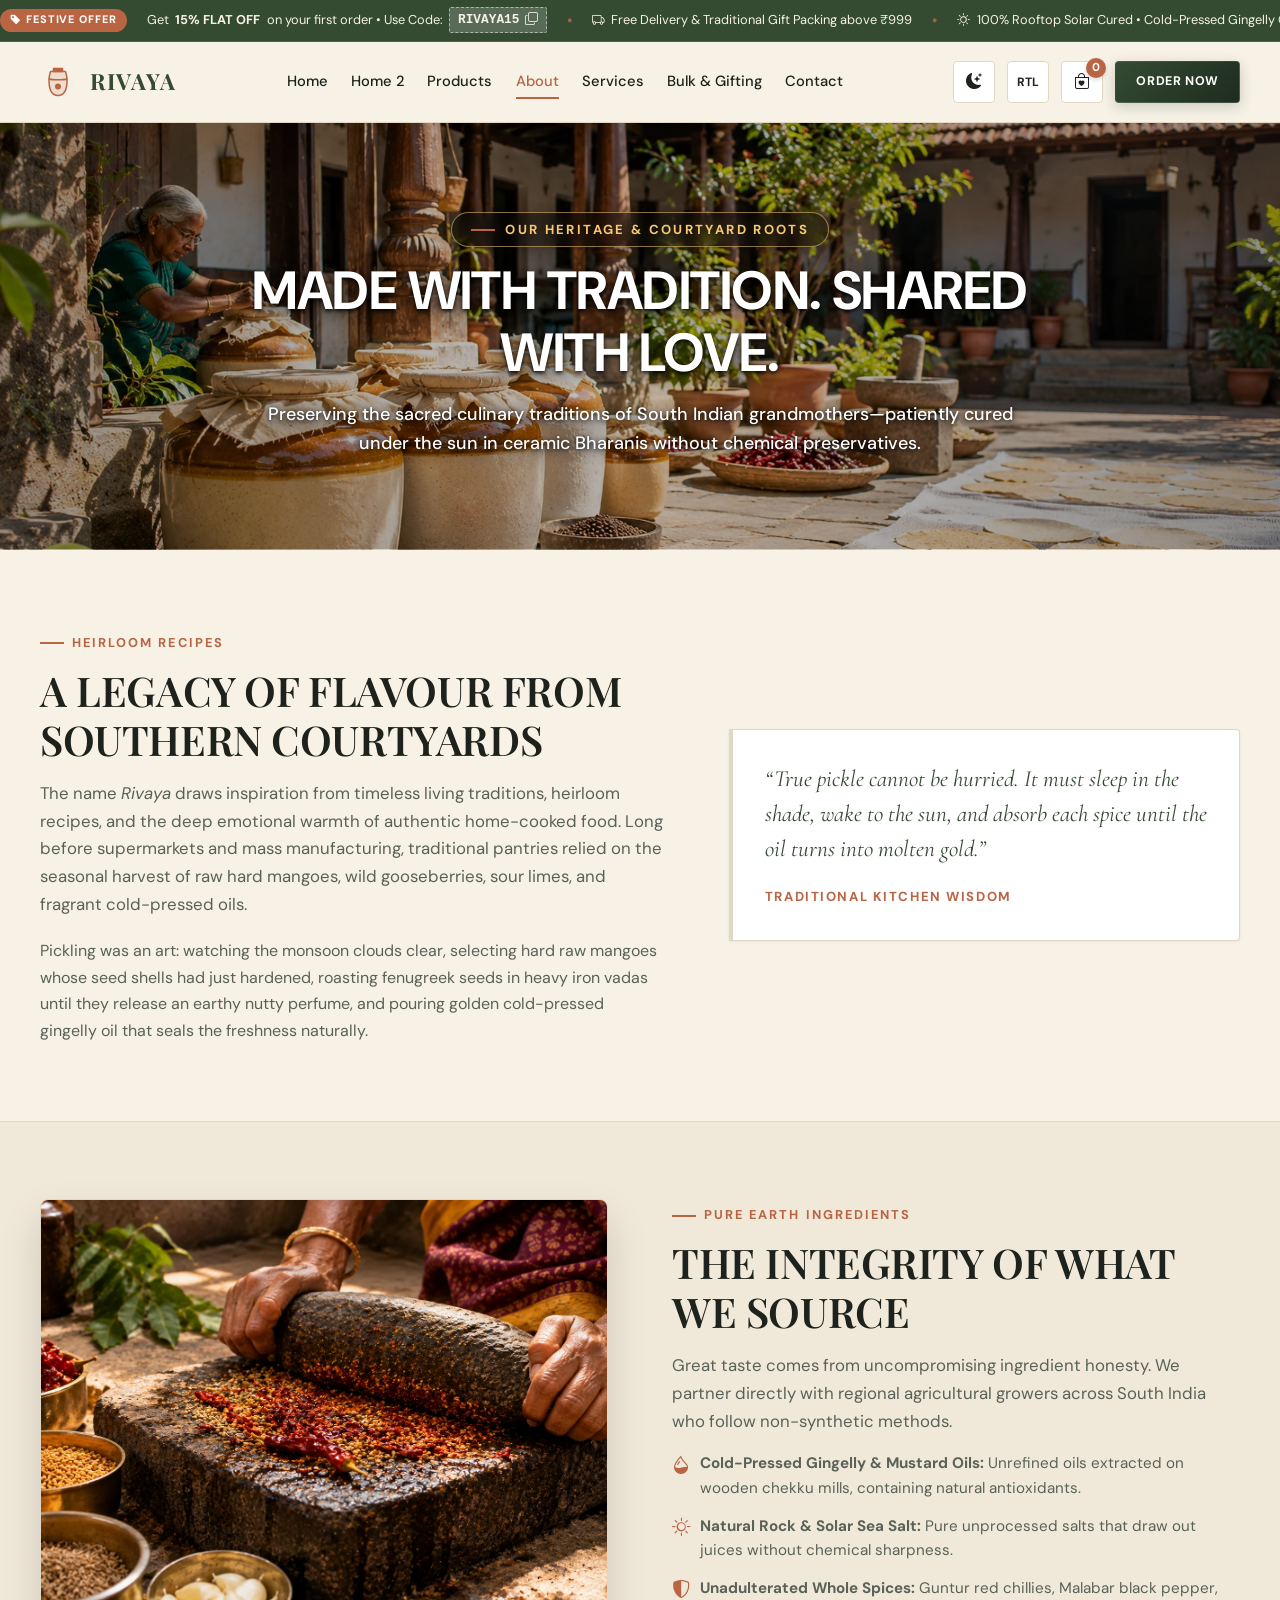
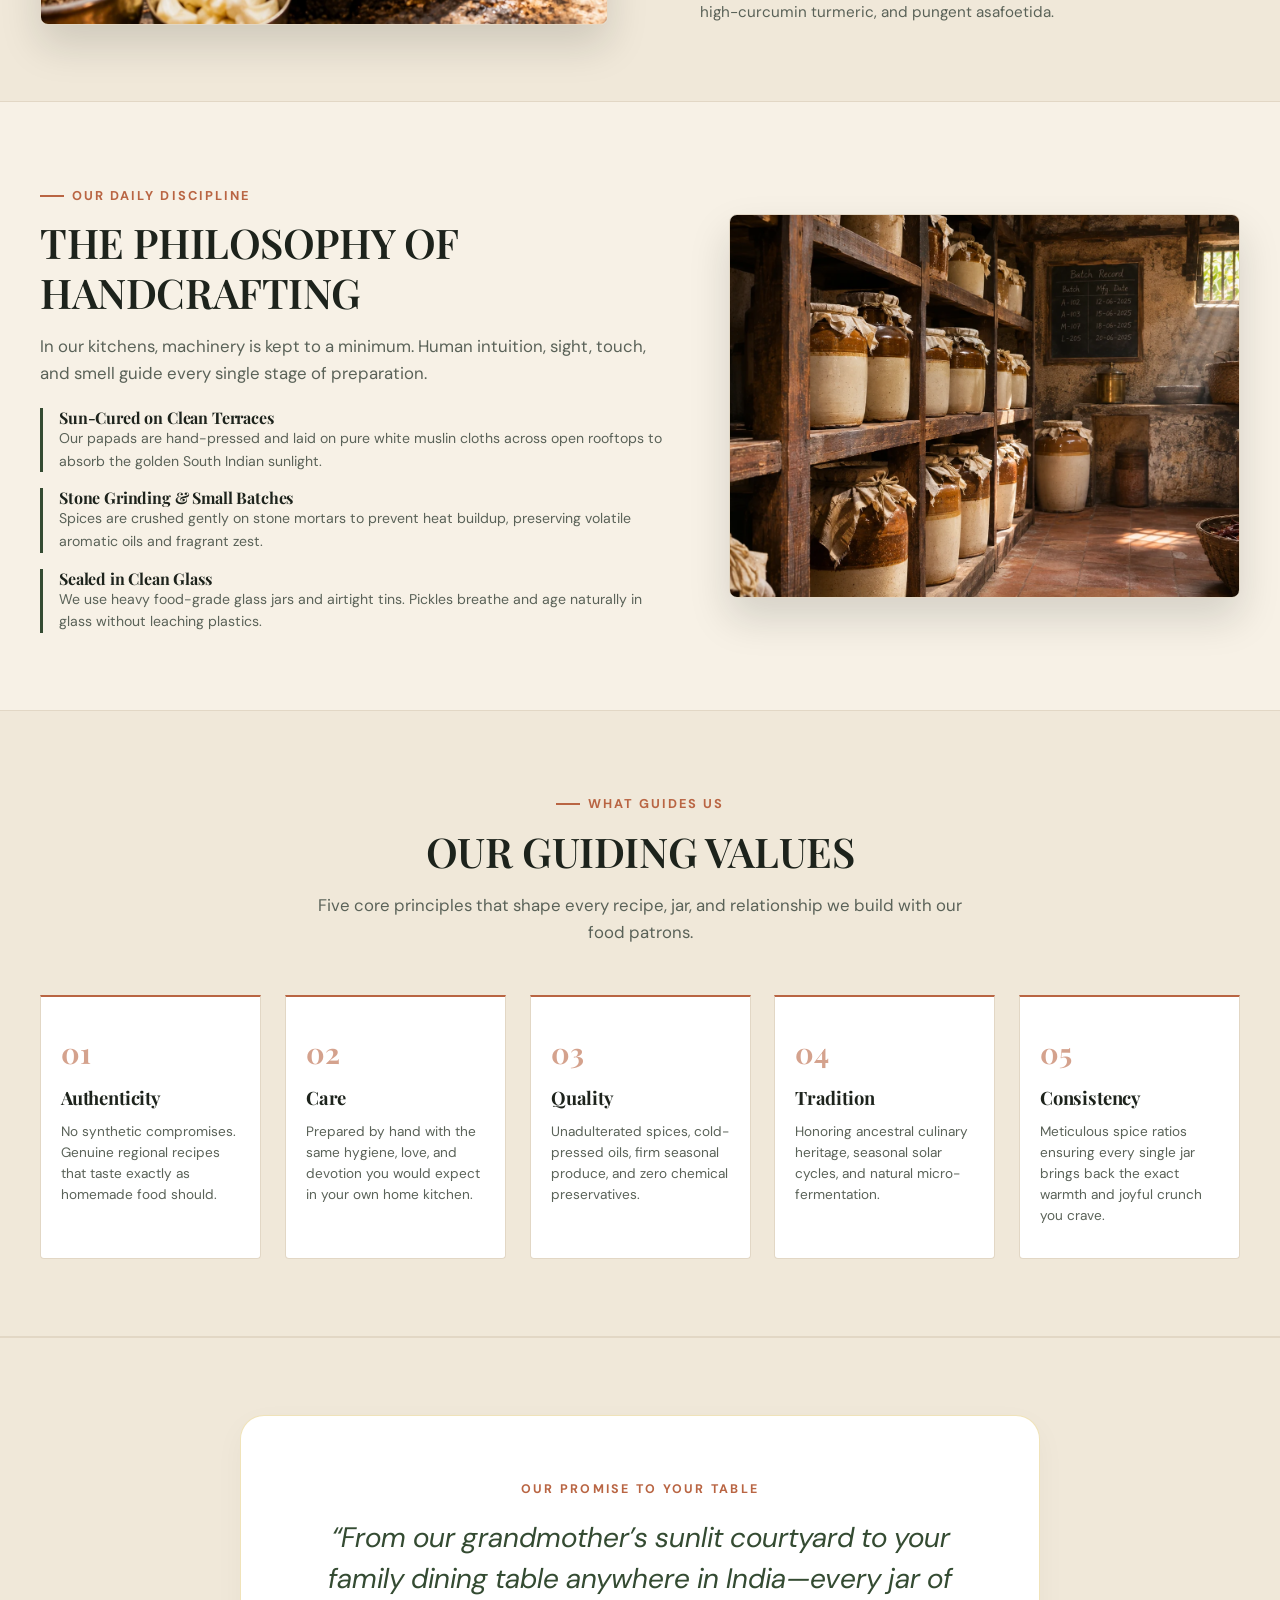
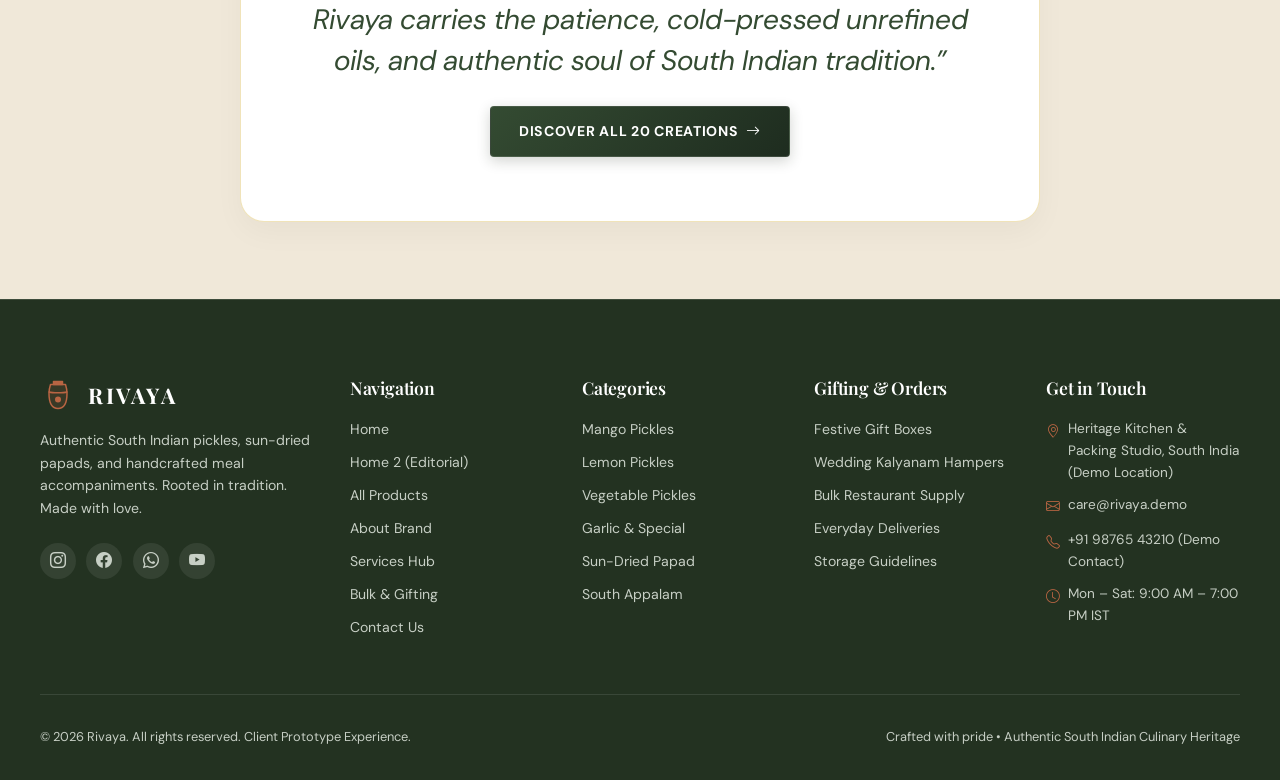
<file: about.html>
<!DOCTYPE html>
<html lang="en" dir="ltr" data-theme="light">
<head>
  <meta charset="UTF-8" />
  <meta name="viewport" content="width=device-width, initial-scale=1.0" />
  <title>Our Story & Heritage | RIVAYA</title>
  <meta name="description" content="Discover the story behind Rivaya. Handcrafted South Indian pickles and sun-dried papads rooted in family traditions, natural ingredients, and regional food culture." />
  <meta property="og:title" content="RIVAYA — About Our Culinary Heritage" />
  <meta property="og:description" content="Made with tradition. Shared with love. Rooted in authentic family recipes and artisanal food craftsmanship." />
  
  <!-- Bootstrap Icons CDN -->
  <link rel="stylesheet" href="https://cdn.jsdelivr.net/npm/bootstrap-icons@1.11.3/font/bootstrap-icons.min.css" />
  <!-- Main Stylesheet -->
  <link rel="stylesheet" href="assets/css/style.css" />
  <!-- Favicon (Traditional Indian Pickle Bharani Vessel Brand Logo) -->
  <link rel="icon" type="image/svg+xml" href="assets/images/favicon.svg" />
  <link rel="icon" type="image/png" sizes="32x32" href="assets/images/favicon.png" />
  <link rel="apple-touch-icon" sizes="180x180" href="assets/images/apple-touch-icon.png" />
</head>
<body>

  <!-- GLOBAL HEADER -->
    <!-- TOP ANNOUNCEMENT BAR (DISCOUNT & FESTIVE OFFERS) -->
    <!-- TOP ANNOUNCEMENT BAR (CONTINUOUS MOVING TICKER) -->
  <aside class="site-announcement-bar" aria-label="Special Offers">
    <div class="announcement-ticker-track">
      <div class="announcement-ticker-content">
        <span class="announcement-pill"><i class="bi bi-tag-fill"></i> Festive Offer</span>
        <span class="announcement-text">Get <strong>15% FLAT OFF</strong> on your first order • Use Code: <span class="coupon-code-pill" onclick="copyCouponCode('RIVAYA15')" title="Click to copy coupon">RIVAYA15 <i class="bi bi-copy"></i></span></span>
        <span class="announcement-sep">•</span>
        <span class="announcement-text"><i class="bi bi-truck"></i> Free Delivery & Traditional Gift Packing above ₹999</span>
        <span class="announcement-sep">•</span>
        <span class="announcement-text"><i class="bi bi-sun"></i> 100% Rooftop Solar Cured • Cold-Pressed Gingelly Oil</span>
        <span class="announcement-sep">•</span>
        <a href="products.html" class="announcement-link">Shop Collection <i class="bi bi-arrow-right"></i></a>
        <span class="announcement-sep">•</span>
      </div>
      <div class="announcement-ticker-content" aria-hidden="true">
        <span class="announcement-pill"><i class="bi bi-tag-fill"></i> Festive Offer</span>
        <span class="announcement-text">Get <strong>15% FLAT OFF</strong> on your first order • Use Code: <span class="coupon-code-pill" onclick="copyCouponCode('RIVAYA15')" title="Click to copy coupon">RIVAYA15 <i class="bi bi-copy"></i></span></span>
        <span class="announcement-sep">•</span>
        <span class="announcement-text"><i class="bi bi-truck"></i> Free Delivery & Traditional Gift Packing above ₹999</span>
        <span class="announcement-sep">•</span>
        <span class="announcement-text"><i class="bi bi-sun"></i> 100% Rooftop Solar Cured • Cold-Pressed Gingelly Oil</span>
        <span class="announcement-sep">•</span>
        <a href="products.html" class="announcement-link">Shop Collection <i class="bi bi-arrow-right"></i></a>
        <span class="announcement-sep">•</span>
      </div>
    </div>
  </aside>
  <header class="site-header" role="banner">
    <div class="container header-inner">
      <a href="index.html" class="brand-logo" aria-label="Rivaya Home">
        <svg class="logo-vessel-icon" viewBox="0 0 48 48" fill="none" xmlns="http://www.w3.org/2000/svg" aria-hidden="true">
          <path d="M18 6H30V10H18V6Z" fill="currentColor" stroke="currentColor" stroke-width="2" stroke-linejoin="round"/>
          <path d="M14 10C14 10 12 16 12 22C12 36 17 42 24 42C31 42 36 36 36 22C36 16 34 10 34 10H14Z" fill="currentColor" fill-opacity="0.15" stroke="currentColor" stroke-width="2" stroke-linejoin="round"/>
          <path d="M12 20C17 21.5 31 21.5 36 20" stroke="currentColor" stroke-width="2" stroke-linecap="round"/>
          <circle cx="24" cy="30" r="4" fill="currentColor"/>
        </svg>
        <div class="logo-text-group">
          <span class="logo-title">RIVAYA</span>
        </div>
      </a>

      <nav class="nav-links" aria-label="Primary Navigation">
        <a href="index.html" class="nav-link">Home</a>
        <a href="home-2.html" class="nav-link">Home 2</a>
        <a href="products.html" class="nav-link">Products</a>
        <a href="about.html" class="nav-link active">About</a>
        <a href="services.html" class="nav-link">Services</a>
        <a href="bulk-gifting.html" class="nav-link">Bulk & Gifting</a>
        <a href="contact.html" class="nav-link">Contact</a>
      </nav>

      <div class="header-actions">
        <button type="button" class="btn-icon-only theme-toggle-btn theme-btn-desktop" aria-label="Toggle theme">
          <i class="bi bi-moon-stars-fill"></i>
        </button>
        <button type="button" class="btn-icon-only rtl-toggle-btn rtl-btn-desktop" aria-label="Toggle text direction">
          <span class="btn-label" style="font-size: 0.75rem; font-weight: 700;">RTL</span>
        </button>
        <button type="button" class="cart-trigger" aria-label="View shopping basket">
          <i class="bi bi-bag-heart"></i>
          <span class="cart-badge" aria-live="polite">0</span>
        </button>
        <button type="button" class="btn btn-primary btn-sm order-now-btn">
          Order Now
        </button>
        <button type="button" class="menu-trigger" aria-label="Open mobile menu" aria-expanded="false" aria-controls="mobileDrawer">
          <i class="bi bi-list"></i>
        </button>
      </div>
    </div>
  </header>

  <!-- MOBILE DRAWER -->
  <div class="mobile-drawer-overlay" aria-hidden="true"></div>
  <aside class="mobile-drawer" id="mobileDrawer" aria-label="Mobile Navigation">
    <div class="mobile-drawer-header">
      <div class="brand-logo" style="gap: 0.65rem;">
        <svg class="logo-vessel-icon" style="width: 28px; height: 28px;" viewBox="0 0 48 48" fill="none" xmlns="http://www.w3.org/2000/svg" aria-hidden="true">
          <path d="M18 6H30V10H18V6Z" fill="currentColor" stroke="currentColor" stroke-width="2" stroke-linejoin="round"/>
          <path d="M14 10C14 10 12 16 12 22C12 36 17 42 24 42C31 42 36 36 36 22C36 16 34 10 34 10H14Z" fill="currentColor" fill-opacity="0.15" stroke="currentColor" stroke-width="2" stroke-linejoin="round"/>
          <path d="M12 20C17 21.5 31 21.5 36 20" stroke="currentColor" stroke-width="2" stroke-linecap="round"/>
          <circle cx="24" cy="30" r="4" fill="currentColor"/>
        </svg>
        <span class="logo-title" style="font-size: 1.25rem;">RIVAYA</span>
      </div>
      <button type="button" class="btn-icon-only mobile-drawer-close" aria-label="Close menu">
        <i class="bi bi-x-lg"></i>
      </button>
    </div>

    <!-- Quick Cart Access inside Hamburger Menu -->
    <div class="mobile-drawer-cart-box">
      <button type="button" class="mobile-drawer-cart-trigger cart-trigger" aria-label="View shopping basket">
        <div class="drawer-cart-content">
          <i class="bi bi-bag-heart"></i>
          <div>
            <div class="drawer-cart-title">Shopping Basket</div>
            <div class="drawer-cart-sub">View items & checkout</div>
          </div>
        </div>
        <span class="cart-badge drawer-cart-badge" aria-live="polite">0</span>
      </button>
    </div>
    <nav class="mobile-nav-links">
      <a href="index.html" class="mobile-nav-link">Home <i class="bi bi-chevron-right"></i></a>
      <a href="home-2.html" class="mobile-nav-link">Home 2 <i class="bi bi-chevron-right"></i></a>
      <a href="products.html" class="mobile-nav-link">Products <i class="bi bi-chevron-right"></i></a>
      <a href="about.html" class="mobile-nav-link active">About <i class="bi bi-chevron-right"></i></a>
      <a href="services.html" class="mobile-nav-link">Services <i class="bi bi-chevron-right"></i></a>
      <a href="bulk-gifting.html" class="mobile-nav-link">Bulk & Gifting <i class="bi bi-chevron-right"></i></a>
      <a href="contact.html" class="mobile-nav-link">Contact <i class="bi bi-chevron-right"></i></a>
    </nav>
    <div class="mobile-drawer-footer">
      <div class="mobile-toggles-row">
        <button type="button" class="toggle-card-btn theme-toggle-btn">
          <i class="bi bi-moon-stars-fill"></i>
          <span class="btn-label">Dark</span>
        </button>
        <button type="button" class="toggle-card-btn rtl-toggle-btn">
          <i class="bi bi-translate"></i>
          <span class="btn-label">RTL</span>
        </button>
      </div>
      <button type="button" class="btn btn-primary order-now-btn" style="width: 100%;">
        Order Now
      </button>
    </div>
  </aside>

  <!-- CART DRAWER -->
  <div class="cart-overlay" aria-hidden="true"></div>
  <aside class="cart-drawer" role="dialog" aria-modal="true" aria-label="Your Shopping Basket">
    <div class="cart-drawer-header">
      <h3 class="cart-drawer-title">
        <i class="bi bi-bag-heart-fill" style="color: var(--color-secondary);"></i>
        Your Basket
      </h3>
      <div style="display: flex; align-items: center; gap: 0.75rem;">
        <span class="cart-drawer-count">0 items</span>
        <button type="button" class="btn-icon-only cart-drawer-close" aria-label="Close basket">
          <i class="bi bi-x-lg"></i>
        </button>
      </div>
    </div>
    <div class="cart-items-container"></div>
    <div class="cart-drawer-footer">
      <div class="cart-shipping-notice">
        <i class="bi bi-truck"></i>
        <span>Free traditional packing on orders above ₹999</span>
      </div>
      <div class="cart-summary-row">
        <span>Estimated Subtotal</span>
        <span class="cart-subtotal-val" style="font-weight: 600;">₹0</span>
      </div>
      <div class="cart-total-row">
        <span>Total (Demo)</span>
        <span class="cart-total-val">₹0</span>
      </div>
      <button type="button" class="btn btn-secondary cart-checkout-btn" style="width: 100%;">
        <i class="bi bi-send-check"></i> Enquire / Order Summary
      </button>
      <p class="cart-demo-notice">
        * Prototype retail store: prices shown are illustrative demo values.
      </p>
    </div>
  </aside>

  <!-- ======================================================================
       MAIN CONTENT: ABOUT STORYTELLING
       ====================================================================== -->
  <main id="mainContent">

        <!-- ------------------------------------------------------------------
         SECTION 01 — STORY HERO (Unified Hero)
         ------------------------------------------------------------------ -->
    <section class="page-hero-banner hero-about" aria-labelledby="storyHeroHeadline">
      <div class="container hero-banner-container">
        <span class="section-meta">Our Heritage &amp; Courtyard Roots</span>
        <h1 id="storyHeroHeadline" class="section-heading">
          MADE WITH TRADITION. SHARED WITH LOVE.
        </h1>
        <p class="section-description" style="margin-inline: auto;">
          Preserving the sacred culinary traditions of South Indian grandmothers—patiently cured under the sun in ceramic Bharanis without chemical preservatives.
        </p>
      </div>
    </section>

    <!-- ------------------------------------------------------------------
         SECTION 02 — OUR ROOTS & CULTURAL MEMORIES
         ------------------------------------------------------------------ -->
    <section class="section-spacing our-roots-section" aria-labelledby="rootsHeadline">
      <div class="container">
        <div class="roots-narrative-layout">
          <div>
            <span class="section-meta">Heirloom Recipes</span>
            <h2 id="rootsHeadline" class="section-heading">
              A LEGACY OF FLAVOUR FROM SOUTHERN COURTYARDS
            </h2>
            <p class="section-description" style="margin-bottom: 1.25rem;">
              The name <em>Rivaya</em> draws inspiration from timeless living traditions, heirloom recipes, and the deep emotional warmth of authentic home-cooked food. Long before supermarkets and mass manufacturing, traditional pantries relied on the seasonal harvest of raw hard mangoes, wild gooseberries, sour limes, and fragrant cold-pressed oils.
            </p>
            <p style="color: var(--text-muted); line-height: 1.65;">
              Pickling was an art: watching the monsoon clouds clear, selecting hard raw mangoes whose seed shells had just hardened, roasting fenugreek seeds in heavy iron vadas until they release an earthy nutty perfume, and pouring golden cold-pressed gingelly oil that seals the freshness naturally.
            </p>
          </div>

          <!-- Editorial Narrative Quote Card -->
          <div class="narrative-quote-card">
            <p class="narrative-quote">
              “True pickle cannot be hurried. It must sleep in the shade, wake to the sun, and absorb each spice until the oil turns into molten gold.”
            </p>
            <span class="narrative-author">Traditional Kitchen Wisdom</span>
          </div>
        </div>
      </div>
    </section>

    <!-- ------------------------------------------------------------------
         SECTION 03 — THE INGREDIENT STORY (Visual Ingredient Narrative)
         ------------------------------------------------------------------ -->
    <section class="section-spacing" style="background-color: var(--bg-surface-subtle); border-block: 1px solid var(--border-color);" aria-labelledby="ingredientStoryHeadline">
      <div class="container">
        <div class="story-hero-grid">
          <div class="story-hero-photo">
            <img src="assets/images/story-stone-pounding.webp" alt="Traditional Indian clay bowls filled with whole spices and raw produce" loading="lazy" />
          </div>
          <div>
            <span class="section-meta">Pure Earth Ingredients</span>
            <h2 id="ingredientStoryHeadline" class="section-heading">
              THE INTEGRITY OF WHAT WE SOURCE
            </h2>
            <p class="section-description" style="margin-bottom: 1rem;">
              Great taste comes from uncompromising ingredient honesty. We partner directly with regional agricultural growers across South India who follow non-synthetic methods.
            </p>
            <ul style="display: flex; flex-direction: column; gap: 0.85rem; color: var(--text-muted); font-size: 0.95rem;">
              <li style="display: flex; gap: 0.65rem;">
                <i class="bi bi-droplet-half" style="color: var(--color-secondary); font-size: 1.15rem;"></i>
                <span><strong>Cold-Pressed Gingelly & Mustard Oils:</strong> Unrefined oils extracted on wooden chekku mills, containing natural antioxidants.</span>
              </li>
              <li style="display: flex; gap: 0.65rem;">
                <i class="bi bi-sun" style="color: var(--color-secondary); font-size: 1.15rem;"></i>
                <span><strong>Natural Rock & Solar Sea Salt:</strong> Pure unprocessed salts that draw out juices without chemical sharpness.</span>
              </li>
              <li style="display: flex; gap: 0.65rem;">
                <i class="bi bi-shield-shaded" style="color: var(--color-secondary); font-size: 1.15rem;"></i>
                <span><strong>Unadulterated Whole Spices:</strong> Guntur red chillies, Malabar black pepper, high-curcumin turmeric, and pungent asafoetida.</span>
              </li>
            </ul>
          </div>
        </div>
      </div>
    </section>

    <!-- ------------------------------------------------------------------
         SECTION 04 — PREPARATION PHILOSOPHY (Terrace Sun-Drying Craft)
         ------------------------------------------------------------------ -->
    <section class="section-spacing" aria-labelledby="philosophyHeadline">
      <div class="container">
        <div class="roots-narrative-layout">
          <div>
            <span class="section-meta">Our Daily Discipline</span>
            <h2 id="philosophyHeadline" class="section-heading">
              THE PHILOSOPHY OF HANDCRAFTING
            </h2>
            <p class="section-description" style="margin-bottom: 1.25rem;">
              In our kitchens, machinery is kept to a minimum. Human intuition, sight, touch, and smell guide every single stage of preparation.
            </p>
            <div style="display: flex; flex-direction: column; gap: 1rem;">
              <div style="border-inline-start: 3px solid var(--color-primary); padding-inline-start: 1rem;">
                <h4 style="font-weight: 700; font-size: 1rem;">Sun-Cured on Clean Terraces</h4>
                <p style="font-size: 0.88rem; color: var(--text-muted);">
                  Our papads are hand-pressed and laid on pure white muslin cloths across open rooftops to absorb the golden South Indian sunlight.
                </p>
              </div>
              <div style="border-inline-start: 3px solid var(--color-primary); padding-inline-start: 1rem;">
                <h4 style="font-weight: 700; font-size: 1rem;">Stone Grinding & Small Batches</h4>
                <p style="font-size: 0.88rem; color: var(--text-muted);">
                  Spices are crushed gently on stone mortars to prevent heat buildup, preserving volatile aromatic oils and fragrant zest.
                </p>
              </div>
              <div style="border-inline-start: 3px solid var(--color-primary); padding-inline-start: 1rem;">
                <h4 style="font-weight: 700; font-size: 1rem;">Sealed in Clean Glass</h4>
                <p style="font-size: 0.88rem; color: var(--text-muted);">
                  We use heavy food-grade glass jars and airtight tins. Pickles breathe and age naturally in glass without leaching plastics.
                </p>
              </div>
            </div>
          </div>
          <div class="story-hero-photo">
            <img src="assets/images/story-bharani-cellar.webp" alt="Village women sun drying hundreds of papad discs under golden sunrise on an open terrace" loading="lazy" />
          </div>
        </div>
      </div>
    </section>

    <!-- ------------------------------------------------------------------
         SECTION 05 — BRAND VALUES (Typography-Led Composition)
         ------------------------------------------------------------------ -->
    <section class="section-spacing values-typography-section" aria-labelledby="valuesHeadline">
      <div class="container">
        <div style="text-align: center; max-width: 650px; margin-inline: auto; margin-bottom: 3rem;">
          <span class="section-meta">What Guides Us</span>
          <h2 id="valuesHeadline" class="section-heading">
            OUR GUIDING VALUES
          </h2>
          <p class="section-description">
            Five core principles that shape every recipe, jar, and relationship we build with our food patrons.
          </p>
        </div>

        <div class="values-editorial-stack">
          <!-- 01 Authenticity -->
          <div class="value-card-editorial">
            <span class="value-num">01</span>
            <h3 class="value-title">Authenticity</h3>
            <p class="value-desc">No synthetic compromises. Genuine regional recipes that taste exactly as homemade food should.</p>
          </div>

          <!-- 02 Care -->
          <div class="value-card-editorial">
            <span class="value-num">02</span>
            <h3 class="value-title">Care</h3>
            <p class="value-desc">Prepared by hand with the same hygiene, love, and devotion you would expect in your own home kitchen.</p>
          </div>

          <!-- 03 Quality -->
          <div class="value-card-editorial">
            <span class="value-num">03</span>
            <h3 class="value-title">Quality</h3>
            <p class="value-desc">Unadulterated spices, cold-pressed oils, firm seasonal produce, and zero chemical preservatives.</p>
          </div>

          <!-- 04 Tradition -->
          <div class="value-card-editorial">
            <span class="value-num">04</span>
            <h3 class="value-title">Tradition</h3>
            <p class="value-desc">Honoring ancestral culinary heritage, seasonal solar cycles, and natural micro-fermentation.</p>
          </div>

          <!-- 05 Consistency -->
          <div class="value-card-editorial">
            <span class="value-num">05</span>
            <h3 class="value-title">Consistency</h3>
            <p class="value-desc">Meticulous spice ratios ensuring every single jar brings back the exact warmth and joyful crunch you crave.</p>
          </div>
        </div>
      </div>
    </section>

    <!-- ------------------------------------------------------------------
         SECTION 06 — FINAL BRAND CTA
         ------------------------------------------------------------------ -->
    <!-- ------------------------------------------------------------------
         SECTION 06 — EDITORIAL HERITAGE ENDNOTE (Light Cream & Gold)
         ------------------------------------------------------------------ -->
    <section class="about-editorial-endnote-section" aria-label="Heritage Endnote">
      <div class="container">
        <div class="about-endnote-card">
          
          <span class="endnote-meta">Our Promise to Your Table</span>
          <blockquote class="endnote-quote">
            &ldquo;From our grandmother&rsquo;s sunlit courtyard to your family dining table anywhere in India&mdash;every jar of Rivaya carries the patience, cold-pressed unrefined oils, and authentic soul of South Indian tradition.&rdquo;
          </blockquote>
          <a href="products.html" class="btn btn-primary">
            DISCOVER ALL 20 CREATIONS <i class="bi bi-arrow-right"></i>
          </a>
        </div>
      </div>
    </section>

  </main>

  <!-- GLOBAL FOOTER -->
  <footer class="site-footer" role="contentinfo">
    <div class="container">
      <div class="footer-top-grid">
        <div class="footer-brand-col">
          <a href="index.html" class="footer-brand-logo" aria-label="Rivaya Home">
            <svg class="logo-vessel-icon" viewBox="0 0 48 48" fill="none" xmlns="http://www.w3.org/2000/svg" aria-hidden="true">
              <path d="M18 6H30V10H18V6Z" fill="currentColor" stroke="currentColor" stroke-width="2" stroke-linejoin="round"/>
              <path d="M14 10C14 10 12 16 12 22C12 36 17 42 24 42C31 42 36 36 36 22C36 16 34 10 34 10H14Z" fill="currentColor" fill-opacity="0.15" stroke="currentColor" stroke-width="2" stroke-linejoin="round"/>
              <path d="M12 20C17 21.5 31 21.5 36 20" stroke="currentColor" stroke-width="2" stroke-linecap="round"/>
              <circle cx="24" cy="30" r="4" fill="currentColor"/>
            </svg>
            <span class="logo-title">RIVAYA</span>
          </a>
          <p class="footer-brand-desc">
            Authentic South Indian pickles, sun-dried papads, and handcrafted meal accompaniments. Rooted in tradition. Made with love.
          </p>
          <div class="footer-social-row">
            <a href="#" class="footer-social-btn" aria-label="Visit Instagram"><i class="bi bi-instagram"></i></a>
            <a href="#" class="footer-social-btn" aria-label="Visit Facebook"><i class="bi bi-facebook"></i></a>
            <a href="#" class="footer-social-btn" aria-label="Connect on WhatsApp"><i class="bi bi-whatsapp"></i></a>
            <a href="#" class="footer-social-btn" aria-label="Watch YouTube"><i class="bi bi-youtube"></i></a>
          </div>
        </div>

        <div>
          <h4 class="footer-col-title">Navigation</h4>
          <ul class="footer-links-list">
            <li><a href="index.html">Home</a></li>
            <li><a href="home-2.html">Home 2 (Editorial)</a></li>
            <li><a href="products.html">All Products</a></li>
            <li><a href="about.html">About Brand</a></li>
            <li><a href="services.html">Services Hub</a></li>
            <li><a href="bulk-gifting.html">Bulk & Gifting</a></li>
            <li><a href="contact.html">Contact Us</a></li>
          </ul>
        </div>

        <div>
          <h4 class="footer-col-title">Categories</h4>
          <ul class="footer-links-list">
            <li><a href="products.html?category=mango-pickles">Mango Pickles</a></li>
            <li><a href="products.html?category=lemon-pickles">Lemon Pickles</a></li>
            <li><a href="products.html?category=vegetable-pickles">Vegetable Pickles</a></li>
            <li><a href="products.html?category=garlic-special-pickles">Garlic & Special</a></li>
            <li><a href="products.html?category=traditional-papad">Sun-Dried Papad</a></li>
            <li><a href="products.html?category=appalam">South Appalam</a></li>
          </ul>
        </div>

        <div>
          <h4 class="footer-col-title">Gifting & Orders</h4>
          <ul class="footer-links-list">
            <li><a href="bulk-gifting.html">Festive Gift Boxes</a></li>
            <li><a href="bulk-gifting.html">Wedding Kalyanam Hampers</a></li>
            <li><a href="bulk-gifting.html">Bulk Restaurant Supply</a></li>
            <li><a href="services.html">Everyday Deliveries</a></li>
            <li><a href="services.html#storageCare">Storage Guidelines</a></li>
          </ul>
        </div>

        <div>
          <h4 class="footer-col-title">Get in Touch</h4>
          <ul class="footer-links-list">
            <li class="footer-contact-item">
              <i class="bi bi-geo-alt"></i>
              <span>Heritage Kitchen & Packing Studio, South India (Demo Location)</span>
            </li>
            <li class="footer-contact-item">
              <i class="bi bi-envelope"></i>
              <span>care@rivaya.demo</span>
            </li>
            <li class="footer-contact-item">
              <i class="bi bi-telephone"></i>
              <span>+91 98765 43210 (Demo Contact)</span>
            </li>
            <li class="footer-contact-item">
              <i class="bi bi-clock"></i>
              <span>Mon – Sat: 9:00 AM – 7:00 PM IST</span>
            </li>
          </ul>
        </div>
      </div>

      <div class="footer-bottom-row">
        <span>&copy; 2026 Rivaya. All rights reserved. Client Prototype Experience.</span>
        <span>Crafted with pride • Authentic South Indian Culinary Heritage</span>
      </div>
    </div>
  </footer>

  <!-- Back to Top Floating Button -->
  <button type="button" id="backToTop" class="back-to-top" aria-label="Back to top" title="Back to top">
    <i class="bi bi-chevron-up"></i>
  </button>

  <script src="assets/js/main.js"></script>
</body>
</html>
</file>
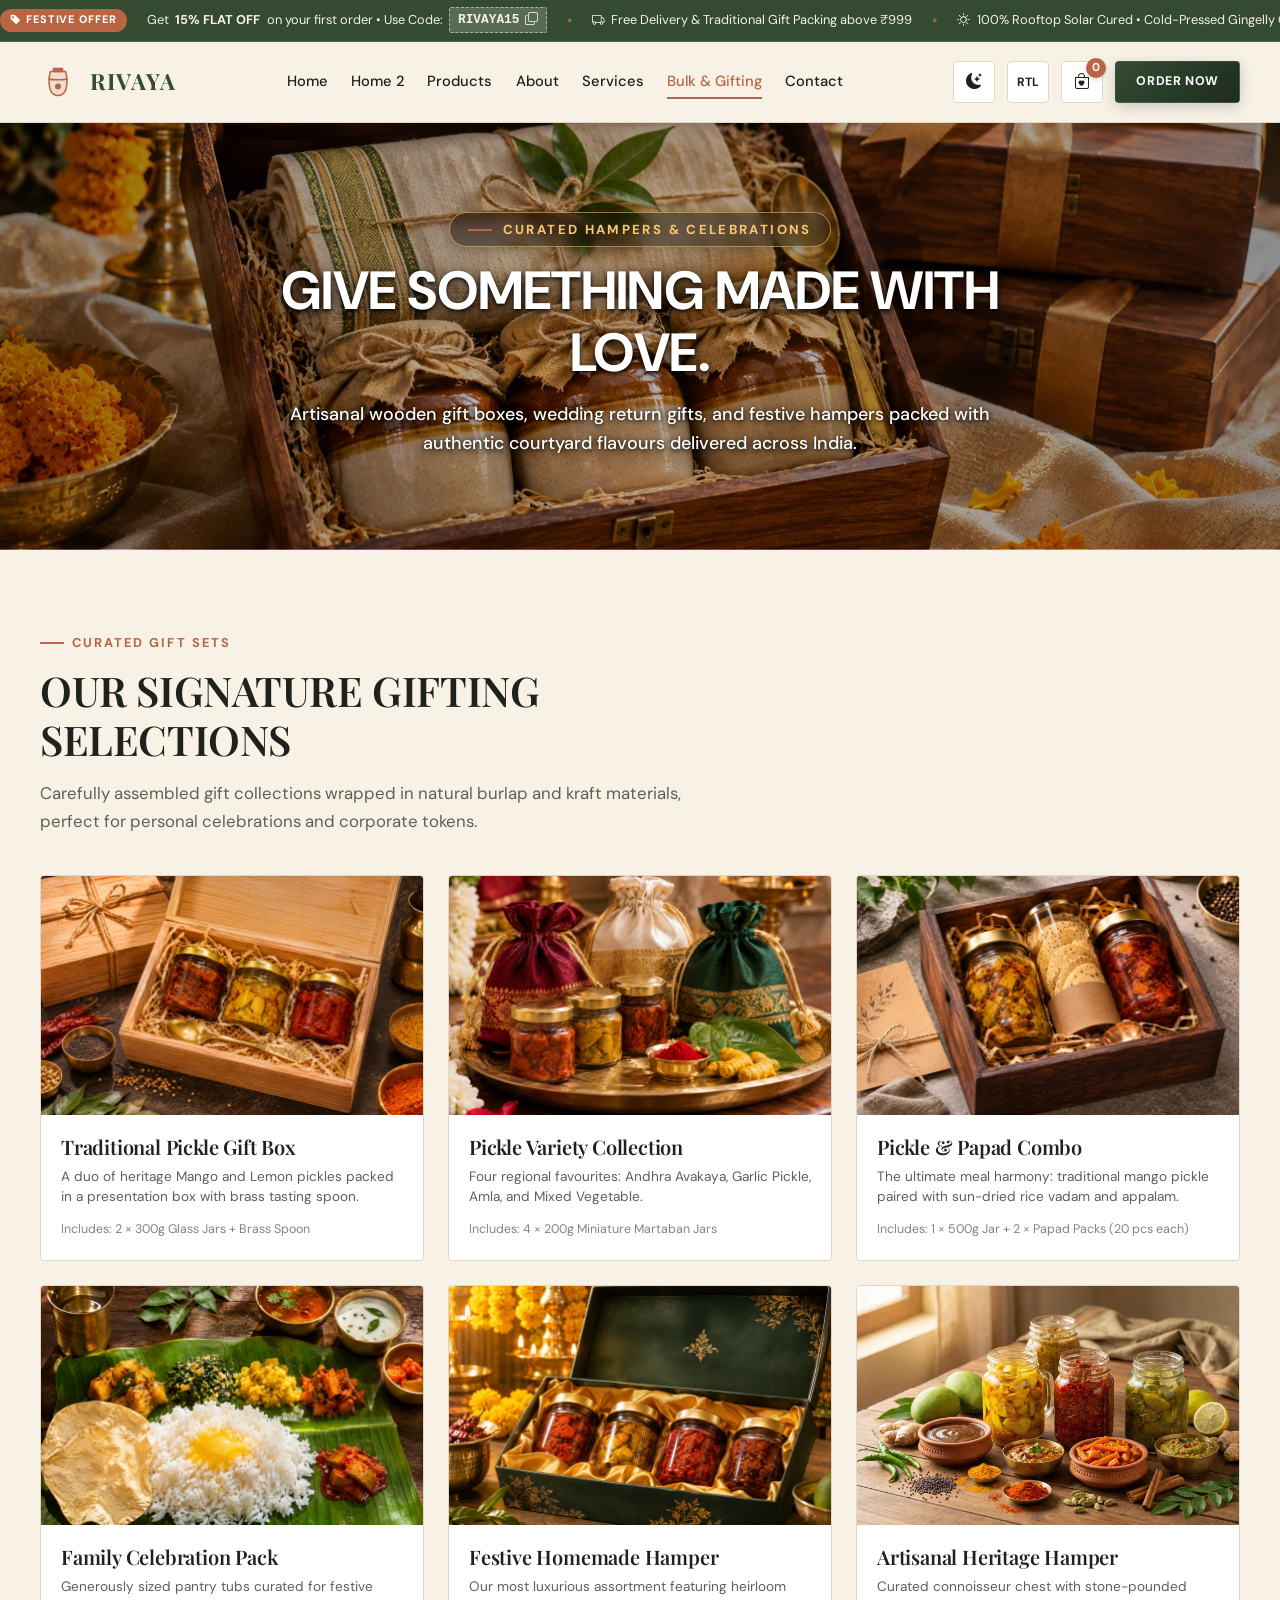
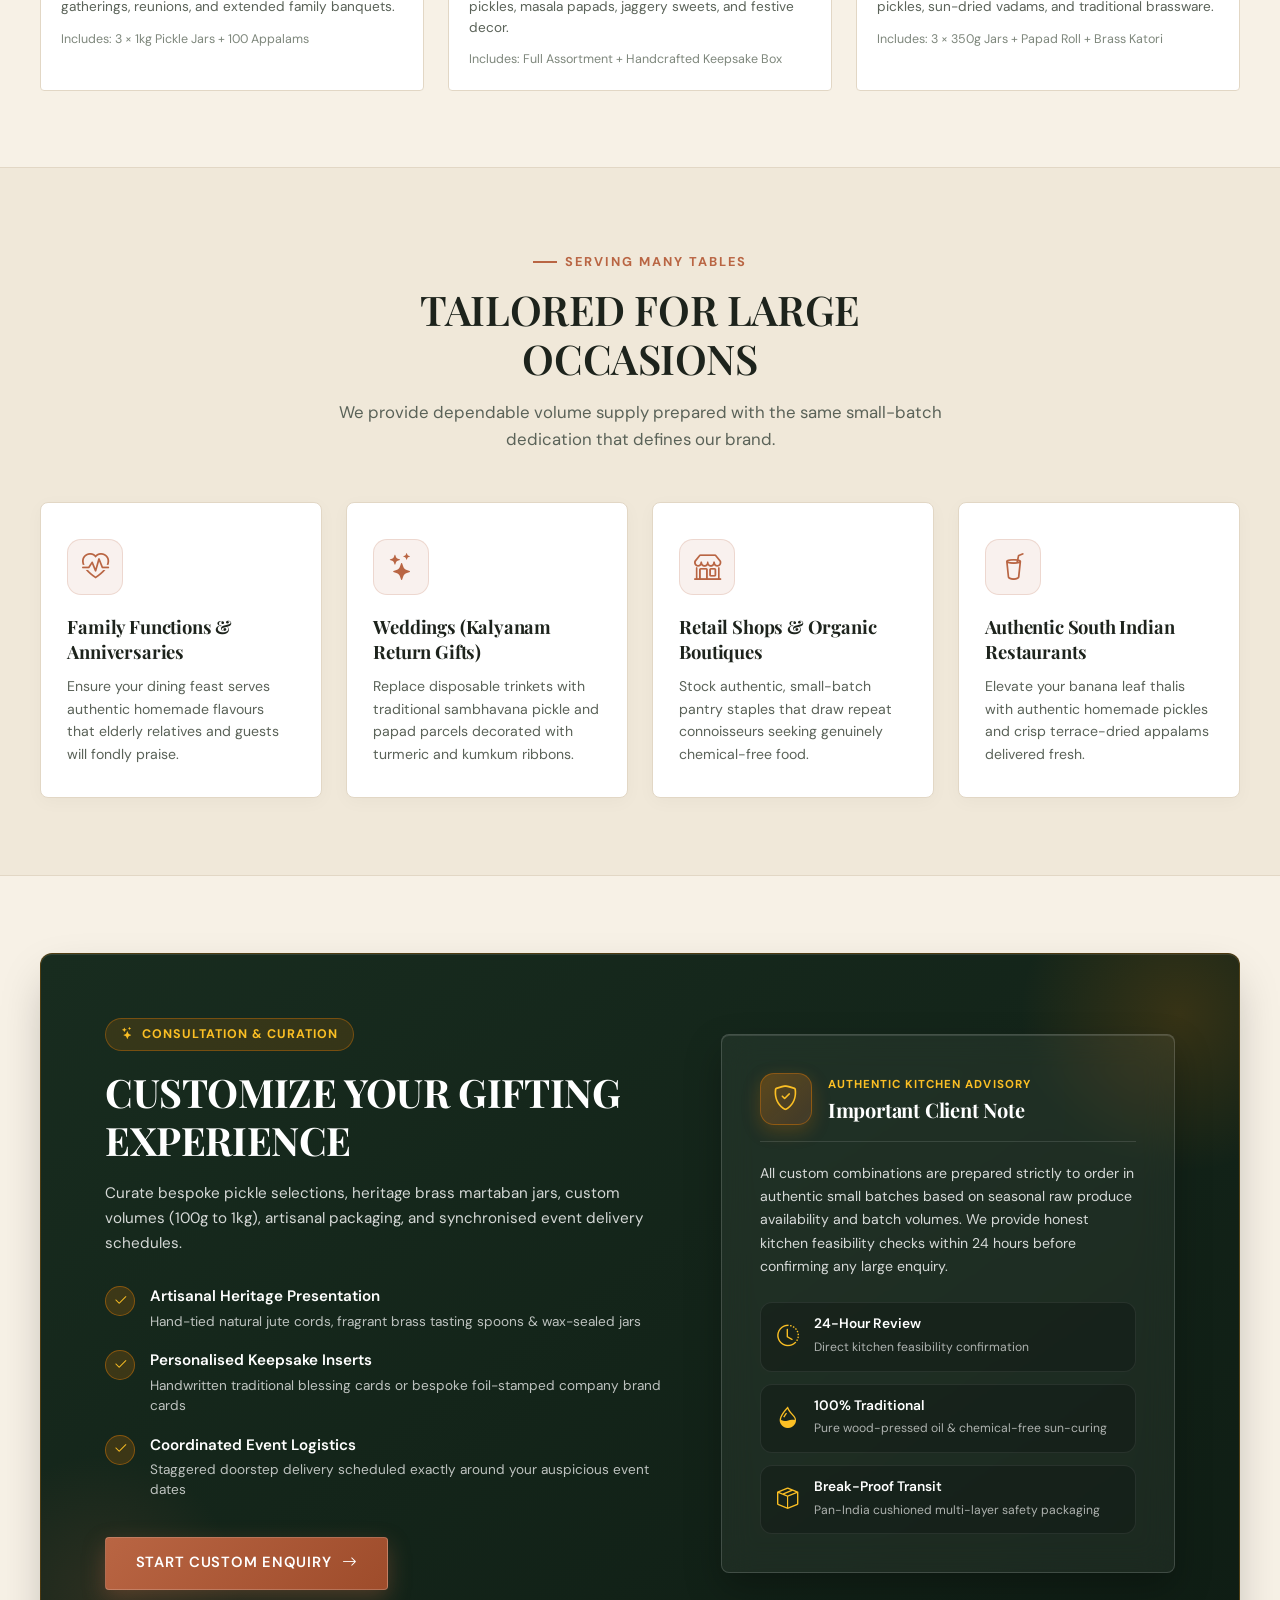
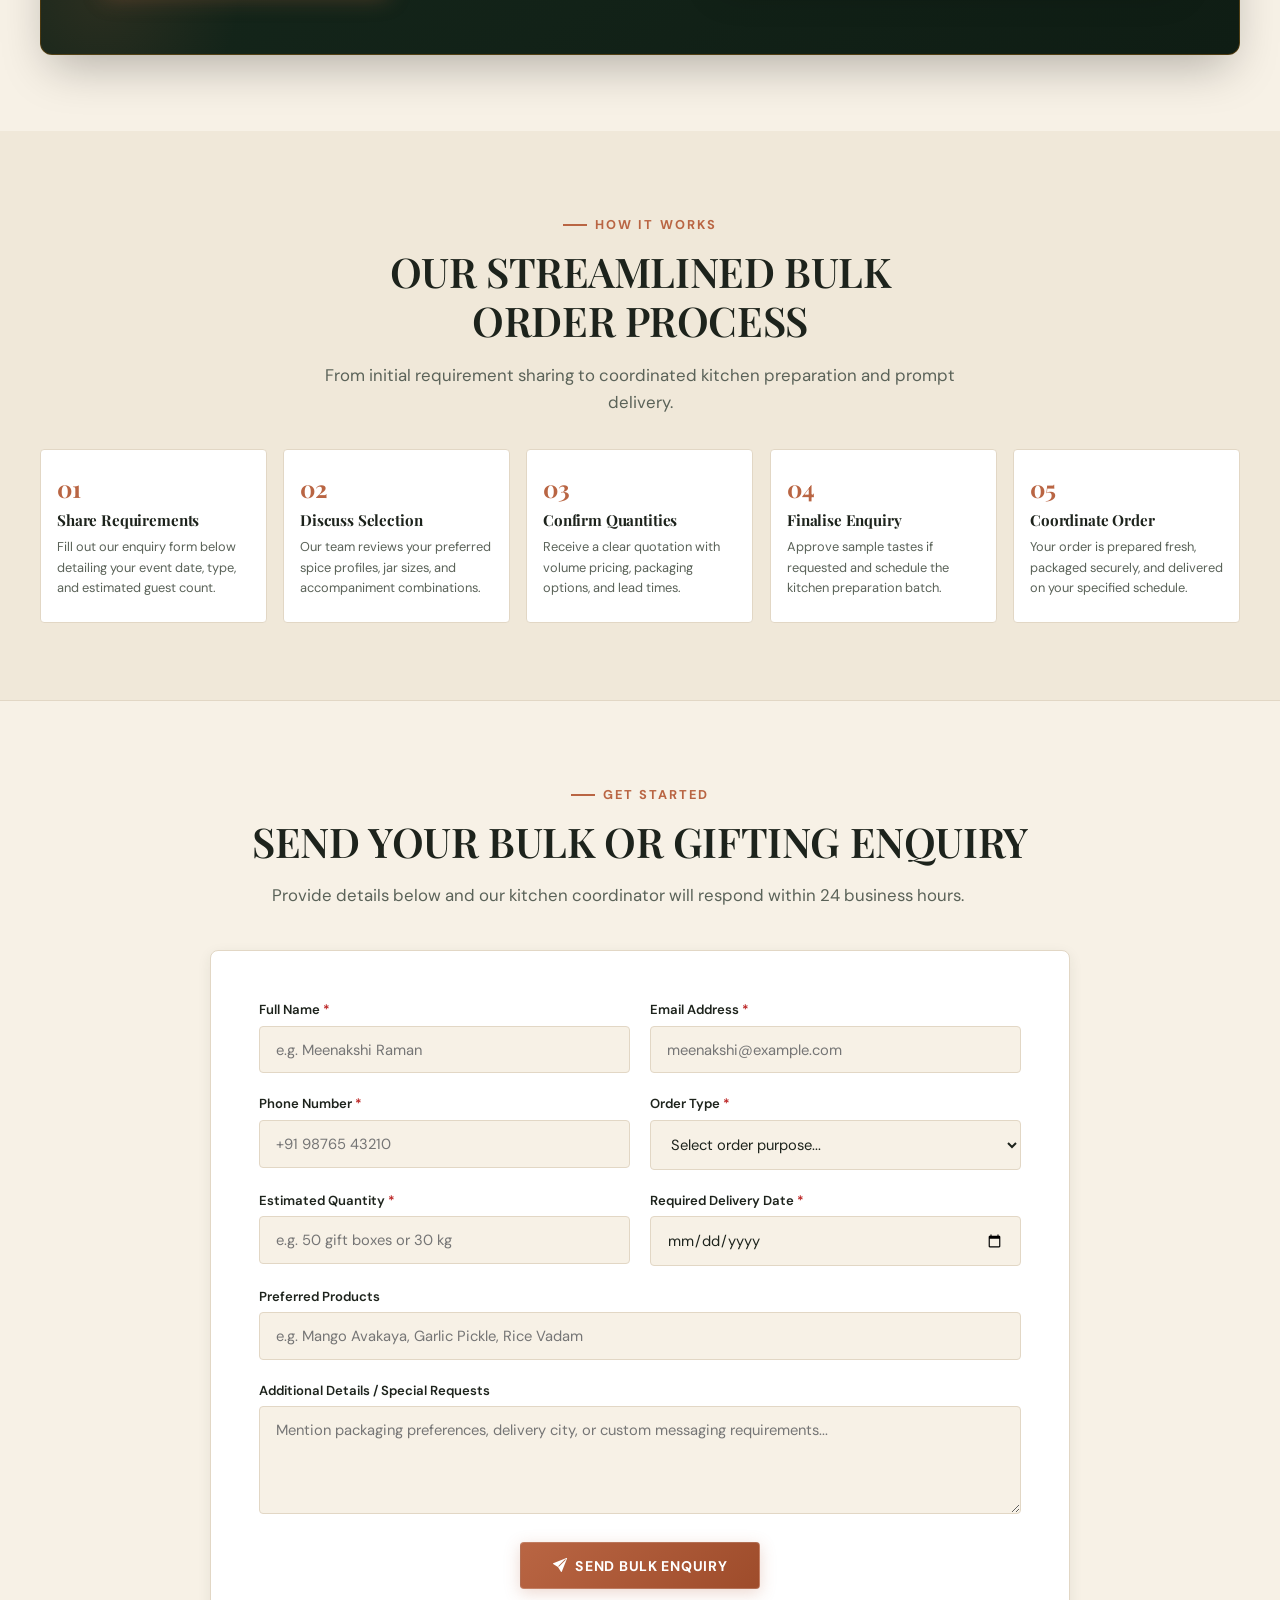
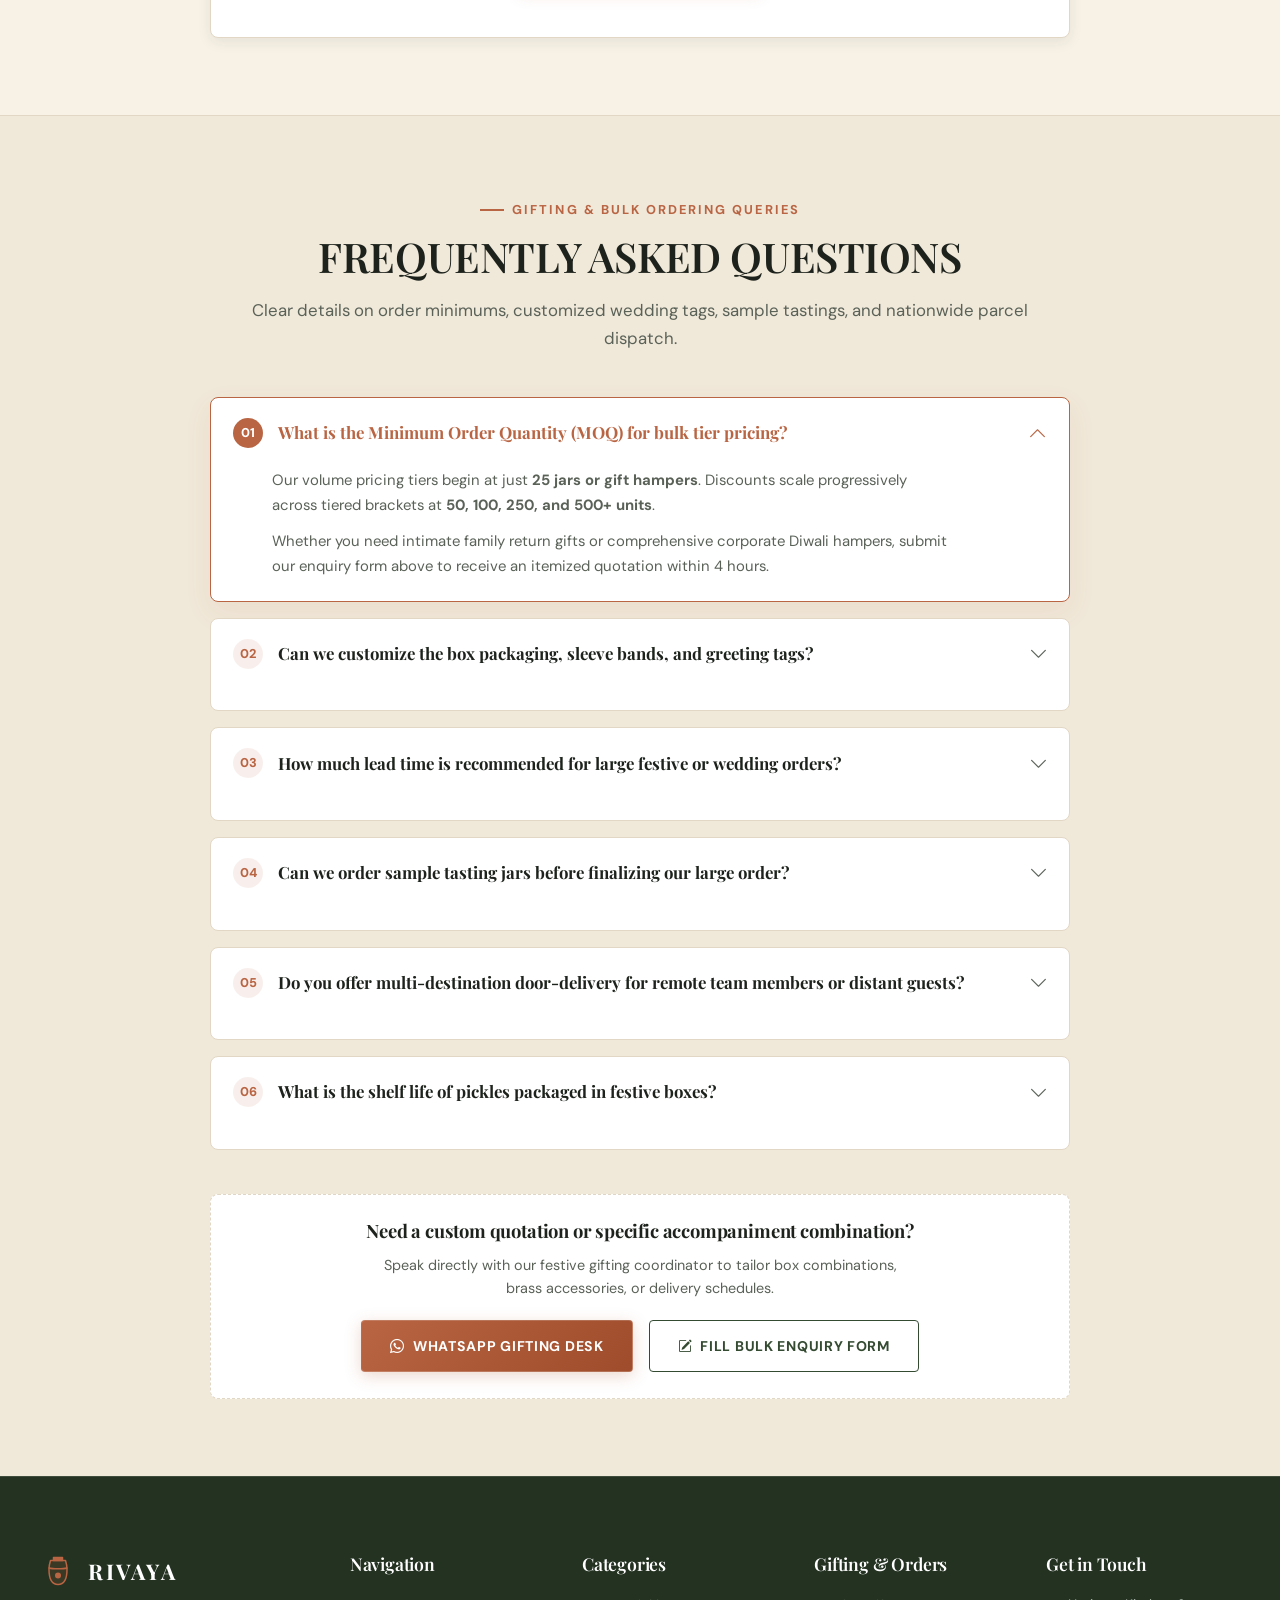
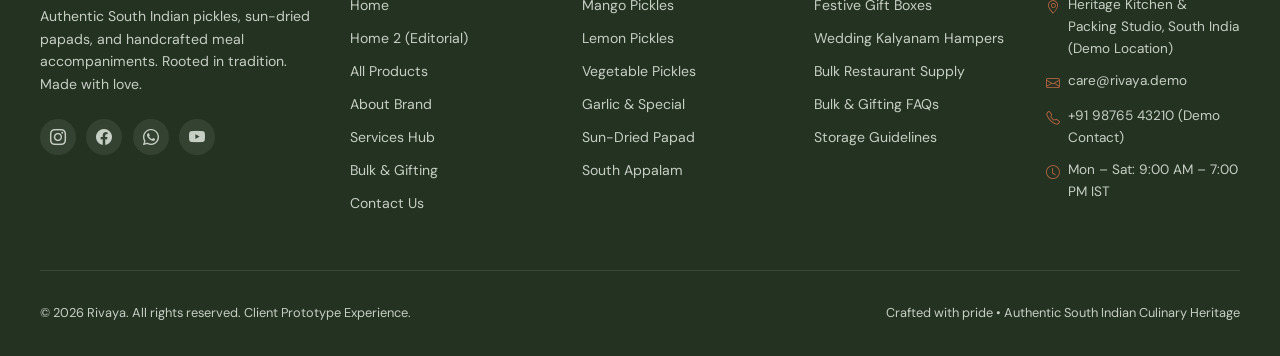
<file: bulk-gifting.html>
<!DOCTYPE html>
<html lang="en" dir="ltr" data-theme="light">
<head>
  <meta charset="UTF-8" />
  <meta name="viewport" content="width=device-width, initial-scale=1.0" />
  <title>Bulk Orders & Festive Gifting | RIVAYA</title>
  <meta name="description" content="Share the warmth of authentic homemade food. Thoughtful South Indian pickle hampers, festive wedding return gifts, and bulk supply for gatherings and dining establishments." />
  <meta property="og:title" content="RIVAYA — Bulk & Festive Gifting" />
  <meta property="og:description" content="Give something made with love. Artisanal food hampers, wedding gifts, and bulk order solutions." />
  
  <!-- Bootstrap Icons CDN -->
  <link rel="stylesheet" href="https://cdn.jsdelivr.net/npm/bootstrap-icons@1.11.3/font/bootstrap-icons.min.css" />
  <!-- Main Stylesheet -->
  <link rel="stylesheet" href="assets/css/style.css" />
  <!-- Favicon (Traditional Indian Pickle Bharani Vessel Brand Logo) -->
  <link rel="icon" type="image/svg+xml" href="assets/images/favicon.svg" />
  <link rel="icon" type="image/png" sizes="32x32" href="assets/images/favicon.png" />
  <link rel="apple-touch-icon" sizes="180x180" href="assets/images/apple-touch-icon.png" />
</head>
<body>

  <!-- GLOBAL HEADER -->
    <!-- TOP ANNOUNCEMENT BAR (DISCOUNT & FESTIVE OFFERS) -->
    <!-- TOP ANNOUNCEMENT BAR (CONTINUOUS MOVING TICKER) -->
  <aside class="site-announcement-bar" aria-label="Special Offers">
    <div class="announcement-ticker-track">
      <div class="announcement-ticker-content">
        <span class="announcement-pill"><i class="bi bi-tag-fill"></i> Festive Offer</span>
        <span class="announcement-text">Get <strong>15% FLAT OFF</strong> on your first order • Use Code: <span class="coupon-code-pill" onclick="copyCouponCode('RIVAYA15')" title="Click to copy coupon">RIVAYA15 <i class="bi bi-copy"></i></span></span>
        <span class="announcement-sep">•</span>
        <span class="announcement-text"><i class="bi bi-truck"></i> Free Delivery & Traditional Gift Packing above ₹999</span>
        <span class="announcement-sep">•</span>
        <span class="announcement-text"><i class="bi bi-sun"></i> 100% Rooftop Solar Cured • Cold-Pressed Gingelly Oil</span>
        <span class="announcement-sep">•</span>
        <a href="products.html" class="announcement-link">Shop Collection <i class="bi bi-arrow-right"></i></a>
        <span class="announcement-sep">•</span>
      </div>
      <div class="announcement-ticker-content" aria-hidden="true">
        <span class="announcement-pill"><i class="bi bi-tag-fill"></i> Festive Offer</span>
        <span class="announcement-text">Get <strong>15% FLAT OFF</strong> on your first order • Use Code: <span class="coupon-code-pill" onclick="copyCouponCode('RIVAYA15')" title="Click to copy coupon">RIVAYA15 <i class="bi bi-copy"></i></span></span>
        <span class="announcement-sep">•</span>
        <span class="announcement-text"><i class="bi bi-truck"></i> Free Delivery & Traditional Gift Packing above ₹999</span>
        <span class="announcement-sep">•</span>
        <span class="announcement-text"><i class="bi bi-sun"></i> 100% Rooftop Solar Cured • Cold-Pressed Gingelly Oil</span>
        <span class="announcement-sep">•</span>
        <a href="products.html" class="announcement-link">Shop Collection <i class="bi bi-arrow-right"></i></a>
        <span class="announcement-sep">•</span>
      </div>
    </div>
  </aside>
  <header class="site-header" role="banner">
    <div class="container header-inner">
      <a href="index.html" class="brand-logo" aria-label="Rivaya Home">
        <svg class="logo-vessel-icon" viewBox="0 0 48 48" fill="none" xmlns="http://www.w3.org/2000/svg" aria-hidden="true">
          <path d="M18 6H30V10H18V6Z" fill="currentColor" stroke="currentColor" stroke-width="2" stroke-linejoin="round"/>
          <path d="M14 10C14 10 12 16 12 22C12 36 17 42 24 42C31 42 36 36 36 22C36 16 34 10 34 10H14Z" fill="currentColor" fill-opacity="0.15" stroke="currentColor" stroke-width="2" stroke-linejoin="round"/>
          <path d="M12 20C17 21.5 31 21.5 36 20" stroke="currentColor" stroke-width="2" stroke-linecap="round"/>
          <circle cx="24" cy="30" r="4" fill="currentColor"/>
        </svg>
        <div class="logo-text-group">
          <span class="logo-title">RIVAYA</span>
        </div>
      </a>

      <nav class="nav-links" aria-label="Primary Navigation">
        <a href="index.html" class="nav-link">Home</a>
        <a href="home-2.html" class="nav-link">Home 2</a>
        <a href="products.html" class="nav-link">Products</a>
        <a href="about.html" class="nav-link">About</a>
        <a href="services.html" class="nav-link">Services</a>
        <a href="bulk-gifting.html" class="nav-link active">Bulk & Gifting</a>
        <a href="contact.html" class="nav-link">Contact</a>
      </nav>

      <div class="header-actions">
        <button type="button" class="btn-icon-only theme-toggle-btn theme-btn-desktop" aria-label="Toggle theme">
          <i class="bi bi-moon-stars-fill"></i>
        </button>
        <button type="button" class="btn-icon-only rtl-toggle-btn rtl-btn-desktop" aria-label="Toggle text direction">
          <span class="btn-label" style="font-size: 0.75rem; font-weight: 700;">RTL</span>
        </button>
        <button type="button" class="cart-trigger" aria-label="View shopping basket">
          <i class="bi bi-bag-heart"></i>
          <span class="cart-badge" aria-live="polite">0</span>
        </button>
        <button type="button" class="btn btn-primary btn-sm order-now-btn">
          Order Now
        </button>
        <button type="button" class="menu-trigger" aria-label="Open mobile menu" aria-expanded="false" aria-controls="mobileDrawer">
          <i class="bi bi-list"></i>
        </button>
      </div>
    </div>
  </header>

  <!-- MOBILE DRAWER -->
  <div class="mobile-drawer-overlay" aria-hidden="true"></div>
  <aside class="mobile-drawer" id="mobileDrawer" aria-label="Mobile Navigation">
    <div class="mobile-drawer-header">
      <div class="brand-logo" style="gap: 0.65rem;">
        <svg class="logo-vessel-icon" style="width: 28px; height: 28px;" viewBox="0 0 48 48" fill="none" xmlns="http://www.w3.org/2000/svg" aria-hidden="true">
          <path d="M18 6H30V10H18V6Z" fill="currentColor" stroke="currentColor" stroke-width="2" stroke-linejoin="round"/>
          <path d="M14 10C14 10 12 16 12 22C12 36 17 42 24 42C31 42 36 36 36 22C36 16 34 10 34 10H14Z" fill="currentColor" fill-opacity="0.15" stroke="currentColor" stroke-width="2" stroke-linejoin="round"/>
          <path d="M12 20C17 21.5 31 21.5 36 20" stroke="currentColor" stroke-width="2" stroke-linecap="round"/>
          <circle cx="24" cy="30" r="4" fill="currentColor"/>
        </svg>
        <span class="logo-title" style="font-size: 1.25rem;">RIVAYA</span>
      </div>
      <button type="button" class="btn-icon-only mobile-drawer-close" aria-label="Close menu">
        <i class="bi bi-x-lg"></i>
      </button>
    </div>

    <!-- Quick Cart Access inside Hamburger Menu -->
    <div class="mobile-drawer-cart-box">
      <button type="button" class="mobile-drawer-cart-trigger cart-trigger" aria-label="View shopping basket">
        <div class="drawer-cart-content">
          <i class="bi bi-bag-heart"></i>
          <div>
            <div class="drawer-cart-title">Shopping Basket</div>
            <div class="drawer-cart-sub">View items & checkout</div>
          </div>
        </div>
        <span class="cart-badge drawer-cart-badge" aria-live="polite">0</span>
      </button>
    </div>
    <nav class="mobile-nav-links">
      <a href="index.html" class="mobile-nav-link">Home <i class="bi bi-chevron-right"></i></a>
      <a href="home-2.html" class="mobile-nav-link">Home 2 <i class="bi bi-chevron-right"></i></a>
      <a href="products.html" class="mobile-nav-link">Products <i class="bi bi-chevron-right"></i></a>
      <a href="about.html" class="mobile-nav-link">About <i class="bi bi-chevron-right"></i></a>
      <a href="services.html" class="mobile-nav-link">Services <i class="bi bi-chevron-right"></i></a>
      <a href="bulk-gifting.html" class="mobile-nav-link active">Bulk & Gifting <i class="bi bi-chevron-right"></i></a>
      <a href="contact.html" class="mobile-nav-link">Contact <i class="bi bi-chevron-right"></i></a>
    </nav>
    <div class="mobile-drawer-footer">
      <div class="mobile-toggles-row">
        <button type="button" class="toggle-card-btn theme-toggle-btn">
          <i class="bi bi-moon-stars-fill"></i>
          <span class="btn-label">Dark</span>
        </button>
        <button type="button" class="toggle-card-btn rtl-toggle-btn">
          <i class="bi bi-translate"></i>
          <span class="btn-label">RTL</span>
        </button>
      </div>
      <button type="button" class="btn btn-primary order-now-btn" style="width: 100%;">
        Order Now
      </button>
    </div>
  </aside>

  <!-- CART DRAWER -->
  <div class="cart-overlay" aria-hidden="true"></div>
  <aside class="cart-drawer" role="dialog" aria-modal="true" aria-label="Your Shopping Basket">
    <div class="cart-drawer-header">
      <h3 class="cart-drawer-title">
        <i class="bi bi-bag-heart-fill" style="color: var(--color-secondary);"></i>
        Your Basket
      </h3>
      <div style="display: flex; align-items: center; gap: 0.75rem;">
        <span class="cart-drawer-count">0 items</span>
        <button type="button" class="btn-icon-only cart-drawer-close" aria-label="Close basket">
          <i class="bi bi-x-lg"></i>
        </button>
      </div>
    </div>
    <div class="cart-items-container"></div>
    <div class="cart-drawer-footer">
      <div class="cart-shipping-notice">
        <i class="bi bi-truck"></i>
        <span>Free traditional packing on orders above ₹999</span>
      </div>
      <div class="cart-summary-row">
        <span>Estimated Subtotal</span>
        <span class="cart-subtotal-val" style="font-weight: 600;">₹0</span>
      </div>
      <div class="cart-total-row">
        <span>Total (Demo)</span>
        <span class="cart-total-val">₹0</span>
      </div>
      <button type="button" class="btn btn-secondary cart-checkout-btn" style="width: 100%;">
        <i class="bi bi-send-check"></i> Enquire / Order Summary
      </button>
      <p class="cart-demo-notice">
        * Prototype retail store: prices shown are illustrative demo values.
      </p>
    </div>
  </aside>

  <!-- ======================================================================
       MAIN CONTENT: BULK & GIFTING
       ====================================================================== -->
  <main id="mainContent">

        <!-- ------------------------------------------------------------------
         SECTION 01 — HERO (Unified Hero)
         ------------------------------------------------------------------ -->
    <section class="page-hero-banner hero-gifting" aria-labelledby="bulkHeroHeadline">
      <div class="container hero-banner-container">
        <span class="section-meta">Curated Hampers &amp; Celebrations</span>
        <h1 id="bulkHeroHeadline" class="section-heading">
          GIVE SOMETHING MADE WITH LOVE.
        </h1>
        <p class="section-description" style="margin-inline: auto;">
          Artisanal wooden gift boxes, wedding return gifts, and festive hampers packed with authentic courtyard flavours delivered across India.
        </p>
      </div>
    </section>

    <!-- ------------------------------------------------------------------
         SECTION 02 — GIFTING COLLECTIONS (5 Distinct Presentations)
         ------------------------------------------------------------------ -->
    <section id="giftingCollections" class="section-spacing" aria-labelledby="collectionsHeadline">
      <div class="container">
        <div style="max-width: 680px; margin-bottom: 2.5rem;">
          <span class="section-meta">Curated Gift Sets</span>
          <h2 id="collectionsHeadline" class="section-heading">
            OUR SIGNATURE GIFTING SELECTIONS
          </h2>
          <p class="section-description">
            Carefully assembled gift collections wrapped in natural burlap and kraft materials, perfect for personal celebrations and corporate tokens.
          </p>
        </div>

        <div class="gifting-collection-grid">
          <!-- Hamper 1 -->
          <article class="gift-pack-card">
            <div class="gift-pack-img">
              <img src="assets/images/gifting-box-index.webp" alt="Traditional Pickle Gift Box" loading="lazy" />
            </div>
            <div class="gift-pack-body">
              <h3 class="gift-pack-title">Traditional Pickle Gift Box</h3>
              <p class="gift-pack-desc">A duo of heritage Mango and Lemon pickles packed in a presentation box with brass tasting spoon.</p>
              <span class="gift-pack-includes">Includes: 2 × 300g Glass Jars + Brass Spoon</span>
            </div>
          </article>

          <!-- Hamper 2 -->
          <article class="gift-pack-card">
            <div class="gift-pack-img">
              <img src="assets/images/gifting-wedding-potli.webp" alt="Pickle Variety Collection" loading="lazy" />
            </div>
            <div class="gift-pack-body">
              <h3 class="gift-pack-title">Pickle Variety Collection</h3>
              <p class="gift-pack-desc">Four regional favourites: Andhra Avakaya, Garlic Pickle, Amla, and Mixed Vegetable.</p>
              <span class="gift-pack-includes">Includes: 4 × 200g Miniature Martaban Jars</span>
            </div>
          </article>

          <!-- Hamper 3 -->
          <article class="gift-pack-card">
            <div class="gift-pack-img">
              <img src="assets/images/gifting-corporate-crate.webp" alt="Pickle & Papad Combo Pack" loading="lazy" />
            </div>
            <div class="gift-pack-body">
              <h3 class="gift-pack-title">Pickle & Papad Combo</h3>
              <p class="gift-pack-desc">The ultimate meal harmony: traditional mango pickle paired with sun-dried rice vadam and appalam.</p>
              <span class="gift-pack-includes">Includes: 1 × 500g Jar + 2 × Papad Packs (20 pcs each)</span>
            </div>
          </article>

          <!-- Hamper 4 -->
          <article class="gift-pack-card">
            <div class="gift-pack-img">
              <img src="assets/images/story-banana-leaf-feast.webp" alt="Family Celebration Pack" loading="lazy" />
            </div>
            <div class="gift-pack-body">
              <h3 class="gift-pack-title">Family Celebration Pack</h3>
              <p class="gift-pack-desc">Generously sized pantry tubs curated for festive gatherings, reunions, and extended family banquets.</p>
              <span class="gift-pack-includes">Includes: 3 × 1kg Pickle Jars + 100 Appalams</span>
            </div>
          </article>

          <!-- Hamper 5 -->
          <article class="gift-pack-card">
            <div class="gift-pack-img">
              <img src="assets/images/gifting-box-home2.webp" alt="Festive Homemade Hamper" loading="lazy" />
            </div>
            <div class="gift-pack-body">
              <h3 class="gift-pack-title">Festive Homemade Hamper</h3>
              <p class="gift-pack-desc">Our most luxurious assortment featuring heirloom pickles, masala papads, jaggery sweets, and festive decor.</p>
              <span class="gift-pack-includes">Includes: Full Assortment + Handcrafted Keepsake Box</span>
            </div>
          </article>

          <!-- Hamper 6 -->
          <article class="gift-pack-card">
            <div class="gift-pack-img">
              <img src="assets/images/gifting-box.webp" alt="Artisanal Heritage Hamper Chest" loading="lazy" />
            </div>
            <div class="gift-pack-body">
              <h3 class="gift-pack-title">Artisanal Heritage Hamper</h3>
              <p class="gift-pack-desc">Curated connoisseur chest with stone-pounded pickles, sun-dried vadams, and traditional brassware.</p>
              <span class="gift-pack-includes">Includes: 3 × 350g Jars + Papad Roll + Brass Katori</span>
            </div>
          </article>
        </div>
      </div>
    </section>

    <!-- ------------------------------------------------------------------
         SECTION 03 — BULK ORDER OPTIONS
         ------------------------------------------------------------------ -->
    <section class="section-spacing" style="background-color: var(--bg-surface-subtle); border-block: 1px solid var(--border-color);" aria-labelledby="bulkOptionsHeadline">
      <div class="container">
        <div style="text-align: center; max-width: 650px; margin-inline: auto; margin-bottom: 3rem;">
          <span class="section-meta">Serving Many Tables</span>
          <h2 id="bulkOptionsHeadline" class="section-heading">
            TAILORED FOR LARGE OCCASIONS
          </h2>
          <p class="section-description">
            We provide dependable volume supply prepared with the same small-batch dedication that defines our brand.
          </p>
        </div>

        <div class="bulk-occasions-grid">
          <article class="bulk-occasion-card">
            <div class="occasion-icon-badge">
              <i class="bi bi-heart-pulse"></i>
            </div>
            <h4 class="occasion-card-title">Family Functions &amp; Anniversaries</h4>
            <p class="occasion-card-desc">
              Ensure your dining feast serves authentic homemade flavours that elderly relatives and guests will fondly praise.
            </p>
          </article>

          <article class="bulk-occasion-card">
            <div class="occasion-icon-badge">
              <i class="bi bi-stars"></i>
            </div>
            <h4 class="occasion-card-title">Weddings (Kalyanam Return Gifts)</h4>
            <p class="occasion-card-desc">
              Replace disposable trinkets with traditional sambhavana pickle and papad parcels decorated with turmeric and kumkum ribbons.
            </p>
          </article>

          <article class="bulk-occasion-card">
            <div class="occasion-icon-badge">
              <i class="bi bi-shop"></i>
            </div>
            <h4 class="occasion-card-title">Retail Shops &amp; Organic Boutiques</h4>
            <p class="occasion-card-desc">
              Stock authentic, small-batch pantry staples that draw repeat connoisseurs seeking genuinely chemical-free food.
            </p>
          </article>

          <article class="bulk-occasion-card">
            <div class="occasion-icon-badge">
              <i class="bi bi-cup-straw"></i>
            </div>
            <h4 class="occasion-card-title">Authentic South Indian Restaurants</h4>
            <p class="occasion-card-desc">
              Elevate your banana leaf thalis with authentic homemade pickles and crisp terrace-dried appalams delivered fresh.
            </p>
          </article>
        </div>
      </div>
    </section>

    <!-- ------------------------------------------------------------------
         SECTION 04 — CUSTOM GIFTING ADVISORY
         ------------------------------------------------------------------ -->
    <section class="section-spacing" aria-labelledby="customGiftingHeadline">
      <div class="container">
        <div class="custom-gifting-banner">
          <!-- Left Column: Curation Content -->
          <div class="custom-gifting-content">
            <span class="curation-pill">
              <i class="bi bi-stars"></i> Consultation &amp; Curation
            </span>
            <h2 id="customGiftingHeadline" class="custom-gifting-title">
              CUSTOMIZE YOUR GIFTING EXPERIENCE
            </h2>
            <p class="custom-gifting-desc">
              Curate bespoke pickle selections, heritage brass martaban jars, custom volumes (100g to 1kg), artisanal packaging, and synchronised event delivery schedules.
            </p>

            <div class="gifting-features-list">
              <div class="gifting-feature-item">
                <span class="feature-check-icon"><i class="bi bi-check2"></i></span>
                <div class="feature-item-text">
                  <strong>Artisanal Heritage Presentation</strong>
                  <span>Hand-tied natural jute cords, fragrant brass tasting spoons &amp; wax-sealed jars</span>
                </div>
              </div>

              <div class="gifting-feature-item">
                <span class="feature-check-icon"><i class="bi bi-check2"></i></span>
                <div class="feature-item-text">
                  <strong>Personalised Keepsake Inserts</strong>
                  <span>Handwritten traditional blessing cards or bespoke foil-stamped company brand cards</span>
                </div>
              </div>

              <div class="gifting-feature-item">
                <span class="feature-check-icon"><i class="bi bi-check2"></i></span>
                <div class="feature-item-text">
                  <strong>Coordinated Event Logistics</strong>
                  <span>Staggered doorstep delivery scheduled exactly around your auspicious event dates</span>
                </div>
              </div>
            </div>

            <div class="custom-gifting-actions">
              <a href="#enquiryFormSection" class="btn btn-secondary custom-curation-btn">
                <span>Start Custom Enquiry</span>
                <i class="bi bi-arrow-right"></i>
              </a>
            </div>
          </div>

          <!-- Right Column: Glassmorphism Advisory Card -->
          <aside class="advisory-glass-card">
            <div class="advisory-card-header">
              <div class="advisory-card-icon">
                <i class="bi bi-shield-check"></i>
              </div>
              <div>
                <span class="advisory-card-badge">AUTHENTIC KITCHEN ADVISORY</span>
                <h3 class="advisory-card-title">Important Client Note</h3>
              </div>
            </div>

            <p class="advisory-card-text">
              All custom combinations are prepared strictly to order in authentic small batches based on seasonal raw produce availability and batch volumes. We provide honest kitchen feasibility checks within 24 hours before confirming any large enquiry.
            </p>

            <div class="advisory-highlights-list">
              <div class="advisory-highlight-chip">
                <i class="bi bi-clock-history"></i>
                <div class="highlight-chip-content">
                  <strong>24-Hour Review</strong>
                  <span>Direct kitchen feasibility confirmation</span>
                </div>
              </div>

              <div class="advisory-highlight-chip">
                <i class="bi bi-droplet-half"></i>
                <div class="highlight-chip-content">
                  <strong>100% Traditional</strong>
                  <span>Pure wood-pressed oil &amp; chemical-free sun-curing</span>
                </div>
              </div>

              <div class="advisory-highlight-chip">
                <i class="bi bi-box-seam"></i>
                <div class="highlight-chip-content">
                  <strong>Break-Proof Transit</strong>
                  <span>Pan-India cushioned multi-layer safety packaging</span>
                </div>
              </div>
            </div>
          </aside>
        </div>
      </div>
    </section>

    <!-- ------------------------------------------------------------------
         SECTION 05 — BULK ORDER PROCESS
         ------------------------------------------------------------------ -->
    <section class="section-spacing" style="background-color: var(--bg-surface-subtle); border-bottom: 1px solid var(--border-color);" aria-labelledby="stepsHeadline">
      <div class="container">
        <div style="text-align: center; max-width: 650px; margin-inline: auto;">
          <span class="section-meta">How It Works</span>
          <h2 id="stepsHeadline" class="section-heading">
            OUR STREAMLINED BULK ORDER PROCESS
          </h2>
          <p class="section-description">
            From initial requirement sharing to coordinated kitchen preparation and prompt delivery.
          </p>
        </div>

        <div class="bulk-steps-row">
          <div class="bulk-step-card">
            <span class="bulk-step-num">01</span>
            <h3 class="bulk-step-title">Share Requirements</h3>
            <p class="bulk-step-desc">Fill out our enquiry form below detailing your event date, type, and estimated guest count.</p>
          </div>
          <div class="bulk-step-card">
            <span class="bulk-step-num">02</span>
            <h3 class="bulk-step-title">Discuss Selection</h3>
            <p class="bulk-step-desc">Our team reviews your preferred spice profiles, jar sizes, and accompaniment combinations.</p>
          </div>
          <div class="bulk-step-card">
            <span class="bulk-step-num">03</span>
            <h3 class="bulk-step-title">Confirm Quantities</h3>
            <p class="bulk-step-desc">Receive a clear quotation with volume pricing, packaging options, and lead times.</p>
          </div>
          <div class="bulk-step-card">
            <span class="bulk-step-num">04</span>
            <h3 class="bulk-step-title">Finalise Enquiry</h3>
            <p class="bulk-step-desc">Approve sample tastes if requested and schedule the kitchen preparation batch.</p>
          </div>
          <div class="bulk-step-card">
            <span class="bulk-step-num">05</span>
            <h3 class="bulk-step-title">Coordinate Order</h3>
            <p class="bulk-step-desc">Your order is prepared fresh, packaged securely, and delivered on your specified schedule.</p>
          </div>
        </div>
      </div>
    </section>

    <!-- ------------------------------------------------------------------
         SECTION 06 — BULK ORDER ENQUIRY FORM (Frontend Validated)
         ------------------------------------------------------------------ -->
    <section id="enquiryFormSection" class="section-spacing" aria-labelledby="formHeadline">
      <div class="container" style="max-width: 860px;">
        <div style="text-align: center; margin-bottom: 2.5rem;">
          <span class="section-meta">Get Started</span>
          <h2 id="formHeadline" class="section-heading">
            SEND YOUR BULK OR GIFTING ENQUIRY
          </h2>
          <p class="section-description">
            Provide details below and our kitchen coordinator will respond within 24 business hours.
          </p>
        </div>

        <div class="form-card">
          <form id="bulkEnquiryForm" novalidate>
            <div class="form-grid-2col">
              <!-- Full Name -->
              <div class="form-group">
                <label for="bulkName" class="form-label">Full Name <span class="req">*</span></label>
                <input type="text" id="bulkName" class="form-control" placeholder="e.g. Meenakshi Raman" required />
                <span class="form-error-msg">Please enter your full name.</span>
              </div>

              <!-- Email -->
              <div class="form-group">
                <label for="bulkEmail" class="form-label">Email Address <span class="req">*</span></label>
                <input type="email" id="bulkEmail" class="form-control" placeholder="meenakshi@example.com" required />
                <span class="form-error-msg">Please enter a valid email address.</span>
              </div>

              <!-- Phone -->
              <div class="form-group">
                <label for="bulkPhone" class="form-label">Phone Number <span class="req">*</span></label>
                <input type="tel" id="bulkPhone" class="form-control" placeholder="+91 98765 43210" required />
                <span class="form-error-msg">Please enter a valid phone number.</span>
              </div>

              <!-- Order Type -->
              <div class="form-group">
                <label for="bulkType" class="form-label">Order Type <span class="req">*</span></label>
                <select id="bulkType" class="form-control" required>
                  <option value="">Select order purpose...</option>
                  <option value="wedding">Wedding / Kalyanam Return Gifts</option>
                  <option value="corporate">Corporate Festive Gifting</option>
                  <option value="family">Family Celebration / Reunion</option>
                  <option value="restaurant">Restaurant / Catering Supply</option>
                  <option value="retail">Retail Reseller Partnership</option>
                  <option value="other">Other Occasion</option>
                </select>
                <span class="form-error-msg">Please select an order type.</span>
              </div>

              <!-- Estimated Quantity -->
              <div class="form-group">
                <label for="bulkQty" class="form-label">Estimated Quantity <span class="req">*</span></label>
                <input type="text" id="bulkQty" class="form-control" placeholder="e.g. 50 gift boxes or 30 kg" required />
                <span class="form-error-msg">Please indicate your estimated quantity.</span>
              </div>

              <!-- Required Date -->
              <div class="form-group">
                <label for="bulkDate" class="form-label">Required Delivery Date <span class="req">*</span></label>
                <input type="date" id="bulkDate" class="form-control" required />
                <span class="form-error-msg">Please select your required delivery date.</span>
              </div>

              <!-- Preferred Products -->
              <div class="form-group full-width">
                <label for="bulkProducts" class="form-label">Preferred Products</label>
                <input type="text" id="bulkProducts" class="form-control" placeholder="e.g. Mango Avakaya, Garlic Pickle, Rice Vadam" />
              </div>

              <!-- Additional Details -->
              <div class="form-group full-width">
                <label for="bulkNotes" class="form-label">Additional Details / Special Requests</label>
                <textarea id="bulkNotes" class="form-control" rows="4" placeholder="Mention packaging preferences, delivery city, or custom messaging requirements..."></textarea>
              </div>
            </div>

            <div style="margin-top: 1.75rem; text-align: center;">
              <button type="submit" class="btn btn-secondary btn-lg" style="min-width: 240px;">
                <i class="bi bi-send-fill"></i> SEND BULK ENQUIRY
              </button>
            </div>

            <!-- Success Banner (Inline, no popup) -->
            <div class="form-success-banner" role="status" aria-live="polite">
              <i class="bi bi-check-circle-fill" style="font-size: 1.5rem; display: block; margin-bottom: 0.25rem;"></i>
              <strong>Thank you for your enquiry!</strong><br />
              Your request has been received by Rivaya kitchen. Our team will review batch scheduling and contact you promptly.
            </div>
          </form>
        </div>
      </div>
    </section>

    <!-- ------------------------------------------------------------------
         SECTION 07 — BULK & GIFTING FREQUENTLY ASKED QUESTIONS (Dropdown Accordion Method)
         ------------------------------------------------------------------ -->
    <section class="section-spacing faq-section" style="background-color: var(--bg-surface-subtle); border-top: 1px solid var(--border-color);" aria-labelledby="bulkFaqHeadline">
      <div class="container faq-container">
        <div style="text-align: center; margin-bottom: 2.75rem;">
          <span class="section-meta">Gifting &amp; Bulk Ordering Queries</span>
          <h2 id="bulkFaqHeadline" class="section-heading">FREQUENTLY ASKED QUESTIONS</h2>
          <p class="section-description" style="margin-inline: auto;">
            Clear details on order minimums, customized wedding tags, sample tastings, and nationwide parcel dispatch.
          </p>
        </div>

        <div class="faq-accordion" role="region" aria-label="Bulk and Gifting FAQ">
          <!-- FAQ 01 (Pre-expanded) -->
          <div class="faq-item active">
            <button type="button" class="faq-trigger" aria-expanded="true" aria-controls="faqBulkAns1" id="faqBulkQ1">
              <span class="faq-trigger-header">
                <span class="faq-trigger-badge">01</span>
                <span>What is the Minimum Order Quantity (MOQ) for bulk tier pricing?</span>
              </span>
              <i class="bi bi-chevron-down faq-chevron" aria-hidden="true"></i>
            </button>
            <div id="faqBulkAns1" class="faq-panel" role="region" aria-labelledby="faqBulkQ1">
              <div class="faq-panel-inner">
                <p>
                  Our volume pricing tiers begin at just <strong>25 jars or gift hampers</strong>. Discounts scale progressively across tiered brackets at <strong>50, 100, 250, and 500+ units</strong>.
                </p>
                <p>
                  Whether you need intimate family return gifts or comprehensive corporate Diwali hampers, submit our enquiry form above to receive an itemized quotation within 4 hours.
                </p>
              </div>
            </div>
          </div>

          <!-- FAQ 02 -->
          <div class="faq-item">
            <button type="button" class="faq-trigger" aria-expanded="false" aria-controls="faqBulkAns2" id="faqBulkQ2">
              <span class="faq-trigger-header">
                <span class="faq-trigger-badge">02</span>
                <span>Can we customize the box packaging, sleeve bands, and greeting tags?</span>
              </span>
              <i class="bi bi-chevron-down faq-chevron" aria-hidden="true"></i>
            </button>
            <div id="faqBulkAns2" class="faq-panel" role="region" aria-labelledby="faqBulkQ2">
              <div class="faq-panel-inner">
                <p>
                  Yes! For orders of 50 units and above, we provide bespoke branding and traditional aesthetics:
                </p>
                <p>
                  • <strong>Kalyanam &amp; Weddings:</strong> Custom-printed turmeric &amp; kumkum tags featuring bride &amp; groom names, auspicious muhurtham dates, and silk ribbons.<br />
                  • <strong>Corporate Hampers:</strong> Customized outer sleeve bands printed with your company logo, greeting note, and brand colors.<br />
                  • <strong>Accessories:</strong> Option to include traditional engraved brass tasting spoons and woven palm-leaf coasters.
                </p>
              </div>
            </div>
          </div>

          <!-- FAQ 03 -->
          <div class="faq-item">
            <button type="button" class="faq-trigger" aria-expanded="false" aria-controls="faqBulkAns3" id="faqBulkQ3">
              <span class="faq-trigger-header">
                <span class="faq-trigger-badge">03</span>
                <span>How much lead time is recommended for large festive or wedding orders?</span>
              </span>
              <i class="bi bi-chevron-down faq-chevron" aria-hidden="true"></i>
            </button>
            <div id="faqBulkAns3" class="faq-panel" role="region" aria-labelledby="faqBulkQ3">
              <div class="faq-panel-inner">
                <p>
                  Because authentic slow sun-curing and oil-absorption cannot be expedited artificially, we recommend booking <strong>2 to 3 weeks in advance</strong> for batches exceeding 100 units.
                </p>
                <p>
                  For peak festive rush (Diwali, Pongal, Navratri), placing orders 3 to 4 weeks prior guarantees preferred delivery dates and secure packaging stock. Express emergency batches can often be allocated from our active Bharani reserves.
                </p>
              </div>
            </div>
          </div>

          <!-- FAQ 04 -->
          <div class="faq-item">
            <button type="button" class="faq-trigger" aria-expanded="false" aria-controls="faqBulkAns4" id="faqBulkQ4">
              <span class="faq-trigger-header">
                <span class="faq-trigger-badge">04</span>
                <span>Can we order sample tasting jars before finalizing our large order?</span>
              </span>
              <i class="bi bi-chevron-down faq-chevron" aria-hidden="true"></i>
            </button>
            <div id="faqBulkAns4" class="faq-panel" role="region" aria-labelledby="faqBulkQ4">
              <div class="faq-panel-inner">
                <p>
                  Certainly! We understand the importance of family and executive taste approval before confirming a bulk booking.
                </p>
                <p>
                  We offer an express <strong>Curated Sampler Tasting Box</strong> containing 4 signature miniature jars (100g each) and a sample pouch of sun-dried vadams dispatched directly to your doorstep.
                </p>
              </div>
            </div>
          </div>

          <!-- FAQ 05 -->
          <div class="faq-item">
            <button type="button" class="faq-trigger" aria-expanded="false" aria-controls="faqBulkAns5" id="faqBulkQ5">
              <span class="faq-trigger-header">
                <span class="faq-trigger-badge">05</span>
                <span>Do you offer multi-destination door-delivery for remote team members or distant guests?</span>
              </span>
              <i class="bi bi-chevron-down faq-chevron" aria-hidden="true"></i>
            </button>
            <div id="faqBulkAns5" class="faq-panel" role="region" aria-labelledby="faqBulkQ5">
              <div class="faq-panel-inner">
                <p>
                  Yes, we handle complete end-to-end multi-address logistics. You can provide an Excel sheet containing your recipient names, addresses, and individual gift messages.
                </p>
                <p>
                  Our dispatch hub individually packages each gift in shockproof containers and ships them simultaneously across all Indian pin codes, providing consolidated tracking updates to your coordinator.
                </p>
              </div>
            </div>
          </div>

          <!-- FAQ 06 -->
          <div class="faq-item">
            <button type="button" class="faq-trigger" aria-expanded="false" aria-controls="faqBulkAns6" id="faqBulkQ6">
              <span class="faq-trigger-header">
                <span class="faq-trigger-badge">06</span>
                <span>What is the shelf life of pickles packaged in festive boxes?</span>
              </span>
              <i class="bi bi-chevron-down faq-chevron" aria-hidden="true"></i>
            </button>
            <div id="faqBulkAns6" class="faq-panel" role="region" aria-labelledby="faqBulkQ6">
              <div class="faq-panel-inner">
                <p>
                  All jars packed into our bulk gift boxes are freshly cured and airtight-sealed, carrying a complete <strong>9 to 12 months</strong> shelf life from the dispatch date.
                </p>
                <p>
                  Each jar includes traditional storage care instructions printed on the inner neck tag to ensure your guests enjoy peak freshness.
                </p>
              </div>
            </div>
          </div>
        </div>

        <!-- Help Box -->
        <div class="faq-help-box">
          <h3 class="faq-help-title">Need a custom quotation or specific accompaniment combination?</h3>
          <p class="faq-help-desc">
            Speak directly with our festive gifting coordinator to tailor box combinations, brass accessories, or delivery schedules.
          </p>
          <div class="faq-help-actions">
            <a href="https://wa.me/919876543210?text=Hello%20Rivaya,%20I%20would%20like%20to%20discuss%20a%20bulk%20order%20or%20gifting%20requirement." target="_blank" rel="noopener noreferrer" class="btn btn-secondary">
              <i class="bi bi-whatsapp"></i> WhatsApp Gifting Desk
            </a>
            <a href="#enquiryFormSection" class="btn btn-outline">
              <i class="bi bi-pencil-square"></i> Fill Bulk Enquiry Form
            </a>
          </div>
        </div>
      </div>
    </section>

  </main>

  <!-- GLOBAL FOOTER -->
  <footer class="site-footer" role="contentinfo">
    <div class="container">
      <div class="footer-top-grid">
        <div class="footer-brand-col">
          <a href="index.html" class="footer-brand-logo" aria-label="Rivaya Home">
            <svg class="logo-vessel-icon" viewBox="0 0 48 48" fill="none" xmlns="http://www.w3.org/2000/svg" aria-hidden="true">
              <path d="M18 6H30V10H18V6Z" fill="currentColor" stroke="currentColor" stroke-width="2" stroke-linejoin="round"/>
              <path d="M14 10C14 10 12 16 12 22C12 36 17 42 24 42C31 42 36 36 36 22C36 16 34 10 34 10H14Z" fill="currentColor" fill-opacity="0.15" stroke="currentColor" stroke-width="2" stroke-linejoin="round"/>
              <path d="M12 20C17 21.5 31 21.5 36 20" stroke="currentColor" stroke-width="2" stroke-linecap="round"/>
              <circle cx="24" cy="30" r="4" fill="currentColor"/>
            </svg>
            <span class="logo-title">RIVAYA</span>
          </a>
          <p class="footer-brand-desc">
            Authentic South Indian pickles, sun-dried papads, and handcrafted meal accompaniments. Rooted in tradition. Made with love.
          </p>
          <div class="footer-social-row">
            <a href="#" class="footer-social-btn" aria-label="Visit Instagram"><i class="bi bi-instagram"></i></a>
            <a href="#" class="footer-social-btn" aria-label="Visit Facebook"><i class="bi bi-facebook"></i></a>
            <a href="#" class="footer-social-btn" aria-label="Connect on WhatsApp"><i class="bi bi-whatsapp"></i></a>
            <a href="#" class="footer-social-btn" aria-label="Watch YouTube"><i class="bi bi-youtube"></i></a>
          </div>
        </div>

        <div>
          <h4 class="footer-col-title">Navigation</h4>
          <ul class="footer-links-list">
            <li><a href="index.html">Home</a></li>
            <li><a href="home-2.html">Home 2 (Editorial)</a></li>
            <li><a href="products.html">All Products</a></li>
            <li><a href="about.html">About Brand</a></li>
            <li><a href="services.html">Services Hub</a></li>
            <li><a href="bulk-gifting.html">Bulk & Gifting</a></li>
            <li><a href="contact.html">Contact Us</a></li>
          </ul>
        </div>

        <div>
          <h4 class="footer-col-title">Categories</h4>
          <ul class="footer-links-list">
            <li><a href="products.html?category=mango-pickles">Mango Pickles</a></li>
            <li><a href="products.html?category=lemon-pickles">Lemon Pickles</a></li>
            <li><a href="products.html?category=vegetable-pickles">Vegetable Pickles</a></li>
            <li><a href="products.html?category=garlic-special-pickles">Garlic & Special</a></li>
            <li><a href="products.html?category=traditional-papad">Sun-Dried Papad</a></li>
            <li><a href="products.html?category=appalam">South Appalam</a></li>
          </ul>
        </div>

        <div>
          <h4 class="footer-col-title">Gifting & Orders</h4>
          <ul class="footer-links-list">
            <li><a href="bulk-gifting.html">Festive Gift Boxes</a></li>
            <li><a href="bulk-gifting.html">Wedding Kalyanam Hampers</a></li>
            <li><a href="bulk-gifting.html">Bulk Restaurant Supply</a></li>
            <li><a href="bulk-gifting.html#bulkFaqHeadline">Bulk &amp; Gifting FAQs</a></li>
            <li><a href="services.html#storageCare">Storage Guidelines</a></li>
          </ul>
        </div>

        <div>
          <h4 class="footer-col-title">Get in Touch</h4>
          <ul class="footer-links-list">
            <li class="footer-contact-item">
              <i class="bi bi-geo-alt"></i>
              <span>Heritage Kitchen & Packing Studio, South India (Demo Location)</span>
            </li>
            <li class="footer-contact-item">
              <i class="bi bi-envelope"></i>
              <span>care@rivaya.demo</span>
            </li>
            <li class="footer-contact-item">
              <i class="bi bi-telephone"></i>
              <span>+91 98765 43210 (Demo Contact)</span>
            </li>
            <li class="footer-contact-item">
              <i class="bi bi-clock"></i>
              <span>Mon – Sat: 9:00 AM – 7:00 PM IST</span>
            </li>
          </ul>
        </div>
      </div>

      <div class="footer-bottom-row">
        <span>&copy; 2026 Rivaya. All rights reserved. Client Prototype Experience.</span>
        <span>Crafted with pride • Authentic South Indian Culinary Heritage</span>
      </div>
    </div>
  </footer>

  <!-- Back to Top Floating Button -->
  <button type="button" id="backToTop" class="back-to-top" aria-label="Back to top" title="Back to top">
    <i class="bi bi-chevron-up"></i>
  </button>

  <script src="assets/js/main.js"></script>
</body>
</html>
</file>
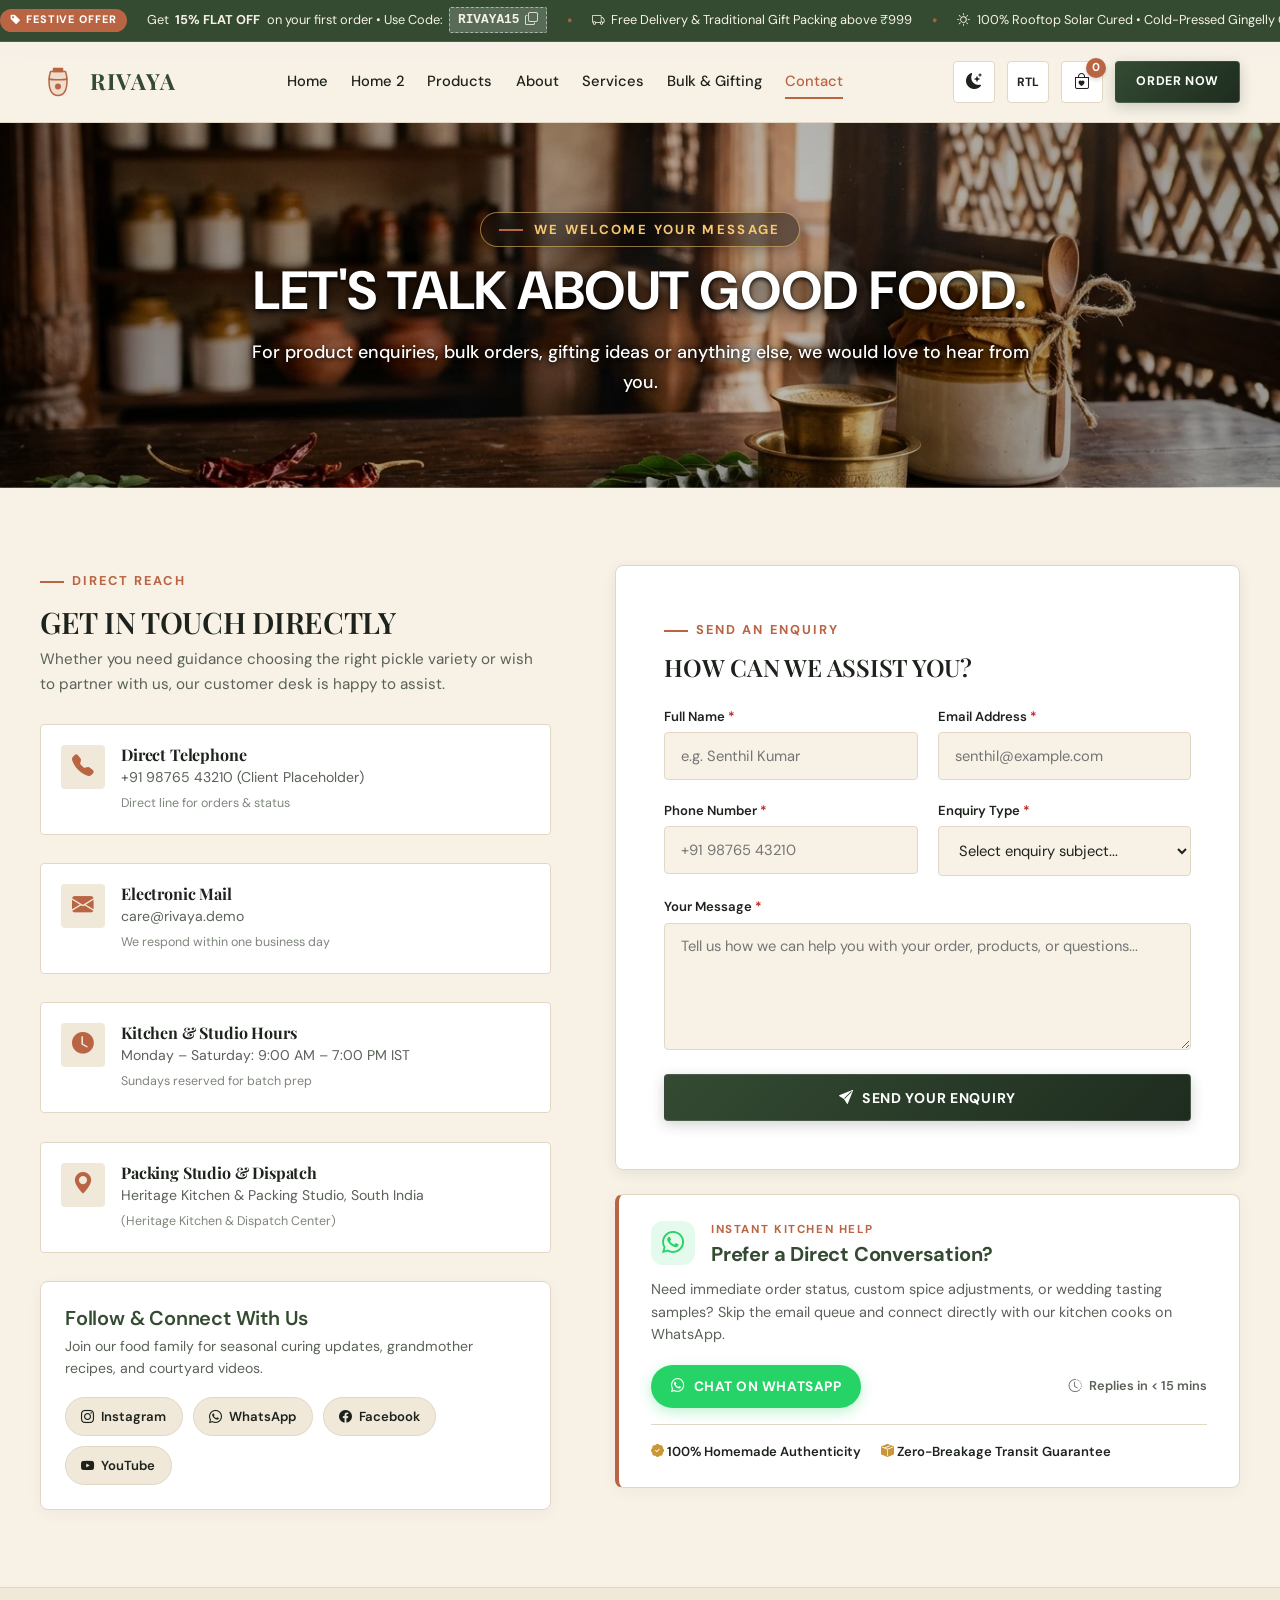
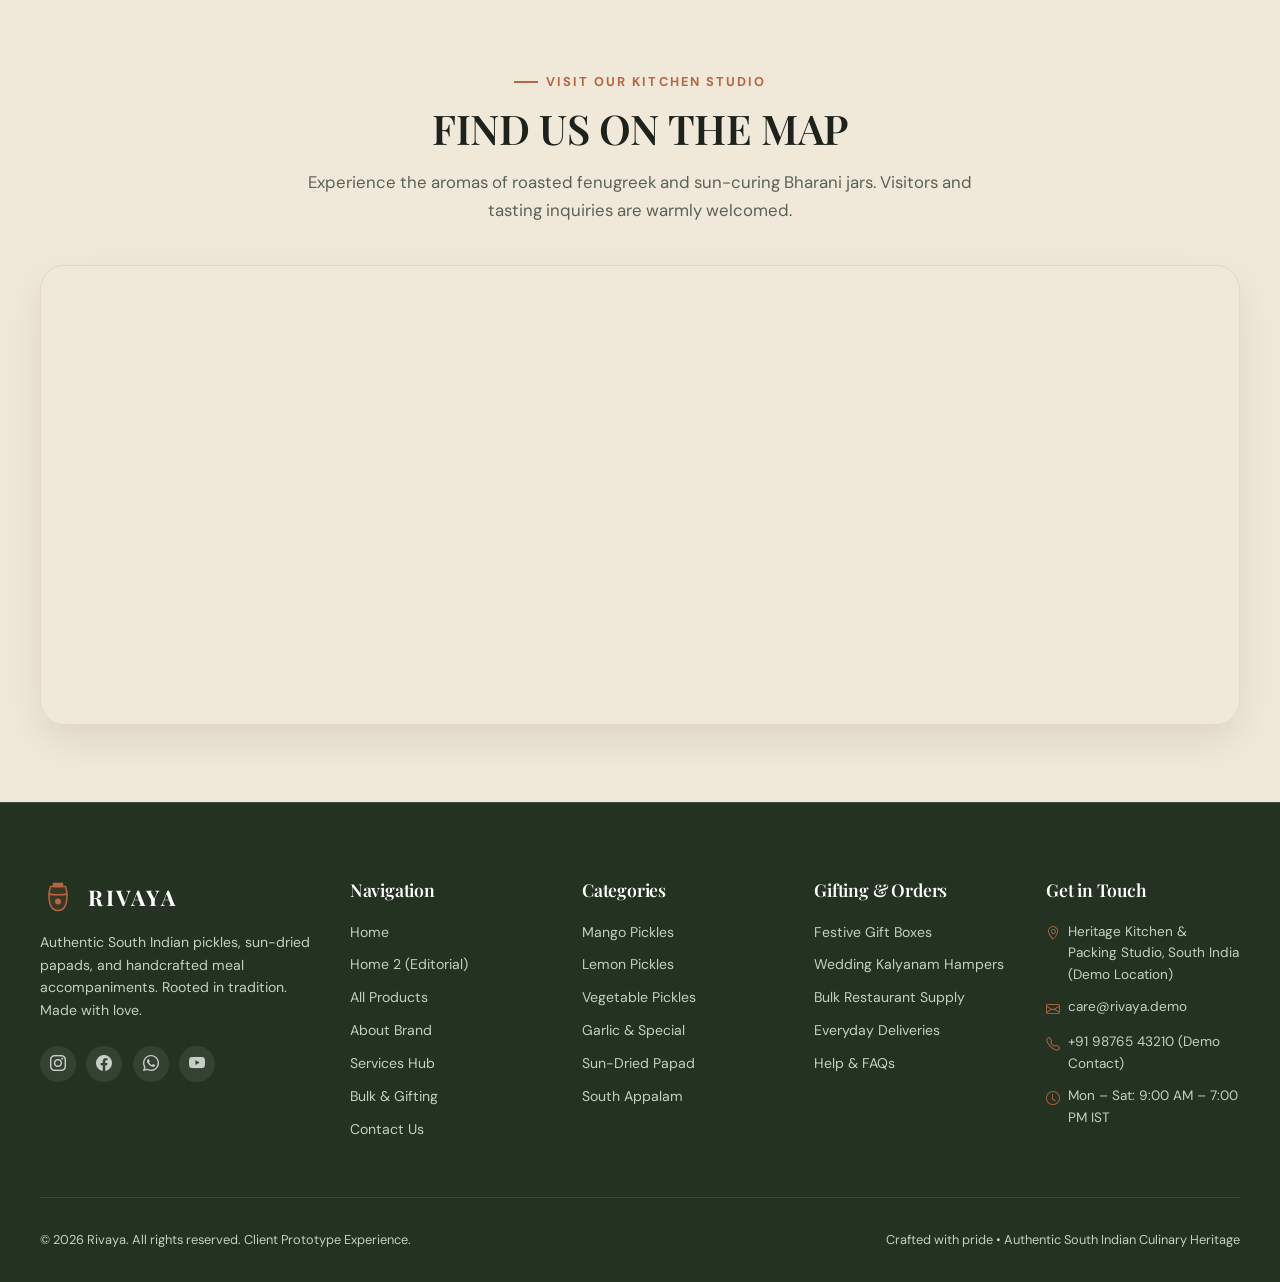
<file: contact.html>
<!DOCTYPE html>
<html lang="en" dir="ltr" data-theme="light">
<head>
  <meta charset="UTF-8" />
  <meta name="viewport" content="width=device-width, initial-scale=1.0" />
  <title>Contact Us & Enquiries | RIVAYA</title>
  <meta name="description" content="Reach out to Rivaya for authentic South Indian pickle orders, bulk gifting, retail inquiries, or culinary questions. We are here to help." />
  <meta property="og:title" content="RIVAYA — Contact Our Team" />
  <meta property="og:description" content="Let's talk about good food. Reach our kitchen team for product orders, bulk supply, and festive gifting." />
  
  <!-- Bootstrap Icons CDN -->
  <link rel="stylesheet" href="https://cdn.jsdelivr.net/npm/bootstrap-icons@1.11.3/font/bootstrap-icons.min.css" />
  <!-- Main Stylesheet -->
  <link rel="stylesheet" href="assets/css/style.css" />
  <!-- Favicon (Traditional Indian Pickle Bharani Vessel Brand Logo) -->
  <link rel="icon" type="image/svg+xml" href="assets/images/favicon.svg" />
  <link rel="icon" type="image/png" sizes="32x32" href="assets/images/favicon.png" />
  <link rel="apple-touch-icon" sizes="180x180" href="assets/images/apple-touch-icon.png" />
</head>
<body>

  <!-- GLOBAL HEADER -->
    <!-- TOP ANNOUNCEMENT BAR (DISCOUNT & FESTIVE OFFERS) -->
    <!-- TOP ANNOUNCEMENT BAR (CONTINUOUS MOVING TICKER) -->
  <aside class="site-announcement-bar" aria-label="Special Offers">
    <div class="announcement-ticker-track">
      <div class="announcement-ticker-content">
        <span class="announcement-pill"><i class="bi bi-tag-fill"></i> Festive Offer</span>
        <span class="announcement-text">Get <strong>15% FLAT OFF</strong> on your first order • Use Code: <span class="coupon-code-pill" onclick="copyCouponCode('RIVAYA15')" title="Click to copy coupon">RIVAYA15 <i class="bi bi-copy"></i></span></span>
        <span class="announcement-sep">•</span>
        <span class="announcement-text"><i class="bi bi-truck"></i> Free Delivery & Traditional Gift Packing above ₹999</span>
        <span class="announcement-sep">•</span>
        <span class="announcement-text"><i class="bi bi-sun"></i> 100% Rooftop Solar Cured • Cold-Pressed Gingelly Oil</span>
        <span class="announcement-sep">•</span>
        <a href="products.html" class="announcement-link">Shop Collection <i class="bi bi-arrow-right"></i></a>
        <span class="announcement-sep">•</span>
      </div>
      <div class="announcement-ticker-content" aria-hidden="true">
        <span class="announcement-pill"><i class="bi bi-tag-fill"></i> Festive Offer</span>
        <span class="announcement-text">Get <strong>15% FLAT OFF</strong> on your first order • Use Code: <span class="coupon-code-pill" onclick="copyCouponCode('RIVAYA15')" title="Click to copy coupon">RIVAYA15 <i class="bi bi-copy"></i></span></span>
        <span class="announcement-sep">•</span>
        <span class="announcement-text"><i class="bi bi-truck"></i> Free Delivery & Traditional Gift Packing above ₹999</span>
        <span class="announcement-sep">•</span>
        <span class="announcement-text"><i class="bi bi-sun"></i> 100% Rooftop Solar Cured • Cold-Pressed Gingelly Oil</span>
        <span class="announcement-sep">•</span>
        <a href="products.html" class="announcement-link">Shop Collection <i class="bi bi-arrow-right"></i></a>
        <span class="announcement-sep">•</span>
      </div>
    </div>
  </aside>
  <header class="site-header" role="banner">
    <div class="container header-inner">
      <a href="index.html" class="brand-logo" aria-label="Rivaya Home">
        <svg class="logo-vessel-icon" viewBox="0 0 48 48" fill="none" xmlns="http://www.w3.org/2000/svg" aria-hidden="true">
          <path d="M18 6H30V10H18V6Z" fill="currentColor" stroke="currentColor" stroke-width="2" stroke-linejoin="round"/>
          <path d="M14 10C14 10 12 16 12 22C12 36 17 42 24 42C31 42 36 36 36 22C36 16 34 10 34 10H14Z" fill="currentColor" fill-opacity="0.15" stroke="currentColor" stroke-width="2" stroke-linejoin="round"/>
          <path d="M12 20C17 21.5 31 21.5 36 20" stroke="currentColor" stroke-width="2" stroke-linecap="round"/>
          <circle cx="24" cy="30" r="4" fill="currentColor"/>
        </svg>
        <div class="logo-text-group">
          <span class="logo-title">RIVAYA</span>
        </div>
      </a>

      <nav class="nav-links" aria-label="Primary Navigation">
        <a href="index.html" class="nav-link">Home</a>
        <a href="home-2.html" class="nav-link">Home 2</a>
        <a href="products.html" class="nav-link">Products</a>
        <a href="about.html" class="nav-link">About</a>
        <a href="services.html" class="nav-link">Services</a>
        <a href="bulk-gifting.html" class="nav-link">Bulk & Gifting</a>
        <a href="contact.html" class="nav-link active">Contact</a>
      </nav>

      <div class="header-actions">
        <button type="button" class="btn-icon-only theme-toggle-btn theme-btn-desktop" aria-label="Toggle theme">
          <i class="bi bi-moon-stars-fill"></i>
        </button>
        <button type="button" class="btn-icon-only rtl-toggle-btn rtl-btn-desktop" aria-label="Toggle text direction">
          <span class="btn-label" style="font-size: 0.75rem; font-weight: 700;">RTL</span>
        </button>
        <button type="button" class="cart-trigger" aria-label="View shopping basket">
          <i class="bi bi-bag-heart"></i>
          <span class="cart-badge" aria-live="polite">0</span>
        </button>
        <button type="button" class="btn btn-primary btn-sm order-now-btn">
          Order Now
        </button>
        <button type="button" class="menu-trigger" aria-label="Open mobile menu" aria-expanded="false" aria-controls="mobileDrawer">
          <i class="bi bi-list"></i>
        </button>
      </div>
    </div>
  </header>

  <!-- MOBILE DRAWER -->
  <div class="mobile-drawer-overlay" aria-hidden="true"></div>
  <aside class="mobile-drawer" id="mobileDrawer" aria-label="Mobile Navigation">
    <div class="mobile-drawer-header">
      <div class="brand-logo" style="gap: 0.65rem;">
        <svg class="logo-vessel-icon" style="width: 28px; height: 28px;" viewBox="0 0 48 48" fill="none" xmlns="http://www.w3.org/2000/svg" aria-hidden="true">
          <path d="M18 6H30V10H18V6Z" fill="currentColor" stroke="currentColor" stroke-width="2" stroke-linejoin="round"/>
          <path d="M14 10C14 10 12 16 12 22C12 36 17 42 24 42C31 42 36 36 36 22C36 16 34 10 34 10H14Z" fill="currentColor" fill-opacity="0.15" stroke="currentColor" stroke-width="2" stroke-linejoin="round"/>
          <path d="M12 20C17 21.5 31 21.5 36 20" stroke="currentColor" stroke-width="2" stroke-linecap="round"/>
          <circle cx="24" cy="30" r="4" fill="currentColor"/>
        </svg>
        <span class="logo-title" style="font-size: 1.25rem;">RIVAYA</span>
      </div>
      <button type="button" class="btn-icon-only mobile-drawer-close" aria-label="Close menu">
        <i class="bi bi-x-lg"></i>
      </button>
    </div>

    <!-- Quick Cart Access inside Hamburger Menu -->
    <div class="mobile-drawer-cart-box">
      <button type="button" class="mobile-drawer-cart-trigger cart-trigger" aria-label="View shopping basket">
        <div class="drawer-cart-content">
          <i class="bi bi-bag-heart"></i>
          <div>
            <div class="drawer-cart-title">Shopping Basket</div>
            <div class="drawer-cart-sub">View items & checkout</div>
          </div>
        </div>
        <span class="cart-badge drawer-cart-badge" aria-live="polite">0</span>
      </button>
    </div>
    <nav class="mobile-nav-links">
      <a href="index.html" class="mobile-nav-link">Home <i class="bi bi-chevron-right"></i></a>
      <a href="home-2.html" class="mobile-nav-link">Home 2 <i class="bi bi-chevron-right"></i></a>
      <a href="products.html" class="mobile-nav-link">Products <i class="bi bi-chevron-right"></i></a>
      <a href="about.html" class="mobile-nav-link">About <i class="bi bi-chevron-right"></i></a>
      <a href="services.html" class="mobile-nav-link">Services <i class="bi bi-chevron-right"></i></a>
      <a href="bulk-gifting.html" class="mobile-nav-link">Bulk & Gifting <i class="bi bi-chevron-right"></i></a>
      <a href="contact.html" class="mobile-nav-link active">Contact <i class="bi bi-chevron-right"></i></a>
    </nav>
    <div class="mobile-drawer-footer">
      <div class="mobile-toggles-row">
        <button type="button" class="toggle-card-btn theme-toggle-btn">
          <i class="bi bi-moon-stars-fill"></i>
          <span class="btn-label">Dark</span>
        </button>
        <button type="button" class="toggle-card-btn rtl-toggle-btn">
          <i class="bi bi-translate"></i>
          <span class="btn-label">RTL</span>
        </button>
      </div>
      <button type="button" class="btn btn-primary order-now-btn" style="width: 100%;">
        Order Now
      </button>
    </div>
  </aside>

  <!-- CART DRAWER -->
  <div class="cart-overlay" aria-hidden="true"></div>
  <aside class="cart-drawer" role="dialog" aria-modal="true" aria-label="Your Shopping Basket">
    <div class="cart-drawer-header">
      <h3 class="cart-drawer-title">
        <i class="bi bi-bag-heart-fill" style="color: var(--color-secondary);"></i>
        Your Basket
      </h3>
      <div style="display: flex; align-items: center; gap: 0.75rem;">
        <span class="cart-drawer-count">0 items</span>
        <button type="button" class="btn-icon-only cart-drawer-close" aria-label="Close basket">
          <i class="bi bi-x-lg"></i>
        </button>
      </div>
    </div>
    <div class="cart-items-container"></div>
    <div class="cart-drawer-footer">
      <div class="cart-shipping-notice">
        <i class="bi bi-truck"></i>
        <span>Free traditional packing on orders above ₹999</span>
      </div>
      <div class="cart-summary-row">
        <span>Estimated Subtotal</span>
        <span class="cart-subtotal-val" style="font-weight: 600;">₹0</span>
      </div>
      <div class="cart-total-row">
        <span>Total (Demo)</span>
        <span class="cart-total-val">₹0</span>
      </div>
      <button type="button" class="btn btn-secondary cart-checkout-btn" style="width: 100%;">
        <i class="bi bi-send-check"></i> Enquire / Order Summary
      </button>
      <p class="cart-demo-notice">
        * Prototype retail store: prices shown are illustrative demo values.
      </p>
    </div>
  </aside>

  <!-- ======================================================================
       MAIN CONTENT: CONTACT
       ====================================================================== -->
  <main id="mainContent">

    <!-- ------------------------------------------------------------------
         SECTION 01 — CONTACT HERO
         ------------------------------------------------------------------ -->
    <section class="page-hero-banner hero-contact" aria-labelledby="contactHeroHeadline">
      <div class="container hero-banner-container">
        <span class="section-meta">We Welcome Your Message</span>
        <h1 id="contactHeroHeadline" class="section-heading">
          LET'S TALK ABOUT GOOD FOOD.
        </h1>
        <p class="section-description" style="margin-inline: auto;">
          For product enquiries, bulk orders, gifting ideas or anything else, we would love to hear from you.
        </p>
      </div>
    </section>

    <!-- ------------------------------------------------------------------
         SECTION 02 & 03 — CONTACT INFORMATION & CONTACT FORM
         ------------------------------------------------------------------ -->
    <section class="section-spacing" aria-label="Contact Channels & Form">
      <div class="container contact-layout-grid">
        <!-- SECTION 02: Contact Information Placeholders -->
        <div class="contact-info-column">
          <div>
            <span class="section-meta">Direct Reach</span>
            <h2 style="font-size: 1.85rem; margin-bottom: 0.5rem;">GET IN TOUCH DIRECTLY</h2>
            <p style="font-size: 0.95rem; color: var(--text-muted);">
              Whether you need guidance choosing the right pickle variety or wish to partner with us, our customer desk is happy to assist.
            </p>
          </div>

          <!-- Channel 1: Phone -->
          <div class="contact-channel-card">
            <div class="channel-icon">
              <i class="bi bi-telephone-fill"></i>
            </div>
            <div class="channel-details">
              <h4>Direct Telephone</h4>
              <p>+91 98765 43210 (Client Placeholder)</p>
              <span style="font-size: 0.78rem; color: var(--text-light);">Direct line for orders & status</span>
            </div>
          </div>

          <!-- Channel 2: Email -->
          <div class="contact-channel-card">
            <div class="channel-icon">
              <i class="bi bi-envelope-fill"></i>
            </div>
            <div class="channel-details">
              <h4>Electronic Mail</h4>
              <p>care@rivaya.demo</p>
              <span style="font-size: 0.78rem; color: var(--text-light);">We respond within one business day</span>
            </div>
          </div>

          <!-- Channel 3: Business Hours -->
          <div class="contact-channel-card">
            <div class="channel-icon">
              <i class="bi bi-clock-fill"></i>
            </div>
            <div class="channel-details">
              <h4>Kitchen & Studio Hours</h4>
              <p>Monday – Saturday: 9:00 AM – 7:00 PM IST</p>
              <span style="font-size: 0.78rem; color: var(--text-light);">Sundays reserved for batch prep</span>
            </div>
          </div>

          <!-- Channel 4: Address Placeholder -->
          <div class="contact-channel-card">
            <div class="channel-icon">
              <i class="bi bi-geo-alt-fill"></i>
            </div>
            <div class="channel-details">
              <h4>Packing Studio & Dispatch</h4>
              <p>Heritage Kitchen & Packing Studio, South India</p>
              <span style="font-size: 0.78rem; color: var(--text-light);">(Heritage Kitchen & Dispatch Center)</span>
            </div>
          </div>

          <!-- Channel 5: Social Media Communities -->
          <div class="contact-social-connect-card">
            <h4>Follow &amp; Connect With Us</h4>
            <p>Join our food family for seasonal curing updates, grandmother recipes, and courtyard videos.</p>
            <div class="contact-social-icons-row">
              <a href="https://instagram.com" target="_blank" rel="noopener" class="contact-social-pill instagram" aria-label="Follow Rivaya on Instagram">
                <i class="bi bi-instagram"></i>
                <span>Instagram</span>
              </a>
              <a href="https://wa.me/919876543210" target="_blank" rel="noopener" class="contact-social-pill whatsapp" aria-label="Chat with Rivaya on WhatsApp">
                <i class="bi bi-whatsapp"></i>
                <span>WhatsApp</span>
              </a>
              <a href="https://facebook.com" target="_blank" rel="noopener" class="contact-social-pill facebook" aria-label="Follow Rivaya on Facebook">
                <i class="bi bi-facebook"></i>
                <span>Facebook</span>
              </a>
              <a href="https://youtube.com" target="_blank" rel="noopener" class="contact-social-pill youtube" aria-label="Watch Rivaya on YouTube">
                <i class="bi bi-youtube"></i>
                <span>YouTube</span>
              </a>
            </div>
          </div>
        </div>

        <!-- SECTION 03: Contact Form with Frontend Validation -->
        <div>
          <div class="form-card">
            <span class="section-meta">Send an Enquiry</span>
            <h3 style="font-size: 1.5rem; margin-bottom: 1.5rem;">HOW CAN WE ASSIST YOU?</h3>

            <form id="contactForm" novalidate>
              <div class="form-grid-2col">
                <!-- Full Name -->
                <div class="form-group">
                  <label for="contactName" class="form-label">Full Name <span class="req">*</span></label>
                  <input type="text" id="contactName" class="form-control" placeholder="e.g. Senthil Kumar" required />
                  <span class="form-error-msg">Please enter your name.</span>
                </div>

                <!-- Email -->
                <div class="form-group">
                  <label for="contactEmail" class="form-label">Email Address <span class="req">*</span></label>
                  <input type="email" id="contactEmail" class="form-control" placeholder="senthil@example.com" required />
                  <span class="form-error-msg">Please enter a valid email address.</span>
                </div>

                <!-- Phone -->
                <div class="form-group">
                  <label for="contactPhone" class="form-label">Phone Number <span class="req">*</span></label>
                  <input type="tel" id="contactPhone" class="form-control" placeholder="+91 98765 43210" required />
                  <span class="form-error-msg">Please enter a valid phone number.</span>
                </div>

                <!-- Enquiry Type -->
                <div class="form-group">
                  <label for="contactEnquiryType" class="form-label">Enquiry Type <span class="req">*</span></label>
                  <select id="contactEnquiryType" class="form-control" required>
                    <option value="">Select enquiry subject...</option>
                    <option value="product">Product Enquiry</option>
                    <option value="bulk">Bulk Order</option>
                    <option value="gifting">Gifting</option>
                    <option value="retail">Retail Partnership</option>
                    <option value="other">Other</option>
                  </select>
                  <span class="form-error-msg">Please select an enquiry type.</span>
                </div>

                <!-- Message -->
                <div class="form-group full-width">
                  <label for="contactMsg" class="form-label">Your Message <span class="req">*</span></label>
                  <textarea id="contactMsg" class="form-control" rows="5" placeholder="Tell us how we can help you with your order, products, or questions..." required></textarea>
                  <span class="form-error-msg">Please type your message.</span>
                </div>
              </div>

              <div style="margin-top: 1.5rem;">
                <button type="submit" class="btn btn-primary" style="width: 100%;">
                  <i class="bi bi-send-fill"></i> SEND YOUR ENQUIRY
                </button>
              </div>

              <!-- Success Banner Confirmation -->
              <div class="form-success-banner" role="status" aria-live="polite">
                <i class="bi bi-check-circle-fill" style="font-size: 1.5rem; display: block; margin-bottom: 0.25rem;"></i>
                <strong>Message Dispatched Successfully!</strong><br />
                Thank you for reaching out to Rivaya. Our team will review your enquiry and get back to you soon.
              </div>
            </form>
          </div>
            <!-- Direct WhatsApp Assistance & Tasting Guarantee Card -->
            <div class="form-support-card">
              <div class="support-card-header">
                <div class="support-icon-badge">
                  <i class="bi bi-whatsapp"></i>
                </div>
                <div>
                  <span class="support-kicker">INSTANT KITCHEN HELP</span>
                  <h4>Prefer a Direct Conversation?</h4>
                </div>
              </div>
              <p>Need immediate order status, custom spice adjustments, or wedding tasting samples? Skip the email queue and connect directly with our kitchen cooks on WhatsApp.</p>
              <div class="support-actions-row">
                <a href="https://wa.me/919876543210?text=Hello%20Rivaya!%20I%20have%20an%20enquiry%20regarding%20homemade%20pickles" 
                   target="_blank" rel="noopener" class="btn-whatsapp-pill">
                  <i class="bi bi-whatsapp"></i> CHAT ON WHATSAPP
                </a>
                <span class="support-reply-time"><i class="bi bi-clock-history"></i> Replies in &lt; 15 mins</span>
              </div>
              <div class="support-guarantees">
                <span><i class="bi bi-patch-check-fill text-gold"></i> 100% Homemade Authenticity</span>
                <span><i class="bi bi-box-seam-fill text-gold"></i> Zero-Breakage Transit Guarantee</span>
              </div>
            </div>
          </div>
        </div>
    </section>

    

  
    <!-- ------------------------------------------------------------------
         SECTION 03 — INTERACTIVE GOOGLE MAP & STUDIO LOCATION
         ------------------------------------------------------------------ -->
    <section class="contact-map-section" aria-labelledby="mapHeadline">
      <div class="container">
        <div style="text-align: center; max-width: 680px; margin-inline: auto; margin-bottom: 2.5rem;">
          <span class="section-meta">Visit Our Kitchen Studio</span>
          <h2 id="mapHeadline" class="section-heading">FIND US ON THE MAP</h2>
          <p class="section-description" style="margin-inline: auto;">
            Experience the aromas of roasted fenugreek and sun-curing Bharani jars. Visitors and tasting inquiries are warmly welcomed.
          </p>
        </div>

        <div class="map-container-wrap">
          <!-- Google Maps Embed for South India Artisan Kitchen Studio -->
          <iframe 
            src="https://www.google.com/maps/embed?pb=!1m18!1m12!1m3!1d15545.928424269177!2d80.24713!3d13.067439!2m3!1f0!2f0!3f0!3m2!1i1024!2i768!4f13.1!3m3!1m2!1s0x3a5266133989c933%3A0x6b7724a87383bb17!2sChennai%2C%20Tamil%20Nadu!5e0!3m2!1sen!2sin!4v1700000000000!5m2!1sen!2sin" 
            title="Rivaya Kitchen Studio Map Location"
            allowfullscreen="" 
            loading="lazy" 
            referrerpolicy="no-referrer-when-downgrade">
          </iframe>

          
        </div>
      </div>
    </section>

    

  </main>

  <!-- GLOBAL FOOTER -->
  <footer class="site-footer" role="contentinfo">
    <div class="container">
      <div class="footer-top-grid">
        <div class="footer-brand-col">
          <a href="index.html" class="footer-brand-logo" aria-label="Rivaya Home">
            <svg class="logo-vessel-icon" viewBox="0 0 48 48" fill="none" xmlns="http://www.w3.org/2000/svg" aria-hidden="true">
              <path d="M18 6H30V10H18V6Z" fill="currentColor" stroke="currentColor" stroke-width="2" stroke-linejoin="round"/>
              <path d="M14 10C14 10 12 16 12 22C12 36 17 42 24 42C31 42 36 36 36 22C36 16 34 10 34 10H14Z" fill="currentColor" fill-opacity="0.15" stroke="currentColor" stroke-width="2" stroke-linejoin="round"/>
              <path d="M12 20C17 21.5 31 21.5 36 20" stroke="currentColor" stroke-width="2" stroke-linecap="round"/>
              <circle cx="24" cy="30" r="4" fill="currentColor"/>
            </svg>
            <span class="logo-title">RIVAYA</span>
          </a>
          <p class="footer-brand-desc">
            Authentic South Indian pickles, sun-dried papads, and handcrafted meal accompaniments. Rooted in tradition. Made with love.
          </p>
          <div class="footer-social-row">
            <a href="#" class="footer-social-btn" aria-label="Visit Instagram"><i class="bi bi-instagram"></i></a>
            <a href="#" class="footer-social-btn" aria-label="Visit Facebook"><i class="bi bi-facebook"></i></a>
            <a href="#" class="footer-social-btn" aria-label="Connect on WhatsApp"><i class="bi bi-whatsapp"></i></a>
            <a href="#" class="footer-social-btn" aria-label="Watch YouTube"><i class="bi bi-youtube"></i></a>
          </div>
        </div>

        <div>
          <h4 class="footer-col-title">Navigation</h4>
          <ul class="footer-links-list">
            <li><a href="index.html">Home</a></li>
            <li><a href="home-2.html">Home 2 (Editorial)</a></li>
            <li><a href="products.html">All Products</a></li>
            <li><a href="about.html">About Brand</a></li>
            <li><a href="services.html">Services Hub</a></li>
            <li><a href="bulk-gifting.html">Bulk & Gifting</a></li>
            <li><a href="contact.html">Contact Us</a></li>
          </ul>
        </div>

        <div>
          <h4 class="footer-col-title">Categories</h4>
          <ul class="footer-links-list">
            <li><a href="products.html?category=mango-pickles">Mango Pickles</a></li>
            <li><a href="products.html?category=lemon-pickles">Lemon Pickles</a></li>
            <li><a href="products.html?category=vegetable-pickles">Vegetable Pickles</a></li>
            <li><a href="products.html?category=garlic-special-pickles">Garlic & Special</a></li>
            <li><a href="products.html?category=traditional-papad">Sun-Dried Papad</a></li>
            <li><a href="products.html?category=appalam">South Appalam</a></li>
          </ul>
        </div>

        <div>
          <h4 class="footer-col-title">Gifting & Orders</h4>
          <ul class="footer-links-list">
            <li><a href="bulk-gifting.html">Festive Gift Boxes</a></li>
            <li><a href="bulk-gifting.html">Wedding Kalyanam Hampers</a></li>
            <li><a href="bulk-gifting.html">Bulk Restaurant Supply</a></li>
            <li><a href="services.html">Everyday Deliveries</a></li>
            <li><a href="contact.html#contactFaqHeadline">Help &amp; FAQs</a></li>
          </ul>
        </div>

        <div>
          <h4 class="footer-col-title">Get in Touch</h4>
          <ul class="footer-links-list">
            <li class="footer-contact-item">
              <i class="bi bi-geo-alt"></i>
              <span>Heritage Kitchen & Packing Studio, South India (Demo Location)</span>
            </li>
            <li class="footer-contact-item">
              <i class="bi bi-envelope"></i>
              <span>care@rivaya.demo</span>
            </li>
            <li class="footer-contact-item">
              <i class="bi bi-telephone"></i>
              <span>+91 98765 43210 (Demo Contact)</span>
            </li>
            <li class="footer-contact-item">
              <i class="bi bi-clock"></i>
              <span>Mon – Sat: 9:00 AM – 7:00 PM IST</span>
            </li>
          </ul>
        </div>
      </div>

      <div class="footer-bottom-row">
        <span>&copy; 2026 Rivaya. All rights reserved. Client Prototype Experience.</span>
        <span>Crafted with pride • Authentic South Indian Culinary Heritage</span>
      </div>
    </div>
  </footer>

  <!-- Back to Top Floating Button -->
  <button type="button" id="backToTop" class="back-to-top" aria-label="Back to top" title="Back to top">
    <i class="bi bi-chevron-up"></i>
  </button>

  <script src="assets/js/main.js"></script>
</body>
</html>
</file>
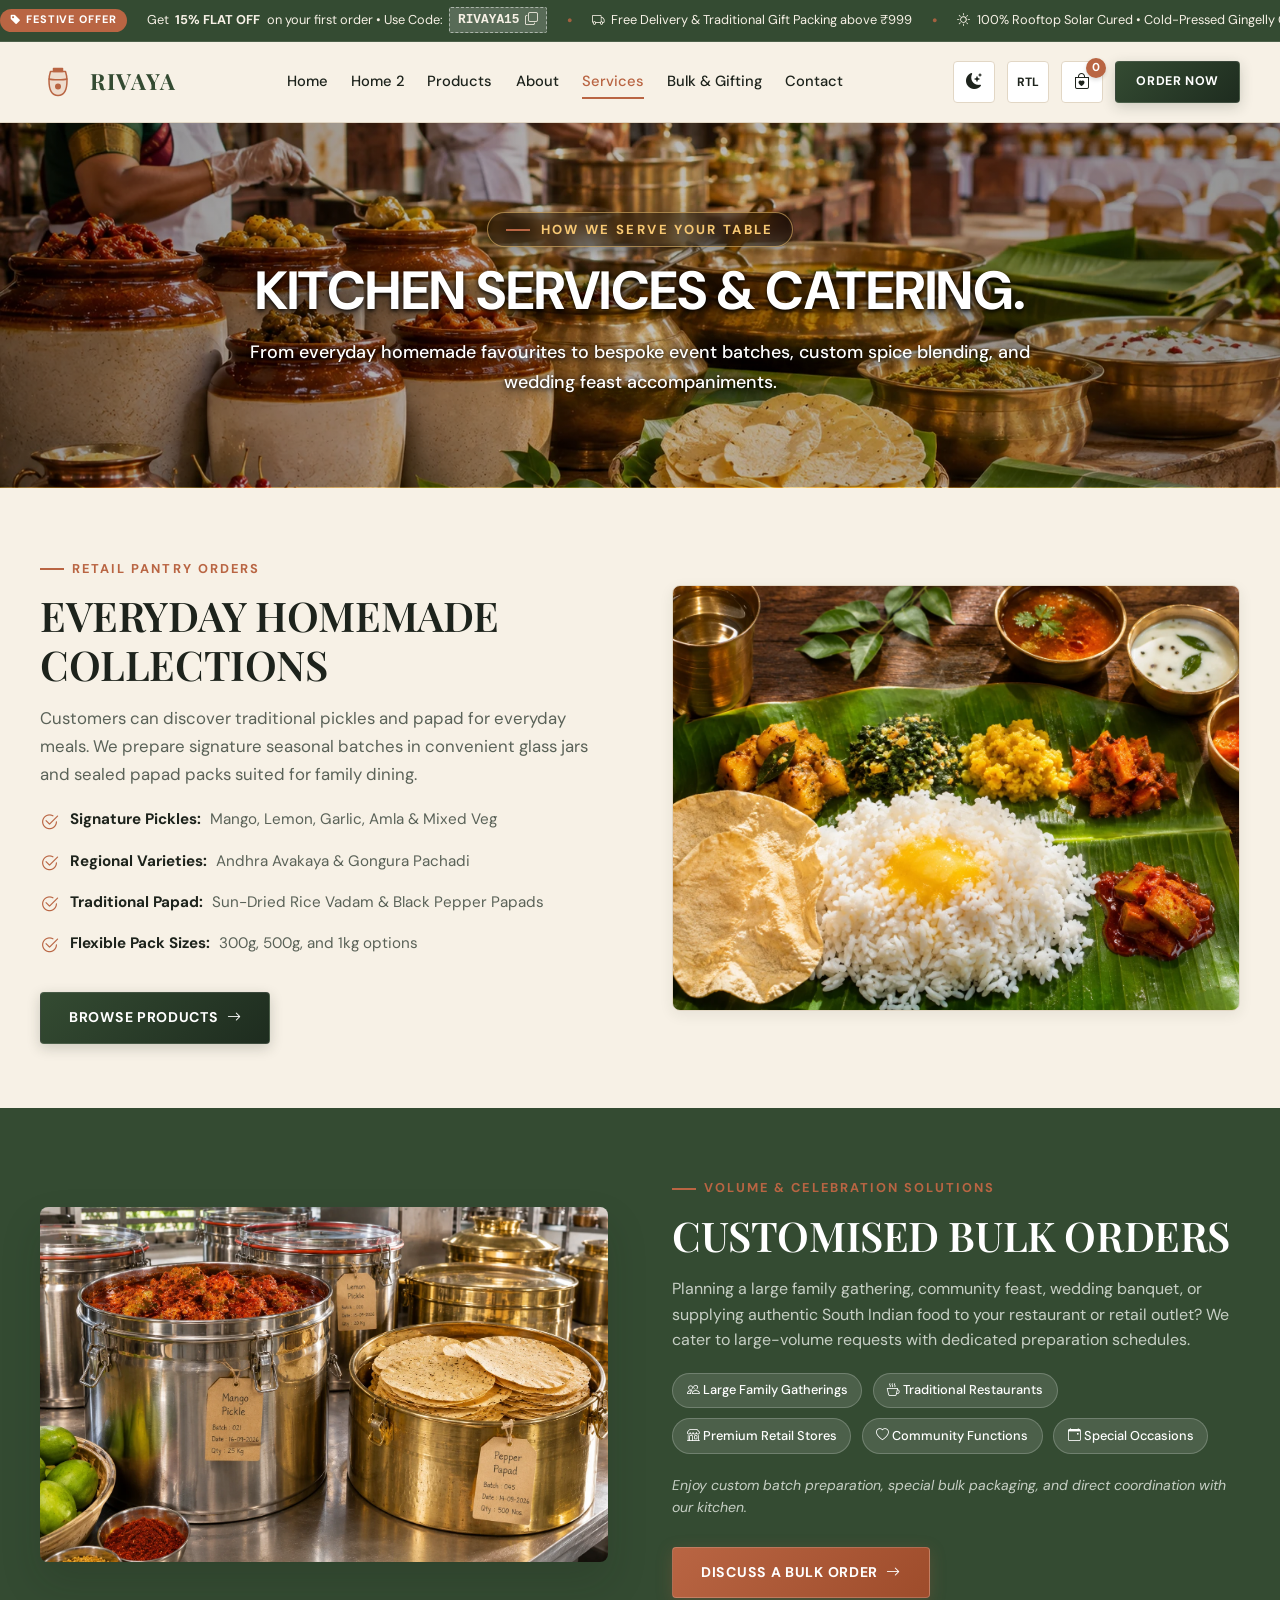
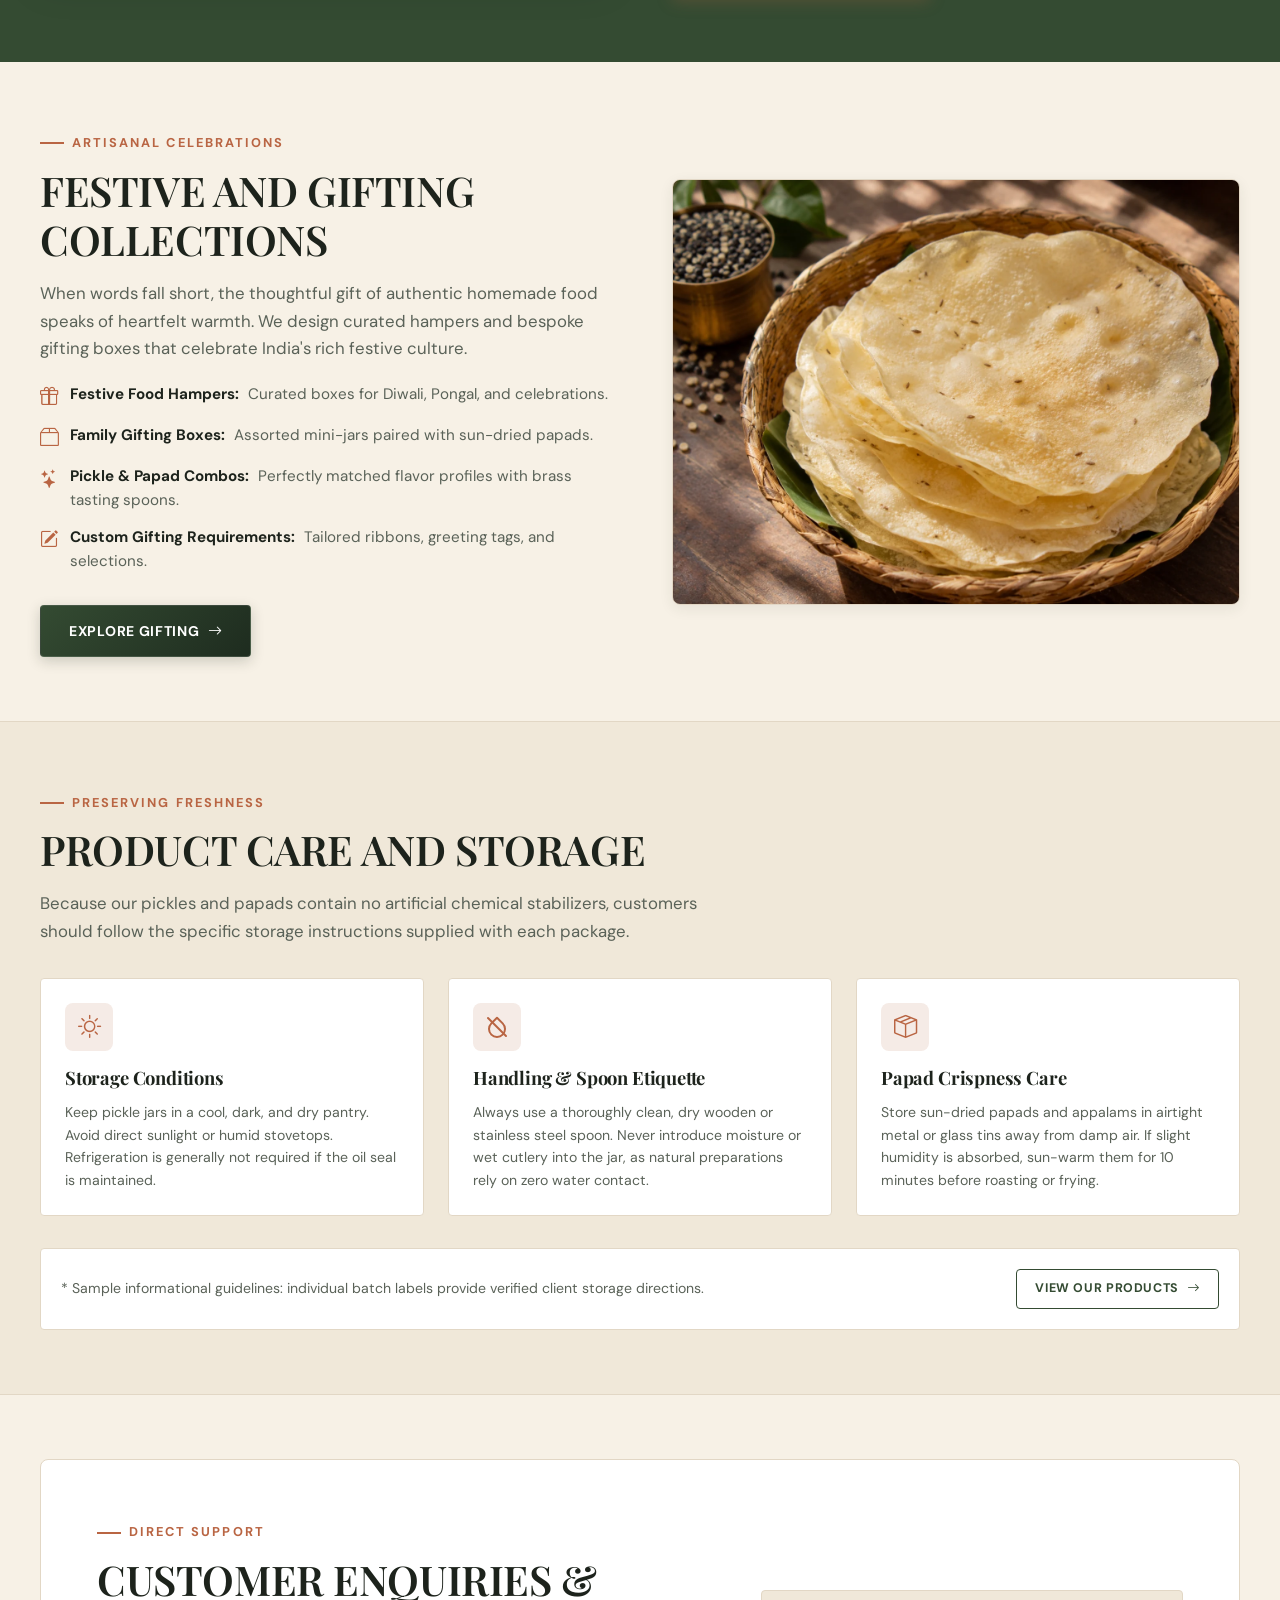
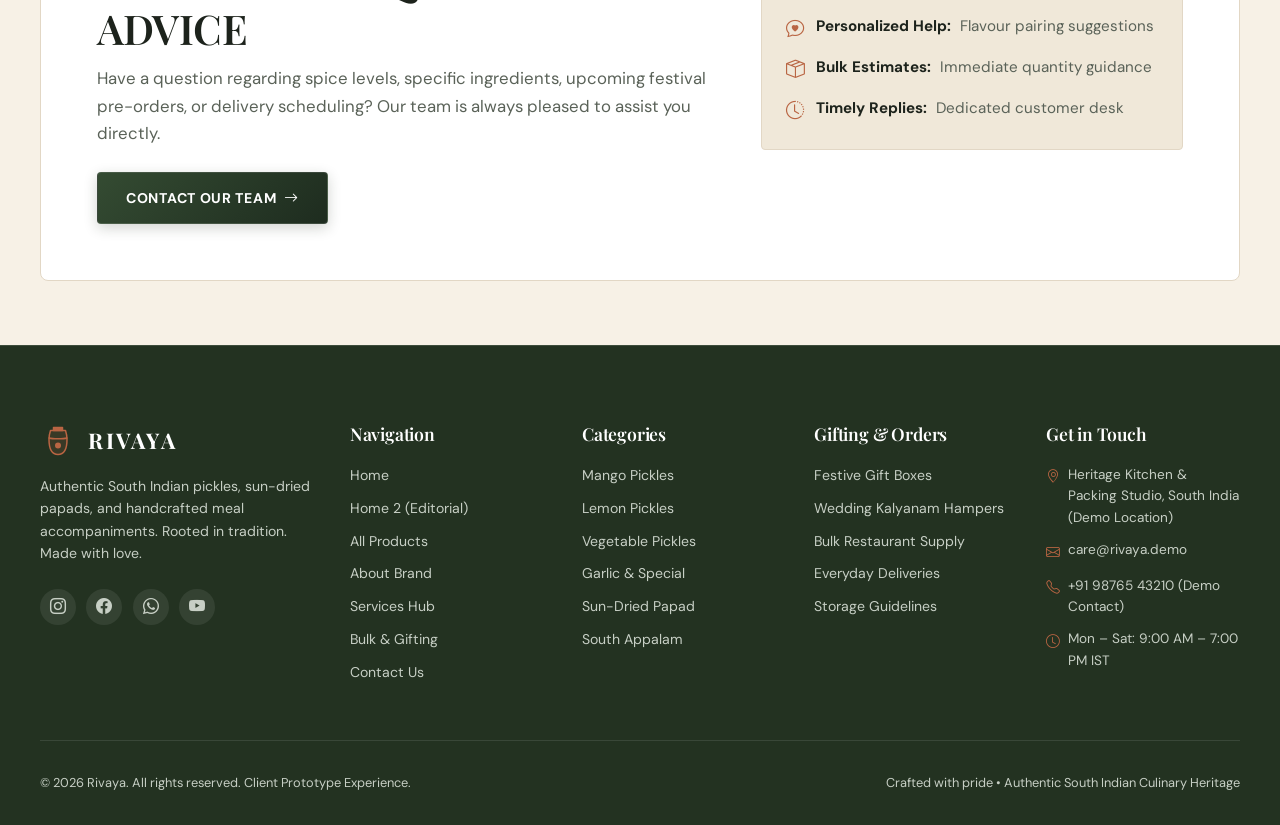
<file: services.html>
<!DOCTYPE html>
<html lang="en" dir="ltr" data-theme="light">
<head>
  <meta charset="UTF-8" />
  <meta name="viewport" content="width=device-width, initial-scale=1.0" />
  <title>Services & Ordering Solutions | RIVAYA</title>
  <meta name="description" content="Discover how to experience Rivaya — everyday pantry favourites, bespoke bulk orders for celebrations and restaurants, festive gifting hampers, and customer support." />
  <meta property="og:title" content="RIVAYA — Services & Ordering Hub" />
  <meta property="og:description" content="Traditional flavours. Thoughtfully delivered. From pantry jars to celebratory bulk orders." />
  
  <!-- Bootstrap Icons CDN -->
  <link rel="stylesheet" href="https://cdn.jsdelivr.net/npm/bootstrap-icons@1.11.3/font/bootstrap-icons.min.css" />
  <!-- Main Stylesheet -->
  <link rel="stylesheet" href="assets/css/style.css" />
  <!-- Favicon (Traditional Indian Pickle Bharani Vessel Brand Logo) -->
  <link rel="icon" type="image/svg+xml" href="assets/images/favicon.svg" />
  <link rel="icon" type="image/png" sizes="32x32" href="assets/images/favicon.png" />
  <link rel="apple-touch-icon" sizes="180x180" href="assets/images/apple-touch-icon.png" />
</head>
<body>

  <!-- GLOBAL HEADER -->
    <!-- TOP ANNOUNCEMENT BAR (DISCOUNT & FESTIVE OFFERS) -->
    <!-- TOP ANNOUNCEMENT BAR (CONTINUOUS MOVING TICKER) -->
  <aside class="site-announcement-bar" aria-label="Special Offers">
    <div class="announcement-ticker-track">
      <div class="announcement-ticker-content">
        <span class="announcement-pill"><i class="bi bi-tag-fill"></i> Festive Offer</span>
        <span class="announcement-text">Get <strong>15% FLAT OFF</strong> on your first order • Use Code: <span class="coupon-code-pill" onclick="copyCouponCode('RIVAYA15')" title="Click to copy coupon">RIVAYA15 <i class="bi bi-copy"></i></span></span>
        <span class="announcement-sep">•</span>
        <span class="announcement-text"><i class="bi bi-truck"></i> Free Delivery & Traditional Gift Packing above ₹999</span>
        <span class="announcement-sep">•</span>
        <span class="announcement-text"><i class="bi bi-sun"></i> 100% Rooftop Solar Cured • Cold-Pressed Gingelly Oil</span>
        <span class="announcement-sep">•</span>
        <a href="products.html" class="announcement-link">Shop Collection <i class="bi bi-arrow-right"></i></a>
        <span class="announcement-sep">•</span>
      </div>
      <div class="announcement-ticker-content" aria-hidden="true">
        <span class="announcement-pill"><i class="bi bi-tag-fill"></i> Festive Offer</span>
        <span class="announcement-text">Get <strong>15% FLAT OFF</strong> on your first order • Use Code: <span class="coupon-code-pill" onclick="copyCouponCode('RIVAYA15')" title="Click to copy coupon">RIVAYA15 <i class="bi bi-copy"></i></span></span>
        <span class="announcement-sep">•</span>
        <span class="announcement-text"><i class="bi bi-truck"></i> Free Delivery & Traditional Gift Packing above ₹999</span>
        <span class="announcement-sep">•</span>
        <span class="announcement-text"><i class="bi bi-sun"></i> 100% Rooftop Solar Cured • Cold-Pressed Gingelly Oil</span>
        <span class="announcement-sep">•</span>
        <a href="products.html" class="announcement-link">Shop Collection <i class="bi bi-arrow-right"></i></a>
        <span class="announcement-sep">•</span>
      </div>
    </div>
  </aside>
  <header class="site-header" role="banner">
    <div class="container header-inner">
      <a href="index.html" class="brand-logo" aria-label="Rivaya Home">
        <svg class="logo-vessel-icon" viewBox="0 0 48 48" fill="none" xmlns="http://www.w3.org/2000/svg" aria-hidden="true">
          <path d="M18 6H30V10H18V6Z" fill="currentColor" stroke="currentColor" stroke-width="2" stroke-linejoin="round"/>
          <path d="M14 10C14 10 12 16 12 22C12 36 17 42 24 42C31 42 36 36 36 22C36 16 34 10 34 10H14Z" fill="currentColor" fill-opacity="0.15" stroke="currentColor" stroke-width="2" stroke-linejoin="round"/>
          <path d="M12 20C17 21.5 31 21.5 36 20" stroke="currentColor" stroke-width="2" stroke-linecap="round"/>
          <circle cx="24" cy="30" r="4" fill="currentColor"/>
        </svg>
        <div class="logo-text-group">
          <span class="logo-title">RIVAYA</span>
        </div>
      </a>

      <nav class="nav-links" aria-label="Primary Navigation">
        <a href="index.html" class="nav-link">Home</a>
        <a href="home-2.html" class="nav-link">Home 2</a>
        <a href="products.html" class="nav-link">Products</a>
        <a href="about.html" class="nav-link">About</a>
        <a href="services.html" class="nav-link active">Services</a>
        <a href="bulk-gifting.html" class="nav-link">Bulk & Gifting</a>
        <a href="contact.html" class="nav-link">Contact</a>
      </nav>

      <div class="header-actions">
        <button type="button" class="btn-icon-only theme-toggle-btn theme-btn-desktop" aria-label="Toggle theme">
          <i class="bi bi-moon-stars-fill"></i>
        </button>
        <button type="button" class="btn-icon-only rtl-toggle-btn rtl-btn-desktop" aria-label="Toggle text direction">
          <span class="btn-label" style="font-size: 0.75rem; font-weight: 700;">RTL</span>
        </button>
        <button type="button" class="cart-trigger" aria-label="View shopping basket">
          <i class="bi bi-bag-heart"></i>
          <span class="cart-badge" aria-live="polite">0</span>
        </button>
        <button type="button" class="btn btn-primary btn-sm order-now-btn">
          Order Now
        </button>
        <button type="button" class="menu-trigger" aria-label="Open mobile menu" aria-expanded="false" aria-controls="mobileDrawer">
          <i class="bi bi-list"></i>
        </button>
      </div>
    </div>
  </header>

  <!-- MOBILE DRAWER -->
  <div class="mobile-drawer-overlay" aria-hidden="true"></div>
  <aside class="mobile-drawer" id="mobileDrawer" aria-label="Mobile Navigation">
    <div class="mobile-drawer-header">
      <div class="brand-logo" style="gap: 0.65rem;">
        <svg class="logo-vessel-icon" style="width: 28px; height: 28px;" viewBox="0 0 48 48" fill="none" xmlns="http://www.w3.org/2000/svg" aria-hidden="true">
          <path d="M18 6H30V10H18V6Z" fill="currentColor" stroke="currentColor" stroke-width="2" stroke-linejoin="round"/>
          <path d="M14 10C14 10 12 16 12 22C12 36 17 42 24 42C31 42 36 36 36 22C36 16 34 10 34 10H14Z" fill="currentColor" fill-opacity="0.15" stroke="currentColor" stroke-width="2" stroke-linejoin="round"/>
          <path d="M12 20C17 21.5 31 21.5 36 20" stroke="currentColor" stroke-width="2" stroke-linecap="round"/>
          <circle cx="24" cy="30" r="4" fill="currentColor"/>
        </svg>
        <span class="logo-title" style="font-size: 1.25rem;">RIVAYA</span>
      </div>
      <button type="button" class="btn-icon-only mobile-drawer-close" aria-label="Close menu">
        <i class="bi bi-x-lg"></i>
      </button>
    </div>

    <!-- Quick Cart Access inside Hamburger Menu -->
    <div class="mobile-drawer-cart-box">
      <button type="button" class="mobile-drawer-cart-trigger cart-trigger" aria-label="View shopping basket">
        <div class="drawer-cart-content">
          <i class="bi bi-bag-heart"></i>
          <div>
            <div class="drawer-cart-title">Shopping Basket</div>
            <div class="drawer-cart-sub">View items & checkout</div>
          </div>
        </div>
        <span class="cart-badge drawer-cart-badge" aria-live="polite">0</span>
      </button>
    </div>
    <nav class="mobile-nav-links">
      <a href="index.html" class="mobile-nav-link">Home <i class="bi bi-chevron-right"></i></a>
      <a href="home-2.html" class="mobile-nav-link">Home 2 <i class="bi bi-chevron-right"></i></a>
      <a href="products.html" class="mobile-nav-link">Products <i class="bi bi-chevron-right"></i></a>
      <a href="about.html" class="mobile-nav-link">About <i class="bi bi-chevron-right"></i></a>
      <a href="services.html" class="mobile-nav-link active">Services <i class="bi bi-chevron-right"></i></a>
      <a href="bulk-gifting.html" class="mobile-nav-link">Bulk & Gifting <i class="bi bi-chevron-right"></i></a>
      <a href="contact.html" class="mobile-nav-link">Contact <i class="bi bi-chevron-right"></i></a>
    </nav>
    <div class="mobile-drawer-footer">
      <div class="mobile-toggles-row">
        <button type="button" class="toggle-card-btn theme-toggle-btn">
          <i class="bi bi-moon-stars-fill"></i>
          <span class="btn-label">Dark</span>
        </button>
        <button type="button" class="toggle-card-btn rtl-toggle-btn">
          <i class="bi bi-translate"></i>
          <span class="btn-label">RTL</span>
        </button>
      </div>
      <button type="button" class="btn btn-primary order-now-btn" style="width: 100%;">
        Order Now
      </button>
    </div>
  </aside>

  <!-- CART DRAWER -->
  <div class="cart-overlay" aria-hidden="true"></div>
  <aside class="cart-drawer" role="dialog" aria-modal="true" aria-label="Your Shopping Basket">
    <div class="cart-drawer-header">
      <h3 class="cart-drawer-title">
        <i class="bi bi-bag-heart-fill" style="color: var(--color-secondary);"></i>
        Your Basket
      </h3>
      <div style="display: flex; align-items: center; gap: 0.75rem;">
        <span class="cart-drawer-count">0 items</span>
        <button type="button" class="btn-icon-only cart-drawer-close" aria-label="Close basket">
          <i class="bi bi-x-lg"></i>
        </button>
      </div>
    </div>
    <div class="cart-items-container"></div>
    <div class="cart-drawer-footer">
      <div class="cart-shipping-notice">
        <i class="bi bi-truck"></i>
        <span>Free traditional packing on orders above ₹999</span>
      </div>
      <div class="cart-summary-row">
        <span>Estimated Subtotal</span>
        <span class="cart-subtotal-val" style="font-weight: 600;">₹0</span>
      </div>
      <div class="cart-total-row">
        <span>Total (Demo)</span>
        <span class="cart-total-val">₹0</span>
      </div>
      <button type="button" class="btn btn-secondary cart-checkout-btn" style="width: 100%;">
        <i class="bi bi-send-check"></i> Enquire / Order Summary
      </button>
      <p class="cart-demo-notice">
        * Prototype retail store: prices shown are illustrative demo values.
      </p>
    </div>
  </aside>

  <!-- ======================================================================
       MAIN CONTENT: SERVICES NAVIGATION HUB
       ====================================================================== -->
  <main id="mainContent">

        <!-- ------------------------------------------------------------------
         SECTION 01 — SERVICES HERO (Unified Hero)
         ------------------------------------------------------------------ -->
    <section class="page-hero-banner hero-services" aria-labelledby="servicesHeroHeadline">
      <div class="container hero-banner-container">
        <span class="section-meta">How We Serve Your Table</span>
        <h1 id="servicesHeroHeadline" class="section-heading">
          KITCHEN SERVICES &amp; CATERING.
        </h1>
        <p class="section-description" style="margin-inline: auto;">
          From everyday homemade favourites to bespoke event batches, custom spice blending, and wedding feast accompaniments.
        </p>
      </div>
    </section>

    <!-- ------------------------------------------------------------------
         SECTION 02 — EVERYDAY HOMEMADE COLLECTIONS
         ------------------------------------------------------------------ -->
    <section id="everydayCollections" class="service-block-a" aria-labelledby="everydayHeadline">
      <div class="container">
        <div class="service-grid-a">
          <div>
            <span class="section-meta">Retail Pantry Orders</span>
            <h2 id="everydayHeadline" class="section-heading">
              EVERYDAY HOMEMADE COLLECTIONS
            </h2>
            <p class="section-description" style="margin-bottom: 1.25rem;">
              Customers can discover traditional pickles and papad for everyday meals. We prepare signature seasonal batches in convenient glass jars and sealed papad packs suited for family dining.
            </p>
            <ul class="service-feature-list">
              <li class="service-feature-item">
                <i class="bi bi-check2-circle service-feature-icon"></i>
                <span class="service-feature-text"><strong>Signature Pickles:</strong> Mango, Lemon, Garlic, Amla &amp; Mixed Veg</span>
              </li>
              <li class="service-feature-item">
                <i class="bi bi-check2-circle service-feature-icon"></i>
                <span class="service-feature-text"><strong>Regional Varieties:</strong> Andhra Avakaya &amp; Gongura Pachadi</span>
              </li>
              <li class="service-feature-item">
                <i class="bi bi-check2-circle service-feature-icon"></i>
                <span class="service-feature-text"><strong>Traditional Papad:</strong> Sun-Dried Rice Vadam &amp; Black Pepper Papads</span>
              </li>
              <li class="service-feature-item">
                <i class="bi bi-check2-circle service-feature-icon"></i>
                <span class="service-feature-text"><strong>Flexible Pack Sizes:</strong> 300g, 500g, and 1kg options</span>
              </li>
            </ul>
            <a href="products.html" class="btn btn-primary">
              BROWSE PRODUCTS <i class="bi bi-arrow-right"></i>
            </a>
          </div>
          <div style="border-radius: var(--radius-md); overflow: hidden; box-shadow: var(--shadow-md); border: 1px solid var(--border-color); aspect-ratio: 4 / 3;">
            <img src="assets/images/story-banana-leaf-feast.webp" alt="Jar of Traditional Mango Pickle ready for dining" style="width: 100%; height: 100%; object-fit: cover;" loading="lazy" />
          </div>
        </div>
      </div>
    </section>

    <!-- ------------------------------------------------------------------
         SECTION 03 — CUSTOMISED BULK ORDERS (Full-Width Brand Color Visual)
         ------------------------------------------------------------------ -->
    <section class="service-block-b" aria-labelledby="bulkOrdersHeadline">
      <div class="container">
        <div class="service-grid-b">
          <div style="border-radius: var(--radius-md); overflow: hidden; box-shadow: var(--shadow-elevated); aspect-ratio: 16 / 10;">
            <img src="assets/images/services-bulk-containers.webp" alt="Bulk packaging of pickles and papad for catering and celebrations" style="width: 100%; height: 100%; object-fit: cover;" loading="lazy" />
          </div>
          <div>
            <span class="section-meta" style="color: var(--color-secondary);">Volume & Celebration Solutions</span>
            <h2 id="bulkOrdersHeadline" class="section-heading">
              CUSTOMISED BULK ORDERS
            </h2>
            <p style="margin-bottom: 1.25rem;">
              Planning a large family gathering, community feast, wedding banquet, or supplying authentic South Indian food to your restaurant or retail outlet? We cater to large-volume requests with dedicated preparation schedules.
            </p>
            <div class="service-pills-row">
              <span class="service-pill-item"><i class="bi bi-people"></i> Large Family Gatherings</span>
              <span class="service-pill-item"><i class="bi bi-cup-hot"></i> Traditional Restaurants</span>
              <span class="service-pill-item"><i class="bi bi-shop"></i> Premium Retail Stores</span>
              <span class="service-pill-item"><i class="bi bi-heart"></i> Community Functions</span>
              <span class="service-pill-item"><i class="bi bi-calendar-event"></i> Special Occasions</span>
            </div>
            <p style="font-size: 0.88rem; font-style: italic; margin-bottom: 1.75rem;">
              Enjoy custom batch preparation, special bulk packaging, and direct coordination with our kitchen.
            </p>
            <a href="bulk-gifting.html" class="btn btn-secondary">
              DISCUSS A BULK ORDER <i class="bi bi-arrow-right"></i>
            </a>
          </div>
        </div>
      </div>
    </section>

    <!-- ------------------------------------------------------------------
         SECTION 04 — FESTIVE AND GIFTING COLLECTIONS
         ------------------------------------------------------------------ -->
    <section class="service-block-a" aria-labelledby="festiveHeadline">
      <div class="container">
        <div class="service-grid-a">
          <div>
            <span class="section-meta">Artisanal Celebrations</span>
            <h2 id="festiveHeadline" class="section-heading">
              FESTIVE AND GIFTING COLLECTIONS
            </h2>
            <p class="section-description" style="margin-bottom: 1.25rem;">
              When words fall short, the thoughtful gift of authentic homemade food speaks of heartfelt warmth. We design curated hampers and bespoke gifting boxes that celebrate India's rich festive culture.
            </p>
            <ul class="service-feature-list">
              <li class="service-feature-item">
                <i class="bi bi-gift service-feature-icon"></i>
                <span class="service-feature-text"><strong>Festive Food Hampers:</strong> Curated boxes for Diwali, Pongal, and celebrations.</span>
              </li>
              <li class="service-feature-item">
                <i class="bi bi-box2 service-feature-icon"></i>
                <span class="service-feature-text"><strong>Family Gifting Boxes:</strong> Assorted mini-jars paired with sun-dried papads.</span>
              </li>
              <li class="service-feature-item">
                <i class="bi bi-stars service-feature-icon"></i>
                <span class="service-feature-text"><strong>Pickle &amp; Papad Combos:</strong> Perfectly matched flavor profiles with brass tasting spoons.</span>
              </li>
              <li class="service-feature-item">
                <i class="bi bi-pencil-square service-feature-icon"></i>
                <span class="service-feature-text"><strong>Custom Gifting Requirements:</strong> Tailored ribbons, greeting tags, and selections.</span>
              </li>
            </ul>
            <a href="bulk-gifting.html" class="btn btn-primary">
              EXPLORE GIFTING <i class="bi bi-arrow-right"></i>
            </a>
          </div>
          <div style="border-radius: var(--radius-md); overflow: hidden; box-shadow: var(--shadow-md); border: 1px solid var(--border-color); aspect-ratio: 4 / 3;">
            <img src="assets/images/catalog-appalam.webp" alt="Traditional appalam and pickle assortment" style="width: 100%; height: 100%; object-fit: cover;" loading="lazy" />
          </div>
        </div>
      </div>
    </section>

    <!-- ------------------------------------------------------------------
         SECTION 05 — PRODUCT CARE AND STORAGE (Visual Informational Matrix)
         ------------------------------------------------------------------ -->
    <section id="storageCare" class="service-block-c" aria-labelledby="storageHeadline">
      <div class="container">
        <div style="max-width: 680px;">
          <span class="section-meta">Preserving Freshness</span>
          <h2 id="storageHeadline" class="section-heading">
            PRODUCT CARE AND STORAGE
          </h2>
          <p class="section-description">
            Because our pickles and papads contain no artificial chemical stabilizers, customers should follow the specific storage instructions supplied with each package.
          </p>
        </div>

        <div class="storage-info-matrix">
          <div class="storage-matrix-card">
            <div class="storage-icon-box">
              <i class="bi bi-sun storage-matrix-icon"></i>
            </div>
            <h3 style="font-size: 1.15rem; font-weight: 700;">Storage Conditions</h3>
            <p style="font-size: 0.88rem; color: var(--text-muted); line-height: 1.6;">
              Keep pickle jars in a cool, dark, and dry pantry. Avoid direct sunlight or humid stovetops. Refrigeration is generally not required if the oil seal is maintained.
            </p>
          </div>

          <div class="storage-matrix-card">
            <div class="storage-icon-box">
              <svg class="storage-matrix-icon" width="24" height="24" viewBox="0 0 24 24" fill="none" stroke="currentColor" stroke-width="2" stroke-linecap="round" stroke-linejoin="round" aria-hidden="true">
                <path d="M12 2.69l5.66 5.66a8 8 0 1 1-11.31 0z"/>
                <line x1="3" y1="3" x2="21" y2="21"/>
              </svg>
            </div>
            <h3 style="font-size: 1.15rem; font-weight: 700;">Handling & Spoon Etiquette</h3>
            <p style="font-size: 0.88rem; color: var(--text-muted); line-height: 1.6;">
              Always use a thoroughly clean, dry wooden or stainless steel spoon. Never introduce moisture or wet cutlery into the jar, as natural preparations rely on zero water contact.
            </p>
          </div>

          <div class="storage-matrix-card">
            <div class="storage-icon-box">
              <i class="bi bi-box-seam storage-matrix-icon"></i>
            </div>
            <h3 style="font-size: 1.15rem; font-weight: 700;">Papad Crispness Care</h3>
            <p style="font-size: 0.88rem; color: var(--text-muted); line-height: 1.6;">
              Store sun-dried papads and appalams in airtight metal or glass tins away from damp air. If slight humidity is absorbed, sun-warm them for 10 minutes before roasting or frying.
            </p>
          </div>
        </div>

        <div style="margin-top: 2rem; display: flex; align-items: center; justify-content: space-between; flex-wrap: wrap; gap: 1rem; background-color: var(--bg-surface); padding: 1.25rem; border-radius: var(--radius-sm); border: 1px solid var(--border-color);">
          <span style="font-size: 0.88rem; color: var(--text-muted);">
            * Sample informational guidelines: individual batch labels provide verified client storage directions.
          </span>
          <a href="products.html" class="btn btn-outline btn-sm">
            VIEW OUR PRODUCTS <i class="bi bi-arrow-right"></i>
          </a>
        </div>
      </div>
    </section>

    <!-- ------------------------------------------------------------------
         SECTION 06 — CUSTOMER ENQUIRIES
         ------------------------------------------------------------------ -->
    <section class="service-block-a" aria-labelledby="enquiriesHeadline">
      <div class="container">
        <div class="service-enquiry-banner">
          <div>
            <span class="section-meta">Direct Support</span>
            <h2 id="enquiriesHeadline" class="section-heading" style="margin-bottom: 0.75rem;">
              CUSTOMER ENQUIRIES & ADVICE
            </h2>
            <p class="section-description">
              Have a question regarding spice levels, specific ingredients, upcoming festival pre-orders, or delivery scheduling? Our team is always pleased to assist you directly.
            </p>
            <div style="margin-top: 1.5rem;">
              <a href="contact.html" class="btn btn-primary">
                CONTACT OUR TEAM <i class="bi bi-arrow-right"></i>
              </a>
            </div>
          </div>
          <div class="service-support-card">
            <div class="service-feature-item">
              <i class="bi bi-chat-heart service-feature-icon"></i>
              <span class="service-feature-text"><strong>Personalized Help:</strong> Flavour pairing suggestions</span>
            </div>
            <div class="service-feature-item">
              <i class="bi bi-box-seam service-feature-icon"></i>
              <span class="service-feature-text"><strong>Bulk Estimates:</strong> Immediate quantity guidance</span>
            </div>
            <div class="service-feature-item">
              <i class="bi bi-clock-history service-feature-icon"></i>
              <span class="service-feature-text"><strong>Timely Replies:</strong> Dedicated customer desk</span>
            </div>
          </div>
        </div>
      </div>
    </section>

    

  </main>

  <!-- GLOBAL FOOTER -->
  <footer class="site-footer" role="contentinfo">
    <div class="container">
      <div class="footer-top-grid">
        <div class="footer-brand-col">
          <a href="index.html" class="footer-brand-logo" aria-label="Rivaya Home">
            <svg class="logo-vessel-icon" viewBox="0 0 48 48" fill="none" xmlns="http://www.w3.org/2000/svg" aria-hidden="true">
              <path d="M18 6H30V10H18V6Z" fill="currentColor" stroke="currentColor" stroke-width="2" stroke-linejoin="round"/>
              <path d="M14 10C14 10 12 16 12 22C12 36 17 42 24 42C31 42 36 36 36 22C36 16 34 10 34 10H14Z" fill="currentColor" fill-opacity="0.15" stroke="currentColor" stroke-width="2" stroke-linejoin="round"/>
              <path d="M12 20C17 21.5 31 21.5 36 20" stroke="currentColor" stroke-width="2" stroke-linecap="round"/>
              <circle cx="24" cy="30" r="4" fill="currentColor"/>
            </svg>
            <span class="logo-title">RIVAYA</span>
          </a>
          <p class="footer-brand-desc">
            Authentic South Indian pickles, sun-dried papads, and handcrafted meal accompaniments. Rooted in tradition. Made with love.
          </p>
          <div class="footer-social-row">
            <a href="#" class="footer-social-btn" aria-label="Visit Instagram"><i class="bi bi-instagram"></i></a>
            <a href="#" class="footer-social-btn" aria-label="Visit Facebook"><i class="bi bi-facebook"></i></a>
            <a href="#" class="footer-social-btn" aria-label="Connect on WhatsApp"><i class="bi bi-whatsapp"></i></a>
            <a href="#" class="footer-social-btn" aria-label="Watch YouTube"><i class="bi bi-youtube"></i></a>
          </div>
        </div>

        <div>
          <h4 class="footer-col-title">Navigation</h4>
          <ul class="footer-links-list">
            <li><a href="index.html">Home</a></li>
            <li><a href="home-2.html">Home 2 (Editorial)</a></li>
            <li><a href="products.html">All Products</a></li>
            <li><a href="about.html">About Brand</a></li>
            <li><a href="services.html">Services Hub</a></li>
            <li><a href="bulk-gifting.html">Bulk & Gifting</a></li>
            <li><a href="contact.html">Contact Us</a></li>
          </ul>
        </div>

        <div>
          <h4 class="footer-col-title">Categories</h4>
          <ul class="footer-links-list">
            <li><a href="products.html?category=mango-pickles">Mango Pickles</a></li>
            <li><a href="products.html?category=lemon-pickles">Lemon Pickles</a></li>
            <li><a href="products.html?category=vegetable-pickles">Vegetable Pickles</a></li>
            <li><a href="products.html?category=garlic-special-pickles">Garlic & Special</a></li>
            <li><a href="products.html?category=traditional-papad">Sun-Dried Papad</a></li>
            <li><a href="products.html?category=appalam">South Appalam</a></li>
          </ul>
        </div>

        <div>
          <h4 class="footer-col-title">Gifting & Orders</h4>
          <ul class="footer-links-list">
            <li><a href="bulk-gifting.html">Festive Gift Boxes</a></li>
            <li><a href="bulk-gifting.html">Wedding Kalyanam Hampers</a></li>
            <li><a href="bulk-gifting.html">Bulk Restaurant Supply</a></li>
            <li><a href="services.html">Everyday Deliveries</a></li>
            <li><a href="services.html#storageCare">Storage Guidelines</a></li>
          </ul>
        </div>

        <div>
          <h4 class="footer-col-title">Get in Touch</h4>
          <ul class="footer-links-list">
            <li class="footer-contact-item">
              <i class="bi bi-geo-alt"></i>
              <span>Heritage Kitchen & Packing Studio, South India (Demo Location)</span>
            </li>
            <li class="footer-contact-item">
              <i class="bi bi-envelope"></i>
              <span>care@rivaya.demo</span>
            </li>
            <li class="footer-contact-item">
              <i class="bi bi-telephone"></i>
              <span>+91 98765 43210 (Demo Contact)</span>
            </li>
            <li class="footer-contact-item">
              <i class="bi bi-clock"></i>
              <span>Mon – Sat: 9:00 AM – 7:00 PM IST</span>
            </li>
          </ul>
        </div>
      </div>

      <div class="footer-bottom-row">
        <span>&copy; 2026 Rivaya. All rights reserved. Client Prototype Experience.</span>
        <span>Crafted with pride • Authentic South Indian Culinary Heritage</span>
      </div>
    </div>
  </footer>

  <!-- Back to Top Floating Button -->
  <button type="button" id="backToTop" class="back-to-top" aria-label="Back to top" title="Back to top">
    <i class="bi bi-chevron-up"></i>
  </button>

  <script src="assets/js/main.js"></script>
</body>
</html>
</file>
<file: assets/css/style.css>
/* ==========================================================================
   RIVAYA — ROOTED IN TRADITION. MADE WITH LOVE.
   Premium Retail Food Brand Stylesheet
   Architecture: Pure CSS3, Custom Properties, Logical Properties (RTL/LTR)
   ========================================================================== */

/* @import Google Fonts */
@import url('https://fonts.googleapis.com/css2?family=Cormorant+Garamond:ital,wght@0,400;0,500;0,600;0,700;1,400;1,600&family=DM+Sans:ital,opsz,wght@0,9..40,300;0,9..40,400;0,9..40,500;0,9..40,600;0,9..40,700;1,9..40,400&family=Playfair+Display:ital,wght@0,400;0,500;0,600;0,700;1,400;1,600&display=swap');

/* --------------------------------------------------------------------------
   01. DESIGN TOKENS & CSS VARIABLES
   -------------------------------------------------------------------------- */
:root {
  /* Brand Core Colors (Strict 3-color primary rule) */
  --color-primary: #344B32;        /* Deep Pickle Green */
  --color-primary-rgb: 52, 75, 50;
  --color-primary-hover: #273825;
  --color-primary-light: #446141;

  --color-secondary: #B96543;      /* Terracotta */
  --color-secondary-rgb: 185, 101, 67;
  --color-secondary-hover: #a15536;
  --color-secondary-light: #f5ebe6;

  --color-neutral: #F7F1E6;        /* Warm Natural Cream */
  --color-neutral-rgb: 247, 241, 230;

  /* Theme Surfaces (Light Mode default) */
  --bg-page: #F7F1E6;
  --bg-surface: #FFFFFF;
  --bg-surface-subtle: #F0E8D9;
  --bg-surface-elevated: #FFFFFF;
  --bg-dark-accent: #233221;
  --bg-header: rgba(247, 241, 230, 0.94);

  /* Typography Colors */
  --text-main: #1D231C;
  --text-muted: #5A6258;
  --text-light: #7E877C;
  --text-on-dark: #F7F1E6;
  --text-on-dark-muted: #C7CFC5;

  /* Borders & Dividers */
  --border-color: #E2D7C5;
  --border-color-subtle: #ECE4D7;
  --border-color-dark: #3E4D3C;

  /* Accents & Status */
  --accent-spice: #C2410C;
  --accent-gold: #C99738;
  --color-success: #2F6636;
  --color-error: #B91C1C;

  /* Typography */
  --font-heading: 'Playfair Display', 'Cormorant Garamond', Georgia, serif;
  --font-serif-italic: 'Cormorant Garamond', Georgia, serif;
  --font-body: 'DM Sans', -apple-system, BlinkMacSystemFont, "Segoe UI", Roboto, sans-serif;

  /* Spacing Scale */
  --space-2xs: 0.25rem;
  --space-xs: 0.5rem;
  --space-sm: 0.75rem;
  --space-md: 1rem;
  --space-lg: 1.5rem;
  --space-xl: 2rem;
  --space-2xl: 3rem;
  --space-3xl: 4.5rem;
  --space-4xl: 6rem;

  /* Radii - Subtle & refined, never excessive */
  --radius-xs: 2px;
  --radius-sm: 4px;
  --radius-md: 8px;
  --radius-lg: 12px;
  --radius-pill: 9999px;

  /* Shadows - Organic & Soft */
  --shadow-sm: 0 1px 3px rgba(35, 45, 33, 0.06);
  --shadow-md: 0 4px 14px rgba(35, 45, 33, 0.08);
  --shadow-lg: 0 12px 30px rgba(35, 45, 33, 0.12);
  --shadow-elevated: 0 20px 40px rgba(20, 27, 19, 0.15);

  /* Transitions */
  --transition-fast: 0.18s cubic-bezier(0.4, 0, 0.2, 1);
  --transition-normal: 0.28s cubic-bezier(0.4, 0, 0.2, 1);
  --transition-slow: 0.45s cubic-bezier(0.16, 1, 0.3, 1);

  /* Layout Containers */
  --container-max: 1320px;
}

/* --------------------------------------------------------------------------
   DARK THEME VARIABLES
   -------------------------------------------------------------------------- */
[data-theme="dark"] {
  --bg-page: #171E16;
  --bg-surface: #1E271D;
  --bg-surface-subtle: #242F23;
  --bg-surface-elevated: #283427;
  --bg-dark-accent: #0F140E;
  --bg-header: rgba(23, 30, 22, 0.94);

  --text-main: #F4EFE6;
  --text-muted: #B3BCB0;
  --text-light: #899386;
  --text-on-dark: #F7F1E6;
  --text-on-dark-muted: #B3BCB0;

  --border-color: #2F3D2E;
  --border-color-subtle: #253124;
  --border-color-dark: #40523E;

  --shadow-sm: 0 1px 3px rgba(0, 0, 0, 0.3);
  --shadow-md: 0 4px 14px rgba(0, 0, 0, 0.4);
  --shadow-lg: 0 12px 30px rgba(0, 0, 0, 0.5);
  --shadow-elevated: 0 20px 40px rgba(0, 0, 0, 0.6);
}

/* --------------------------------------------------------------------------
   02. RESET & BASE STYLES
   -------------------------------------------------------------------------- */
*, *::before, *::after {
  box-sizing: border-box;
  margin: 0;
  padding: 0;
}

html {
  font-size: 16px;
  scroll-behavior: smooth;
  text-rendering: optimizeLegibility;
  -webkit-font-smoothing: antialiased;
  -moz-osx-font-smoothing: grayscale;
  overflow-x: clip;
  max-width: 100%;
  width: 100%;
}

body {
  font-family: var(--font-body);
  background-color: var(--bg-page);
  color: var(--text-main);
  line-height: 1.6;
  font-weight: 400;
  overflow-x: clip;
  max-width: 100%;
  width: 100%;
  transition: background-color var(--transition-normal), color var(--transition-normal);
  min-height: 100vh;
  display: flex;
  flex-direction: column;
}

/* Direction Toggle Animation Suppression to Eliminate Drawer Layout Jump Glitches */
html.no-direction-transition,
html.no-direction-transition *,
html.no-direction-transition *::before,
html.no-direction-transition *::after {
  transition: none !important;
}

main {
  width: 100%;
  max-width: 100%;
  overflow-x: hidden;
  flex: 1;
}

/* Global Overflow-X Containment on All Landmark Sections */
.site-header,
.site-footer,
section,
.hero-section,
.flavour-collection-section,
.process-section,
.papad-vault-section,
.heritage-ingredients-section,
.gifting-preview-section,
.memories-showcase-section,
.final-brand-ending,
.page-hero-banner,
.h2-artisan-cta-section {
  max-width: 100%;
  overflow-x: clip;
  box-sizing: border-box;
}

/* Prevent Long Words & Headings from Expanding Mobile Viewport */
h1, h2, h3, h4, h5, h6, p, span, a {
  overflow-wrap: break-word;
  word-wrap: break-word;
}

/* Typography Defaults */
h1, h2, h3, h4, h5, h6 {
  font-family: var(--font-heading);
  color: var(--text-main);
  line-height: 1.2;
  font-weight: 600;
  letter-spacing: -0.01em;
}

h1 {
  font-size: clamp(2.35rem, 4.5vw, 3.8rem);
  font-weight: 700;
}

h2 {
  font-size: clamp(1.85rem, 3.2vw, 2.75rem);
}

h3 {
  font-size: clamp(1.35rem, 2.2vw, 1.85rem);
}

h4 {
  font-size: 1.25rem;
}

p {
  color: var(--text-muted);
  max-width: 68ch;
}

a {
  color: inherit;
  text-decoration: none;
  transition: color var(--transition-fast);
}

img, picture, svg {
  display: block;
  max-width: 100%;
  height: auto;
}

button, input, select, textarea {
  font-family: inherit;
  font-size: inherit;
  color: inherit;
}

button {
  cursor: pointer;
  border: none;
  background: none;
}

ul, ol {
  list-style: none;
}

/* --------------------------------------------------------------------------
   03. GLOBAL LAYOUT & CONTAINER ALIGNMENT
   Requirement: max 1320px;
   Desktop: width: calc(100% - 80px);
   Tablet:  width: calc(100% - 48px);
   Mobile:  width: calc(100% - 32px);
   -------------------------------------------------------------------------- */
.container {
  width: calc(100% - 80px);
  max-width: var(--container-max);
  margin-inline: auto;
}

@media (max-width: 1024px) {
  .container {
    width: calc(100% - 48px);
  }
}

@media (max-width: 640px) {
  .container {
    width: calc(100% - 32px);
  }
}

.section-spacing {
  padding-block: clamp(3.5rem, 6vw, 6.5rem);
}

.section-spacing-compact {
  padding-block: clamp(2.5rem, 4vw, 4rem);
}

/* Section Header Editorial Style */
.section-meta {
  display: inline-flex;
  align-items: center;
  gap: var(--space-xs);
  font-size: 0.8rem;
  font-weight: 700;
  text-transform: uppercase;
  letter-spacing: 0.16em;
  color: var(--color-secondary);
  margin-block-end: var(--space-sm);
}

.section-meta::before {
  content: "";
  display: inline-block;
  width: 24px;
  height: 2px;
  background-color: var(--color-secondary);
}

.section-heading {
  margin-block-end: var(--space-md);
}

.section-description {
  font-size: 1.05rem;
  line-height: 1.65;
  color: var(--text-muted);
}

/* --------------------------------------------------------------------------
   04. LUXURY BUTTONS & DYNAMIC CTA HOVER EFFECTS
   -------------------------------------------------------------------------- */
.btn {
  position: relative;
  display: inline-flex;
  align-items: center;
  justify-content: center;
  gap: var(--space-xs);
  padding: 0.85rem 1.75rem;
  font-family: var(--font-body);
  font-size: 0.88rem;
  font-weight: 700;
  letter-spacing: 0.05em;
  text-transform: uppercase;
  border-radius: var(--radius-sm);
  text-align: center;
  white-space: nowrap;
  cursor: pointer;
  overflow: hidden;
  isolation: isolate;
  transition: transform 0.35s cubic-bezier(0.16, 1, 0.3, 1),
              box-shadow 0.35s cubic-bezier(0.16, 1, 0.3, 1),
              background 0.35s ease,
              border-color 0.35s ease,
              color 0.35s ease;
}

/* Micro-Interaction: Dynamic Arrow Spring on Hover */
.btn i.bi-arrow-right,
.btn i.bi-arrow-up-right,
.btn i.bi-chevron-right {
  display: inline-block;
  transition: transform 0.35s cubic-bezier(0.16, 1, 0.3, 1);
  will-change: transform;
}

.btn:hover i.bi-arrow-right,
.btn:hover i.bi-arrow-up-right,
.btn:hover i.bi-chevron-right {
  transform: translateX(5px);
}

[dir="rtl"] .btn:hover i.bi-arrow-right,
[dir="rtl"] .btn:hover i.bi-chevron-right {
  transform: translateX(-5px);
}

/* Shimmer Light Glare Sweep on Filled CTA Buttons */
.btn-primary::before,
.btn-secondary::before,
.btn-whatsapp-cta::before,
.btn-whatsapp-pill::before {
  content: '';
  position: absolute;
  top: 0;
  left: -130%;
  width: 75%;
  height: 100%;
  background: linear-gradient(
    90deg,
    transparent 0%,
    rgba(255, 255, 255, 0.28) 50%,
    transparent 100%
  );
  transform: skewX(-25deg);
  pointer-events: none;
  z-index: 1;
  transition: left 0.75s cubic-bezier(0.16, 1, 0.3, 1);
}

.btn-primary:hover::before,
.btn-secondary:hover::before,
.btn-whatsapp-cta:hover::before,
.btn-whatsapp-pill:hover::before {
  left: 150%;
}

.btn:focus-visible {
  outline: 2px solid var(--color-secondary);
  outline-offset: 3px;
}

/* 1. Primary Button (Heritage Forest Green & Emerald Depth Aura) */
.btn-primary {
  background: linear-gradient(135deg, var(--color-primary) 0%, #1e2c1f 100%);
  color: #FFFFFF;
  border: 1px solid rgba(255, 255, 255, 0.12);
  box-shadow: 0 4px 14px rgba(28, 42, 27, 0.2);
}

.btn-primary:hover {
  background: linear-gradient(135deg, var(--color-primary-hover) 0%, var(--color-primary) 100%);
  color: #FFFFFF;
  border-color: rgba(255, 255, 255, 0.28);
  transform: translateY(-3px) scale(1.015);
  box-shadow: 0 10px 28px -4px rgba(35, 55, 33, 0.45), 0 3px 8px rgba(0, 0, 0, 0.15);
}

.btn-primary:active {
  transform: translateY(1px) scale(0.985);
  box-shadow: 0 2px 8px rgba(35, 55, 33, 0.3);
}

/* 2. Secondary Button (Warm Roasted Terracotta & Gold Aura) */
.btn-secondary {
  background: linear-gradient(135deg, var(--color-secondary) 0%, #9e4c2b 100%);
  color: #FFFFFF;
  border: 1px solid rgba(255, 255, 255, 0.18);
  box-shadow: 0 4px 16px rgba(185, 101, 67, 0.25);
}

.btn-secondary:hover {
  background: linear-gradient(135deg, #cf633a 0%, var(--color-secondary) 100%);
  color: #FFFFFF;
  border-color: rgba(255, 220, 160, 0.45);
  transform: translateY(-3px) scale(1.015);
  box-shadow: 0 12px 32px -4px rgba(185, 101, 67, 0.48), 0 4px 10px rgba(217, 119, 6, 0.22);
}

.btn-secondary:active {
  transform: translateY(1px) scale(0.985);
  box-shadow: 0 2px 8px rgba(185, 101, 67, 0.3);
}

/* 3. Outline Button (Clean Border to Inset Flood) */
.btn-outline {
  background-color: transparent;
  color: var(--color-primary);
  border: 1.5px solid var(--color-primary);
}

[data-theme="dark"] .btn-outline {
  color: var(--accent-gold);
  border-color: var(--accent-gold);
}

.btn-outline:hover {
  background-color: var(--color-primary);
  color: #FFFFFF !important;
  border-color: var(--color-primary);
  transform: translateY(-3px) scale(1.015);
  box-shadow: 0 8px 24px -4px rgba(44, 62, 45, 0.35);
}

[data-theme="dark"] .btn-outline:hover {
  background-color: var(--accent-gold);
  color: #121811 !important;
  border-color: var(--accent-gold);
  box-shadow: 0 8px 24px -4px rgba(217, 119, 6, 0.45);
}

.btn-outline:active {
  transform: translateY(1px) scale(0.985);
}

/* 4. Outline White Button (for Dark Background Banners) */
.btn-outline-white {
  background: rgba(255, 255, 255, 0.08);
  color: #FFFFFF;
  border: 1.5px solid rgba(255, 255, 255, 0.75);
  backdrop-filter: blur(4px);
  -webkit-backdrop-filter: blur(4px);
}

.btn-outline-white:hover {
  background-color: #FFFFFF;
  color: var(--color-primary) !important;
  border-color: #FFFFFF;
  transform: translateY(-3px) scale(1.015);
  box-shadow: 0 10px 28px rgba(0, 0, 0, 0.35);
}

.btn-outline-white:active {
  transform: translateY(1px) scale(0.985);
}

/* 5. Glass Outline Button */
.btn-glass-outline {
  display: inline-flex;
  align-items: center;
  justify-content: center;
  padding: 0.75rem 1.45rem;
  font-size: 0.82rem;
  font-weight: 700;
  letter-spacing: 0.08em;
  text-transform: uppercase;
  color: #FFFFFF;
  background: rgba(255, 255, 255, 0.1);
  border: 1.5px solid rgba(255, 255, 255, 0.4);
  backdrop-filter: blur(8px);
  -webkit-backdrop-filter: blur(8px);
  border-radius: var(--radius-sm);
  transition: all 0.35s cubic-bezier(0.16, 1, 0.3, 1);
  text-decoration: none;
}

.btn-glass-outline:hover {
  background: rgba(255, 255, 255, 0.24);
  border-color: rgba(255, 255, 255, 0.85);
  color: #FFFFFF;
  transform: translateY(-3px) scale(1.015);
  box-shadow: 0 10px 28px rgba(0, 0, 0, 0.4);
}

.btn-glass-outline:active {
  transform: translateY(1px) scale(0.985);
}

/* 6. WhatsApp CTA Button with Vibrant Aura & Icon Tilt */
.btn-whatsapp-cta {
  display: inline-flex;
  align-items: center;
  gap: 0.55rem;
  background: linear-gradient(135deg, #25D366 0%, #1ea952 100%);
  color: #FFFFFF !important;
  font-weight: 700;
  font-size: 0.86rem;
  letter-spacing: 0.05em;
  padding: 0.9rem 1.5rem;
  border-radius: var(--radius-sm, 8px);
  text-decoration: none;
  box-shadow: 0 4px 14px rgba(37, 211, 102, 0.25);
  overflow: hidden;
  position: relative;
  isolation: isolate;
  transition: transform 0.35s cubic-bezier(0.16, 1, 0.3, 1),
              box-shadow 0.35s cubic-bezier(0.16, 1, 0.3, 1);
}

.btn-whatsapp-cta:hover,
.btn-whatsapp-pill:hover {
  transform: translateY(-3px) scale(1.015);
  box-shadow: 0 10px 28px -3px rgba(37, 211, 102, 0.5), 0 3px 8px rgba(0, 0, 0, 0.15) !important;
}

.btn-whatsapp-cta i,
.btn-whatsapp-pill i {
  display: inline-block;
  transition: transform 0.3s ease;
}

.btn-whatsapp-cta:hover i,
.btn-whatsapp-pill:hover i {
  transform: scale(1.18) rotate(-8deg);
}

.btn-sm {
  padding: 0.55rem 1.15rem;
  font-size: 0.78rem;
}

.btn-icon-only {
  width: 42px;
  height: 42px;
  padding: 0;
  border-radius: var(--radius-sm);
  display: inline-flex;
  align-items: center;
  justify-content: center;
  border: 1px solid var(--border-color);
  background-color: var(--bg-surface);
  color: var(--text-main);
}

.btn-icon-only:hover {
  background-color: var(--bg-surface-subtle);
  border-color: var(--color-secondary);
  color: var(--color-secondary);
}

/* --------------------------------------------------------------------------
   05. HEADER & GLOBAL NAVIGATION
   Requirement:
   Left: Logo
   Center: Home, Products, About, Services, Bulk & Gifting, Contact
   Right: Theme Toggle, RTL Toggle, Cart Icon (count), Order Now
   -------------------------------------------------------------------------- */
.site-header {
  position: sticky !important;
  top: 0 !important;
  z-index: 1000 !important;
  background-color: var(--bg-header);
  backdrop-filter: blur(12px);
  -webkit-backdrop-filter: blur(12px);
  border-bottom: 1px solid var(--border-color);
  transition: background-color var(--transition-normal), border-color var(--transition-normal), box-shadow var(--transition-normal);
  width: 100%;
}

.site-header.header-scrolled {
  box-shadow: 0 4px 20px rgba(0, 0, 0, 0.08);
  border-bottom-color: var(--border-color);
}

[data-theme="dark"] .site-header.header-scrolled {
  box-shadow: 0 4px 24px rgba(0, 0, 0, 0.45);
}

.header-inner {
  display: flex;
  align-items: center;
  justify-content: space-between;
  height: 80px;
  gap: var(--space-md);
}

/* Logo Design */
.brand-logo {
  display: flex;
  align-items: center;
  gap: 0.85rem;
  text-decoration: none;
  color: var(--color-primary);
}

[data-theme="dark"] .brand-logo {
  color: var(--text-main);
}

.logo-vessel-icon {
  width: 36px;
  height: 36px;
  flex-shrink: 0;
  color: var(--color-secondary);
  transition: transform var(--transition-fast);
}

[data-theme="dark"] .logo-vessel-icon {
  color: var(--color-secondary);
}

.logo-text-group {
  display: flex;
  flex-direction: column;
}

.logo-title {
  font-family: var(--font-heading);
  font-size: 1.4rem;
  font-weight: 700;
  letter-spacing: 0.06em;
  line-height: 1.05;
  color: var(--color-primary);
}

[data-theme="dark"] .logo-title {
  color: var(--text-main);
}

/* Navigation Links */
.nav-links {
  display: flex;
  align-items: center;
  gap: clamp(1rem, 1.8vw, 1.85rem);
}

.nav-link {
  font-family: var(--font-body);
  font-size: 0.92rem;
  font-weight: 500;
  color: var(--text-main);
  position: relative;
  padding-block: 0.35rem;
  transition: color var(--transition-fast);
}

.nav-link::after {
  content: "";
  position: absolute;
  bottom: 0;
  inset-inline-start: 0;
  width: 0;
  height: 2px;
  background-color: var(--color-secondary);
  transition: width var(--transition-normal);
}

.nav-link:hover,
.nav-link.active {
  color: var(--color-secondary);
}

.nav-link.active::after {
  width: 100%;
}

/* Navigation Actions (Right Side) */
.header-actions {
  display: flex;
  align-items: center;
  gap: 0.75rem;
}

/* Standardized 42px Height for All Header Action Buttons (Theme, RTL, Cart, Order Now) */
.header-actions .btn-icon-only,
.header-actions .cart-trigger,
.header-actions .order-now-btn,
.header-actions .btn.btn-sm {
  height: 42px !important;
  min-height: 42px !important;
  max-height: 42px !important;
  border-radius: var(--radius-sm);
  box-sizing: border-box;
}

@media (min-width: 1025px) {
  .header-actions .order-now-btn,
  .header-actions .btn.btn-sm {
    display: inline-flex !important;
    align-items: center !important;
    justify-content: center !important;
    padding: 0 1.25rem !important;
    font-size: 0.78rem !important;
    font-weight: 700 !important;
    letter-spacing: 0.05em !important;
    text-transform: uppercase !important;
    line-height: 1 !important;
    white-space: nowrap !important;
  }
}

/* Cart Trigger Badge */
.cart-trigger {
  position: relative;
  display: inline-flex;
  align-items: center;
  justify-content: center;
  width: 42px;
  height: 42px;
  border-radius: var(--radius-sm);
  background-color: var(--bg-surface);
  border: 1px solid var(--border-color);
  color: var(--text-main);
  transition: all var(--transition-fast);
}

.cart-trigger:hover {
  background-color: var(--bg-surface-subtle);
  border-color: var(--color-secondary);
  color: var(--color-secondary);
}

.cart-badge {
  position: absolute;
  top: -4px;
  inset-inline-end: -4px;
  width: 20px;
  height: 20px;
  background-color: var(--color-secondary);
  color: #FFFFFF;
  border-radius: 50%;
  font-size: 0.72rem;
  font-weight: 700;
  display: flex;
  align-items: center;
  justify-content: center;
  box-shadow: 0 2px 4px rgba(0,0,0,0.15);
  transition: transform var(--transition-fast);
}

.cart-badge.bump {
  animation: badgePop 0.35s ease;
}

@keyframes badgePop {
  0% { transform: scale(1); }
  50% { transform: scale(1.35); }
  100% { transform: scale(1); }
}

/* Hamburger Trigger */
.menu-trigger {
  display: none;
  width: 44px;
  height: 44px;
  align-items: center;
  justify-content: center;
  border: 1px solid var(--border-color);
  border-radius: var(--radius-sm);
  background-color: var(--bg-surface);
  color: var(--text-main);
  font-size: 1.35rem;
}

/* --------------------------------------------------------------------------
   06. MOBILE NAVIGATION DRAWER
   Requirement:
   On mobile display: Logo, Cart icon, Hamburger menu
   Inside drawer only: Home, Products, About, Services, Bulk & Gifting,
   Contact, Theme Toggle, RTL Toggle, Order Now.
   -------------------------------------------------------------------------- */
.mobile-drawer-overlay {
  position: fixed;
  inset: 0;
  background-color: rgba(15, 20, 14, 0.65);
  backdrop-filter: blur(4px);
  z-index: 1000;
  opacity: 0;
  pointer-events: none;
  transition: opacity var(--transition-normal);
}

.mobile-drawer-overlay.active {
  opacity: 1;
  pointer-events: auto;
}

.mobile-drawer {
  position: fixed;
  top: 0;
  bottom: 0;
  inset-inline-end: 0;
  width: min(88vw, 380px);
  background-color: var(--bg-surface);
  z-index: 1001;
  box-shadow: var(--shadow-elevated);
  transform: translateX(100%);
  visibility: hidden;
  pointer-events: none;
  transition: transform var(--transition-slow), visibility 0s var(--transition-slow);
  display: flex;
  flex-direction: column;
  padding: var(--space-xl);
  overflow-y: auto;
}

[dir="rtl"] .mobile-drawer {
  transform: translateX(-100%);
}

.mobile-drawer.active {
  transform: translateX(0);
  visibility: visible;
  pointer-events: auto;
  transition: transform var(--transition-slow), visibility 0s 0s;
}


/* Mobile Drawer Cart Box & Quick Trigger */
.mobile-drawer-cart-box {
  padding-block-start: var(--space-md);
}

.mobile-drawer-cart-trigger {
  width: 100%;
  display: flex;
  align-items: center;
  justify-content: space-between;
  padding: 0.85rem 1.1rem;
  background: linear-gradient(135deg, var(--bg-surface-subtle) 0%, rgba(184, 75, 41, 0.08) 100%);
  border: 1px solid var(--border-color);
  border-radius: var(--radius-sm);
  cursor: pointer;
  transition: all var(--transition-fast);
  color: var(--text-main);
  position: relative;
  text-decoration: none;
}

.mobile-drawer-cart-trigger:hover {
  border-color: var(--color-secondary);
  background: linear-gradient(135deg, var(--bg-surface-subtle) 0%, rgba(184, 75, 41, 0.16) 100%);
}

.drawer-cart-content {
  display: flex;
  align-items: center;
  gap: 0.85rem;
  text-align: left;
}

[dir="rtl"] .drawer-cart-content {
  text-align: right;
}

.drawer-cart-content i {
  font-size: 1.35rem;
  color: var(--color-secondary);
}

.drawer-cart-title {
  font-family: var(--font-heading);
  font-size: 1.05rem;
  font-weight: 700;
  color: var(--text-main);
  line-height: 1.2;
}

.drawer-cart-sub {
  font-size: 0.78rem;
  color: var(--text-muted);
}

.drawer-cart-badge {
  position: static !important;
  width: 24px;
  height: 24px;
  font-size: 0.75rem;
  background-color: var(--color-secondary);
  color: #FFFFFF;
  border-radius: 50%;
  display: inline-flex;
  align-items: center;
  justify-content: center;
  font-weight: 700;
}

.mobile-drawer-header {
  display: flex;
  align-items: center;
  justify-content: space-between;
  padding-block-end: var(--space-lg);
  border-bottom: 1px solid var(--border-color);
}

.mobile-nav-links {
  display: flex;
  flex-direction: column;
  gap: var(--space-xs);
  padding-block: var(--space-lg);
}

.mobile-nav-link {
  font-family: var(--font-heading);
  font-size: 1.35rem;
  font-weight: 600;
  color: var(--text-main);
  padding: 0.65rem 0.5rem;
  border-radius: var(--radius-sm);
  display: flex;
  align-items: center;
  justify-content: space-between;
  transition: all var(--transition-fast);
}

.mobile-nav-link:hover,
.mobile-nav-link.active {
  color: var(--color-secondary);
  background-color: var(--bg-surface-subtle);
  padding-inline-start: 1rem;
}

.mobile-drawer-footer {
  margin-top: auto;
  padding-block-start: var(--space-lg);
  border-top: 1px solid var(--border-color);
  display: flex;
  flex-direction: column;
  gap: var(--space-md);
}

.mobile-toggles-row {
  display: grid;
  grid-template-columns: 1fr 1fr;
  gap: var(--space-sm);
}

.toggle-card-btn {
  display: flex;
  align-items: center;
  justify-content: center;
  gap: 0.5rem;
  padding: 0.75rem;
  border: 1px solid var(--border-color);
  border-radius: var(--radius-sm);
  background-color: var(--bg-surface-subtle);
  font-size: 0.82rem;
  font-weight: 600;
  color: var(--text-main);
  transition: all var(--transition-fast);
}

.toggle-card-btn:hover {
  border-color: var(--color-secondary);
  color: var(--color-secondary);
}

/* --------------------------------------------------------------------------
   07. SHOPPING CART DRAWER
   -------------------------------------------------------------------------- */
.cart-overlay {
  position: fixed;
  inset: 0;
  background-color: rgba(15, 20, 14, 0.65);
  backdrop-filter: blur(4px);
  z-index: 1010;
  opacity: 0;
  pointer-events: none;
  transition: opacity var(--transition-normal);
}

.cart-overlay.active {
  opacity: 1;
  pointer-events: auto;
}

.cart-drawer {
  position: fixed;
  top: 0;
  bottom: 0;
  inset-inline-end: 0;
  width: min(92vw, 440px);
  background-color: var(--bg-surface);
  z-index: 1011;
  box-shadow: var(--shadow-elevated);
  transform: translateX(100%);
  visibility: hidden;
  pointer-events: none;
  transition: transform var(--transition-slow), visibility 0s var(--transition-slow);
  display: flex;
  flex-direction: column;
}

[dir="rtl"] .cart-drawer {
  transform: translateX(-100%);
}

.cart-drawer.active {
  transform: translateX(0);
  visibility: visible;
  pointer-events: auto;
  transition: transform var(--transition-slow), visibility 0s 0s;
}

.cart-drawer-header {
  padding: 1.5rem 1.75rem;
  display: flex;
  align-items: center;
  justify-content: space-between;
  border-bottom: 1px solid var(--border-color);
  background-color: var(--bg-surface-subtle);
}

.cart-drawer-title {
  font-family: var(--font-heading);
  font-size: 1.4rem;
  font-weight: 700;
  display: flex;
  align-items: center;
  gap: 0.5rem;
}

.cart-drawer-count {
  font-family: var(--font-body);
  font-size: 0.85rem;
  font-weight: 600;
  color: var(--color-secondary);
  background-color: var(--color-secondary-light);
  padding: 2px 8px;
  border-radius: var(--radius-pill);
}

.cart-items-container {
  flex: 1;
  overflow-y: auto;
  padding: 1.5rem 1.75rem;
  display: flex;
  flex-direction: column;
  gap: 1.25rem;
}

.cart-item {
  display: grid;
  grid-template-columns: 80px 1fr auto;
  gap: 1rem;
  align-items: center;
  padding-block-end: 1.25rem;
  border-bottom: 1px solid var(--border-color-subtle);
}

.cart-item-img {
  width: 80px;
  height: 80px;
  object-fit: cover;
  border-radius: var(--radius-sm);
  background-color: var(--bg-surface-subtle);
  border: 1px solid var(--border-color);
}

.cart-item-info {
  display: flex;
  flex-direction: column;
  gap: 0.25rem;
}

.cart-item-name {
  font-family: var(--font-heading);
  font-size: 1.05rem;
  font-weight: 600;
  line-height: 1.2;
}

.cart-item-size {
  font-size: 0.78rem;
  color: var(--text-light);
}

.cart-item-price {
  font-size: 0.92rem;
  font-weight: 700;
  color: var(--color-primary);
}

[data-theme="dark"] .cart-item-price {
  color: var(--color-secondary);
}

.cart-qty-control {
  display: inline-flex;
  align-items: center;
  border: 1px solid var(--border-color);
  border-radius: var(--radius-xs);
  overflow: hidden;
  margin-top: 0.35rem;
}

.qty-btn {
  width: 26px;
  height: 26px;
  display: flex;
  align-items: center;
  justify-content: center;
  background-color: var(--bg-surface-subtle);
  color: var(--text-main);
  font-size: 0.85rem;
  transition: background-color var(--transition-fast);
}

.qty-btn:hover {
  background-color: var(--border-color);
}

.qty-display {
  min-width: 30px;
  text-align: center;
  font-size: 0.82rem;
  font-weight: 600;
}

.cart-item-remove {
  color: var(--text-light);
  font-size: 1.15rem;
  padding: 0.35rem;
  transition: color var(--transition-fast);
}

.cart-item-remove:hover {
  color: var(--color-error);
}

.cart-empty-state {
  text-align: center;
  padding-block: 4rem 2rem;
  display: flex;
  flex-direction: column;
  align-items: center;
  gap: 1rem;
}

.cart-empty-icon {
  font-size: 3.5rem;
  color: var(--border-color);
}

.cart-drawer-footer {
  padding: 1.5rem 1.75rem;
  border-top: 1px solid var(--border-color);
  background-color: var(--bg-surface-subtle);
  display: flex;
  flex-direction: column;
  gap: 0.85rem;
}

.cart-shipping-notice {
  font-size: 0.78rem;
  color: var(--color-primary);
  background-color: rgba(52, 75, 50, 0.08);
  padding: 0.45rem 0.75rem;
  border-radius: var(--radius-xs);
  display: flex;
  align-items: center;
  gap: 0.45rem;
}

[data-theme="dark"] .cart-shipping-notice {
  color: var(--text-main);
  background-color: rgba(255, 255, 255, 0.05);
}

.cart-summary-row {
  display: flex;
  justify-content: space-between;
  align-items: center;
  font-size: 0.92rem;
  color: var(--text-muted);
}

.cart-total-row {
  display: flex;
  justify-content: space-between;
  align-items: center;
  font-family: var(--font-heading);
  font-size: 1.35rem;
  font-weight: 700;
  color: var(--text-main);
  padding-block-start: 0.5rem;
  border-top: 1px dashed var(--border-color);
}

.cart-demo-notice {
  font-size: 0.72rem;
  color: var(--text-light);
  text-align: center;
}

/* --------------------------------------------------------------------------
   08. PRODUCT DETAIL MODAL / PANEL
   -------------------------------------------------------------------------- */
.modal-overlay {
  position: fixed;
  inset: 0;
  background-color: rgba(15, 20, 14, 0.7);
  backdrop-filter: blur(5px);
  z-index: 1020;
  opacity: 0;
  pointer-events: none;
  transition: opacity var(--transition-normal);
  display: flex;
  align-items: center;
  justify-content: center;
  padding: var(--space-md);
}

.modal-overlay.active {
  opacity: 1;
  pointer-events: auto;
}

.product-modal {
  background-color: var(--bg-surface);
  width: min(94vw, 920px);
  max-height: 90vh;
  border-radius: var(--radius-md);
  box-shadow: var(--shadow-elevated);
  border: 1px solid var(--border-color);
  overflow-y: auto;
  position: relative;
  display: grid;
  grid-template-columns: 1fr 1.15fr;
  transform: scale(0.96) translateY(12px);
  transition: transform var(--transition-normal);
}

.modal-overlay.active .product-modal {
  transform: scale(1) translateY(0);
}

.modal-close-btn {
  position: absolute;
  top: 1rem;
  inset-inline-end: 1rem;
  width: 38px;
  height: 38px;
  border-radius: 50%;
  background-color: var(--bg-surface);
  border: 1px solid var(--border-color);
  color: var(--text-main);
  display: flex;
  align-items: center;
  justify-content: center;
  z-index: 10;
  transition: all var(--transition-fast);
}

.modal-close-btn:hover {
  background-color: var(--color-secondary);
  color: #FFFFFF;
  border-color: var(--color-secondary);
}

.modal-media {
  background-color: var(--bg-surface-subtle);
  position: relative;
  min-height: 380px;
}

.modal-media img {
  width: 100%;
  height: 100%;
  object-fit: cover;
}

.modal-content {
  padding: clamp(1.5rem, 3vw, 2.5rem);
  display: flex;
  flex-direction: column;
  gap: 1.15rem;
}

.modal-category-badge {
  display: inline-block;
  font-size: 0.75rem;
  font-weight: 700;
  text-transform: uppercase;
  letter-spacing: 0.14em;
  color: var(--color-secondary);
}

.modal-title {
  font-size: clamp(1.6rem, 2.4vw, 2.1rem);
  line-height: 1.15;
}

.modal-taste-tags {
  display: flex;
  flex-wrap: wrap;
  gap: 0.5rem;
}

.taste-tag {
  font-size: 0.75rem;
  font-weight: 600;
  padding: 0.25rem 0.65rem;
  border-radius: var(--radius-pill);
  background-color: var(--bg-surface-subtle);
  color: var(--text-muted);
  border: 1px solid var(--border-color);
}

.taste-tag.spice-level {
  background-color: #FEF3F2;
  color: #B42318;
  border-color: #FECDCA;
}

[data-theme="dark"] .taste-tag.spice-level {
  background-color: #381A18;
  color: #F97066;
  border-color: #552522;
}

.modal-description {
  font-size: 0.95rem;
  line-height: 1.6;
  color: var(--text-muted);
}

.modal-meta-grid {
  display: grid;
  grid-template-columns: repeat(2, 1fr);
  gap: 0.75rem;
  background-color: var(--bg-surface-subtle);
  padding: 1rem;
  border-radius: var(--radius-sm);
  border: 1px solid var(--border-color);
}

.meta-field-label {
  font-size: 0.72rem;
  font-weight: 700;
  text-transform: uppercase;
  letter-spacing: 0.08em;
  color: var(--text-light);
  margin-bottom: 2px;
}

.meta-field-val {
  font-size: 0.88rem;
  font-weight: 600;
  color: var(--text-main);
}

.modal-weight-selector {
  display: flex;
  flex-direction: column;
  gap: 0.5rem;
}

.weight-options-row {
  display: flex;
  gap: 0.5rem;
  flex-wrap: wrap;
}

.weight-option-btn {
  padding: 0.5rem 1rem;
  border: 1.5px solid var(--border-color);
  border-radius: var(--radius-sm);
  font-size: 0.85rem;
  font-weight: 600;
  background-color: var(--bg-surface);
  color: var(--text-main);
  transition: all var(--transition-fast);
}

.weight-option-btn.selected,
.weight-option-btn:hover {
  border-color: var(--color-primary);
  background-color: var(--color-primary);
  color: #FFFFFF;
}

.modal-price-row {
  display: flex;
  align-items: baseline;
  gap: 0.75rem;
  margin-top: 0.25rem;
}

.modal-price {
  font-family: var(--font-heading);
  font-size: 1.85rem;
  font-weight: 700;
  color: var(--color-primary);
}

[data-theme="dark"] .modal-price {
  color: var(--color-secondary);
}

.modal-demo-tag {
  font-size: 0.75rem;
  color: var(--text-light);
}

.modal-actions-row {
  display: flex;
  gap: 0.75rem;
  align-items: center;
}

.modal-actions-row .btn-primary {
  flex: 1;
}

/* --------------------------------------------------------------------------
   09. TOAST NOTIFICATIONS
   -------------------------------------------------------------------------- */
.toast-container {
  position: fixed;
  bottom: 2rem;
  inset-inline-start: 2rem;
  z-index: 1050;
  display: flex;
  flex-direction: column;
  gap: 0.5rem;
  pointer-events: none;
}

.toast {
  pointer-events: auto;
  background-color: var(--color-primary);
  color: #FFFFFF;
  padding: 0.85rem 1.35rem;
  border-radius: var(--radius-sm);
  box-shadow: var(--shadow-lg);
  display: flex;
  align-items: center;
  gap: 0.75rem;
  font-size: 0.9rem;
  font-weight: 500;
  animation: toastSlideUp 0.3s cubic-bezier(0.16, 1, 0.3, 1);
  transition: opacity 0.3s ease, transform 0.3s ease;
}

.toast.toast-secondary {
  background-color: var(--color-secondary);
}

@keyframes toastSlideUp {
  from { opacity: 0; transform: translateY(20px); }
  to { opacity: 1; transform: translateY(0); }
}

/* --------------------------------------------------------------------------
   10. HOME PAGE SECTIONS (EXACTLY 7 SECTIONS)
   -------------------------------------------------------------------------- */

/* ==========================================================================
   SECTION 01 — HERO (Grand Editorial Masthead & Layered Artisan Showcase)
   ========================================================================== */
.hero-section {
  position: relative;
  background-color: var(--bg-surface-subtle);
  overflow: hidden;
  border-bottom: 1px solid var(--border-color);
  padding-block: clamp(3rem, 5vw, 5.5rem);
  background-image: 
    radial-gradient(ellipse at 50% 15%, rgba(185, 101, 67, 0.08) 0%, transparent 65%),
    radial-gradient(circle at 10% 85%, rgba(52, 75, 50, 0.06) 0%, transparent 50%);
}

.hero-masthead {
  text-align: center;
  max-width: 980px;
  margin-inline: auto;
  margin-block-end: 2.75rem;
  display: flex;
  flex-direction: column;
  align-items: center;
  gap: 1rem;
}

.hero-kicker-strip {
  display: inline-flex;
  align-items: center;
  gap: 0.65rem;
  flex-wrap: wrap;
  max-width: 100%;
  font-size: 0.8rem;
  font-weight: 700;
  letter-spacing: 0.14em;
  text-transform: uppercase;
  color: var(--color-secondary);
}

.kicker-rule {
  width: 40px;
  height: 1.5px;
  background-color: var(--color-secondary);
  opacity: 0.6;
}

.hero-headline-monumental {
  font-family: var(--font-heading);
  font-size: clamp(2.35rem, 5vw, 4.2rem);
  font-weight: 700;
  line-height: 1.12;
  color: var(--color-primary);
  letter-spacing: -0.02em;
}

[data-theme="dark"] .hero-headline-monumental {
  color: var(--text-main);
}

.headline-serif-accent {
  font-family: var(--font-serif-italic);
  font-style: italic;
  font-weight: 500;
  color: var(--color-secondary);
  display: inline-block;
}

/* Layered Triptych Hero Showcase */
.hero-triptych-stage {
  display: grid;
  grid-template-columns: 280px 1fr 280px;
  gap: 1.75rem;
  align-items: center;
  margin-block-end: 3rem;
  position: relative;
}

.triptych-centerpiece {
  position: relative;
  border-radius: var(--radius-lg);
  overflow: hidden;
  box-shadow: var(--shadow-elevated);
  border: 1px solid var(--border-color);
  aspect-ratio: 16 / 10;
  z-index: 2;
}

.triptych-centerpiece img {
  width: 100%;
  height: 100%;
  object-fit: cover;
  transition: transform var(--transition-slow);
}

.triptych-centerpiece:hover img {
  transform: scale(1.03);
}

.centerpiece-badge {
  position: absolute;
  bottom: 1.25rem;
  inset-inline-start: 1.25rem;
  background-color: rgba(23, 30, 22, 0.90);
  backdrop-filter: blur(8px);
  -webkit-backdrop-filter: blur(8px);
  color: #FFFFFF;
  padding: 0.75rem 1.25rem;
  border-radius: var(--radius-sm);
  border: 1px solid rgba(255, 255, 255, 0.18);
  display: flex;
  align-items: center;
  gap: 0.75rem;
  z-index: 3;
}

.centerpiece-badge-icon {
  font-size: 1.35rem;
  color: var(--accent-gold);
}

.centerpiece-badge-text {
  font-size: 0.82rem;
  font-weight: 600;
  line-height: 1.3;
}

.centerpiece-badge-sub {
  font-size: 0.7rem;
  color: var(--text-on-dark-muted);
}

/* Flanking Feature Cards */
.triptych-wing-card {
  background-color: var(--bg-surface);
  border: 1px solid var(--border-color);
  border-radius: var(--radius-md);
  padding: 1.15rem;
  box-shadow: var(--shadow-md);
  display: flex;
  flex-direction: column;
  gap: 0.75rem;
  transition: transform var(--transition-normal), box-shadow var(--transition-normal);
  z-index: 3;
}

.triptych-wing-card:hover {
  transform: translateY(-5px);
  box-shadow: var(--shadow-lg);
  border-color: var(--color-secondary);
}

.wing-card-img {
  aspect-ratio: 1 / 1;
  border-radius: var(--radius-sm);
  overflow: hidden;
  background-color: var(--bg-surface-subtle);
  border: 1px solid var(--border-color-subtle);
}

.wing-card-img img {
  width: 100%;
  height: 100%;
  object-fit: cover;
  transition: transform var(--transition-slow);
}

.triptych-wing-card:hover .wing-card-img img {
  transform: scale(1.06);
}

.wing-card-tag {
  font-size: 0.72rem;
  font-weight: 700;
  text-transform: uppercase;
  letter-spacing: 0.1em;
  color: var(--color-secondary);
}

.wing-card-title {
  font-family: var(--font-heading);
  font-size: 1.15rem;
  font-weight: 700;
  line-height: 1.25;
}

.wing-card-detail {
  font-size: 0.82rem;
  color: var(--text-muted);
  line-height: 1.45;
}

.wing-card-cta {
  display: inline-flex;
  align-items: center;
  gap: 0.35rem;
  font-size: 0.8rem;
  font-weight: 700;
  color: var(--color-primary);
  text-transform: uppercase;
  letter-spacing: 0.06em;
  margin-top: auto;
  cursor: pointer;
}

[data-theme="dark"] .wing-card-cta {
  color: var(--color-secondary);
}

/* Bottom Command Center */
.hero-bottom-deck {
  display: flex;
  flex-direction: column;
  align-items: center;
  text-align: center;
  gap: 1.5rem;
  max-width: 820px;
  margin-inline: auto;
}

.hero-deck-supporting {
  font-size: 1.15rem;
  line-height: 1.65;
  color: var(--text-muted);
}

.hero-deck-actions {
  display: flex;
  gap: 1rem;
  flex-wrap: wrap;
  justify-content: center;
}

.hero-flavour-pills {
  display: flex;
  flex-wrap: wrap;
  gap: 0.5rem;
  justify-content: center;
  margin-top: 0.25rem;
}

.hero-flavour-pill {
  font-size: 0.8rem;
  font-weight: 600;
  padding: 0.35rem 0.85rem;
  border-radius: var(--radius-pill);
  background-color: var(--bg-surface);
  border: 1px solid var(--border-color);
  color: var(--text-main);
  transition: all var(--transition-fast);
  text-decoration: none;
}

.hero-flavour-pill:hover {
  background-color: var(--color-primary);
  color: #FFFFFF;
  border-color: var(--color-primary);
  transform: translateY(-2px);
}

.hero-deck-trust-strip {
  display: flex;
  align-items: center;
  justify-content: center;
  gap: 2.5rem;
  flex-wrap: wrap;
  padding-top: 1.75rem;
  border-top: 1px solid var(--border-color);
  width: 100%;
}

.hero-trust-node {
  display: flex;
  align-items: center;
  gap: 0.75rem;
}

.trust-node-icon {
  width: 42px;
  height: 42px;
  border-radius: 50%;
  background-color: rgba(185, 101, 67, 0.12);
  color: var(--color-secondary);
  display: flex;
  align-items: center;
  justify-content: center;
  font-size: 1.25rem;
  flex-shrink: 0;
}

.trust-node-text {
  text-align: left;
}

[dir="rtl"] .trust-node-text {
  text-align: right;
}

.trust-node-val {
  font-family: var(--font-heading);
  font-weight: 700;
  font-size: 1.1rem;
  line-height: 1.1;
  color: var(--color-primary);
}

[data-theme="dark"] .trust-node-val {
  color: var(--text-main);
}

.trust-node-lbl {
  font-size: 0.75rem;
  color: var(--text-muted);
  text-transform: uppercase;
  letter-spacing: 0.04em;
  margin-top: 2px;
}

@media (max-width: 1024px) {
  .hero-triptych-stage {
    grid-template-columns: 1fr 1fr;
    gap: 1.25rem;
  }
  .triptych-centerpiece {
    grid-column: 1 / -1;
  }
}

@media (max-width: 680px) {
  .hero-triptych-stage {
    grid-template-columns: 1fr;
  }
  .triptych-wing-card {
    display: none;
  }
  .hero-deck-trust-strip {
    flex-direction: column;
    gap: 1rem;
    align-items: flex-start;
  }
}


/* SECTION 02 — THE FLAVOUR COLLECTION (Editorial Horizontal Collection) */
.flavour-collection-section {
  background-color: var(--bg-page);
}

.collection-header-row {
  display: flex;
  justify-content: space-between;
  align-items: flex-end;
  margin-block-end: var(--space-2xl);
  flex-wrap: wrap;
  gap: var(--space-md);
}

.horizontal-collection-track {
  display: grid;
  grid-template-columns: repeat(5, minmax(240px, 1fr));
  gap: 1.5rem;
  overflow-x: auto;
  max-width: 100%;
  width: 100%;
  min-width: 0;
  padding-bottom: 1.25rem;
  scrollbar-width: thin;
  scrollbar-color: var(--color-secondary) var(--border-color);
  -webkit-overflow-scrolling: touch;
}

.editorial-product-card {
  background-color: var(--bg-surface);
  border: 1px solid var(--border-color);
  border-radius: var(--radius-sm);
  overflow: hidden;
  display: flex;
  flex-direction: column;
  transition: transform 0.4s cubic-bezier(0.165, 0.84, 0.44, 1),
              box-shadow 0.4s cubic-bezier(0.165, 0.84, 0.44, 1),
              border-color 0.3s ease;
  position: relative;
  will-change: transform, box-shadow;
}

.editorial-product-card:hover {
  transform: translateY(-8px);
  box-shadow: 0 20px 38px -10px rgba(44, 24, 16, 0.16),
              0 0 0 1px rgba(191, 54, 12, 0.2),
              0 8px 20px rgba(212, 175, 55, 0.1);
  border-color: rgba(191, 54, 12, 0.45);
}

[data-theme="dark"] .editorial-product-card:hover {
  box-shadow: 0 20px 38px -10px rgba(0, 0, 0, 0.65),
              0 0 0 1px rgba(212, 175, 55, 0.35),
              0 0 22px rgba(212, 175, 55, 0.14);
  border-color: rgba(212, 175, 55, 0.5);
}

.card-img-wrap {
  position: relative;
  aspect-ratio: 1 / 1;
  background-color: var(--bg-surface-subtle);
  overflow: hidden;
}

/* Diagonal Light Sweep / Sheen */
.card-img-wrap::after {
  content: "";
  position: absolute;
  top: 0;
  left: -120%;
  width: 60%;
  height: 100%;
  background: linear-gradient(90deg, transparent, rgba(255, 255, 255, 0.32), transparent);
  transform: skewX(-25deg);
  pointer-events: none;
  z-index: 2;
  transition: none;
}

.editorial-product-card:hover .card-img-wrap::after {
  left: 160%;
  transition: left 0.75s ease-in-out;
}

.card-img-wrap img {
  width: 100%;
  height: 100%;
  object-fit: cover;
  transition: transform 0.6s cubic-bezier(0.165, 0.84, 0.44, 1), filter 0.4s ease;
}

.editorial-product-card:hover .card-img-wrap img {
  transform: scale(1.08);
  filter: contrast(1.02) saturate(1.03);
}

.editorial-product-card .card-title {
  transition: color 0.25s ease;
}

.editorial-product-card:hover .card-title {
  color: var(--color-secondary);
}

.editorial-product-card:hover .card-favorite-btn {
  transform: scale(1.08);
  box-shadow: 0 4px 12px rgba(0, 0, 0, 0.12);
}

.card-favorite-btn {
  position: absolute;
  top: 0.75rem;
  inset-inline-end: 0.75rem;
  width: 34px;
  height: 34px;
  border-radius: 50%;
  background-color: rgba(255, 255, 255, 0.88);
  backdrop-filter: blur(4px);
  border: 1px solid var(--border-color);
  color: var(--text-muted);
  display: flex;
  align-items: center;
  justify-content: center;
  font-size: 1rem;
  transition: all var(--transition-fast);
  z-index: 5;
}

.card-favorite-btn.favorited,
.card-favorite-btn:hover {
  color: var(--color-error);
  background-color: #FFFFFF;
}

.card-body {
  padding: 1.25rem;
  display: flex;
  flex-direction: column;
  flex: 1;
  gap: 0.65rem;
}

.card-size-label {
  font-size: 0.75rem;
  font-weight: 600;
  text-transform: uppercase;
  letter-spacing: 0.08em;
  color: var(--text-light);
}

.card-title {
  font-family: var(--font-heading);
  font-size: 1.2rem;
  font-weight: 600;
  line-height: 1.25;
}

.card-desc {
  font-size: 0.85rem;
  line-height: 1.5;
  color: var(--text-muted);
  display: -webkit-box;
  -webkit-line-clamp: 2;
  -webkit-box-orient: vertical;
  overflow: hidden;
}

.card-footer-row {
  margin-top: auto;
  padding-top: 0.75rem;
  border-top: 1px solid var(--border-color-subtle);
  display: flex;
  align-items: center;
  justify-content: space-between;
}

.card-price {
  font-family: var(--font-heading);
  font-size: 1.25rem;
  font-weight: 700;
  color: var(--color-primary);
}

[data-theme="dark"] .card-price {
  color: var(--color-secondary);
}

/* SECTION 03 — THE HOMEMADE PROCESS (Photographic Sequence & Timeline) */
.process-section {
  background-color: var(--bg-surface-subtle);
  border-block: 1px solid var(--border-color);
  position: relative;
}

.process-grid-composition {
  display: grid;
  grid-template-columns: 0.95fr 1.05fr;
  gap: clamp(2rem, 5vw, 4rem);
  align-items: center;
}

.process-hero-visual {
  position: relative;
  border-radius: var(--radius-md);
  overflow: hidden;
  box-shadow: var(--shadow-lg);
  border: 1px solid var(--border-color);
}

.process-hero-visual img {
  width: 100%;
  height: 100%;
  object-fit: cover;
}

.process-visual-caption {
  position: absolute;
  bottom: 0;
  inset-inline: 0;
  background: linear-gradient(to top, rgba(15, 20, 14, 0.92) 0%, rgba(15, 20, 14, 0.4) 65%, transparent 100%);
  color: #FFFFFF;
  padding: 2rem 1.5rem 1.25rem;
}

.caption-title {
  font-family: var(--font-heading);
  font-size: 1.15rem;
  font-weight: 600;
}

.caption-sub {
  font-size: 0.8rem;
  color: #D4DCD2;
}

.process-timeline {
  display: flex;
  flex-direction: column;
  gap: 1.5rem;
  position: relative;
}

.process-timeline::before {
  content: "";
  position: absolute;
  top: 1.5rem;
  bottom: 1.5rem;
  inset-inline-start: 23px;
  width: 2px;
  background-color: var(--border-color);
}

.process-step-item {
  display: flex;
  gap: 1.25rem;
  position: relative;
}

.step-num-bubble {
  width: 48px;
  height: 48px;
  border-radius: 50%;
  background-color: var(--color-primary);
  color: #FFFFFF;
  font-family: var(--font-heading);
  font-weight: 700;
  font-size: 1rem;
  display: flex;
  align-items: center;
  justify-content: center;
  flex-shrink: 0;
  border: 3px solid var(--bg-surface-subtle);
  box-shadow: 0 2px 8px rgba(0,0,0,0.1);
  z-index: 2;
}

.step-content {
  padding-top: 0.35rem;
}

.step-title {
  font-size: 1.15rem;
  font-weight: 700;
  margin-bottom: 0.35rem;
}

.step-desc {
  font-size: 0.92rem;
  line-height: 1.55;
  color: var(--text-muted);
}

/* SECTION 04 — PAPAD COLLECTION (Wide Food Photography Layout) */
.papad-showcase-section {
  background-color: var(--bg-page);
}

.papad-wide-layout {
  display: grid;
  grid-template-columns: 1.1fr 0.9fr;
  gap: clamp(2rem, 5vw, 4rem);
  align-items: center;
}

.papad-imagery-collage {
  display: grid;
  grid-template-columns: repeat(12, 1fr);
  gap: 1rem;
  position: relative;
}

.papad-img-primary {
  grid-column: 1 / 10;
  border-radius: var(--radius-md);
  overflow: hidden;
  box-shadow: var(--shadow-md);
  border: 1px solid var(--border-color);
  aspect-ratio: 4 / 3.2;
}

.papad-img-secondary {
  grid-column: 6 / 13;
  margin-top: -30%;
  border-radius: var(--radius-md);
  overflow: hidden;
  box-shadow: var(--shadow-lg);
  border: 4px solid var(--bg-page);
  aspect-ratio: 1 / 1;
  z-index: 2;
}

.papad-features-list {
  display: flex;
  flex-direction: column;
  gap: 1rem;
  margin-block: 1.5rem;
}

.papad-feature-item {
  display: flex;
  align-items: flex-start;
  gap: 0.85rem;
}

.feature-check-icon {
  color: var(--color-secondary);
  font-size: 1.15rem;
  margin-top: 2px;
}

.feature-text h4 {
  font-size: 1rem;
  font-weight: 700;
}

.feature-text p {
  font-size: 0.88rem;
  color: var(--text-muted);
}

/* SECTION 05 — INGREDIENTS AND HERITAGE (Layered Ingredient Editorial) */
.heritage-ingredients-section {
  background-color: var(--color-primary);
  color: var(--text-on-dark);
  position: relative;
  overflow: hidden;
}

.heritage-ingredients-section h2,
.heritage-ingredients-section h3,
.heritage-ingredients-section h4 {
  color: #FFFFFF;
}

.heritage-ingredients-section p {
  color: var(--text-on-dark-muted);
}

.ingredients-editorial-grid {
  display: grid;
  grid-template-columns: 1fr 1fr;
  gap: clamp(2rem, 5vw, 4rem);
  align-items: center;
}

.ingredients-mosaic {
  position: relative;
  border-radius: var(--radius-md);
  overflow: hidden;
  box-shadow: var(--shadow-elevated);
}

.ingredients-mosaic img {
  width: 100%;
  height: 100%;
  object-fit: cover;
}

.ingredients-list-grid {
  display: grid;
  grid-template-columns: 1fr 1fr;
  gap: 1.15rem;
  margin-block: 1.5rem;
}

.ingredient-pill-card {
  background-color: rgba(255, 255, 255, 0.08);
  border: 1px solid rgba(255, 255, 255, 0.16);
  border-left: 3px solid rgba(212, 175, 55, 0.35);
  padding: 1.15rem 1.35rem;
  border-radius: 12px;
  display: flex;
  flex-direction: column;
  justify-content: center;
  min-height: 94px;
  height: 100%;
  box-sizing: border-box;
  transition: transform 0.3s cubic-bezier(0.16, 1, 0.3, 1),
              background 0.3s ease,
              border-color 0.3s ease,
              box-shadow 0.3s cubic-bezier(0.16, 1, 0.3, 1);
  cursor: default;
  position: relative;
  overflow: hidden;
}

.ingredient-pill-card:hover {
  transform: translateY(-5px);
  background-color: rgba(255, 255, 255, 0.15);
  border-color: rgba(212, 175, 55, 0.6);
  border-left-color: var(--color-secondary);
  box-shadow: 0 12px 28px rgba(0, 0, 0, 0.3), 0 0 18px rgba(212, 175, 55, 0.18);
}

.ingredient-name {
  font-family: var(--font-heading);
  font-size: 1.15rem;
  font-weight: 600;
  color: #FFFFFF;
  margin-bottom: 0.3rem;
  transition: color 0.25s ease, transform 0.25s ease;
  display: inline-block;
}

.ingredient-pill-card:hover .ingredient-name {
  color: #F7C873;
  transform: translateX(3px);
}

.ingredient-role {
  font-size: 0.82rem;
  line-height: 1.4;
  color: rgba(255, 255, 255, 0.78);
  transition: color 0.25s ease;
}

.ingredient-pill-card:hover .ingredient-role {
  color: rgba(255, 255, 255, 0.95);
}

/* SECTION 06 — GIFTING AND BULK ORDERS (Packaging Photography) */
.gifting-preview-section {
  background-color: var(--bg-surface-subtle);
  border-bottom: 1px solid var(--border-color);
}

.gifting-box-layout {
  display: grid;
  grid-template-columns: 1fr 1.1fr;
  gap: clamp(2rem, 5vw, 4rem);
  align-items: center;
}

.gifting-photo-wrap {
  border-radius: var(--radius-md);
  overflow: hidden;
  box-shadow: var(--shadow-lg);
  border: 1px solid var(--border-color);
  aspect-ratio: 16 / 10;
}

.gifting-photo-wrap img {
  width: 100%;
  height: 100%;
  object-fit: cover;
}

.gifting-occasions-grid {
  display: grid;
  grid-template-columns: repeat(2, 1fr);
  gap: 1rem;
  margin-block: 1.5rem;
}

.occasion-mini-card {
  background-color: var(--bg-surface);
  border: 1px solid var(--border-color);
  padding: 1rem;
  border-radius: var(--radius-sm);
}

.occasion-title {
  font-weight: 700;
  font-size: 0.95rem;
  margin-bottom: 0.25rem;
  color: var(--color-primary);
}

[data-theme="dark"] .occasion-title {
  color: var(--color-secondary);
}

.occasion-desc {
  font-size: 0.82rem;
  color: var(--text-muted);
}

/* SECTION 08 — FINAL BRAND ENDING (Full Width Fixed Parallax Visual) */
.final-brand-ending {
  position: relative;
  text-align: center;
  padding-block: clamp(5.5rem, 10vw, 8.5rem);
  background-color: #151e16;
  background-image: 
    linear-gradient(rgba(14, 22, 15, 0.82), rgba(14, 22, 15, 0.88)),
    url('../images/traditional-kitchen.webp');
  background-attachment: fixed;
  background-position: center center;
  background-repeat: no-repeat;
  background-size: cover;
  color: #FFFFFF;
  overflow: hidden;
}

/* Subtle inner vignette for cinematic depth */
.final-brand-ending::before {
  content: '';
  position: absolute;
  inset: 0;
  background: radial-gradient(circle at center, transparent 40%, rgba(0, 0, 0, 0.45) 100%);
  pointer-events: none;
}

.final-ending-inner {
  position: relative;
  z-index: 1;
  max-width: 800px;
  margin-inline: auto;
  display: flex;
  flex-direction: column;
  align-items: center;
  gap: 1.35rem;
}

.ending-vessel-watermark {
  width: 60px;
  height: 60px;
  color: var(--accent-gold, #D4AF37);
  opacity: 0.95;
  filter: drop-shadow(0 4px 12px rgba(0, 0, 0, 0.45));
  animation: potFloat 4s ease-in-out infinite;
}

@keyframes potFloat {
  0%, 100% {
    transform: translateY(0);
  }
  50% {
    transform: translateY(-5px);
  }
}

.final-brand-ending .section-meta {
  color: #F7C873 !important;
  font-size: 0.82rem;
  font-weight: 700;
  letter-spacing: 0.2em;
  text-transform: uppercase;
  display: inline-flex;
  align-items: center;
  gap: 0.75rem;
  text-shadow: 0 2px 6px rgba(0, 0, 0, 0.5);
}

.final-brand-ending .section-meta::before,
.final-brand-ending .section-meta::after {
  content: '';
  display: inline-block;
  width: 28px;
  height: 1px;
  background: #F7C873;
  opacity: 0.75;
}

.ending-headline {
  font-family: var(--font-display);
  font-size: clamp(2.1rem, 3.8vw, 3.3rem);
  font-weight: 700;
  line-height: 1.15;
  letter-spacing: 0.02em;
  color: #FFFFFF !important;
  text-shadow: 0 3px 14px rgba(0, 0, 0, 0.65);
}

[data-theme="dark"] .ending-headline {
  color: #FFFFFF !important;
}

.ending-text {
  font-size: clamp(1.05rem, 1.3vw, 1.2rem);
  line-height: 1.7;
  color: rgba(255, 255, 255, 0.9) !important;
  max-width: 650px;
  text-shadow: 0 2px 8px rgba(0, 0, 0, 0.5);
}

/* High contrast button styling over fixed parallax background */
.final-brand-ending .btn-outline,
.final-brand-ending .btn-outline-white {
  border-color: rgba(255, 255, 255, 0.75);
  color: #FFFFFF !important;
  background: rgba(255, 255, 255, 0.12);
  backdrop-filter: blur(8px);
  -webkit-backdrop-filter: blur(8px);
}

.final-brand-ending .btn-outline:hover,
.final-brand-ending .btn-outline-white:hover {
  background: #FFFFFF !important;
  background-color: #FFFFFF !important;
  color: var(--color-primary, #1A3022) !important;
  border-color: #FFFFFF !important;
  transform: translateY(-3px);
  box-shadow: 0 8px 24px rgba(0, 0, 0, 0.35);
}

[data-theme="dark"] .final-brand-ending .btn-outline:hover,
[data-theme="dark"] .final-brand-ending .btn-outline-white:hover {
  background: var(--accent-gold, #D4AF37) !important;
  background-color: var(--accent-gold, #D4AF37) !important;
  color: #121811 !important;
  border-color: var(--accent-gold, #D4AF37) !important;
}

.final-brand-ending .btn-outline:active,
.final-brand-ending .btn-outline:focus-visible,
.final-brand-ending .btn-outline-white:active,
.final-brand-ending .btn-outline-white:focus-visible {
  color: var(--color-primary, #1A3022) !important;
}

.final-brand-ending .btn-primary {
  background-color: var(--color-secondary);
  color: #FFFFFF;
  box-shadow: 0 6px 20px rgba(0, 0, 0, 0.35);
}

.final-brand-ending .btn-primary:hover {
  background-color: #c95535;
  transform: translateY(-3px);
  box-shadow: 0 10px 26px rgba(184, 75, 41, 0.45);
}

/* Fallback for iOS Safari touch devices */
@supports (-webkit-touch-callout: none) {
  @media (max-width: 768px) {
    .final-brand-ending {
      background-attachment: scroll;
    }
  }
}

/* --------------------------------------------------------------------------
   11. PRODUCTS PAGE (products.html)
   -------------------------------------------------------------------------- */
.page-banner {
  background-color: var(--bg-surface-subtle);
  border-bottom: 1px solid var(--border-color);
  padding-block: clamp(3rem, 5vw, 5rem);
  position: relative;
}

.page-banner-grid {
  display: grid;
  grid-template-columns: 1.2fr 0.8fr;
  gap: var(--space-xl);
  align-items: center;
}

.page-banner-img {
  border-radius: var(--radius-md);
  overflow: hidden;
  box-shadow: var(--shadow-md);
  border: 1px solid var(--border-color);
  aspect-ratio: 16 / 9;
}

.page-banner-img img {
  width: 100%;
  height: 100%;
  object-fit: cover;
}

/* Category Filter Bar */
.category-filter-bar {
  background-color: var(--bg-surface);
  border-bottom: 1px solid var(--border-color);
  position: sticky;
  top: 80px;
  z-index: 850;
  padding-block: 0.85rem;
}

.filter-pills-scroll {
  display: flex;
  gap: 0.5rem;
  overflow-x: auto;
  padding-block: 0.25rem;
  scrollbar-width: none;
}

.filter-pills-scroll::-webkit-scrollbar {
  display: none;
}

.filter-pill {
  padding: 0.55rem 1.15rem;
  border-radius: var(--radius-pill);
  font-size: 0.85rem;
  font-weight: 600;
  background-color: var(--bg-surface-subtle);
  color: var(--text-main);
  border: 1px solid var(--border-color);
  white-space: nowrap;
  transition: all var(--transition-fast);
}

.filter-pill.active,
.filter-pill:hover {
  background-color: var(--color-primary);
  color: #FFFFFF;
  border-color: var(--color-primary);
}

/* Product Catalogue Grid */
.products-catalogue-grid {
  display: grid;
  grid-template-columns: repeat(auto-fill, minmax(280px, 1fr));
  gap: clamp(1.25rem, 2.5vw, 2rem);
}

.product-card {
  background-color: var(--bg-surface);
  border: 1px solid var(--border-color);
  border-radius: var(--radius-sm);
  overflow: hidden;
  display: flex;
  flex-direction: column;
  position: relative;
  transition: transform 0.4s cubic-bezier(0.165, 0.84, 0.44, 1),
              box-shadow 0.4s cubic-bezier(0.165, 0.84, 0.44, 1),
              border-color 0.3s ease;
  will-change: transform, box-shadow;
}

.product-card:hover {
  transform: translateY(-8px);
  box-shadow: 0 20px 38px -10px rgba(44, 24, 16, 0.16),
              0 0 0 1px rgba(191, 54, 12, 0.2),
              0 8px 20px rgba(212, 175, 55, 0.1);
  border-color: rgba(191, 54, 12, 0.45);
}

[data-theme="dark"] .product-card:hover {
  box-shadow: 0 20px 38px -10px rgba(0, 0, 0, 0.65),
              0 0 0 1px rgba(212, 175, 55, 0.35),
              0 0 22px rgba(212, 175, 55, 0.14);
  border-color: rgba(212, 175, 55, 0.5);
}

.product-card-img-wrap {
  position: relative;
  aspect-ratio: 4 / 3.4;
  background-color: var(--bg-surface-subtle);
  overflow: hidden;
}

/* Diagonal Light Sweep / Sheen across image on hover */
.product-card-img-wrap::after {
  content: "";
  position: absolute;
  top: 0;
  left: -120%;
  width: 60%;
  height: 100%;
  background: linear-gradient(90deg, transparent, rgba(255, 255, 255, 0.32), transparent);
  transform: skewX(-25deg);
  pointer-events: none;
  z-index: 2;
  transition: none;
}

.product-card:hover .product-card-img-wrap::after {
  left: 160%;
  transition: left 0.75s ease-in-out;
}

.product-card-img-wrap img {
  width: 100%;
  height: 100%;
  object-fit: cover;
  transition: transform 0.6s cubic-bezier(0.165, 0.84, 0.44, 1), filter 0.4s ease;
}

.product-card:hover .product-card-img-wrap img {
  transform: scale(1.08);
  filter: contrast(1.02) saturate(1.03);
}

.product-card-tag {
  position: absolute;
  top: 0.75rem;
  inset-inline-start: 0.75rem;
  background-color: rgba(52, 75, 50, 0.92);
  color: #FFFFFF;
  padding: 0.28rem 0.7rem;
  border-radius: var(--radius-xs);
  font-size: 0.7rem;
  font-weight: 700;
  text-transform: uppercase;
  letter-spacing: 0.08em;
  backdrop-filter: blur(4px);
  z-index: 3;
  transition: transform 0.3s ease, box-shadow 0.3s ease, background-color 0.3s ease;
}

.product-card:hover .product-card-tag {
  transform: translateY(-2px);
  box-shadow: 0 4px 12px rgba(0, 0, 0, 0.25);
  background-color: var(--color-primary);
}

.product-card-body {
  padding: 1.25rem;
  display: flex;
  flex-direction: column;
  flex: 1;
  gap: 0.5rem;
}

.product-card-header {
  display: flex;
  justify-content: space-between;
  align-items: baseline;
}

.product-card-cat {
  font-size: 0.72rem;
  font-weight: 700;
  text-transform: uppercase;
  letter-spacing: 0.08em;
  color: var(--color-secondary);
  transition: letter-spacing 0.25s ease;
}

.product-card:hover .product-card-cat {
  letter-spacing: 0.1em;
}

.product-card-title {
  font-family: var(--font-heading);
  font-size: 1.25rem;
  font-weight: 600;
  line-height: 1.25;
  transition: color 0.25s ease;
}

.product-card:hover .product-card-title {
  color: var(--color-secondary);
}

.product-card-desc {
  font-size: 0.85rem;
  color: var(--text-muted);
  line-height: 1.5;
  display: -webkit-box;
  -webkit-line-clamp: 2;
  -webkit-box-orient: vertical;
  overflow: hidden;
}

.product-card-sizes {
  font-size: 0.76rem;
  color: var(--text-light);
  display: flex;
  align-items: center;
  gap: 0.4rem;
  margin-top: 0.25rem;
}

.product-card-footer {
  margin-top: auto;
  padding-top: 1rem;
  border-top: 1px solid var(--border-color-subtle);
  display: flex;
  align-items: center;
  justify-content: space-between;
  gap: 0.5rem;
}

.product-card-price {
  font-family: var(--font-heading);
  font-size: 1.35rem;
  font-weight: 700;
  color: var(--color-primary);
  transition: color 0.25s ease, transform 0.25s ease;
  display: inline-block;
}

.product-card:hover .product-card-price {
  color: var(--color-secondary);
  transform: scale(1.05);
  transform-origin: left center;
}

[data-theme="dark"] .product-card-price {
  color: var(--color-secondary);
}

/* Product card interactive button states */
.product-card .btn-primary {
  transition: transform 0.25s cubic-bezier(0.165, 0.84, 0.44, 1),
              box-shadow 0.25s cubic-bezier(0.165, 0.84, 0.44, 1),
              background-color 0.25s ease;
}

.product-card:hover .btn-primary {
  transform: translateY(-2px);
  box-shadow: 0 6px 14px rgba(52, 75, 50, 0.3);
}

.product-card .btn-outline {
  transition: border-color 0.25s ease, color 0.25s ease, transform 0.25s ease;
}

.product-card:hover .btn-outline {
  border-color: var(--color-secondary);
  color: var(--color-secondary);
}

.product-card:hover .card-favorite-btn {
  transform: scale(1.08);
  box-shadow: 0 4px 12px rgba(0, 0, 0, 0.12);
}

/* Quality Assurance Editorial Strip (Luxury Hallmark Craft Cards) */
.quality-editorial-strip {
  background-color: var(--bg-surface-subtle);
  border-top: 1px solid var(--border-color);
  padding-block: clamp(4.5rem, 7vw, 6.5rem);
}

.quality-quad-grid {
  display: grid;
  grid-template-columns: repeat(4, 1fr);
  gap: clamp(1.25rem, 2vw, 1.85rem);
}

.quality-feature-block {
  position: relative;
  background: var(--bg-surface);
  border: 1px solid var(--border-color);
  border-radius: 20px;
  padding: clamp(1.75rem, 2.5vw, 2.25rem) 1.5rem;
  display: flex;
  flex-direction: column;
  transition: all 0.35s cubic-bezier(0.165, 0.84, 0.44, 1);
  overflow: hidden;
  box-shadow: 0 4px 20px rgba(0, 0, 0, 0.04);
}

.quality-feature-block::before {
  content: '';
  position: absolute;
  top: 0;
  left: 0;
  right: 0;
  height: 4px;
  background: linear-gradient(90deg, var(--color-secondary), var(--accent-gold, #D4AF37));
  opacity: 0;
  transition: opacity 0.3s ease;
}

.quality-feature-block:hover {
  transform: translateY(-8px);
  border-color: rgba(212, 175, 55, 0.4);
  box-shadow: 0 16px 36px rgba(184, 75, 41, 0.12);
}

.quality-feature-block:hover::before {
  opacity: 1;
}

[data-theme="dark"] .quality-feature-block {
  background: #18261b;
  border-color: rgba(212, 175, 55, 0.22);
  box-shadow: 0 10px 28px rgba(0, 0, 0, 0.35);
}

[data-theme="dark"] .quality-feature-block:hover {
  border-color: rgba(212, 175, 55, 0.55);
  box-shadow: 0 18px 42px rgba(0, 0, 0, 0.5);
}

.q-card-num {
  position: absolute;
  top: 1.1rem;
  right: 1.25rem;
  font-family: var(--font-display);
  font-size: 2.4rem;
  font-weight: 700;
  color: var(--color-secondary);
  opacity: 0.15;
  line-height: 1;
  pointer-events: none;
  transition: all 0.35s ease;
}

.quality-feature-block:hover .q-card-num {
  opacity: 0.35;
  transform: scale(1.1);
  color: var(--accent-gold, #D4AF37);
}

.q-icon-wrap {
  width: 54px;
  height: 54px;
  border-radius: 14px;
  background: linear-gradient(135deg, rgba(184, 75, 41, 0.1), rgba(212, 175, 55, 0.15));
  color: var(--color-secondary);
  display: flex;
  align-items: center;
  justify-content: center;
  font-size: 1.5rem;
  margin-bottom: 1.2rem;
  border: 1px solid rgba(184, 75, 41, 0.18);
  transition: all 0.35s ease;
}

.quality-feature-block:hover .q-icon-wrap {
  background: var(--color-secondary);
  color: #FFFFFF;
  transform: translateY(-2px) rotate(4deg);
  box-shadow: 0 8px 20px rgba(184, 75, 41, 0.32);
}

.q-pillar-tag {
  font-size: 0.7rem;
  font-weight: 700;
  letter-spacing: 0.15em;
  text-transform: uppercase;
  color: var(--color-secondary);
  margin-bottom: 0.45rem;
}

.quality-feature-block h4 {
  font-family: var(--font-display);
  font-size: 1.28rem;
  font-weight: 700;
  color: var(--color-primary);
  line-height: 1.25;
  margin-bottom: 0.75rem;
}

[data-theme="dark"] .quality-feature-block h4 {
  color: var(--text-main);
}

.quality-feature-block p {
  font-size: 0.9rem;
  line-height: 1.6;
  color: var(--text-muted);
  margin-bottom: 1.35rem;
  flex: 1;
}

.q-card-badge {
  display: inline-flex;
  align-items: center;
  gap: 0.45rem;
  font-size: 0.75rem;
  font-weight: 700;
  letter-spacing: 0.04em;
  color: var(--color-primary);
  background: rgba(26, 48, 34, 0.05);
  border: 1px solid rgba(26, 48, 34, 0.1);
  padding: 0.35rem 0.75rem;
  border-radius: 999px;
  align-self: flex-start;
  margin-top: auto;
  transition: all 0.25s ease;
}

.quality-feature-block:hover .q-card-badge {
  background: rgba(212, 175, 55, 0.12);
  border-color: rgba(212, 175, 55, 0.35);
}

[data-theme="dark"] .q-card-badge {
  color: #FFFFFF;
  background: rgba(255, 255, 255, 0.06);
  border-color: rgba(255, 255, 255, 0.12);
}

.q-card-badge .text-gold {
  color: var(--accent-gold, #D4AF37);
}

/* --------------------------------------------------------------------------
   12. ABOUT PAGE (about.html)
   -------------------------------------------------------------------------- */
.story-hero-section {
  position: relative;
  background-color: var(--bg-surface-subtle);
  border-bottom: 1px solid var(--border-color);
  padding-block: clamp(2.25rem, 3.8vw, 3.5rem);
}

.story-hero-grid {
  display: grid;
  grid-template-columns: 1fr 1fr;
  gap: clamp(2rem, 5vw, 4.5rem);
  align-items: center;
}

.story-hero-photo {
  border-radius: var(--radius-md);
  overflow: hidden;
  box-shadow: var(--shadow-elevated);
  border: 1px solid var(--border-color);
  aspect-ratio: 4 / 3;
}

.story-hero-photo img {
  width: 100%;
  height: 100%;
  object-fit: cover;
}

.our-roots-section {
  background-color: var(--bg-page);
}

.roots-narrative-layout {
  display: grid;
  grid-template-columns: 1.1fr 0.9fr;
  gap: clamp(2rem, 5vw, 4.5rem);
  align-items: center;
}

.narrative-quote-card {
  background-color: var(--bg-surface);
  border-inline-start: 4px solid var(--color-secondary);
  padding: 2rem;
  border-radius: 0 var(--radius-sm) var(--radius-sm) 0;
  box-shadow: var(--shadow-sm);
  border: 1px solid var(--border-color);
  border-inline-start-width: 4px;
}

.narrative-quote {
  font-family: var(--font-serif-italic);
  font-size: 1.45rem;
  line-height: 1.5;
  color: var(--color-primary);
  font-style: italic;
  margin-bottom: 1rem;
}

[data-theme="dark"] .narrative-quote {
  color: var(--text-main);
}

.narrative-author {
  font-size: 0.82rem;
  font-weight: 700;
  text-transform: uppercase;
  letter-spacing: 0.12em;
  color: var(--color-secondary);
}

/* Values Typography Composition */
.values-typography-section {
  background-color: var(--bg-surface-subtle);
  border-block: 1px solid var(--border-color);
}

.values-editorial-stack {
  display: grid;
  grid-template-columns: repeat(5, 1fr);
  gap: 1.5rem;
}

.value-card-editorial {
  padding: 2rem 1.25rem;
  border-top: 2px solid var(--color-secondary);
  background-color: var(--bg-surface);
  border-radius: 0 0 var(--radius-sm) var(--radius-sm);
  border-inline: 1px solid var(--border-color);
  border-bottom: 1px solid var(--border-color);
  display: flex;
  flex-direction: column;
  gap: 0.75rem;
}

.value-num {
  font-family: var(--font-heading);
  font-size: 1.8rem;
  font-weight: 700;
  color: var(--color-secondary);
  opacity: 0.6;
}

.value-title {
  font-size: 1.15rem;
  font-weight: 700;
}

.value-desc {
  font-size: 0.85rem;
  line-height: 1.55;
  color: var(--text-muted);
}

/* --------------------------------------------------------------------------
   13. SERVICES PAGE (services.html - Navigation Hub)
   -------------------------------------------------------------------------- */
.services-hub-intro {
  background-color: var(--bg-surface-subtle);
  border-bottom: 1px solid var(--border-color);
  padding-block: clamp(3rem, 5vw, 5.5rem);
}

.hub-hero-grid {
  display: grid;
  grid-template-columns: 1.15fr 0.85fr;
  gap: clamp(2rem, 5vw, 4rem);
  align-items: center;
}

.hub-hero-photo {
  border-radius: var(--radius-md);
  overflow: hidden;
  box-shadow: var(--shadow-lg);
  border: 1px solid var(--border-color);
  aspect-ratio: 16 / 10;
}

.hub-hero-photo img {
  width: 100%;
  height: 100%;
  object-fit: cover;
}

/* Alternating Distinct Service Compositions */
.service-block-a {
  background-color: var(--bg-page);
  padding-block: clamp(3.5rem, 5vw, 5.5rem);
}

.service-grid-a {
  display: grid;
  grid-template-columns: 1fr 1fr;
  gap: clamp(2rem, 5vw, 4rem);
  align-items: center;
}

.service-block-b {
  background-color: var(--color-primary);
  color: var(--text-on-dark);
  padding-block: clamp(3.5rem, 5vw, 5.5rem);
}

.service-block-b h2,
.service-block-b h3,
.service-block-b h4 {
  color: #FFFFFF;
}

.service-block-b p {
  color: var(--text-on-dark-muted);
}

.service-grid-b {
  display: grid;
  grid-template-columns: 1fr 1fr;
  gap: clamp(2rem, 5vw, 4rem);
  align-items: center;
}

.service-pills-row {
  display: flex;
  flex-wrap: wrap;
  gap: 0.65rem;
  margin-block: 1.25rem;
}

.service-pill-item {
  padding: 0.4rem 0.85rem;
  border-radius: var(--radius-pill);
  background-color: rgba(255, 255, 255, 0.12);
  color: #FFFFFF;
  font-size: 0.8rem;
  font-weight: 500;
  border: 1px solid rgba(255, 255, 255, 0.2);
}

/* Service Feature Lists with Proper Icon-Text Alignment */
.service-feature-list {
  display: flex;
  flex-direction: column;
  gap: 0.85rem;
  color: var(--text-muted);
  font-size: 0.95rem;
  margin-bottom: 2rem;
  padding: 0;
  list-style: none;
}

.service-feature-item {
  display: flex;
  align-items: flex-start;
  gap: 0.75rem;
  line-height: 1.55;
}

.service-feature-icon {
  color: var(--color-secondary);
  font-size: 1.15rem;
  line-height: 1.4;
  flex-shrink: 0;
  margin-top: 0.12rem;
}

.service-feature-text {
  flex: 1;
  color: var(--text-muted);
  font-size: 0.95rem;
  line-height: 1.55;
  min-width: 0;
}

.service-feature-text strong {
  color: var(--text-main);
  font-weight: 700;
  margin-inline-end: 0.3rem;
}

[data-theme="dark"] .service-feature-text strong {
  color: #FFFFFF;
}

.service-support-card {
  background-color: var(--bg-surface-subtle);
  padding: 1.5rem;
  border-radius: var(--radius-sm);
  border: 1px solid var(--border-color);
  font-size: 0.88rem;
  color: var(--text-muted);
  display: flex;
  flex-direction: column;
  gap: 0.85rem;
}

/* Service Direct Support Enquiry Banner */
.service-enquiry-banner {
  background-color: var(--bg-surface);
  border: 1px solid var(--border-color);
  border-radius: var(--radius-md);
  padding: clamp(2rem, 5vw, 3.5rem);
  display: grid;
  grid-template-columns: 1.2fr 0.8fr;
  gap: 2rem;
  align-items: center;
}

@media (max-width: 991px) {
  .service-enquiry-banner {
    grid-template-columns: 1fr;
    gap: 2rem;
    padding: clamp(1.5rem, 4vw, 2.5rem);
  }
}

@media (max-width: 768px) {
  .service-enquiry-banner {
    grid-template-columns: 1fr;
    gap: 1.75rem;
    padding: 1.5rem 1.25rem;
  }
}

@media (max-width: 480px) {
  .service-enquiry-banner {
    padding: 1.25rem 1rem;
    gap: 1.5rem;
  }

  .service-support-card {
    padding: 1.25rem 1rem;
  }
}

@media (max-width: 1024px) {
  .service-feature-list {
    gap: 0.75rem;
    margin-bottom: 1.65rem;
  }

  .service-feature-item {
    gap: 0.65rem;
  }

  .service-feature-icon {
    font-size: 1.05rem;
  }

  .service-feature-text {
    font-size: 0.9rem;
    line-height: 1.5;
  }
}

@media (max-width: 768px) {
  .service-feature-list {
    gap: 0.7rem;
    margin-bottom: 1.5rem;
  }

  .service-feature-item {
    gap: 0.6rem;
  }

  .service-feature-text {
    font-size: 0.88rem;
    line-height: 1.48;
  }
}

.service-block-c {
  background-color: var(--bg-surface-subtle);
  border-block: 1px solid var(--border-color);
  padding-block: clamp(3.5rem, 5vw, 5.5rem);
}

.storage-info-matrix {
  display: grid;
  grid-template-columns: repeat(3, 1fr);
  gap: 1.5rem;
  margin-block-start: 2rem;
}

.storage-matrix-card {
  background-color: var(--bg-surface);
  border: 1px solid var(--border-color);
  border-radius: var(--radius-sm);
  padding: 1.5rem;
  display: flex;
  flex-direction: column;
  gap: 0.75rem;
}

.storage-icon-box {
  width: 48px;
  height: 48px;
  border-radius: var(--radius-md, 8px);
  background-color: var(--color-secondary-light, #f5ebe6);
  color: var(--color-secondary, #B96543);
  display: flex;
  align-items: center;
  justify-content: center;
  font-size: 1.45rem;
  line-height: 1;
  flex-shrink: 0;
  margin-bottom: 0.25rem;
  transition: all 0.3s cubic-bezier(0.16, 1, 0.3, 1);
}

[data-theme="dark"] .storage-icon-box {
  background-color: rgba(185, 101, 67, 0.16);
  color: #F6AD55;
}

.storage-matrix-icon {
  font-size: 1.45rem;
  color: inherit;
  display: inline-flex;
  align-items: center;
  justify-content: center;
  line-height: 1;
  transition: transform 0.3s cubic-bezier(0.16, 1, 0.3, 1), color 0.3s ease;
}

/* --------------------------------------------------------------------------
   14. BULK & GIFTING PAGE (bulk-gifting.html)
   -------------------------------------------------------------------------- */
.bulk-gifting-hero {
  background-color: var(--bg-surface-subtle);
  border-bottom: 1px solid var(--border-color);
  padding-block: clamp(3rem, 6vw, 5.5rem);
}

.bulk-hero-layout {
  display: grid;
  grid-template-columns: 1fr 1fr;
  gap: clamp(2rem, 5vw, 4rem);
  align-items: center;
}

.gifting-collection-grid {
  display: grid;
  grid-template-columns: repeat(3, 1fr);
  gap: 1.5rem;
}

.gift-pack-card {
  background-color: var(--bg-surface);
  border: 1px solid var(--border-color);
  border-radius: var(--radius-sm);
  overflow: hidden;
  display: flex;
  flex-direction: column;
  transition: transform var(--transition-normal), box-shadow var(--transition-normal);
}

.gift-pack-card:hover {
  transform: translateY(-5px);
  box-shadow: var(--shadow-lg);
  border-color: var(--color-secondary);
}

.gift-pack-img {
  aspect-ratio: 16 / 10;
  background-color: var(--bg-surface-subtle);
  overflow: hidden;
}

.gift-pack-img img {
  width: 100%;
  height: 100%;
  object-fit: cover;
  transition: transform var(--transition-slow);
}

.gift-pack-card:hover .gift-pack-img img {
  transform: scale(1.05);
}

.gift-pack-body {
  padding: 1.25rem;
  display: flex;
  flex-direction: column;
  flex: 1;
  gap: 0.5rem;
}

.gift-pack-title {
  font-family: var(--font-heading);
  font-size: 1.25rem;
  font-weight: 600;
}

.gift-pack-desc {
  font-size: 0.85rem;
  color: var(--text-muted);
  line-height: 1.5;
}

.gift-pack-includes {
  font-size: 0.78rem;
  color: var(--text-light);
  margin-top: 0.25rem;
}

/* Bulk Order Horizontal Steps */
.bulk-steps-row {
  display: grid;
  grid-template-columns: repeat(5, 1fr);
  gap: 1rem;
  margin-block-start: 2rem;
}

.bulk-step-card {
  background-color: var(--bg-surface);
  border: 1px solid var(--border-color);
  padding: 1.5rem 1rem;
  border-radius: var(--radius-sm);
  display: flex;
  flex-direction: column;
  gap: 0.5rem;
  position: relative;
}

.bulk-step-num {
  font-family: var(--font-heading);
  font-size: 1.5rem;
  font-weight: 700;
  color: var(--color-secondary);
}

.bulk-step-title {
  font-size: 0.95rem;
  font-weight: 700;
}

.bulk-step-desc {
  font-size: 0.8rem;
  color: var(--text-muted);
}

/* Forms Styling */
.form-card {
  background-color: var(--bg-surface);
  border: 1px solid var(--border-color);
  border-radius: var(--radius-md);
  padding: clamp(1.5rem, 4vw, 3rem);
  box-shadow: var(--shadow-md);
}

.form-grid-2col {
  display: grid;
  grid-template-columns: 1fr 1fr;
  gap: 1.25rem;
}

.form-group {
  display: flex;
  flex-direction: column;
  gap: 0.35rem;
}

.form-group.full-width {
  grid-column: 1 / -1;
}

.form-label {
  font-size: 0.82rem;
  font-weight: 600;
  color: var(--text-main);
}

.form-label .req {
  color: var(--color-error);
}

.form-control {
  padding: 0.8rem 1rem;
  border: 1px solid var(--border-color);
  border-radius: var(--radius-sm);
  background-color: var(--bg-page);
  color: var(--text-main);
  font-size: 0.92rem;
  transition: border-color var(--transition-fast), box-shadow var(--transition-fast);
}

.form-control:focus {
  outline: none;
  border-color: var(--color-primary);
  box-shadow: 0 0 0 3px rgba(52, 75, 50, 0.12);
  background-color: var(--bg-surface);
}

.form-control.error {
  border-color: var(--color-error);
  background-color: #FFF5F5;
}

[data-theme="dark"] .form-control.error {
  background-color: #2D1B1B;
}

.form-error-msg {
  font-size: 0.75rem;
  color: var(--color-error);
  display: none;
}

.form-control.error + .form-error-msg {
  display: block;
}

.form-success-banner {
  display: none;
  background-color: #ECFDF5;
  color: #065F46;
  border: 1px solid #A7F3D0;
  padding: 1.25rem;
  border-radius: var(--radius-sm);
  text-align: center;
  margin-top: 1.25rem;
}

[data-theme="dark"] .form-success-banner {
  background-color: #132E24;
  color: #6EE7B7;
  border-color: #1F5140;
}

/* --------------------------------------------------------------------------
   15. CONTACT PAGE (contact.html)
   -------------------------------------------------------------------------- */
.contact-hero-section {
  background-color: var(--bg-surface-subtle);
  border-bottom: 1px solid var(--border-color);
  padding-block: clamp(3rem, 5vw, 5rem);
}

.contact-layout-grid {
  display: grid;
  grid-template-columns: 0.9fr 1.1fr;
  gap: clamp(2rem, 5vw, 4rem);
}

.contact-info-column {
  display: flex;
  flex-direction: column;
  gap: 1.75rem;
}

.contact-channel-card {
  display: flex;
  align-items: flex-start;
  gap: 1rem;
  padding: 1.25rem;
  background-color: var(--bg-surface);
  border: 1px solid var(--border-color);
  border-radius: var(--radius-sm);
}

.channel-icon {
  width: 44px;
  height: 44px;
  border-radius: var(--radius-sm);
  background-color: var(--bg-surface-subtle);
  color: var(--color-secondary);
  display: flex;
  align-items: center;
  justify-content: center;
  font-size: 1.35rem;
  flex-shrink: 0;
}

.channel-details h4 {
  font-size: 1rem;
  font-weight: 700;
  margin-bottom: 2px;
}

.channel-details p {
  font-size: 0.88rem;
  color: var(--text-muted);
}

.map-placeholder-box {
  background-color: var(--bg-surface-subtle);
  border: 1px dashed var(--border-color);
  border-radius: var(--radius-md);
  padding: 3rem 2rem;
  text-align: center;
  display: flex;
  flex-direction: column;
  align-items: center;
  gap: 0.75rem;
}

.map-icon {
  font-size: 2.5rem;
  color: var(--color-secondary);
}

/* --------------------------------------------------------------------------
   16. GLOBAL FOOTER
   -------------------------------------------------------------------------- */
.site-footer {
  background-color: var(--bg-dark-accent);
  color: var(--text-on-dark);
  border-top: 1px solid var(--border-color-dark);
  padding-block-start: clamp(3.5rem, 6vw, 5.5rem);
  padding-block-end: 2rem;
  margin-top: auto;
}

.site-footer a {
  color: var(--text-on-dark-muted);
}

.site-footer a:hover {
  color: #FFFFFF;
}

.footer-top-grid {
  display: grid;
  grid-template-columns: 1.4fr repeat(4, 1fr);
  gap: clamp(1.5rem, 3vw, 3rem);
  padding-bottom: 3.5rem;
  border-bottom: 1px solid rgba(255, 255, 255, 0.1);
}

.footer-brand-col {
  display: flex;
  flex-direction: column;
  gap: 1rem;
}

.footer-brand-logo {
  display: flex;
  align-items: center;
  gap: 0.75rem;
  color: #FFFFFF;
}

.footer-brand-logo .logo-title {
  color: #FFFFFF;
}

.footer-brand-desc {
  font-size: 0.88rem;
  line-height: 1.6;
  color: var(--text-on-dark-muted);
  max-width: 32ch;
}

.footer-social-row {
  display: flex;
  gap: 0.65rem;
  margin-top: 0.5rem;
}

.footer-social-btn {
  width: 36px;
  height: 36px;
  border-radius: 50%;
  background-color: rgba(255, 255, 255, 0.08);
  display: flex;
  align-items: center;
  justify-content: center;
  color: #FFFFFF;
  transition: all var(--transition-fast);
}

.footer-social-btn:hover {
  background-color: var(--color-secondary);
  color: #FFFFFF;
  transform: translateY(-2px);
}

.footer-col-title {
  font-family: var(--font-heading);
  font-size: 1.1rem;
  font-weight: 600;
  color: #FFFFFF;
  margin-bottom: 1.25rem;
}

.footer-links-list {
  display: flex;
  flex-direction: column;
  gap: 0.65rem;
  font-size: 0.88rem;
}

.footer-contact-item {
  display: flex;
  align-items: flex-start;
  gap: 0.5rem;
  font-size: 0.85rem;
  color: var(--text-on-dark-muted);
}

.footer-contact-item i {
  color: var(--color-secondary);
  margin-top: 3px;
}

.footer-bottom-row {
  display: flex;
  justify-content: space-between;
  align-items: center;
  padding-top: 2rem;
  font-size: 0.8rem;
  color: var(--text-on-dark-muted);
  flex-wrap: wrap;
  gap: 1rem;
}

/* --------------------------------------------------------------------------
   17. RTL SUPPORT (Logical Properties & Icon Inversion)
   -------------------------------------------------------------------------- */
[dir="rtl"] {
  text-align: right;
}

[dir="rtl"] .section-meta::before {
  margin-left: 0;
  margin-right: 0;
}

[dir="rtl"] .bi-arrow-right::before {
  content: "\f12f"; /* bi-arrow-left */
}

[dir="rtl"] .bi-arrow-left::before {
  content: "\f138"; /* bi-arrow-right */
}

[dir="rtl"] .bi-chevron-right::before {
  content: "\f284"; /* bi-chevron-left */
}

[dir="rtl"] .bi-chevron-left::before {
  content: "\f285"; /* bi-chevron-right */
}

/* --------------------------------------------------------------------------
   18. RESPONSIVE BREAKPOINTS
   Desktop: 1440px, 1366px, 1280px
   Tablet:  1024px, 834px, 768px
   Mobile:  430px, 414px, 390px, 375px, 360px
   -------------------------------------------------------------------------- */

@media (max-width: 1024px) {
  .header-inner {
    height: 70px;
  }

  .nav-links,
  .header-actions .btn,
  .header-actions .order-now-btn,
  .header-actions .btn-sm,
  .header-actions .theme-btn-desktop,
  .header-actions .rtl-btn-desktop,
  .header-actions .cart-trigger {
    display: none !important;
  }

  .header-actions {
    gap: 0;
  }

  .menu-trigger {
    display: flex !important;
  }

  .hero-editorial-grid,
  .process-grid-composition,
  .papad-wide-layout,
  .ingredients-editorial-grid,
  .gifting-box-layout,
  .page-banner-grid,
  .hub-hero-grid,
  .bulk-hero-layout,
  .contact-layout-grid {
    grid-template-columns: 1fr;
    gap: 2.5rem;
  }

  .horizontal-collection-track {
    grid-template-columns: repeat(2, 1fr);
    gap: 1.5rem;
    max-width: 100%;
    width: 100%;
    min-width: 0;
  }

  .horizontal-collection-track .editorial-product-card:last-child:nth-child(odd) {
    grid-column: 1 / -1;
    width: 100%;
    max-width: calc(50% - 0.75rem);
    justify-self: center;
  }

  .quality-quad-grid {
    grid-template-columns: repeat(2, 1fr);
  }

  .values-editorial-stack {
    grid-template-columns: repeat(3, 1fr);
  }

  .storage-info-matrix {
    grid-template-columns: repeat(2, 1fr);
  }

  .storage-info-matrix .storage-matrix-card:nth-child(3) {
    grid-column: 1 / -1;
    width: 100%;
    max-width: calc(50% - 0.75rem);
    justify-self: center;
  }

  .gifting-collection-grid {
    grid-template-columns: repeat(2, 1fr);
  }

  .bulk-steps-row {
    grid-template-columns: repeat(3, 1fr);
  }

  .footer-top-grid {
    grid-template-columns: repeat(2, 1fr);
  }

  .footer-brand-col {
    grid-column: 1 / -1;
  }

  .product-modal {
    grid-template-columns: 1fr;
    max-height: 94vh;
  }

  .modal-media {
    min-height: 260px;
  }
}

@media (min-width: 769px) and (max-width: 1024px) {
  .service-grid-a,
  .service-grid-b,
  .story-hero-grid,
  .roots-narrative-layout {
    grid-template-columns: 1fr 1fr !important;
    gap: 2rem;
    align-items: center;
  }
}

@media (max-width: 768px) {
  .service-grid-a,
  .service-grid-b,
  .story-hero-grid,
  .roots-narrative-layout {
    grid-template-columns: 1fr;
    gap: 2rem;
  }

  .values-editorial-stack {
    grid-template-columns: 1fr;
  }

  .storage-info-matrix {
    grid-template-columns: 1fr;
  }

  .storage-info-matrix .storage-matrix-card:nth-child(3) {
    grid-column: auto;
    max-width: 100%;
    justify-self: stretch;
  }

  .gifting-collection-grid {
    grid-template-columns: 1fr;
  }

  .bulk-steps-row {
    grid-template-columns: 1fr;
  }

  .form-grid-2col {
    grid-template-columns: 1fr;
  }

  .ingredients-list-grid {
    grid-template-columns: 1fr;
  }

  .hero-trust-row {
    flex-wrap: wrap;
    gap: 1.25rem;
  }

  .hero-accent-stamp {
    position: static;
    margin-top: 1rem;
    max-width: 100%;
  }

  .papad-img-secondary {
    display: none;
  }

  .papad-img-primary {
    grid-column: 1 / -1;
  }

  /* Product Page Category Filter Pills (2x2x2x2 Grid on Mobile & 768px) */
  .category-filter-bar {
    position: relative;
    top: 0;
    padding-block: 1rem;
  }

  .filter-pills-scroll {
    display: grid;
    grid-template-columns: repeat(2, 1fr);
    gap: 0.65rem 0.55rem;
    overflow-x: visible;
    padding-block: 0;
    width: 100%;
  }

  .filter-pill {
    width: 100%;
    text-align: center;
    white-space: normal;
    padding: 0.65rem 0.5rem;
    font-size: 0.82rem;
    font-weight: 600;
    line-height: 1.25;
    display: flex;
    align-items: center;
    justify-content: center;
    min-height: 44px;
    border-radius: var(--radius-pill);
    box-sizing: border-box;
  }
}

@media (max-width: 480px) {
  .filter-pills-scroll {
    gap: 0.5rem 0.45rem;
  }

  .filter-pill {
    padding: 0.55rem 0.35rem;
    font-size: 0.78rem;
    min-height: 42px;
  }

  .products-catalogue-grid {
    grid-template-columns: 1fr;
  }

  .quality-quad-grid {
    grid-template-columns: 1fr;
  }

  .footer-top-grid {
    grid-template-columns: 1fr;
  }

  .footer-bottom-row {
    flex-direction: column;
    text-align: center;
  }

  .modal-actions-row {
    flex-direction: column;
  }

  .modal-actions-row .btn {
    width: 100%;
  }
}

/* Reduced Motion Support */
@media (prefers-reduced-motion: reduce) {
  *, *::before, *::after {
    animation-duration: 0.01ms !important;
    animation-iteration-count: 1 !important;
    transition-duration: 0.01ms !important;
    scroll-behavior: auto !important;
  }
}



/* ==========================================================================
   19. HOME 2 (ALTERNATIVE VERSION — HERITAGE HARVEST & PANTRY EDITORIAL)
   ========================================================================== */

/* Home 2 Hero Split Stage */
.hero-v2-stage {
  display: grid;
  grid-template-columns: 1.15fr 0.85fr;
  gap: clamp(2rem, 4vw, 3.5rem);
  align-items: stretch;
  min-height: 560px;
}

.hero-v2-visual-column {
  position: relative;
  border-radius: var(--radius-lg);
  overflow: hidden;
  box-shadow: var(--shadow-elevated);
  border: 1px solid var(--border-color);
  min-height: 480px;
}

.hero-v2-visual-column img {
  width: 100%;
  height: 100%;
  object-fit: cover;
}

.hero-v2-visual-overlay {
  position: absolute;
  bottom: 0;
  inset-inline: 0;
  padding: 2rem 1.75rem 1.5rem;
  background: linear-gradient(to top, rgba(23, 30, 22, 0.95) 0%, rgba(23, 30, 22, 0.4) 65%, transparent 100%);
  color: #FFFFFF;
  display: flex;
  flex-direction: column;
  gap: 0.35rem;
}

.hero-v2-visual-overlay h3 {
  color: #FFFFFF;
  font-size: 1.35rem;
}

.hero-v2-visual-overlay p {
  color: var(--text-on-dark-muted);
  font-size: 0.85rem;
}

.hero-v2-deck {
  background-color: var(--bg-surface);
  border: 1px solid var(--border-color);
  border-radius: var(--radius-lg);
  padding: clamp(1.75rem, 3.5vw, 2.75rem);
  box-shadow: var(--shadow-md);
  display: flex;
  flex-direction: column;
  justify-content: space-between;
  gap: 1.5rem;
}

.hero-v2-batch-badge {
  display: inline-flex;
  align-items: center;
  gap: 0.5rem;
  padding: 0.35rem 0.85rem;
  border-radius: var(--radius-pill);
  background-color: rgba(185, 101, 67, 0.12);
  color: var(--color-secondary);
  font-size: 0.78rem;
  font-weight: 700;
  letter-spacing: 0.08em;
  text-transform: uppercase;
}

.hero-v2-headline {
  font-size: clamp(2.2rem, 4vw, 3.2rem);
  line-height: 1.15;
  color: var(--color-primary);
  margin-block: 0.5rem 0.75rem;
}

[data-theme="dark"] .hero-v2-headline {
  color: var(--text-main);
}

.hero-v2-sub {
  font-size: 1.05rem;
  color: var(--text-muted);
  line-height: 1.6;
}

/* Interactive Flavour Switcher Tabs inside Hero 2 */
.hero-v2-tabs-box {
  background-color: var(--bg-surface-subtle);
  border-radius: var(--radius-sm);
  padding: 1rem;
  border: 1px solid var(--border-color);
  display: flex;
  flex-direction: column;
  gap: 0.75rem;
}

.v2-tab-nav {
  display: flex;
  gap: 0.4rem;
  flex-wrap: wrap;
}

.v2-tab-btn {
  padding: 0.35rem 0.75rem;
  border-radius: var(--radius-sm);
  font-size: 0.78rem;
  font-weight: 700;
  border: 1px solid var(--border-color);
  background-color: var(--bg-surface);
  color: var(--text-main);
  transition: all var(--transition-fast);
  cursor: pointer;
}

.v2-tab-btn.active {
  background-color: var(--color-primary);
  color: #FFFFFF;
  border-color: var(--color-primary);
}

.v2-tab-content {
  font-size: 0.85rem;
  color: var(--text-muted);
  line-height: 1.5;
}

/* 4-Quadrant Tasting Palette Grid (Section 02) */
.flavour-palette-grid {
  display: grid;
  grid-template-columns: repeat(4, 1fr);
  gap: 1.5rem;
  margin-block-start: 2.5rem;
}

.palette-card {
  background-color: var(--bg-surface);
  border: 1px solid var(--border-color);
  border-radius: var(--radius-md);
  padding: 1.5rem;
  box-shadow: var(--shadow-sm);
  display: flex;
  flex-direction: column;
  gap: 0.75rem;
  transition: transform var(--transition-normal), box-shadow var(--transition-normal);
}

.palette-card:hover {
  transform: translateY(-5px);
  box-shadow: var(--shadow-lg);
  border-color: var(--color-secondary);
}

.palette-tag {
  font-size: 0.72rem;
  font-weight: 700;
  text-transform: uppercase;
  letter-spacing: 0.1em;
  color: var(--color-secondary);
}

.palette-title {
  font-family: var(--font-heading);
  font-size: 1.25rem;
  font-weight: 700;
}

.palette-desc {
  font-size: 0.85rem;
  color: var(--text-muted);
  line-height: 1.55;
}

.palette-items-list {
  font-size: 0.8rem;
  color: var(--color-primary);
  font-weight: 600;
  display: flex;
  flex-direction: column;
  gap: 0.25rem;
  margin-top: auto;
  padding-top: 0.75rem;
  border-top: 1px solid var(--border-color-subtle);
}

[data-theme="dark"] .palette-items-list {
  color: var(--color-secondary);
}

/* Seasonal Harvest Calendar Matrix (Section 05) */
.harvest-table-wrap {
  overflow-x: auto;
  border-radius: var(--radius-md);
  border: 1px solid var(--border-color);
  background-color: var(--bg-surface);
  box-shadow: var(--shadow-sm);
  margin-block-start: 2rem;
}

.harvest-table {
  width: 100%;
  border-collapse: collapse;
  text-align: left;
  font-size: 0.9rem;
  min-width: 760px;
}

[dir="rtl"] .harvest-table {
  text-align: right;
}

.harvest-table th {
  background-color: var(--bg-surface-subtle);
  padding: 1rem 1.25rem;
  font-weight: 700;
  text-transform: uppercase;
  letter-spacing: 0.08em;
  font-size: 0.78rem;
  color: var(--text-main);
  border-bottom: 2px solid var(--border-color);
}

.harvest-table td {
  padding: 1.15rem 1.25rem;
  border-bottom: 1px solid var(--border-color-subtle);
  color: var(--text-muted);
}

.harvest-table tr:hover td {
  background-color: rgba(52, 75, 50, 0.04);
}

.harvest-season-badge {
  display: inline-block;
  padding: 0.25rem 0.65rem;
  border-radius: var(--radius-pill);
  font-size: 0.75rem;
  font-weight: 700;
  background-color: var(--color-secondary-light);
  color: var(--color-secondary);
}

/* Batch Availability Status Styling (Harvest Calendar Table) */
.batch-status-green {
  color: var(--color-primary);
  font-weight: 700;
  display: inline-flex;
  align-items: center;
  gap: 0.4rem;
}

.batch-status-orange {
  color: var(--color-secondary);
  font-weight: 700;
  display: inline-flex;
  align-items: center;
  gap: 0.4rem;
}

[data-theme="dark"] .batch-status-green,
[data-theme="dark"] .harvest-table td[data-label="Batch Availability"] strong.batch-status-green {
  color: #68D391 !important; /* Luminous emerald green for high contrast readability */
}

[data-theme="dark"] .batch-status-orange,
[data-theme="dark"] .harvest-table td[data-label="Batch Availability"] strong.batch-status-orange {
  color: #F6AD55 !important; /* Warm vibrant amber-terracotta for dark mode */
}

/* Papad Crunch Lab Grid (Section 04) */
.crunch-lab-grid {
  display: grid;
  grid-template-columns: repeat(4, 1fr);
  gap: 1.5rem;
  margin-block-start: 2.5rem;
}

.crunch-card {
  background-color: var(--bg-surface);
  border: 1px solid var(--border-color);
  border-radius: var(--radius-sm);
  overflow: hidden;
  display: flex;
  flex-direction: column;
}

.crunch-card-img {
  aspect-ratio: 1 / 1;
  overflow: hidden;
  background-color: var(--bg-surface-subtle);
}

.crunch-card-img img {
  width: 100%;
  height: 100%;
  object-fit: cover;
  transition: transform var(--transition-slow);
}

.crunch-card:hover .crunch-card-img img {
  transform: scale(1.05);
}

.crunch-card-body {
  padding: 1.25rem;
  display: flex;
  flex-direction: column;
  gap: 0.5rem;
  flex: 1;
}

.crunch-meter {
  display: flex;
  align-items: center;
  gap: 0.35rem;
  font-size: 0.75rem;
  color: var(--accent-gold);
  font-weight: 700;
}

@media (max-width: 1024px) {
  .hero-v2-stage {
    grid-template-columns: 1fr;
  }
  .flavour-palette-grid {
    grid-template-columns: repeat(2, 1fr);
  }
  .crunch-lab-grid {
    grid-template-columns: repeat(2, 1fr);
  }
}

@media (max-width: 640px) {
  .flavour-palette-grid {
    grid-template-columns: 1fr;
  }
  .crunch-lab-grid {
    grid-template-columns: 1fr;
  }
}


/* ==========================================================================
   20. ANNOUNCEMENT BAR & SPECIAL OFFERS
   ========================================================================== */
/* --------------------------------------------------------------------------
   04. CONTINUOUS MOVING TICKER ANNOUNCEMENT BAR (Sleek Single Line)
   -------------------------------------------------------------------------- */
.site-announcement-bar {
  background-color: var(--color-primary);
  color: #FFFFFF;
  font-size: 0.8rem;
  padding-block: 0.45rem;
  border-bottom: 1px solid rgba(255, 255, 255, 0.12);
  position: relative;
  z-index: 890;
  overflow: hidden;
  width: 100%;
}

.announcement-ticker-track {
  display: flex;
  width: max-content;
  white-space: nowrap;
  animation: announcementMarquee 30s linear infinite;
  will-change: transform;
}

.announcement-ticker-track:hover {
  animation-play-state: paused;
}

.announcement-ticker-content {
  display: inline-flex;
  align-items: center;
  gap: 1.25rem;
  padding-inline-end: 1.25rem;
}

.announcement-pill {
  background-color: var(--color-secondary);
  color: #FFFFFF;
  padding: 0.18rem 0.65rem;
  border-radius: var(--radius-pill);
  font-size: 0.68rem;
  font-weight: 800;
  letter-spacing: 0.08em;
  text-transform: uppercase;
  flex-shrink: 0;
}

.announcement-text {
  color: var(--text-on-dark);
  font-size: 0.8rem;
  display: inline-flex;
  align-items: center;
  gap: 0.4rem;
}

.coupon-code-pill {
  display: inline-flex;
  align-items: center;
  gap: 0.35rem;
  background-color: rgba(255, 255, 255, 0.18);
  border: 1px dashed rgba(255, 255, 255, 0.5);
  padding: 0.12rem 0.5rem;
  border-radius: var(--radius-xs);
  font-family: monospace;
  font-weight: 700;
  cursor: pointer;
  transition: all var(--transition-fast);
}

.coupon-code-pill:hover {
  background-color: var(--color-secondary);
  border-color: var(--color-secondary);
  color: #FFFFFF;
}

.announcement-sep {
  color: var(--color-secondary);
  opacity: 0.85;
  font-weight: 700;
  font-size: 0.88rem;
}

.announcement-link {
  color: var(--accent-gold);
  font-weight: 700;
  text-decoration: underline;
  text-underline-offset: 3px;
  display: inline-flex;
  align-items: center;
  gap: 0.35rem;
  font-size: 0.8rem;
}

.announcement-link:hover {
  color: #FFFFFF;
}

@keyframes announcementMarquee {
  0% {
    transform: translateX(0);
  }
  100% {
    transform: translateX(-50%);
  }
}

[dir="rtl"] .announcement-ticker-track {
  animation-direction: reverse;
}

/* ==========================================================================
   VIEWPORT FIT & ENTRANCE ANIMATIONS FOR HERO SECTIONS
   ========================================================================== */
.hero-section {
  min-height: calc(100vh - 120px);
  display: flex;
  flex-direction: column;
  justify-content: center;
  padding-block: clamp(1.75rem, 3.5vh, 3.25rem);
}

.hero-masthead {
  margin-block-end: clamp(1.15rem, 2.2vh, 1.85rem);
  animation: heroSlideDown 0.75s cubic-bezier(0.16, 1, 0.3, 1) both;
}

.hero-triptych-stage {
  margin-block-end: clamp(1.25rem, 2.2vh, 2rem);
  grid-template-columns: 250px 1fr 250px;
}

.triptych-centerpiece {
  animation: heroZoomReveal 0.9s cubic-bezier(0.16, 1, 0.3, 1) 0.1s both;
}

.triptych-wing-card.wing-left {
  animation: heroSlideLeft 0.85s cubic-bezier(0.16, 1, 0.3, 1) 0.25s both, gentleFloatLeft 6s ease-in-out 1.2s infinite alternate;
}

.triptych-wing-card.wing-right {
  animation: heroSlideRight 0.85s cubic-bezier(0.16, 1, 0.3, 1) 0.25s both, gentleFloatRight 7s ease-in-out 1.5s infinite alternate;
}

.hero-bottom-deck {
  animation: heroFadeUp 0.85s cubic-bezier(0.16, 1, 0.3, 1) 0.35s both;
  gap: clamp(0.75rem, 1.6vh, 1.25rem);
}

/* Floating Discount Stamp in Hero 1 */
.hero-discount-stamp {
  position: absolute;
  top: 1.25rem;
  inset-inline-end: 1.25rem;
  background: linear-gradient(135deg, var(--color-secondary) 0%, #D97706 100%);
  color: #FFFFFF;
  padding: 0.65rem 1rem;
  border-radius: var(--radius-sm);
  box-shadow: 0 8px 24px rgba(185, 101, 67, 0.45);
  border: 1.5px solid rgba(255, 255, 255, 0.4);
  display: flex;
  flex-direction: column;
  align-items: center;
  z-index: 10;
  animation: pulseStamp 4s ease-in-out infinite;
  transform-origin: center;
  cursor: pointer;
}

.stamp-percent {
  font-family: var(--font-heading);
  font-size: 1.15rem;
  font-weight: 700;
  line-height: 1;
  letter-spacing: -0.01em;
}

.stamp-code {
  font-size: 0.65rem;
  font-weight: 800;
  letter-spacing: 0.12em;
  opacity: 0.95;
  text-transform: uppercase;
}

/* Home 2 Viewport & Discount Voucher */
.hero-v2-stage {
  min-height: min(620px, calc(100vh - 160px));
}

.v2-discount-voucher {
  background: linear-gradient(135deg, rgba(185, 101, 67, 0.12) 0%, rgba(52, 75, 50, 0.08) 100%);
  border: 1.5px dashed var(--color-secondary);
  border-radius: var(--radius-sm);
  padding: 0.85rem 1.15rem;
  display: flex;
  align-items: center;
  justify-content: space-between;
  gap: 1rem;
  animation: pulseSubtle 3s ease-in-out infinite;
}

.voucher-tag {
  display: inline-block;
  font-size: 0.68rem;
  font-weight: 800;
  color: var(--color-secondary);
  letter-spacing: 0.1em;
  text-transform: uppercase;
}

.voucher-title {
  display: block;
  font-size: 0.92rem;
  font-weight: 700;
  color: var(--text-main);
  line-height: 1.25;
}

.voucher-sub {
  display: block;
  font-size: 0.75rem;
  color: var(--text-muted);
}

.voucher-copy-btn {
  display: inline-flex;
  align-items: center;
  gap: 0.45rem;
  background-color: var(--color-secondary);
  color: #FFFFFF;
  padding: 0.5rem 0.85rem;
  border-radius: var(--radius-xs);
  font-size: 0.8rem;
  font-weight: 700;
  letter-spacing: 0.04em;
  cursor: pointer;
  transition: all var(--transition-fast);
  white-space: nowrap;
  border: none;
}

.voucher-copy-btn:hover {
  background-color: var(--color-secondary-hover);
  transform: scale(1.04);
}

/* Animation Keyframes */
@keyframes heroSlideDown {
  from { opacity: 0; transform: translateY(-24px); }
  to { opacity: 1; transform: translateY(0); }
}

@keyframes heroZoomReveal {
  from { opacity: 0; transform: scale(0.94); }
  to { opacity: 1; transform: scale(1); }
}

@keyframes heroSlideLeft {
  from { opacity: 0; transform: translateX(-30px); }
  to { opacity: 1; transform: translateX(0); }
}

@keyframes heroSlideRight {
  from { opacity: 0; transform: translateX(30px); }
  to { opacity: 1; transform: translateX(0); }
}

@keyframes heroFadeUp {
  from { opacity: 0; transform: translateY(24px); }
  to { opacity: 1; transform: translateY(0); }
}

@keyframes gentleFloatLeft {
  0% { transform: translateY(0) rotate(0deg); }
  100% { transform: translateY(-7px) rotate(-0.5deg); }
}

@keyframes gentleFloatRight {
  0% { transform: translateY(0) rotate(0deg); }
  100% { transform: translateY(-7px) rotate(0.5deg); }
}

@keyframes pulseStamp {
  0%, 100% { transform: scale(1) rotate(0deg); }
  50% { transform: scale(1.06) rotate(-2deg); }
}

@keyframes pulseSubtle {
  0%, 100% { box-shadow: 0 0 0 rgba(185, 101, 67, 0); }
  50% { box-shadow: 0 4px 16px rgba(185, 101, 67, 0.18); }
}


/* ==========================================================================
   21. VIEWPORT HEIGHT ADAPTIVE TUNING (DESKTOP & LAPTOP RATIOS)
   ========================================================================== */
@media (min-width: 992px) {
  .hero-section {
    min-height: calc(100vh - 105px);
    padding-block: clamp(0.85rem, 1.8vh, 1.85rem);
  }

  .hero-masthead {
    margin-block-end: clamp(0.6rem, 1.3vh, 1rem);
  }

  .hero-headline-monumental {
    font-size: clamp(1.75rem, 3vw, 2.65rem);
    line-height: 1.14;
  }

  .hero-triptych-stage {
    margin-block-end: clamp(0.65rem, 1.4vh, 1.15rem);
    grid-template-columns: 240px 1fr 240px;
    gap: clamp(1rem, 1.8vw, 1.5rem);
  }

  .triptych-centerpiece {
    max-height: clamp(220px, 31vh, 310px);
    aspect-ratio: 16 / 9;
  }

  .triptych-wing-card {
    padding: clamp(0.65rem, 1.1vh, 0.9rem);
    gap: 0.5rem;
  }

  .triptych-wing-card .wing-card-img {
    height: clamp(70px, 10vh, 90px);
  }

  .triptych-wing-card .wing-card-title {
    font-size: 0.95rem;
  }

  .triptych-wing-card .wing-card-detail {
    font-size: 0.74rem;
    line-height: 1.35;
    display: -webkit-box;
    -webkit-line-clamp: 2;
    -webkit-box-orient: vertical;
    overflow: hidden;
  }

  .triptych-wing-card .wing-card-cta {
    font-size: 0.78rem;
    padding-top: 0.2rem;
  }

  .hero-bottom-deck {
    gap: clamp(0.45rem, 1vh, 0.75rem);
  }

  .hero-deck-supporting {
    font-size: clamp(0.82rem, 0.95vw, 0.92rem);
    max-width: 680px;
  }

  .hero-deck-actions {
    gap: 0.75rem;
  }

  .hero-flavour-pills {
    gap: 0.5rem;
  }

  .hero-flavour-pill {
    padding: 0.28rem 0.7rem;
    font-size: 0.76rem;
  }

  .hero-deck-trust-strip {
    padding-top: 0.4rem;
    gap: 1.5rem;
  }

  .hero-trust-node {
    gap: 0.45rem;
  }

  .trust-node-icon {
    font-size: 1.15rem;
  }

  .trust-node-val {
    font-size: 0.8rem;
  }

  .trust-node-lbl {
    font-size: 0.68rem;
  }

  /* Home 2 Viewport Fit */
  .hero-v2-stage {
    min-height: min(520px, calc(100vh - 130px));
    max-height: calc(100vh - 110px);
    gap: clamp(1.5rem, 2.8vw, 2.5rem);
  }

  .hero-v2-visual-column {
    min-height: min(440px, calc(100vh - 150px));
    max-height: min(520px, calc(100vh - 130px));
  }

  .hero-v2-deck {
    padding: clamp(1rem, 1.8vw, 1.65rem);
    gap: clamp(0.5rem, 1.1vh, 0.85rem);
  }

  .hero-v2-headline {
    font-size: clamp(1.75rem, 2.8vw, 2.5rem);
    line-height: 1.15;
    margin-block: 0.2rem 0.4rem;
  }

  .hero-v2-sub {
    font-size: clamp(0.82rem, 0.95vw, 0.92rem);
    line-height: 1.45;
  }

  .v2-discount-voucher {
    padding: 0.6rem 0.95rem;
  }

  .voucher-title {
    font-size: 0.86rem;
  }

  .voucher-sub {
    font-size: 0.72rem;
  }

  .hero-v2-tabs-box {
    padding: 0.75rem;
    gap: 0.5rem;
  }

  .v2-tab-nav {
    gap: 0.35rem;
  }

  .v2-tab-btn {
    padding: 0.35rem 0.75rem;
    font-size: 0.78rem;
  }

  .v2-tab-content {
    font-size: 0.78rem;
    line-height: 1.4;
  }
}


/* ==========================================================================
   22. SPLIT HERO SECTION (ONE SIDE TEXT, ONE SIDE IMAGE)
   ========================================================================== */
.hero-split-section {
  min-height: calc(100vh - 105px);
  display: flex;
  align-items: center;
  padding-block: clamp(1.25rem, 2.5vh, 2.5rem);
  background-color: var(--bg-surface-subtle);
  border-bottom: 1px solid var(--border-color);
  position: relative;
  overflow: hidden;
  background-image: 
    radial-gradient(ellipse at 85% 20%, rgba(185, 101, 67, 0.08) 0%, transparent 65%),
    radial-gradient(circle at 10% 80%, rgba(52, 75, 50, 0.06) 0%, transparent 50%);
}

.hero-split-container {
  display: grid;
  grid-template-columns: 1.08fr 0.92fr;
  gap: clamp(1.75rem, 3.5vw, 3.5rem);
  align-items: center;
}

/* Left Column: Text & Content */
.hero-split-text-col {
  display: flex;
  flex-direction: column;
  gap: clamp(0.6rem, 1.3vh, 1rem);
  animation: heroSlideLeft 0.85s cubic-bezier(0.16, 1, 0.3, 1) both;
  z-index: 2;
}

.hero-kicker-strip {
  display: inline-flex;
  align-items: center;
  gap: 0.5rem;
  font-size: 0.78rem;
  font-weight: 700;
  letter-spacing: 0.08em;
  text-transform: uppercase;
  color: var(--color-secondary);
}

.hero-kicker-badge {
  display: inline-flex;
  align-items: center;
  gap: 0.35rem;
  background-color: rgba(185, 101, 67, 0.12);
  padding: 0.25rem 0.65rem;
  border-radius: var(--radius-pill);
}

.hero-kicker-sub {
  color: var(--text-muted);
}

.hero-split-title {
  font-family: var(--font-heading);
  font-size: clamp(2rem, 3.4vw, 3.35rem);
  font-weight: 700;
  line-height: 1.12;
  color: var(--color-primary);
  letter-spacing: -0.02em;
  margin: 0;
}

[data-theme="dark"] .hero-split-title {
  color: var(--text-main);
}

.hero-split-description {
  font-size: clamp(0.9rem, 1.1vw, 1.05rem);
  line-height: 1.55;
  color: var(--text-muted);
  max-width: 580px;
  margin: 0;
}

/* Festive 15% OFF Voucher Box */
.hero-split-voucher {
  background: linear-gradient(135deg, rgba(185, 101, 67, 0.1) 0%, rgba(52, 75, 50, 0.06) 100%);
  border: 1.5px dashed var(--color-secondary);
  border-radius: var(--radius-md);
  padding: 0.65rem 1rem;
  display: flex;
  align-items: center;
  justify-content: space-between;
  gap: 0.75rem;
  max-width: 580px;
}

.voucher-info {
  display: flex;
  flex-direction: column;
  gap: 0.15rem;
}

.voucher-badge {
  font-size: 0.66rem;
  font-weight: 800;
  color: var(--color-secondary);
  letter-spacing: 0.1em;
  text-transform: uppercase;
}

.voucher-highlight {
  font-size: 0.9rem;
  font-weight: 700;
  color: var(--text-main);
}

.voucher-details {
  font-size: 0.74rem;
  color: var(--text-muted);
}

.coupon-tag {
  font-family: monospace;
  font-weight: 700;
  background-color: var(--color-secondary);
  color: #FFFFFF;
  padding: 0.1rem 0.4rem;
  border-radius: var(--radius-xs);
  cursor: pointer;
  letter-spacing: 0.05em;
  transition: opacity var(--transition-fast);
}

.coupon-tag:hover {
  opacity: 0.9;
}

.btn-copy-voucher {
  display: inline-flex;
  align-items: center;
  gap: 0.35rem;
  background-color: var(--color-secondary);
  color: #FFFFFF;
  padding: 0.45rem 0.85rem;
  border-radius: var(--radius-xs);
  font-size: 0.78rem;
  font-weight: 700;
  cursor: pointer;
  border: none;
  white-space: nowrap;
  transition: all var(--transition-fast);
}

.btn-copy-voucher:hover {
  background-color: var(--color-secondary-hover);
  transform: scale(1.04);
}

/* Actions Group */
.hero-split-actions {
  display: flex;
  align-items: center;
  gap: 0.85rem;
  flex-wrap: wrap;
  padding-top: 0.2rem;
}

/* Flavour Pills */
.pill-dot-mango { color: #E29B27; font-size: 0.55rem; }
.pill-dot-lemon { color: #EAB308; font-size: 0.55rem; }
.pill-dot-garlic { color: #EF4444; font-size: 0.55rem; }
.pill-dot-papad { color: var(--color-secondary); font-size: 0.55rem; }

/* Trust Strip */
.hero-split-trust-strip {
  display: flex;
  align-items: center;
  gap: clamp(1rem, 2vw, 1.85rem);
  flex-wrap: wrap;
  padding-top: clamp(0.35rem, 0.8vh, 0.65rem);
  border-top: 1px solid var(--border-color);
}

/* Right Column: Dominant Media Showcase */
.hero-split-media-col {
  animation: heroSlideRight 0.9s cubic-bezier(0.16, 1, 0.3, 1) 0.15s both;
  position: relative;
}

.hero-split-media-frame {
  position: relative;
  border-radius: var(--radius-xl);
  overflow: hidden;
  box-shadow: 0 20px 48px rgba(35, 45, 33, 0.18);
  border: 2px solid rgba(255, 255, 255, 0.8);
  aspect-ratio: 4 / 3;
  max-height: min(530px, calc(100vh - 160px));
}

[data-theme="dark"] .hero-split-media-frame {
  border-color: rgba(255, 255, 255, 0.15);
  box-shadow: 0 20px 48px rgba(0, 0, 0, 0.45);
}

.hero-split-img {
  width: 100%;
  height: 100%;
  object-fit: cover;
  transition: transform var(--transition-slow);
}

.hero-split-media-frame:hover .hero-split-img {
  transform: scale(1.03);
}

/* Floating Heirloom Badge inside media */
.hero-split-floating-card {
  position: absolute;
  bottom: 1.25rem;
  inset-inline-start: 1.25rem;
  background-color: rgba(23, 30, 22, 0.88);
  backdrop-filter: blur(10px);
  -webkit-backdrop-filter: blur(10px);
  color: #FFFFFF;
  padding: 0.75rem 1.15rem;
  border-radius: var(--radius-md);
  border: 1px solid rgba(255, 255, 255, 0.18);
  display: flex;
  align-items: center;
  gap: 0.75rem;
  max-width: calc(100% - 2.5rem);
  z-index: 3;
  box-shadow: 0 8px 24px rgba(0, 0, 0, 0.3);
}

.floating-card-icon {
  font-size: 1.45rem;
  color: var(--accent-gold);
  flex-shrink: 0;
}

.floating-card-title {
  font-size: 0.84rem;
  font-weight: 700;
  line-height: 1.25;
}

.floating-card-desc {
  font-size: 0.72rem;
  color: var(--text-on-dark-muted);
  line-height: 1.35;
}

/* Floating Quality Pill (Top Left) */
.hero-split-floating-pill {
  position: absolute;
  top: 1.25rem;
  inset-inline-start: 1.25rem;
  background-color: rgba(255, 255, 255, 0.92);
  color: var(--color-primary);
  backdrop-filter: blur(8px);
  -webkit-backdrop-filter: blur(8px);
  padding: 0.4rem 0.85rem;
  border-radius: var(--radius-pill);
  font-size: 0.75rem;
  font-weight: 700;
  display: inline-flex;
  align-items: center;
  gap: 0.4rem;
  box-shadow: 0 6px 18px rgba(0, 0, 0, 0.12);
  z-index: 3;
  animation: gentleFloatLeft 6s ease-in-out infinite alternate;
}

[data-theme="dark"] .hero-split-floating-pill {
  background-color: rgba(30, 42, 28, 0.92);
  color: var(--text-main);
  border: 1px solid rgba(255, 255, 255, 0.15);
}

.hero-split-floating-pill i {
  color: var(--color-secondary);
}

/* Responsive Breakpoints for Split Hero */
@media (max-width: 991px) {
  .hero-split-container {
    grid-template-columns: 1fr;
    gap: 2.25rem;
  }

  .hero-split-text-col {
    text-align: center;
    align-items: center;
    order: 1; /* Content UP */
  }

  .hero-kicker-strip {
    justify-content: center;
  }

  .hero-split-title {
    text-align: center;
  }

  .hero-split-description {
    text-align: center;
    margin-inline: auto;
  }

  .hero-split-voucher {
    margin-inline: auto;
    width: 100%;
    max-width: 560px;
  }

  .hero-split-actions {
    justify-content: center;
  }

  .hero-flavour-pills {
    justify-content: center;
  }

  .hero-split-trust-strip {
    justify-content: center;
    width: 100%;
  }

  .hero-split-media-col {
    order: 2; /* Image DOWN */
  }

  .hero-split-media-frame {
    aspect-ratio: 16 / 10;
    max-height: 440px;
    margin-inline: auto;
    width: 100%;
  }
}

@media (max-width: 580px) {
  .hero-split-voucher {
    text-align: center;
  }

  .hero-split-voucher .voucher-info {
    align-items: center;
    text-align: center;
  }

  .hero-split-voucher .btn-copy-voucher {
    width: 100% !important;
    justify-content: center !important;
  }
}


/* ==========================================================================
   23. HOME 2 CINEMATIC BACKGROUND-IMAGE HERO SECTION
   ========================================================================== */
.v2-bg-hero-section {
  min-height: calc(100vh - 105px);
  position: relative;
  display: flex;
  align-items: center;
  background-image: 
    linear-gradient(105deg, rgba(17, 24, 16, 0.94) 0%, rgba(17, 24, 16, 0.86) 45%, rgba(17, 24, 16, 0.50) 80%, rgba(17, 24, 16, 0.75) 100%),
    url('../images/hero-pickles.webp');
  background-size: cover;
  background-position: center right;
  background-repeat: no-repeat;
  color: #FFFFFF;
  padding-block: clamp(1.5rem, 3vh, 3rem);
  border-bottom: 1px solid rgba(255, 255, 255, 0.1);
  overflow: hidden;
}

.v2-bg-hero-overlay {
  position: absolute;
  inset: 0;
  background: radial-gradient(circle at 15% 50%, rgba(185, 101, 67, 0.15) 0%, transparent 60%);
  pointer-events: none;
}

.v2-bg-hero-container {
  display: grid;
  grid-template-columns: 1.1fr 0.9fr;
  gap: clamp(2rem, 4vw, 3.75rem);
  align-items: center;
  position: relative;
  z-index: 2;
}

/* Left Content Column */
.v2-hero-content-col {
  display: flex;
  flex-direction: column;
  gap: clamp(0.6rem, 1.3vh, 1rem);
  animation: heroSlideLeft 0.85s cubic-bezier(0.16, 1, 0.3, 1) both;
}

.v2-kicker-strip {
  display: inline-flex;
  align-items: center;
  gap: 0.5rem;
  font-size: 0.78rem;
  font-weight: 700;
  letter-spacing: 0.08em;
  text-transform: uppercase;
}

.v2-kicker-badge {
  display: inline-flex;
  align-items: center;
  gap: 0.35rem;
  background-color: rgba(185, 101, 67, 0.25);
  color: var(--accent-gold);
  border: 1px solid rgba(217, 119, 6, 0.4);
  padding: 0.25rem 0.65rem;
  border-radius: var(--radius-pill);
}

.v2-kicker-sub {
  color: rgba(255, 255, 255, 0.75);
}

.v2-bg-headline {
  font-family: var(--font-heading);
  font-size: clamp(2.1rem, 3.6vw, 3.5rem);
  font-weight: 700;
  line-height: 1.1;
  color: #FFFFFF;
  letter-spacing: -0.02em;
  margin: 0;
}

.v2-headline-serif {
  font-family: var(--font-serif-italic);
  font-style: italic;
  color: var(--accent-gold);
  font-weight: 500;
}

.v2-bg-description {
  font-size: clamp(0.92rem, 1.1vw, 1.05rem);
  line-height: 1.55;
  color: rgba(255, 255, 255, 0.82);
  max-width: 560px;
  margin: 0;
}

/* Glassmorphic Voucher Box */
.v2-glass-voucher {
  background: rgba(255, 255, 255, 0.08);
  backdrop-filter: blur(12px);
  -webkit-backdrop-filter: blur(12px);
  border: 1.5px dashed rgba(217, 119, 6, 0.65);
  border-radius: var(--radius-md);
  padding: 0.65rem 1rem;
  display: flex;
  align-items: center;
  justify-content: space-between;
  gap: 0.75rem;
  max-width: 560px;
  animation: pulseSubtle 3.5s ease-in-out infinite;
}

.v2-voucher-content {
  display: flex;
  flex-direction: column;
  gap: 0.15rem;
}

.v2-voucher-badge {
  font-size: 0.66rem;
  font-weight: 800;
  color: var(--accent-gold);
  letter-spacing: 0.1em;
  text-transform: uppercase;
}

.v2-voucher-title {
  font-size: 0.92rem;
  font-weight: 700;
  color: #FFFFFF;
}

.v2-voucher-sub {
  font-size: 0.75rem;
  color: rgba(255, 255, 255, 0.75);
}

.v2-code-pill {
  font-family: monospace;
  font-weight: 700;
  background-color: var(--color-secondary);
  color: #FFFFFF;
  padding: 0.1rem 0.4rem;
  border-radius: var(--radius-xs);
  cursor: pointer;
  letter-spacing: 0.05em;
  transition: opacity var(--transition-fast);
}

.v2-code-pill:hover {
  opacity: 0.9;
}

.btn-copy-v2 {
  display: inline-flex;
  align-items: center;
  gap: 0.35rem;
  background-color: var(--color-secondary);
  color: #FFFFFF;
  padding: 0.45rem 0.85rem;
  border-radius: var(--radius-xs);
  font-size: 0.78rem;
  font-weight: 700;
  cursor: pointer;
  border: none;
  white-space: nowrap;
  transition: all var(--transition-fast);
}

.btn-copy-v2:hover {
  background-color: var(--color-secondary-hover);
  transform: scale(1.04);
}

/* Action Buttons */
.v2-bg-hero-actions {
  display: flex;
  align-items: center;
  gap: 0.85rem;
  flex-wrap: wrap;
  padding-top: 0.2rem;
}

.btn-glass-outline {
  display: inline-flex;
  align-items: center;
  justify-content: center;
  padding: 0.75rem 1.45rem;
  font-size: 0.82rem;
  font-weight: 700;
  letter-spacing: 0.08em;
  text-transform: uppercase;
  color: #FFFFFF;
  background: rgba(255, 255, 255, 0.1);
  border: 1.5px solid rgba(255, 255, 255, 0.4);
  backdrop-filter: blur(8px);
  -webkit-backdrop-filter: blur(8px);
  border-radius: var(--radius-xs);
  transition: all var(--transition-normal);
  text-decoration: none;
}

.btn-glass-outline:hover {
  background: rgba(255, 255, 255, 0.25);
  border-color: #FFFFFF;
  color: #FFFFFF;
  transform: translateY(-2px);
}

/* Trust Strip on Dark */
.v2-bg-trust-strip {
  display: flex;
  align-items: center;
  gap: clamp(1rem, 2vw, 1.85rem);
  flex-wrap: wrap;
  padding-top: clamp(0.35rem, 0.8vh, 0.65rem);
  border-top: 1px solid rgba(255, 255, 255, 0.15);
}

.v2-trust-node {
  display: flex;
  align-items: center;
  gap: 0.55rem;
}

.v2-trust-icon {
  font-size: 1.35rem;
  color: var(--accent-gold);
}

.v2-trust-val {
  font-size: 0.82rem;
  font-weight: 700;
  color: #FFFFFF;
  line-height: 1.2;
}

.v2-trust-lbl {
  font-size: 0.7rem;
  color: rgba(255, 255, 255, 0.7);
  line-height: 1.2;
}

/* Right Column: Glassmorphic Tasting Card */
.v2-hero-card-col {
  animation: heroSlideRight 0.9s cubic-bezier(0.16, 1, 0.3, 1) 0.15s both;
}

.v2-tasting-glass-card {
  background: rgba(23, 31, 22, 0.78);
  backdrop-filter: blur(16px);
  -webkit-backdrop-filter: blur(16px);
  border: 1.5px solid rgba(255, 255, 255, 0.18);
  border-radius: var(--radius-xl);
  padding: clamp(1.25rem, 2.2vw, 2rem);
  box-shadow: 0 24px 60px rgba(0, 0, 0, 0.45);
  display: flex;
  flex-direction: column;
  gap: clamp(0.75rem, 1.4vh, 1.15rem);
}

.tasting-card-top {
  display: flex;
  justify-content: space-between;
  align-items: flex-start;
  gap: 1rem;
  border-bottom: 1px solid rgba(255, 255, 255, 0.12);
  padding-bottom: 0.75rem;
}

.tasting-card-kicker {
  display: inline-flex;
  align-items: center;
  gap: 0.35rem;
  font-size: 0.68rem;
  font-weight: 800;
  letter-spacing: 0.08em;
  text-transform: uppercase;
  color: var(--accent-gold);
}

.tasting-card-title {
  font-family: var(--font-heading);
  font-size: 1.4rem;
  color: #FFFFFF;
  margin: 0.2rem 0 0.1rem;
  line-height: 1.2;
}

.tasting-card-subtitle {
  font-size: 0.76rem;
  color: rgba(255, 255, 255, 0.7);
}

.tasting-card-price {
  font-family: var(--font-heading);
  font-size: 1.35rem;
  font-weight: 700;
  color: var(--accent-gold);
  text-align: end;
  white-space: nowrap;
}

.tasting-card-price small {
  display: block;
  font-size: 0.7rem;
  font-family: var(--font-body);
  color: rgba(255, 255, 255, 0.6);
}

/* Visual Row inside Card */
.tasting-visual-row {
  display: grid;
  grid-template-columns: 100px 1fr;
  gap: 1rem;
  align-items: center;
  background: rgba(0, 0, 0, 0.25);
  border-radius: var(--radius-md);
  padding: 0.85rem;
  border: 1px solid rgba(255, 255, 255, 0.08);
}

.tasting-thumb-box {
  width: 100px;
  height: 90px;
  border-radius: var(--radius-sm);
  overflow: hidden;
  border: 1px solid rgba(255, 255, 255, 0.2);
  box-shadow: 0 4px 12px rgba(0, 0, 0, 0.3);
}

.tasting-thumb-img {
  width: 100%;
  height: 100%;
  object-fit: cover;
  transition: opacity 0.25s ease;
}

.tasting-profile-box {
  display: flex;
  flex-direction: column;
  gap: 0.35rem;
}

.profile-pill-row {
  display: flex;
  gap: 0.4rem;
  flex-wrap: wrap;
}

.profile-pill {
  font-size: 0.68rem;
  font-weight: 700;
  background: rgba(255, 255, 255, 0.12);
  color: #FFFFFF;
  padding: 0.15rem 0.5rem;
  border-radius: var(--radius-pill);
  display: inline-flex;
  align-items: center;
  gap: 0.25rem;
}

.tasting-notes-text {
  font-size: 0.78rem;
  line-height: 1.4;
  color: rgba(255, 255, 255, 0.8);
  margin: 0;
}

/* Batch Tab Switcher */
.tasting-tab-deck {
  display: flex;
  flex-direction: column;
  gap: 0.4rem;
}

.tasting-deck-label {
  font-size: 0.72rem;
  font-weight: 700;
  text-transform: uppercase;
  letter-spacing: 0.06em;
  color: var(--accent-gold);
}

.v2-tab-nav {
  display: flex;
  gap: 0.4rem;
  flex-wrap: wrap;
}

.v2-tab-btn {
  background: rgba(255, 255, 255, 0.08);
  border: 1px solid rgba(255, 255, 255, 0.18);
  color: #FFFFFF;
  padding: 0.35rem 0.75rem;
  border-radius: var(--radius-pill);
  font-size: 0.78rem;
  font-weight: 600;
  cursor: pointer;
  display: inline-flex;
  align-items: center;
  gap: 0.35rem;
  transition: all var(--transition-fast);
}

.v2-tab-btn:hover {
  background: rgba(255, 255, 255, 0.2);
  border-color: #FFFFFF;
}

.v2-tab-btn.active {
  background: var(--color-secondary);
  border-color: var(--color-secondary);
  color: #FFFFFF;
  font-weight: 700;
  box-shadow: 0 4px 14px rgba(185, 101, 67, 0.45);
}

.tasting-card-footer {
  padding-top: 0.25rem;
}

/* Responsive styles moved to Section 24 */


/* ==========================================================================
   24. HOME 2 STREAMLINED ANIMATED HERO STYLES
   ========================================================================== */
.v2-bg-hero-section {
  min-height: calc(100vh - 105px);
  position: relative;
  display: flex;
  align-items: center;
  color: #FFFFFF;
  padding-block: clamp(1.25rem, 2.8vh, 2.75rem);
  border-bottom: 1px solid rgba(255, 255, 255, 0.12);
  overflow: hidden;
}

/* Ken Burns Animated Background Layer */
.v2-hero-bg-layer {
  position: absolute;
  inset: -5%;
  background-image: url('../images/hero-home2-pantry.webp');
  background-size: cover;
  background-position: center right;
  background-repeat: no-repeat;
  animation: kenBurnsSubtle 24s ease-in-out infinite alternate;
  transform-origin: center center;
  z-index: 0;
}

.v2-bg-hero-overlay {
  position: absolute;
  inset: 0;
  background: 
    linear-gradient(105deg, rgba(17, 24, 16, 0.94) 0%, rgba(17, 24, 16, 0.86) 45%, rgba(17, 24, 16, 0.52) 80%, rgba(17, 24, 16, 0.78) 100%),
    radial-gradient(circle at 80% 30%, rgba(185, 101, 67, 0.22) 0%, transparent 60%);
  pointer-events: none;
  z-index: 1;
}

.v2-bg-hero-container {
  display: grid;
  grid-template-columns: 1.12fr 0.88fr;
  gap: clamp(1.75rem, 3.5vw, 3.5rem);
  align-items: center;
  position: relative;
  z-index: 2;
}

/* Staggered Entrance Animations */
.anim-stagger-1 { animation: animFadeSlideUp 0.7s cubic-bezier(0.16, 1, 0.3, 1) 0.05s both; }
.anim-stagger-2 { animation: animFadeSlideUp 0.7s cubic-bezier(0.16, 1, 0.3, 1) 0.15s both; }
.anim-stagger-3 { animation: animFadeSlideUp 0.7s cubic-bezier(0.16, 1, 0.3, 1) 0.25s both; }
.anim-stagger-4 { animation: animFadeSlideUp 0.7s cubic-bezier(0.16, 1, 0.3, 1) 0.35s both; }
.anim-stagger-5 { animation: animFadeSlideUp 0.7s cubic-bezier(0.16, 1, 0.3, 1) 0.45s both; }
.anim-stagger-6 { animation: animFadeSlideUp 0.7s cubic-bezier(0.16, 1, 0.3, 1) 0.55s both; }

/* Left Content Column */
.v2-hero-content-col {
  display: flex;
  flex-direction: column;
  gap: clamp(0.55rem, 1.2vh, 0.95rem);
}

.v2-kicker-strip {
  display: inline-flex;
  align-items: center;
  gap: 0.5rem;
  font-size: 0.76rem;
  font-weight: 700;
  letter-spacing: 0.08em;
  text-transform: uppercase;
}

.v2-kicker-badge {
  display: inline-flex;
  align-items: center;
  gap: 0.35rem;
  background-color: rgba(185, 101, 67, 0.3);
  color: var(--accent-gold);
  border: 1px solid rgba(217, 119, 6, 0.5);
  padding: 0.2rem 0.65rem;
  border-radius: var(--radius-pill);
}

.v2-kicker-sub {
  color: rgba(255, 255, 255, 0.7);
}

.v2-bg-headline {
  font-family: var(--font-heading);
  font-size: clamp(2rem, 3.5vw, 3.4rem);
  font-weight: 700;
  line-height: 1.12;
  color: #FFFFFF;
  letter-spacing: -0.02em;
  margin: 0;
}

.v2-headline-serif {
  font-family: var(--font-serif-italic);
  font-style: italic;
  color: var(--accent-gold);
  font-weight: 500;
}

.v2-bg-description {
  font-size: clamp(0.88rem, 1.05vw, 1rem);
  line-height: 1.55;
  color: rgba(255, 255, 255, 0.82);
  max-width: 540px;
  margin: 0;
}

/* Sleek One-Line Offer Pill */
.v2-sleek-offer-pill {
  display: inline-flex;
  align-items: center;
  gap: 0.65rem;
  background: rgba(255, 255, 255, 0.08);
  backdrop-filter: blur(10px);
  -webkit-backdrop-filter: blur(10px);
  border: 1.5px dashed rgba(217, 119, 6, 0.65);
  border-radius: var(--radius-pill);
  padding: 0.35rem 0.95rem 0.35rem 0.45rem;
  width: fit-content;
  cursor: pointer;
  transition: all var(--transition-fast);
  animation: pulseGlow 4s ease-in-out infinite;
}

.v2-sleek-offer-pill:hover {
  background: rgba(185, 101, 67, 0.35);
  border-color: var(--accent-gold);
  transform: translateY(-2px);
}

.offer-pill-badge {
  background: var(--color-secondary);
  color: #FFFFFF;
  font-size: 0.7rem;
  font-weight: 800;
  padding: 0.2rem 0.55rem;
  border-radius: var(--radius-pill);
  letter-spacing: 0.06em;
  text-transform: uppercase;
}

.offer-pill-text {
  font-size: 0.82rem;
  color: rgba(255, 255, 255, 0.95);
}

.code-highlight {
  font-family: monospace;
  color: var(--accent-gold);
  letter-spacing: 0.08em;
}

.offer-pill-action {
  font-size: 0.72rem;
  font-weight: 700;
  color: var(--accent-gold);
  text-transform: uppercase;
  display: inline-flex;
  align-items: center;
  gap: 0.25rem;
  padding-inline-start: 0.35rem;
  border-inline-start: 1px solid rgba(255, 255, 255, 0.2);
}

/* Trust Bar */
.v2-hero-trust-bar {
  display: flex;
  align-items: center;
  gap: 0.85rem;
  flex-wrap: wrap;
  padding-top: 0.3rem;
}

.trust-pill {
  display: inline-flex;
  align-items: center;
  gap: 0.35rem;
  font-size: 0.75rem;
  color: rgba(255, 255, 255, 0.8);
}

.trust-pill i {
  color: var(--accent-gold);
}

/* Right Column: Animated Artisan Spotlight Frame */
.v2-hero-card-col {
  animation: heroSlideRight 0.9s cubic-bezier(0.16, 1, 0.3, 1) 0.15s both;
  display: flex;
  justify-content: center;
}

.v2-spotlight-frame {
  position: relative;
  background: rgba(23, 31, 22, 0.72);
  backdrop-filter: blur(18px);
  -webkit-backdrop-filter: blur(18px);
  border: 1.5px solid rgba(255, 255, 255, 0.18);
  border-radius: var(--radius-xl);
  padding: clamp(1.2rem, 2vw, 1.75rem);
  box-shadow: 0 24px 60px rgba(0, 0, 0, 0.45);
  display: flex;
  flex-direction: column;
  gap: 0.85rem;
  width: 100%;
  max-width: 440px;
  animation: floatArtisanCard 6s ease-in-out infinite alternate;
}

.spotlight-floating-seal {
  position: absolute;
  top: 1rem;
  inset-inline-end: 1rem;
  background: rgba(185, 101, 67, 0.3);
  border: 1px solid rgba(217, 119, 6, 0.5);
  color: var(--accent-gold);
  font-size: 0.7rem;
  font-weight: 700;
  padding: 0.2rem 0.6rem;
  border-radius: var(--radius-pill);
  display: inline-flex;
  align-items: center;
  gap: 0.35rem;
  z-index: 3;
}

.seal-icon {
  animation: rotateSun 12s linear infinite;
}

/* Visual Stage */
.spotlight-visual-stage {
  position: relative;
  border-radius: var(--radius-lg);
  overflow: hidden;
  height: clamp(160px, 22vh, 200px);
  background: rgba(0, 0, 0, 0.3);
  border: 1px solid rgba(255, 255, 255, 0.15);
  cursor: pointer;
  box-shadow: inset 0 0 24px rgba(0, 0, 0, 0.4);
}

.spotlight-jar-img {
  width: 100%;
  height: 100%;
  object-fit: cover;
  transition: transform 0.45s ease, opacity 0.25s ease;
}

.spotlight-visual-stage:hover .spotlight-jar-img {
  transform: scale(1.05);
}

.jar-animating {
  opacity: 0.2;
  transform: scale(0.92);
}

.spotlight-price-pill {
  position: absolute;
  bottom: 0.75rem;
  inset-inline-start: 0.75rem;
  background: rgba(23, 30, 22, 0.88);
  backdrop-filter: blur(8px);
  -webkit-backdrop-filter: blur(8px);
  color: var(--accent-gold);
  border: 1px solid rgba(255, 255, 255, 0.2);
  padding: 0.35rem 0.75rem;
  border-radius: var(--radius-pill);
  font-family: var(--font-heading);
  font-size: 1.1rem;
  font-weight: 700;
  display: inline-flex;
  align-items: baseline;
  gap: 0.3rem;
  box-shadow: 0 4px 12px rgba(0, 0, 0, 0.3);
}

.spotlight-price-pill span {
  font-family: var(--font-body);
  font-size: 0.7rem;
  color: rgba(255, 255, 255, 0.65);
}

/* Meta Details */
.spotlight-meta {
  display: flex;
  flex-direction: column;
  gap: 0.3rem;
}

.spotlight-title-row {
  display: flex;
  align-items: center;
  justify-content: space-between;
  gap: 0.75rem;
}

.spotlight-title {
  font-family: var(--font-heading);
  font-size: 1.25rem;
  color: #FFFFFF;
  margin: 0;
}

.spotlight-spice-badge {
  font-size: 0.68rem;
  font-weight: 700;
  color: var(--accent-gold);
  background: rgba(255, 255, 255, 0.08);
  padding: 0.15rem 0.5rem;
  border-radius: var(--radius-pill);
}

.spotlight-desc {
  font-size: 0.78rem;
  line-height: 1.4;
  color: rgba(255, 255, 255, 0.78);
  margin: 0;
  display: -webkit-box;
  -webkit-line-clamp: 2;
  -webkit-box-orient: vertical;
  overflow: hidden;
}

/* Tabs */
.spotlight-tabs-row {
  display: grid;
  grid-template-columns: repeat(4, 1fr);
  gap: 0.4rem;
  padding-top: 0.2rem;
}

.spotlight-pill-btn {
  background: rgba(255, 255, 255, 0.07);
  border: 1px solid rgba(255, 255, 255, 0.16);
  color: #FFFFFF;
  padding: 0.35rem 0.5rem;
  border-radius: var(--radius-pill);
  font-size: 0.74rem;
  font-weight: 600;
  cursor: pointer;
  display: inline-flex;
  align-items: center;
  justify-content: center;
  gap: 0.3rem;
  transition: all var(--transition-fast);
  white-space: nowrap;
}

.spotlight-pill-btn:hover {
  background: rgba(255, 255, 255, 0.18);
  border-color: #FFFFFF;
}

.spotlight-pill-btn.active {
  background: var(--color-secondary);
  border-color: var(--color-secondary);
  color: #FFFFFF;
  font-weight: 700;
  box-shadow: 0 4px 12px rgba(185, 101, 67, 0.5);
  transform: translateY(-1px);
}

/* Animations */
@keyframes kenBurnsSubtle {
  0% { transform: scale(1) translate(0, 0); }
  50% { transform: scale(1.05) translate(-1%, -1%); }
  100% { transform: scale(1) translate(0, 0); }
}

@keyframes floatArtisanCard {
  0% { transform: translateY(0); }
  100% { transform: translateY(-8px); }
}

@keyframes pulseGlow {
  0%, 100% { box-shadow: 0 0 0 rgba(217, 119, 6, 0); }
  50% { box-shadow: 0 0 16px rgba(217, 119, 6, 0.28); }
}

@keyframes rotateSun {
  from { transform: rotate(0deg); }
  to { transform: rotate(360deg); }
}

@keyframes animFadeSlideUp {
  from { opacity: 0; transform: translateY(18px); }
  to { opacity: 1; transform: translateY(0); }
}


/* --------------------------------------------------------------------------
   RESPONSIVE BREAKPOINTS FOR HOME 2 CINEMATIC HERO
   -------------------------------------------------------------------------- */
@media (max-width: 991px) {
  .v2-bg-hero-section {
    min-height: auto !important;
    padding-block: 2.25rem 3rem !important;
  }

  .v2-bg-hero-container {
    grid-template-columns: 1fr !important;
    gap: 2rem !important;
    width: calc(100% - 32px) !important;
    max-width: var(--container-max) !important;
    margin-inline: auto !important;
    padding-inline: 0 !important;
    box-sizing: border-box !important;
  }

  .v2-hero-content-col {
    align-items: center !important;
    text-align: center !important;
    gap: 0.85rem !important;
    width: 100% !important;
    box-sizing: border-box !important;
  }

  .v2-kicker-strip {
    justify-content: center !important;
    flex-wrap: wrap !important;
    gap: 0.45rem !important;
  }

  .v2-bg-headline {
    font-size: clamp(1.85rem, 7vw, 2.65rem) !important;
    line-height: 1.16 !important;
    text-align: center !important;
  }

  .v2-bg-description {
    font-size: 0.92rem !important;
    line-height: 1.55 !important;
    max-width: 500px !important;
    margin-inline: auto !important;
    text-align: center !important;
  }

  .v2-sleek-offer-pill {
    max-width: 100% !important;
    margin-inline: auto !important;
    justify-content: center !important;
    flex-wrap: wrap !important;
    gap: 0.45rem !important;
    padding: 0.35rem 0.85rem !important;
  }

  .v2-bg-hero-actions {
    display: flex !important;
    justify-content: center !important;
    align-items: center !important;
    flex-wrap: wrap !important;
    width: 100% !important;
    gap: 0.75rem !important;
    margin-block: 0.2rem !important;
  }

  .v2-hero-trust-bar {
    justify-content: center !important;
    flex-wrap: wrap !important;
    gap: 0.5rem 0.85rem !important;
  }

  .v2-hero-card-col {
    width: 100% !important;
    display: flex !important;
    justify-content: center !important;
    box-sizing: border-box !important;
    padding-inline: 0 !important;
  }

  .v2-spotlight-frame {
    width: 100% !important;
    max-width: 390px !important;
    margin-inline: auto !important;
    margin-block: 0.25rem 1rem !important;
    padding: clamp(1rem, 3.5vw, 1.35rem) !important;
    border-radius: var(--radius-xl) !important;
    box-sizing: border-box !important;
    animation: none !important;
    box-shadow: 0 12px 36px rgba(0, 0, 0, 0.4) !important;
  }

  .spotlight-visual-stage {
    height: clamp(170px, 26vh, 210px) !important;
    width: 100% !important;
    border-radius: var(--radius-md) !important;
  }

  .spotlight-tabs-row {
    grid-template-columns: repeat(4, 1fr) !important;
    gap: 0.4rem !important;
  }

  .spotlight-pill-btn {
    padding: 0.4rem 0.35rem !important;
    font-size: 0.74rem !important;
  }
}

@media (max-width: 540px) {
  .v2-bg-hero-section {
    padding-block: 1.75rem 2.5rem !important;
  }

  .v2-bg-hero-container {
    width: calc(100% - 28px) !important;
    gap: 1.5rem !important;
  }

  .v2-hero-content-col {
    gap: 0.75rem !important;
  }

  .v2-bg-headline {
    font-size: clamp(1.75rem, 7.5vw, 2.25rem) !important;
  }

  .v2-bg-hero-actions {
    flex-direction: column !important;
    width: 100% !important;
    gap: 0.65rem !important;
  }

  .v2-bg-hero-actions .btn {
    width: 100% !important;
    justify-content: center !important;
  }

  .v2-kicker-strip {
    flex-direction: column !important;
    gap: 0.35rem !important;
    align-items: center !important;
  }

  .v2-spotlight-frame {
    max-width: 100% !important;
    padding: 1.1rem 0.95rem !important;
  }

  .spotlight-visual-stage {
    height: 180px !important;
  }

  .spotlight-tabs-row {
    grid-template-columns: repeat(2, 1fr) !important;
    gap: 0.45rem !important;
  }

  .spotlight-pill-btn {
    padding: 0.5rem 0.6rem !important;
    font-size: 0.76rem !important;
    width: 100% !important;
  }

  .spotlight-title-row {
    flex-wrap: wrap !important;
    gap: 0.35rem !important;
  }

  .spotlight-price-pill {
    font-size: 0.95rem !important;
    padding: 0.25rem 0.65rem !important;
  }
}


/* --------------------------------------------------------------------------
   HOME 2 SECTION 07: BESPOKE GIFTING MOBILE CENTERED CTAS (SAME SIZE)
   -------------------------------------------------------------------------- */
.v2-gifting-actions {
  display: flex;
  gap: 1rem;
  flex-wrap: wrap;
}

@media (max-width: 991px) {
  .v2-gifting-grid {
    grid-template-columns: 1fr !important;
    gap: 2.25rem !important;
  }

  .v2-gifting-content {
    text-align: center !important;
    display: flex !important;
    flex-direction: column !important;
    align-items: center !important;
  }

  .v2-gifting-content .section-meta {
    display: inline-flex !important;
    justify-content: center !important;
    margin-inline: auto !important;
    text-align: center !important;
  }

  .v2-gifting-content .section-heading {
    text-align: center !important;
    margin-inline: auto !important;
    font-size: clamp(1.85rem, 6.5vw, 2.35rem) !important;
  }

  .v2-gifting-content p {
    text-align: center !important;
    margin-inline: auto !important;
    max-width: 520px !important;
  }

  .v2-gifting-actions {
    display: flex !important;
    justify-content: center !important;
    align-items: center !important;
    width: 100% !important;
    gap: 0.85rem !important;
    margin-inline: auto !important;
  }

  .v2-gifting-actions .btn {
    min-width: 220px !important;
    justify-content: center !important;
    text-align: center !important;
  }
}

@media (max-width: 600px) {
  .v2-gifting-actions {
    flex-direction: column !important;
    width: 100% !important;
    gap: 0.75rem !important;
  }

  .v2-gifting-actions .btn {
    width: 100% !important;
    max-width: 100% !important;
    min-width: 100% !important;
    display: inline-flex !important;
    justify-content: center !important;
    align-items: center !important;
    text-align: center !important;
    padding: 0.88rem 1.25rem !important;
    font-size: 0.84rem !important;
    font-weight: 700 !important;
    letter-spacing: 0.05em !important;
    min-height: 48px !important;
    box-sizing: border-box !important;
  }
}


/* ==========================================================================
   25. DOCUMENTARY CARD & EMPTY SPACE FIX
   ========================================================================== */
.documentary-card {
  position: relative;
  border-radius: var(--radius-lg);
  overflow: hidden;
  box-shadow: var(--shadow-elevated);
  border: 1px solid var(--border-color);
  width: 100%;
  height: 100%;
  min-height: 480px;
  max-height: 560px;
}

.documentary-card-img {
  width: 100%;
  height: 100%;
  object-fit: cover;
  display: block;
  transition: transform var(--transition-slow);
}

.documentary-card:hover .documentary-card-img {
  transform: scale(1.03);
}

.documentary-card-badge {
  position: absolute;
  bottom: 1.25rem;
  inset-inline: 1.25rem;
  background: rgba(23, 30, 22, 0.88);
  backdrop-filter: blur(10px);
  -webkit-backdrop-filter: blur(10px);
  color: #FFFFFF;
  padding: 0.85rem 1.15rem;
  border-radius: var(--radius-md);
  border: 1px solid rgba(255, 255, 255, 0.18);
  display: flex;
  align-items: center;
  gap: 0.85rem;
  z-index: 2;
  box-shadow: 0 8px 24px rgba(0, 0, 0, 0.3);
}

.documentary-card-badge i {
  font-size: 1.35rem;
  color: var(--accent-gold);
  flex-shrink: 0;
}

.documentary-card-badge .badge-headline {
  display: block;
  font-size: 0.88rem;
  font-weight: 700;
  line-height: 1.2;
}

.documentary-card-badge .badge-sub {
  display: block;
  font-size: 0.74rem;
  color: var(--text-on-dark-muted);
  line-height: 1.3;
}

@media (max-width: 991px) {
  .documentary-card {
    min-height: 320px;
    max-height: 400px;
  }
}


/* ==========================================================================
   26. HOMEMADE PROCESS SECTION BALANCE (IMAGE MATCH TIMELINE HEIGHT)
   ========================================================================== */
.process-grid-composition {
  display: grid;
  grid-template-columns: 1fr 1fr;
  gap: clamp(2rem, 4vw, 3.5rem);
  align-items: stretch;
}

.process-hero-visual {
  position: relative;
  border-radius: var(--radius-lg);
  overflow: hidden;
  box-shadow: var(--shadow-elevated);
  border: 1px solid var(--border-color);
  height: 100%;
  min-height: 520px;
  display: flex;
  flex-direction: column;
}

.process-hero-visual img {
  width: 100%;
  height: 100%;
  object-fit: cover;
  display: block;
  transition: transform var(--transition-slow);
}

.process-hero-visual:hover img {
  transform: scale(1.03);
}

.process-floating-tag {
  position: absolute;
  top: 1.25rem;
  inset-inline-start: 1.25rem;
  background: rgba(23, 30, 22, 0.88);
  backdrop-filter: blur(8px);
  -webkit-backdrop-filter: blur(8px);
  color: var(--accent-gold);
  border: 1px solid rgba(255, 255, 255, 0.2);
  padding: 0.35rem 0.85rem;
  border-radius: var(--radius-pill);
  font-size: 0.76rem;
  font-weight: 700;
  display: inline-flex;
  align-items: center;
  gap: 0.4rem;
  z-index: 2;
  box-shadow: 0 4px 12px rgba(0, 0, 0, 0.3);
}

.process-visual-caption {
  position: absolute;
  bottom: 0;
  inset-inline: 0;
  background: linear-gradient(to top, rgba(15, 20, 14, 0.94) 0%, rgba(15, 20, 14, 0.5) 60%, transparent 100%);
  padding: 2.25rem 1.5rem 1.5rem;
  color: #FFFFFF;
  z-index: 2;
}

.process-timeline {
  display: flex;
  flex-direction: column;
  gap: 1.15rem;
  position: relative;
}

.process-timeline::before {
  content: "";
  position: absolute;
  top: 1rem;
  bottom: 1rem;
  inset-inline-start: 19px;
  width: 2px;
  background-color: var(--border-color);
}

.process-step-item {
  display: flex;
  gap: 1rem;
  align-items: flex-start;
}

.step-num-bubble {
  width: 38px;
  height: 38px;
  border-radius: 50%;
  background-color: var(--color-primary);
  color: #FFFFFF;
  display: flex;
  align-items: center;
  justify-content: center;
  font-size: 0.85rem;
  font-weight: 800;
  flex-shrink: 0;
  z-index: 2;
  box-shadow: 0 4px 10px rgba(52, 75, 50, 0.25);
}

.step-title {
  font-size: 1.05rem;
  font-weight: 700;
  margin-bottom: 0.15rem;
  color: var(--text-main);
}

.step-desc {
  font-size: 0.86rem;
  line-height: 1.45;
  color: var(--text-muted);
}

@media (max-width: 991px) {
  .process-grid-composition {
    grid-template-columns: 1fr;
  }
  .process-hero-visual {
    min-height: 340px;
    max-height: 400px;
  }
}


/* ==========================================================================
   27. REDESIGNED PAPAD SHOWCASE VAULT (SECTION 04)
   ========================================================================== */
.papad-vault-section {
  background-color: var(--bg-surface-subtle);
  border-block: 1px solid var(--border-color);
}

.papad-vault-header {
  display: flex;
  justify-content: space-between;
  align-items: flex-end;
  gap: 2rem;
  flex-wrap: wrap;
  margin-block-end: clamp(1.75rem, 3.5vw, 2.75rem);
}

.papad-headline-tight {
  margin-block: 0.25rem 0.65rem;
}

.papad-showcase-grid {
  display: grid;
  grid-template-columns: repeat(3, 1fr);
  gap: clamp(1.25rem, 2.2vw, 1.85rem);
  margin-block-end: clamp(1.75rem, 3.5vw, 2.75rem);
}

.papad-showcase-card {
  background-color: var(--bg-surface);
  border: 1px solid var(--border-color);
  border-radius: var(--radius-lg);
  overflow: hidden;
  box-shadow: var(--shadow-sm);
  display: flex;
  flex-direction: column;
  position: relative;
  cursor: pointer;
  transition: transform var(--transition-normal), box-shadow var(--transition-normal), border-color var(--transition-normal);
}

.papad-showcase-card:hover {
  transform: translateY(-5px);
  box-shadow: var(--shadow-lg);
  border-color: var(--color-secondary);
}

.papad-card-badge {
  position: absolute;
  top: 1rem;
  inset-inline-start: 1rem;
  background: rgba(23, 30, 22, 0.88);
  backdrop-filter: blur(8px);
  -webkit-backdrop-filter: blur(8px);
  color: var(--accent-gold);
  border: 1px solid rgba(255, 255, 255, 0.2);
  padding: 0.25rem 0.65rem;
  border-radius: var(--radius-pill);
  font-size: 0.7rem;
  font-weight: 700;
  letter-spacing: 0.06em;
  text-transform: uppercase;
  z-index: 3;
}

.papad-card-media {
  position: relative;
  width: 100%;
  height: 220px;
  overflow: hidden;
  background-color: var(--bg-surface-subtle);
}

.papad-card-media img {
  width: 100%;
  height: 100%;
  object-fit: cover;
  display: block;
  transition: transform var(--transition-slow);
}

.papad-showcase-card:hover .papad-card-media img {
  transform: scale(1.06);
}

.papad-media-overlay {
  position: absolute;
  inset: 0;
  background: rgba(23, 30, 22, 0.45);
  display: flex;
  align-items: center;
  justify-content: center;
  opacity: 0;
  transition: opacity var(--transition-normal);
  color: #FFFFFF;
  font-size: 0.85rem;
  font-weight: 700;
  letter-spacing: 0.04em;
  gap: 0.35rem;
}

.papad-showcase-card:hover .papad-media-overlay {
  opacity: 1;
}

.papad-card-content {
  padding: 1.25rem;
  display: flex;
  flex-direction: column;
  gap: 0.65rem;
  flex: 1;
}

.papad-card-meta-row {
  display: flex;
  justify-content: space-between;
  align-items: center;
}

.papad-type-tag {
  font-size: 0.72rem;
  font-weight: 800;
  text-transform: uppercase;
  letter-spacing: 0.08em;
  color: var(--color-secondary);
}

.papad-price {
  font-family: var(--font-heading);
  font-size: 1.15rem;
  font-weight: 700;
  color: var(--color-primary);
}

[data-theme="dark"] .papad-price {
  color: var(--accent-gold);
}

.papad-price small {
  font-family: var(--font-body);
  font-size: 0.7rem;
  color: var(--text-muted);
}

.papad-card-title {
  font-family: var(--font-heading);
  font-size: 1.2rem;
  font-weight: 700;
  line-height: 1.25;
  color: var(--text-main);
  margin: 0;
}

.papad-card-desc {
  font-size: 0.82rem;
  line-height: 1.5;
  color: var(--text-muted);
  margin: 0;
  display: -webkit-box;
  -webkit-line-clamp: 3;
  -webkit-box-orient: vertical;
  overflow: hidden;
  flex: 1;
}

.papad-card-footer {
  display: flex;
  gap: 0.45rem;
  flex-wrap: wrap;
  padding-top: 0.4rem;
  border-top: 1px solid var(--border-color);
}

.papad-spec-pill {
  font-size: 0.7rem;
  font-weight: 600;
  background-color: var(--bg-surface-subtle);
  color: var(--text-muted);
  padding: 0.18rem 0.55rem;
  border-radius: var(--radius-pill);
  display: inline-flex;
  align-items: center;
  gap: 0.3rem;
  border: 1px solid var(--border-color);
}

.papad-spec-pill i {
  color: var(--color-secondary);
  font-size: 0.7rem;
}

/* Craft Strip */
.papad-craft-strip {
  display: grid;
  grid-template-columns: repeat(3, 1fr);
  gap: 1.5rem;
  background-color: var(--bg-surface);
  border: 1px solid var(--border-color);
  border-radius: var(--radius-lg);
  padding: 1.25rem 1.75rem;
  box-shadow: var(--shadow-sm);
}

.craft-strip-node {
  display: flex;
  align-items: center;
  gap: 0.85rem;
}

.craft-icon {
  font-size: 1.5rem;
  color: var(--color-secondary);
  flex-shrink: 0;
}

.craft-strip-node strong {
  display: block;
  font-size: 0.86rem;
  font-weight: 700;
  color: var(--text-main);
  line-height: 1.2;
}

.craft-strip-node span {
  display: block;
  font-size: 0.74rem;
  color: var(--text-muted);
  line-height: 1.35;
}

@media (max-width: 991px) {
  .papad-showcase-grid {
    grid-template-columns: repeat(2, 1fr);
    gap: 1.5rem;
  }
  .papad-showcase-grid .papad-showcase-card:last-child {
    grid-column: 1 / -1;
    width: 100%;
    max-width: calc(50% - 0.75rem);
    justify-self: center;
  }
  .papad-craft-strip {
    grid-template-columns: 1fr;
    gap: 1rem;
  }
}

@media (max-width: 600px) {
  .papad-showcase-grid {
    grid-template-columns: 1fr;
    gap: 1.25rem;
  }
  .papad-showcase-grid .papad-showcase-card:last-child {
    grid-column: auto;
    max-width: 100%;
    justify-self: stretch;
  }
}


/* ==========================================================================
   28. CURATED HAMPERS & GIFTING HOVER ANIMATIONS (SECTION 06)
   ========================================================================== */
.gifting-occasions-grid {
  display: grid;
  grid-template-columns: repeat(2, 1fr);
  gap: 1.15rem;
  margin-block: 1.5rem;
}

.occasion-mini-card {
  background-color: var(--bg-surface);
  border: 1.5px solid var(--border-color);
  border-inline-start: 4px solid transparent;
  padding: 1.15rem;
  border-radius: var(--radius-md);
  text-decoration: none;
  display: flex;
  flex-direction: column;
  gap: 0.35rem;
  position: relative;
  overflow: hidden;
  cursor: pointer;
  transition: transform 0.3s cubic-bezier(0.16, 1, 0.3, 1),
              box-shadow 0.3s cubic-bezier(0.16, 1, 0.3, 1),
              border-color 0.3s ease,
              border-inline-start-color 0.3s ease,
              background 0.3s ease;
}

.occasion-mini-card:hover {
  transform: translateY(-6px);
  border-color: rgba(185, 101, 67, 0.4);
  border-inline-start-color: var(--color-secondary);
  background: linear-gradient(135deg, var(--bg-surface) 0%, rgba(185, 101, 67, 0.06) 100%);
  box-shadow: 0 14px 30px rgba(185, 101, 67, 0.15);
}

.occasion-card-header {
  display: flex;
  justify-content: space-between;
  align-items: center;
  margin-bottom: 0.25rem;
}

.occasion-icon-bubble {
  width: 36px;
  height: 36px;
  border-radius: var(--radius-sm);
  background-color: rgba(185, 101, 67, 0.12);
  color: var(--color-secondary);
  display: flex;
  align-items: center;
  justify-content: center;
  font-size: 1rem;
  transition: transform 0.3s ease, background-color 0.3s ease, color 0.3s ease;
}

.occasion-mini-card:hover .occasion-icon-bubble {
  transform: scale(1.12) rotate(-6deg);
  background-color: var(--color-secondary);
  color: #FFFFFF;
}

.occasion-arrow {
  color: var(--text-muted);
  font-size: 0.95rem;
  opacity: 0.4;
  transform: translateX(-4px);
  transition: transform 0.3s ease, opacity 0.3s ease, color 0.3s ease;
}

.occasion-mini-card:hover .occasion-arrow {
  opacity: 1;
  color: var(--color-secondary);
  transform: translateX(0);
}

.occasion-title {
  font-family: var(--font-heading);
  font-weight: 700;
  font-size: 1.05rem;
  color: var(--text-main);
  margin: 0;
  transition: color 0.25s ease;
}

.occasion-mini-card:hover .occasion-title {
  color: var(--color-secondary);
}

.occasion-desc {
  font-size: 0.82rem;
  line-height: 1.45;
  color: var(--text-muted);
  margin: 0;
}

/* Photo Wrap with Floating Seal & Hover Shine */
.gifting-photo-wrap {
  position: relative;
  border-radius: var(--radius-lg);
  overflow: hidden;
  box-shadow: var(--shadow-elevated);
  border: 1px solid var(--border-color);
  aspect-ratio: 16 / 10;
  cursor: pointer;
  transition: box-shadow 0.4s ease, border-color 0.4s ease;
}

.gifting-photo-wrap:hover {
  box-shadow: 0 20px 48px rgba(35, 45, 33, 0.22);
  border-color: rgba(185, 101, 67, 0.4);
}

.gifting-photo-wrap img {
  width: 100%;
  height: 100%;
  object-fit: cover;
  display: block;
  transition: transform 0.6s cubic-bezier(0.16, 1, 0.3, 1);
}

.gifting-photo-wrap:hover img {
  transform: scale(1.05);
}

.gifting-floating-seal {
  position: absolute;
  bottom: 1.25rem;
  inset-inline-start: 1.25rem;
  background: rgba(23, 30, 22, 0.88);
  backdrop-filter: blur(10px);
  -webkit-backdrop-filter: blur(10px);
  color: #FFFFFF;
  border: 1px solid rgba(255, 255, 255, 0.2);
  border-radius: var(--radius-md);
  padding: 0.75rem 1.15rem;
  display: flex;
  align-items: center;
  gap: 0.85rem;
  z-index: 3;
  box-shadow: 0 8px 24px rgba(0, 0, 0, 0.35);
  transition: transform 0.3s ease;
}

.gifting-photo-wrap:hover .gifting-floating-seal {
  transform: translateY(-3px);
}

.gifting-floating-seal i {
  font-size: 1.35rem;
  color: var(--accent-gold);
}

.seal-bounce {
  animation: giftBounce 3s ease-in-out infinite;
}

.gifting-floating-seal strong {
  display: block;
  font-size: 0.86rem;
  font-weight: 700;
  line-height: 1.2;
}

.gifting-floating-seal span {
  display: block;
  font-size: 0.72rem;
  color: var(--text-on-dark-muted);
  line-height: 1.3;
}

/* Subtle Shimmer Overlay on Photo Hover */
.gifting-shine-overlay {
  position: absolute;
  top: 0;
  left: -100%;
  width: 50%;
  height: 100%;
  background: linear-gradient(to right, rgba(255, 255, 255, 0) 0%, rgba(255, 255, 255, 0.2) 50%, rgba(255, 255, 255, 0) 100%);
  transform: skewX(-25deg);
  pointer-events: none;
  transition: left 0.75s ease;
}

.gifting-photo-wrap:hover .gifting-shine-overlay {
  left: 150%;
}

@keyframes giftBounce {
  0%, 100% { transform: scale(1); }
  50% { transform: scale(1.15) rotate(6deg); }
}


/* ==========================================================================
   29. UNIVERSAL SITE-WIDE HOVER ANIMATIONS & MICRO-INTERACTIONS
   ========================================================================== */

/* 1. All Product Cards (Products page, Home 1, Home 2) */
.product-card {
  transition: transform 0.35s cubic-bezier(0.16, 1, 0.3, 1),
              box-shadow 0.35s cubic-bezier(0.16, 1, 0.3, 1),
              border-color 0.3s ease;
  position: relative;
}

.product-card:hover {
  transform: translateY(-7px);
  box-shadow: 0 18px 40px rgba(185, 101, 67, 0.16);
  border-color: rgba(185, 101, 67, 0.5);
}

.product-card-img-wrap {
  position: relative;
  overflow: hidden;
}

.product-card-img-wrap img {
  transition: transform 0.6s cubic-bezier(0.16, 1, 0.3, 1);
}

.product-card:hover .product-card-img-wrap img {
  transform: scale(1.07);
}

/* Shimmer Sweep on Product Card Image */
.product-card-img-wrap::after {
  content: "";
  position: absolute;
  top: 0;
  left: -100%;
  width: 50%;
  height: 100%;
  background: linear-gradient(to right, transparent, rgba(255, 255, 255, 0.28), transparent);
  transform: skewX(-25deg);
  transition: left 0.75s ease;
  pointer-events: none;
  z-index: 2;
}

.product-card:hover .product-card-img-wrap::after {
  left: 150%;
}

.product-card:hover .product-card-title {
  color: var(--color-secondary);
}

.product-card-title {
  transition: color 0.25s ease;
}

/* Favorite Button Hover Micro-Animation */
.btn-fav {
  transition: transform 0.25s cubic-bezier(0.34, 1.56, 0.64, 1), color 0.25s ease, background-color 0.25s ease;
}

.btn-fav:hover {
  transform: scale(1.22);
  color: #E11D48 !important;
  background-color: rgba(225, 29, 72, 0.1) !important;
}

/* 2. Palette Cards (Home 2 Four Corners of Flavour) */
.palette-card {
  transition: transform 0.35s cubic-bezier(0.16, 1, 0.3, 1),
              box-shadow 0.35s cubic-bezier(0.16, 1, 0.3, 1),
              border-color 0.3s ease,
              border-inline-start-color 0.3s ease,
              background 0.3s ease;
  border-inline-start: 4px solid transparent;
  cursor: pointer;
}

.palette-card:hover {
  transform: translateY(-6px);
  box-shadow: 0 16px 36px rgba(185, 101, 67, 0.15);
  border-color: rgba(185, 101, 67, 0.4);
  border-inline-start-color: var(--color-secondary);
  background: linear-gradient(135deg, var(--bg-surface) 0%, rgba(185, 101, 67, 0.05) 100%);
}

.palette-card .palette-tag {
  transition: transform 0.25s ease, color 0.25s ease;
}

.palette-card:hover .palette-tag {
  transform: translateX(4px);
  color: var(--color-secondary);
}

.palette-card:hover .palette-title {
  color: var(--color-secondary);
}

/* 3. Papad Crunch Laboratory Cards (Home 2) */
.crunch-card {
  transition: transform 0.35s cubic-bezier(0.16, 1, 0.3, 1),
              box-shadow 0.35s cubic-bezier(0.16, 1, 0.3, 1),
              border-color 0.3s ease;
  position: relative;
  overflow: hidden;
  cursor: pointer;
}

.crunch-card:hover {
  transform: translateY(-6px);
  box-shadow: 0 16px 36px rgba(185, 101, 67, 0.16);
  border-color: var(--color-secondary);
}

.crunch-card-img {
  position: relative;
  overflow: hidden;
}

.crunch-card-img img {
  transition: transform 0.6s cubic-bezier(0.16, 1, 0.3, 1);
}

.crunch-card:hover .crunch-card-img img {
  transform: scale(1.08);
}

.crunch-card-img::after {
  content: "";
  position: absolute;
  top: 0;
  left: -100%;
  width: 50%;
  height: 100%;
  background: linear-gradient(to right, transparent, rgba(255, 255, 255, 0.25), transparent);
  transform: skewX(-25deg);
  transition: left 0.75s ease;
  pointer-events: none;
}

.crunch-card:hover .crunch-card-img::after {
  left: 150%;
}

.crunch-card:hover h3 {
  color: var(--color-secondary);
}

/* 4. Value Cards (About page Core Brand Values) */
.value-card-editorial {
  transition: transform 0.35s cubic-bezier(0.16, 1, 0.3, 1),
              box-shadow 0.35s cubic-bezier(0.16, 1, 0.3, 1),
              border-color 0.3s ease,
              background 0.3s ease;
  cursor: default;
}

.value-card-editorial:hover {
  transform: translateY(-6px);
  box-shadow: 0 16px 36px rgba(52, 75, 50, 0.16);
  border-top-color: var(--color-primary);
  background: linear-gradient(180deg, var(--bg-surface) 0%, rgba(52, 75, 50, 0.04) 100%);
}

.value-card-editorial:hover .value-num {
  transform: scale(1.15) rotate(-6deg);
  color: var(--color-secondary);
}

.value-num {
  transition: transform 0.3s ease, color 0.3s ease;
  display: inline-block;
}

/* 5. Process Step Items (Timeline on index.html) */
.process-step-item {
  transition: transform 0.25s ease;
  padding: 0.4rem 0.6rem;
  border-radius: var(--radius-sm);
  cursor: pointer;
}

.process-step-item:hover {
  transform: translateX(8px);
  background: rgba(185, 101, 67, 0.05);
}

.process-step-item:hover .step-num-bubble {
  transform: scale(1.15);
  background-color: var(--color-secondary);
  box-shadow: 0 6px 16px rgba(185, 101, 67, 0.4);
}

.step-num-bubble {
  transition: transform 0.3s cubic-bezier(0.34, 1.56, 0.64, 1), background-color 0.3s ease, box-shadow 0.3s ease;
}

.process-step-item:hover .step-title {
  color: var(--color-secondary);
}

.step-content {
  transition: transform 0.25s ease;
}

/* 6. Contact Channel Cards (Contact page) */
.contact-channel-card,
.contact-info-card {
  transition: transform 0.35s cubic-bezier(0.16, 1, 0.3, 1),
              box-shadow 0.35s cubic-bezier(0.16, 1, 0.3, 1),
              border-color 0.3s ease,
              background 0.3s ease;
  position: relative;
  overflow: hidden;
}

.contact-channel-card:hover,
.contact-info-card:hover {
  transform: translateY(-6px);
  box-shadow: 0 16px 36px rgba(185, 101, 67, 0.16);
  border-color: var(--color-secondary);
  background: linear-gradient(135deg, var(--bg-surface) 0%, rgba(185, 101, 67, 0.05) 100%);
}

.contact-channel-card:hover .channel-icon-wrap,
.contact-info-card:hover .info-icon {
  transform: scale(1.15) rotate(6deg);
  color: var(--color-secondary);
}

.channel-icon-wrap, .info-icon {
  transition: transform 0.3s cubic-bezier(0.34, 1.56, 0.64, 1), color 0.3s ease;
  display: inline-block;
}

/* 7. Service Offering Cards (Services page) */
.service-offering-card,
.service-matrix-card {
  transition: transform 0.35s cubic-bezier(0.16, 1, 0.3, 1),
              box-shadow 0.35s cubic-bezier(0.16, 1, 0.3, 1),
              border-color 0.3s ease;
}

.service-offering-card:hover,
.service-matrix-card:hover {
  transform: translateY(-6px);
  box-shadow: 0 16px 36px rgba(52, 75, 50, 0.16);
  border-color: var(--color-secondary);
}

/* 8. Curated Hamper Cards (Bulk & Gifting page) */
.hamper-card,
.gifting-box-card {
  transition: transform 0.35s cubic-bezier(0.16, 1, 0.3, 1),
              box-shadow 0.35s cubic-bezier(0.16, 1, 0.3, 1),
              border-color 0.3s ease;
  position: relative;
  overflow: hidden;
}

.hamper-card:hover,
.gifting-box-card:hover {
  transform: translateY(-7px);
  box-shadow: 0 20px 44px rgba(185, 101, 67, 0.18);
  border-color: var(--color-secondary);
}

.hamper-card-img,
.gifting-box-img {
  overflow: hidden;
  position: relative;
}

.hamper-card-img img,
.gifting-box-img img {
  transition: transform 0.6s cubic-bezier(0.16, 1, 0.3, 1);
}

.hamper-card:hover .hamper-card-img img,
.gifting-box-card:hover .gifting-box-img img {
  transform: scale(1.06);
}

/* 9. Buttons Interactive Glide */
.btn {
  transition: transform 0.25s cubic-bezier(0.16, 1, 0.3, 1),
              box-shadow 0.25s cubic-bezier(0.16, 1, 0.3, 1),
              background-color 0.25s ease,
              border-color 0.25s ease,
              color 0.25s ease;
}

.btn:hover {
  transform: translateY(-2px);
  box-shadow: 0 8px 20px rgba(52, 75, 50, 0.25);
}

.btn-secondary:hover {
  box-shadow: 0 8px 20px rgba(185, 101, 67, 0.35);
}

.btn i {
  transition: transform 0.25s ease;
  display: inline-block;
}

.btn:hover i.bi-arrow-right {
  transform: translateX(4px);
}

/* 10. Table Row Hover Highlight (Seasonal Calendar on Home 2 & Storage Matrix on Services) */
.seasonal-calendar-table tr,
.storage-matrix-table tr {
  transition: background-color 0.2s ease;
}

.seasonal-calendar-table tbody tr:hover,
.storage-matrix-table tbody tr:hover {
  background-color: rgba(185, 101, 67, 0.08);
}


/* ==========================================================================
   30. INTERACTIVE SEASONAL HARVEST & CURING CARDS (HOME 2 SECTION 05)
   ========================================================================== */
.calendar-section-header {
  display: flex;
  justify-content: space-between;
  align-items: flex-end;
  gap: 2rem;
  flex-wrap: wrap;
  margin-block-end: clamp(1.75rem, 3.5vw, 2.75rem);
}

.calendar-filter-tabs {
  display: flex;
  gap: 0.45rem;
  flex-wrap: wrap;
  background-color: var(--bg-surface);
  padding: 0.35rem;
  border-radius: var(--radius-pill);
  border: 1px solid var(--border-color);
  box-shadow: var(--shadow-sm);
}

.season-filter-btn {
  background: transparent;
  border: none;
  color: var(--text-muted);
  font-size: 0.78rem;
  font-weight: 700;
  padding: 0.4rem 0.85rem;
  border-radius: var(--radius-pill);
  cursor: pointer;
  display: inline-flex;
  align-items: center;
  gap: 0.35rem;
  transition: all var(--transition-fast);
}

.season-filter-btn:hover {
  color: var(--text-main);
  background-color: var(--bg-surface-subtle);
}

.season-filter-btn.active {
  background-color: var(--color-primary);
  color: #FFFFFF;
  box-shadow: 0 4px 12px rgba(52, 75, 50, 0.3);
}

/* 5-Card Responsive Grid */
.seasonal-cards-grid {
  display: grid;
  grid-template-columns: repeat(auto-fit, minmax(280px, 1fr));
  gap: clamp(1.25rem, 2.2vw, 1.85rem);
}

.season-harvest-card {
  background-color: var(--bg-surface);
  border: 1.5px solid var(--border-color);
  border-radius: var(--radius-lg);
  padding: 1.5rem;
  display: flex;
  flex-direction: column;
  gap: 1.15rem;
  position: relative;
  overflow: hidden;
  box-shadow: var(--shadow-sm);
  transition: transform 0.35s cubic-bezier(0.16, 1, 0.3, 1),
              box-shadow 0.35s cubic-bezier(0.16, 1, 0.3, 1),
              border-color 0.3s ease;
}

.season-harvest-card:hover {
  transform: translateY(-8px);
  box-shadow: 0 20px 48px rgba(185, 101, 67, 0.16);
  border-color: var(--color-secondary);
}

.season-card-top {
  display: flex;
  justify-content: space-between;
  align-items: center;
  gap: 0.75rem;
  flex-wrap: wrap;
}

.season-badge {
  font-size: 0.74rem;
  font-weight: 800;
  letter-spacing: 0.06em;
  text-transform: uppercase;
  padding: 0.25rem 0.75rem;
  border-radius: var(--radius-pill);
  display: inline-flex;
  align-items: center;
  gap: 0.35rem;
}

.badge-summer { background-color: rgba(217, 119, 6, 0.15); color: #D97706; }
.badge-monsoon { background-color: rgba(2, 132, 199, 0.15); color: #0284C7; }
.badge-autumn { background-color: rgba(185, 101, 67, 0.15); color: #B96543; }
.badge-winter { background-color: rgba(52, 75, 50, 0.15); color: var(--color-primary); }
.badge-terrace { background-color: rgba(226, 155, 39, 0.15); color: #E29B27; }

[data-theme="dark"] .badge-winter { color: var(--accent-gold); }

.batch-status-pill {
  font-size: 0.72rem;
  font-weight: 700;
  display: inline-flex;
  align-items: center;
  gap: 0.35rem;
  color: var(--text-muted);
}

.status-dot {
  width: 7px;
  height: 7px;
  border-radius: 50%;
  background-color: #10B981;
}

.dot-pulse {
  background-color: #0284C7;
  box-shadow: 0 0 0 0 rgba(2, 132, 199, 0.7);
  animation: pulseDot 2s infinite;
}

@keyframes pulseDot {
  0% { transform: scale(0.95); box-shadow: 0 0 0 0 rgba(2, 132, 199, 0.7); }
  70% { transform: scale(1); box-shadow: 0 0 0 6px rgba(2, 132, 199, 0); }
  100% { transform: scale(0.95); box-shadow: 0 0 0 0 rgba(2, 132, 199, 0); }
}

.season-crop-highlight {
  display: flex;
  flex-direction: column;
  gap: 0.35rem;
}

.season-title {
  font-family: var(--font-heading);
  font-size: 1.3rem;
  font-weight: 700;
  line-height: 1.2;
  color: var(--text-main);
  margin: 0;
  transition: color 0.25s ease;
}

.season-harvest-card:hover .season-title {
  color: var(--color-secondary);
}

.season-crop-desc {
  font-size: 0.84rem;
  line-height: 1.5;
  color: var(--text-muted);
  margin: 0;
}

.season-spec-box {
  background-color: var(--bg-surface-subtle);
  border: 1px solid var(--border-color);
  border-radius: var(--radius-md);
  padding: 0.85rem 1rem;
  display: flex;
  flex-direction: column;
  gap: 0.65rem;
}

.season-spec-item {
  display: flex;
  flex-direction: column;
  gap: 0.15rem;
}

.spec-label {
  font-size: 0.7rem;
  font-weight: 800;
  text-transform: uppercase;
  letter-spacing: 0.06em;
  color: var(--color-secondary);
  display: inline-flex;
  align-items: center;
  gap: 0.35rem;
}

.spec-val {
  font-size: 0.82rem;
  font-weight: 600;
  color: var(--text-main);
  line-height: 1.35;
}

.season-card-footer {
  margin-top: auto;
  padding-top: 0.35rem;
}

.season-card-footer .btn {
  width: 100%;
}


/* ==========================================================================
   31. HOUSEHOLD MEMORIES & DINING STORIES (INDEX.HTML NEW SECTION)
   ========================================================================== */
.memories-showcase-section {
  background-color: var(--bg-surface-subtle);
  border-block: 1px solid var(--border-color);
}

.memories-section-header {
  display: flex;
  justify-content: space-between;
  align-items: flex-end;
  gap: 2rem;
  flex-wrap: wrap;
  margin-block-end: clamp(1.75rem, 3.5vw, 2.75rem);
}

.memories-header-badge {
  background: var(--bg-surface);
  border: 1px solid var(--border-color);
  border-radius: var(--radius-md);
  padding: 0.85rem 1.25rem;
  display: flex;
  flex-direction: column;
  gap: 0.15rem;
  box-shadow: var(--shadow-sm);
}

.rating-stars-row {
  color: #D97706;
  font-size: 0.85rem;
  display: flex;
  gap: 0.15rem;
}

.memories-header-badge strong {
  font-size: 0.95rem;
  font-weight: 700;
  color: var(--text-main);
}

.memories-header-badge span {
  font-size: 0.72rem;
  color: var(--text-muted);
}

.memories-cards-grid {
  display: grid;
  grid-template-columns: repeat(3, 1fr);
  gap: clamp(1.25rem, 2.2vw, 1.85rem);
  margin-block-end: clamp(1.75rem, 3vw, 2.5rem);
}

.testimonial-story-card {
  background-color: var(--bg-surface);
  border: 1.5px solid var(--border-color);
  border-radius: var(--radius-lg);
  padding: 1.5rem;
  box-shadow: var(--shadow-sm);
  display: flex;
  flex-direction: column;
  gap: 1rem;
  transition: transform 0.35s cubic-bezier(0.16, 1, 0.3, 1),
              box-shadow 0.35s cubic-bezier(0.16, 1, 0.3, 1),
              border-color 0.3s ease;
  position: relative;
}

.testimonial-story-card:hover {
  transform: translateY(-6px);
  box-shadow: 0 16px 36px rgba(185, 101, 67, 0.15);
  border-color: var(--color-secondary);
}

.story-card-top {
  display: flex;
  justify-content: space-between;
  align-items: center;
  gap: 0.5rem;
  flex-wrap: wrap;
}

.story-product-tag {
  font-size: 0.72rem;
  font-weight: 700;
  color: var(--color-secondary);
  background: rgba(185, 101, 67, 0.1);
  padding: 0.2rem 0.6rem;
  border-radius: var(--radius-pill);
  display: inline-flex;
  align-items: center;
  gap: 0.35rem;
}

.story-stars {
  color: #D97706;
  font-size: 0.75rem;
  display: flex;
  gap: 0.1rem;
}

.story-quote {
  font-family: var(--font-serif-italic);
  font-style: italic;
  font-size: 0.98rem;
  line-height: 1.6;
  color: var(--text-main);
  margin: 0;
  flex: 1;
}

.story-author-row {
  display: flex;
  align-items: center;
  gap: 0.75rem;
  padding-top: 0.75rem;
  border-top: 1px solid var(--border-color);
}

.author-avatar-initials {
  width: 40px;
  height: 40px;
  border-radius: 50%;
  background: var(--color-primary);
  color: #FFFFFF;
  font-weight: 700;
  font-size: 0.85rem;
  display: flex;
  align-items: center;
  justify-content: center;
  flex-shrink: 0;
}

.author-avatar-img {
  width: 44px;
  height: 44px;
  border-radius: 50%;
  object-fit: cover;
  flex-shrink: 0;
  border: 2px solid var(--accent-gold, #D4AF37);
  box-shadow: 0 2px 8px rgba(0, 0, 0, 0.12);
  display: block;
}

.author-name {
  display: block;
  font-size: 0.92rem;
  font-weight: 700;
  color: var(--text-main);
}

.author-location {
  display: block;
  font-size: 0.74rem;
  color: var(--text-muted);
}

.memories-trust-strip {
  display: grid;
  grid-template-columns: repeat(3, 1fr);
  gap: 1.5rem;
  background-color: var(--bg-surface);
  border: 1px solid var(--border-color);
  border-radius: var(--radius-lg);
  padding: 1.15rem 1.75rem;
  box-shadow: var(--shadow-sm);
}

.mem-trust-node {
  display: flex;
  align-items: center;
  gap: 0.75rem;
  font-size: 0.85rem;
  font-weight: 700;
  color: var(--text-main);
}

.mem-trust-node i {
  font-size: 1.35rem;
  color: var(--color-secondary);
}

/* ==========================================================================
   32. THE TRADITIONAL THALI PAIRING GUIDE (HOME-2.HTML NEW SECTION)
   ========================================================================== */
.thali-pairing-section {
  background-color: var(--bg-page);
}

.thali-pairing-header {
  display: flex;
  justify-content: space-between;
  align-items: flex-end;
  gap: 2rem;
  flex-wrap: wrap;
  margin-block-end: clamp(1.75rem, 3.5vw, 2.75rem);
}

.thali-pairing-grid {
  display: grid;
  grid-template-columns: repeat(4, 1fr);
  gap: clamp(1rem, 2vw, 1.5rem);
}

.thali-pairing-card {
  background-color: var(--bg-surface);
  border: 1px solid var(--border-color);
  border-radius: var(--radius-lg);
  padding: 1.35rem;
  box-shadow: var(--shadow-sm);
  display: flex;
  flex-direction: column;
  gap: 0.75rem;
  position: relative;
  transition: transform 0.35s cubic-bezier(0.16, 1, 0.3, 1),
              box-shadow 0.35s cubic-bezier(0.16, 1, 0.3, 1),
              border-color 0.3s ease;
}

.thali-pairing-card:hover {
  transform: translateY(-6px);
  box-shadow: 0 16px 36px rgba(185, 101, 67, 0.16);
  border-color: var(--color-secondary);
}

.pairing-card-kicker {
  display: flex;
  justify-content: space-between;
  align-items: center;
}

.pairing-tag {
  font-size: 0.7rem;
  font-weight: 800;
  text-transform: uppercase;
  letter-spacing: 0.08em;
  padding: 0.2rem 0.55rem;
  border-radius: var(--radius-pill);
}

.tag-sunday { background: rgba(217, 119, 6, 0.12); color: #D97706; }
.tag-comfort { background: rgba(2, 132, 199, 0.12); color: #0284C7; }
.tag-staple { background: rgba(52, 75, 50, 0.12); color: var(--color-primary); }
.tag-teatime { background: rgba(185, 101, 67, 0.12); color: var(--color-secondary); }

.pairing-icon-emoji {
  font-size: 1.35rem;
}

.pairing-title {
  font-family: var(--font-heading);
  font-size: 1.18rem;
  font-weight: 700;
  line-height: 1.25;
  color: var(--text-main);
  margin: 0;
}

.pairing-star-box {
  background: var(--bg-surface-subtle);
  border: 1px solid var(--border-color);
  border-radius: var(--radius-sm);
  padding: 0.65rem 0.85rem;
  display: flex;
  flex-direction: column;
  gap: 0.15rem;
}

.star-label {
  font-size: 0.68rem;
  font-weight: 700;
  text-transform: uppercase;
  color: var(--color-secondary);
  letter-spacing: 0.06em;
}

.star-items {
  font-size: 0.84rem;
  color: var(--text-main);
  line-height: 1.3;
}

.pairing-desc {
  font-size: 0.82rem;
  line-height: 1.48;
  color: var(--text-muted);
  margin: 0;
  flex: 1;
}

.pairing-footer {
  padding-top: 0.5rem;
  border-top: 1px solid var(--border-color);
}

.pairing-link {
  font-size: 0.8rem;
  font-weight: 700;
  color: var(--color-secondary);
  text-decoration: none;
  display: inline-flex;
  align-items: center;
  gap: 0.35rem;
  transition: transform 0.25s ease;
}

.pairing-link:hover {
  text-decoration: underline;
  transform: translateX(4px);
}

@media (max-width: 991px) {
  .memories-cards-grid {
    grid-template-columns: 1fr;
  }
  .memories-trust-strip {
    grid-template-columns: 1fr;
    gap: 1rem;
  }
  .thali-pairing-grid {
    grid-template-columns: repeat(2, 1fr);
  }
}

@media (max-width: 600px) {
  .thali-pairing-grid {
    grid-template-columns: 1fr;
  }
}


/* ==========================================================================
   HOME 2 DEDICATED ARTISAN CTA SHOWCASE (Non-Parallax Split Luxury Layout)
   ========================================================================== */
.h2-artisan-cta-section {
  padding-block: clamp(4.5rem, 8vw, 6.5rem);
  background-color: var(--bg-surface-subtle);
  border-top: 1px solid var(--border-color);
  position: relative;
  overflow: hidden;
}

.h2-cta-wrapper {
  background: var(--bg-surface);
  border: 1px solid var(--border-color);
  border-radius: clamp(18px, 3vw, 28px);
  padding: clamp(2.2rem, 4.5vw, 3.8rem);
  display: grid;
  grid-template-columns: 1.18fr 0.82fr;
  gap: clamp(2rem, 4vw, 3.5rem);
  align-items: center;
  box-shadow: 0 16px 45px rgba(0, 0, 0, 0.05);
  position: relative;
  overflow: hidden;
}

.h2-cta-wrapper::before {
  content: '';
  position: absolute;
  top: 0;
  left: 0;
  width: 100%;
  height: 4px;
  background: linear-gradient(90deg, var(--color-secondary), var(--accent-gold, #D4AF37), var(--color-secondary));
}

[data-theme="dark"] .h2-cta-wrapper {
  background: #18261b;
  border-color: rgba(212, 175, 55, 0.22);
  box-shadow: 0 20px 50px rgba(0, 0, 0, 0.35);
}

.h2-cta-content {
  display: flex;
  flex-direction: column;
}

.h2-cta-kicker {
  display: inline-flex;
  align-items: center;
  gap: 0.6rem;
  font-size: 0.8rem;
  font-weight: 700;
  letter-spacing: 0.16em;
  text-transform: uppercase;
  color: var(--color-secondary);
  margin-bottom: 0.85rem;
}

.pulse-dot {
  width: 9px;
  height: 9px;
  border-radius: 50%;
  background-color: #2e7d32;
  box-shadow: 0 0 0 0 rgba(46, 125, 50, 0.7);
  animation: pulseLiveDot 2s infinite;
}

@keyframes pulseLiveDot {
  0% {
    transform: scale(0.95);
    box-shadow: 0 0 0 0 rgba(46, 125, 50, 0.7);
  }
  70% {
    transform: scale(1);
    box-shadow: 0 0 0 7px rgba(46, 125, 50, 0);
  }
  100% {
    transform: scale(0.95);
    box-shadow: 0 0 0 0 rgba(46, 125, 50, 0);
  }
}

.h2-cta-headline {
  font-family: var(--font-display);
  font-size: clamp(2rem, 3.4vw, 2.85rem);
  font-weight: 700;
  line-height: 1.18;
  color: var(--color-primary);
  margin-bottom: 1rem;
}

[data-theme="dark"] .h2-cta-headline {
  color: var(--text-main);
}

.h2-cta-subtext {
  font-size: 1.05rem;
  line-height: 1.65;
  color: var(--text-muted);
  margin-bottom: 1.6rem;
}

.h2-cta-features {
  display: flex;
  flex-wrap: wrap;
  gap: 1.25rem;
  margin-bottom: 1.8rem;
}

.h2-feature-item {
  display: inline-flex;
  align-items: center;
  gap: 0.5rem;
  font-size: 0.88rem;
  font-weight: 600;
  color: var(--text-main);
  background: var(--bg-surface-subtle);
  border: 1px solid var(--border-color);
  padding: 0.4rem 0.85rem;
  border-radius: 999px;
}

.h2-feature-item .text-gold {
  color: var(--accent-gold, #D4AF37);
}

.h2-cta-actions {
  display: flex;
  flex-wrap: wrap;
  gap: 1rem;
  align-items: center;
  margin-bottom: 1.35rem;
}

.btn-cta-main {
  font-size: 0.88rem;
  font-weight: 700;
  letter-spacing: 0.06em;
  padding: 0.9rem 1.6rem;
  display: inline-flex;
  align-items: center;
  gap: 0.5rem;
}

.btn-whatsapp-cta {
  display: inline-flex;
  align-items: center;
  gap: 0.55rem;
  background-color: #25D366;
  color: #FFFFFF !important;
  font-weight: 700;
  font-size: 0.86rem;
  letter-spacing: 0.05em;
  padding: 0.9rem 1.5rem;
  border-radius: var(--radius-sm, 8px);
  text-decoration: none;
  transition: all 0.25s ease;
  box-shadow: 0 4px 14px rgba(37, 211, 102, 0.25);
}

.btn-whatsapp-cta:hover {
  background-color: #20BA56;
  transform: translateY(-2px);
  box-shadow: 0 8px 22px rgba(37, 211, 102, 0.38);
  color: #FFFFFF !important;
}

.h2-cta-note {
  display: flex;
  flex-wrap: wrap;
  align-items: center;
  gap: 0.75rem;
  font-size: 0.84rem;
  color: var(--text-muted);
}

.h2-cta-note .dot-sep {
  opacity: 0.5;
}

.h2-cta-note .text-gold {
  color: var(--accent-gold, #D4AF37);
}

/* Right Column Voucher Card */
.h2-voucher-card {
  background: linear-gradient(135deg, rgba(184, 75, 41, 0.05) 0%, rgba(212, 175, 55, 0.08) 100%);
  border: 1.5px dashed var(--color-secondary);
  border-radius: 20px;
  padding: clamp(1.5rem, 3vw, 2rem);
  position: relative;
  box-shadow: 0 10px 30px rgba(0, 0, 0, 0.03);
}

[data-theme="dark"] .h2-voucher-card {
  background: rgba(255, 255, 255, 0.03);
  border-color: rgba(212, 175, 55, 0.4);
}

.voucher-top-tag {
  display: inline-flex;
  align-items: center;
  gap: 0.45rem;
  font-size: 0.74rem;
  font-weight: 700;
  letter-spacing: 0.14em;
  text-transform: uppercase;
  color: var(--color-secondary);
  margin-bottom: 1.1rem;
}

.voucher-body {
  display: flex;
  gap: 1.1rem;
  align-items: center;
  margin-bottom: 1.25rem;
}

.voucher-discount-badge {
  background: var(--color-secondary);
  color: #FFFFFF;
  border-radius: 14px;
  padding: 0.65rem 0.85rem;
  text-align: center;
  min-width: 76px;
  box-shadow: 0 4px 14px rgba(184, 75, 41, 0.3);
}

.disc-num {
  font-family: var(--font-display);
  font-size: 1.65rem;
  font-weight: 700;
  line-height: 1;
  display: block;
}

.disc-label {
  font-size: 0.62rem;
  font-weight: 700;
  letter-spacing: 0.08em;
  display: block;
  margin-top: 2px;
}

.voucher-detail {
  flex: 1;
}

.voucher-title {
  font-family: var(--font-display);
  font-size: 1.25rem;
  font-weight: 700;
  color: var(--color-primary);
  margin-bottom: 0.25rem;
}

[data-theme="dark"] .voucher-title {
  color: var(--text-main);
}

.voucher-desc {
  font-size: 0.88rem;
  line-height: 1.45;
  color: var(--text-muted);
}

.voucher-code-strip {
  display: flex;
  align-items: center;
  justify-content: space-between;
  background: var(--bg-surface);
  border: 1px solid var(--border-color);
  border-radius: 12px;
  padding: 0.65rem 1rem;
  margin-bottom: 1.25rem;
}

[data-theme="dark"] .voucher-code-strip {
  background: rgba(0, 0, 0, 0.35);
  border-color: rgba(255, 255, 255, 0.12);
}

.voucher-code-box {
  display: flex;
  flex-direction: column;
}

.code-label {
  font-size: 0.65rem;
  font-weight: 700;
  letter-spacing: 0.1em;
  color: var(--text-muted);
  text-transform: uppercase;
}

.code-val {
  font-family: monospace;
  font-size: 1.15rem;
  font-weight: 700;
  letter-spacing: 0.12em;
  color: var(--color-secondary);
}

.btn-copy-code {
  background: var(--color-secondary);
  color: #FFFFFF;
  border: none;
  border-radius: 6px;
  padding: 0.45rem 0.95rem;
  font-size: 0.76rem;
  font-weight: 700;
  letter-spacing: 0.08em;
  cursor: pointer;
  transition: all 0.2s ease;
}

.btn-copy-code:hover {
  background: #c95535;
  transform: scale(1.04);
}

.voucher-bestsellers-strip {
  display: flex;
  flex-direction: column;
  gap: 0.5rem;
}

.bs-title {
  font-size: 0.72rem;
  font-weight: 700;
  letter-spacing: 0.1em;
  color: var(--text-muted);
}

.bs-tags {
  display: flex;
  flex-wrap: wrap;
  gap: 0.5rem;
}

.bs-tag {
  font-size: 0.8rem;
  font-weight: 600;
  color: var(--color-primary);
  background: rgba(26, 48, 34, 0.06);
  padding: 0.3rem 0.7rem;
  border-radius: 6px;
  text-decoration: none;
  transition: all 0.2s ease;
}

.bs-tag:hover {
  background: var(--color-secondary);
  color: #FFFFFF;
}

[data-theme="dark"] .bs-tag {
  color: #FFFFFF;
  background: rgba(255, 255, 255, 0.08);
}

/* Responsive adjustment for Mobile & Tablet */
@media (max-width: 991px) {
  .h2-cta-wrapper {
    grid-template-columns: 1fr;
    gap: 2.5rem;
    padding: 2rem 1.5rem;
  }
}


/* --------------------------------------------------------------------------
   PAGE-SPECIFIC PARALLAX BACKGROUNDS FOR FINAL BRAND ENDING SECTIONS
   -------------------------------------------------------------------------- */
.final-brand-ending.ending-products {
  background-image: 
    linear-gradient(rgba(14, 23, 16, 0.83), rgba(14, 23, 16, 0.88)),
    url('../images/catalog-mango-avakaya.webp');
}

.final-brand-ending.ending-about {
  background-image: 
    linear-gradient(rgba(17, 25, 17, 0.84), rgba(17, 25, 17, 0.89)),
    url('../images/hero-about-courtyard.webp');
}

.final-brand-ending.ending-services {
  background-image: 
    linear-gradient(rgba(15, 22, 16, 0.83), rgba(15, 22, 16, 0.88)),
    url('../images/services-bulk-containers.webp');
}

.final-brand-ending.ending-gifting {
  background-image: 
    linear-gradient(rgba(24, 18, 14, 0.82), rgba(16, 23, 17, 0.88)),
    url('../images/gifting-corporate-crate.webp');
}

.final-brand-ending.ending-contact {
  background-image: 
    linear-gradient(rgba(16, 23, 16, 0.84), rgba(16, 23, 16, 0.89)),
    url('../images/spice-ingredients.webp');
}

.ending-pill-highlights {
  display: flex;
  flex-wrap: wrap;
  justify-content: center;
  gap: 0.75rem;
  margin-block: 0.5rem 0.25rem;
}

.ending-pill-chip {
  display: inline-flex;
  align-items: center;
  gap: 0.45rem;
  font-size: 0.82rem;
  font-weight: 600;
  color: rgba(255, 255, 255, 0.9);
  background: rgba(255, 255, 255, 0.08);
  border: 1px solid rgba(212, 175, 55, 0.3);
  padding: 0.35rem 0.85rem;
  border-radius: 999px;
  backdrop-filter: blur(6px);
}

.ending-pill-chip i {
  color: var(--accent-gold, #D4AF37);
}


/* --------------------------------------------------------------------------
   VARIED COMPACT CTA BANNERS (Different Color & Scale)
   -------------------------------------------------------------------------- */
/* Products Page: Compact Terracotta Ribbon Bar */
.products-compact-cta-section {
  padding-block: clamp(2.5rem, 5vw, 4rem);
  background-color: var(--bg-surface-subtle);
  border-top: 1px solid var(--border-color);
}

.products-compact-cta-bar {
  background: linear-gradient(135deg, #B96543 0%, #984323 100%);
  color: #FFFFFF;
  border-radius: 20px;
  padding: clamp(2rem, 3.5vw, 2.75rem) clamp(2rem, 4vw, 3.5rem);
  display: flex;
  justify-content: space-between;
  align-items: center;
  gap: 2rem;
  flex-wrap: wrap;
  box-shadow: 0 12px 36px rgba(185, 101, 67, 0.22);
  position: relative;
  overflow: hidden;
}

.products-compact-cta-bar::after {
  content: '';
  position: absolute;
  right: -40px;
  bottom: -40px;
  width: 180px;
  height: 180px;
  border-radius: 50%;
  background: rgba(255, 255, 255, 0.08);
  pointer-events: none;
}

.compact-cta-text {
  max-width: 620px;
  position: relative;
  z-index: 1;
}

.compact-cta-kicker {
  display: inline-flex;
  align-items: center;
  gap: 0.45rem;
  font-size: 0.74rem;
  font-weight: 700;
  letter-spacing: 0.15em;
  text-transform: uppercase;
  color: #F7C873;
  margin-bottom: 0.4rem;
}

.compact-cta-title {
  font-family: var(--font-display);
  font-size: clamp(1.6rem, 2.5vw, 2.1rem);
  font-weight: 700;
  line-height: 1.2;
  color: #FFFFFF;
  margin-bottom: 0.5rem;
}

.compact-cta-desc {
  font-size: 0.95rem;
  line-height: 1.55;
  color: rgba(255, 255, 255, 0.92);
  margin: 0;
}

.compact-cta-actions {
  display: flex;
  gap: 1rem;
  flex-wrap: wrap;
  align-items: center;
  position: relative;
  z-index: 1;
}

.btn-compact-white {
  background: #FFFFFF !important;
  color: #984323 !important;
  font-weight: 700;
  font-size: 0.85rem;
  letter-spacing: 0.05em;
  padding: 0.85rem 1.45rem;
  border-radius: 8px;
  display: inline-flex;
  align-items: center;
  gap: 0.45rem;
  box-shadow: 0 4px 14px rgba(0, 0, 0, 0.15);
  transition: all 0.25s ease;
  text-decoration: none;
}

.btn-compact-white:hover {
  transform: translateY(-2px);
  box-shadow: 0 8px 22px rgba(0, 0, 0, 0.25);
  background: #fff8f5 !important;
}

.btn-compact-outline {
  border: 1.5px solid rgba(255, 255, 255, 0.75);
  color: #FFFFFF !important;
  background: rgba(255, 255, 255, 0.1);
  font-weight: 700;
  font-size: 0.85rem;
  letter-spacing: 0.05em;
  padding: 0.85rem 1.4rem;
  border-radius: 8px;
  backdrop-filter: blur(4px);
  transition: all 0.25s ease;
  text-decoration: none;
}

.btn-compact-outline:hover {
  background: rgba(255, 255, 255, 0.22);
  border-color: #FFFFFF;
  transform: translateY(-2px);
}

/* About Page: Pure Editorial Heritage Endnote */
.about-editorial-endnote-section {
  padding-block: clamp(4rem, 6vw, 5.5rem);
  background-color: var(--bg-surface-subtle);
  border-top: 1px solid var(--border-color);
}

.about-endnote-card {
  max-width: 800px;
  margin-inline: auto;
  text-align: center;
  background: var(--bg-surface);
  border: 1px solid rgba(212, 175, 55, 0.35);
  border-radius: 24px;
  padding: clamp(2.5rem, 5vw, 4rem) clamp(1.8rem, 4vw, 3.5rem);
  box-shadow: 0 10px 30px rgba(0, 0, 0, 0.04);
  position: relative;
}

[data-theme="dark"] .about-endnote-card {
  background: #18261b;
  border-color: rgba(212, 175, 55, 0.25);
  box-shadow: 0 16px 40px rgba(0, 0, 0, 0.3);
}

.about-endnote-icon {
  width: 48px;
  height: 48px;
  color: var(--accent-gold, #D4AF37);
  margin-bottom: 1rem;
}

.endnote-meta {
  display: block;
  font-size: 0.78rem;
  font-weight: 700;
  letter-spacing: 0.18em;
  text-transform: uppercase;
  color: var(--color-secondary);
  margin-bottom: 1.15rem;
}

.endnote-quote {
  font-family: var(--font-display);
  font-size: clamp(1.35rem, 2.2vw, 1.85rem);
  font-style: italic;
  line-height: 1.45;
  color: var(--color-primary);
  margin: 0 auto 1.5rem;
}

[data-theme="dark"] .endnote-quote {
  color: var(--text-main);
}


.footer-brand-logo {
  display: inline-flex;
  align-items: center;
  gap: 0.75rem;
  color: #FFFFFF;
  text-decoration: none;
  transition: opacity 0.25s ease;
}

.footer-brand-logo:hover {
  opacity: 0.9;
  color: #FFFFFF;
}

.footer-brand-logo .logo-vessel-icon {
  width: 36px;
  height: 36px;
  color: var(--color-secondary);
  flex-shrink: 0;
  transition: transform var(--transition-fast);
}

.footer-brand-logo .logo-title {
  color: #FFFFFF;
  font-family: var(--font-heading);
  font-size: 1.35rem;
  letter-spacing: 0.12em;
}

[data-theme="dark"] .footer-brand-logo .logo-vessel-icon {
  color: var(--color-secondary);
}

[data-theme="dark"] .footer-brand-logo .logo-title {
  color: #FFFFFF;
}


/* ==========================================================================
   UNIFIED INNER PAGE HERO BANNERS (Matched to Contact Page: Same Height & Style)
   ========================================================================== */
.page-banner,
.story-hero-section,
.services-hub-intro,
.bulk-gifting-hero,
.contact-hero-section {
  background-color: var(--bg-surface-subtle);
  border-bottom: 1px solid var(--border-color);
  padding-block: clamp(3rem, 5vw, 5rem);
  text-align: center;
}


/* ==========================================================================
   CINEMATIC WIDE BANNER HERO SECTIONS (Clear, Bright & Vibrant Banners)
   ========================================================================== */
.page-hero-banner {
  position: relative;
  background-color: #1a2a1c;
  background-size: cover;
  background-position: center center;
  background-repeat: no-repeat;
  padding-block: clamp(4.5rem, 7vw, 7.5rem);
  text-align: center;
  color: #FFFFFF;
  overflow: hidden;
  border-bottom: 1px solid rgba(212, 175, 55, 0.35);
}

/* Light transparent vignette so the background image is fully clear and visible */
.page-hero-banner::before {
  content: '';
  position: absolute;
  inset: 0;
  background: radial-gradient(circle at center, rgba(0, 0, 0, 0.22) 0%, rgba(0, 0, 0, 0.42) 100%);
  pointer-events: none;
}

.hero-banner-container {
  position: relative;
  z-index: 2;
  max-width: 860px;
  margin-inline: auto;
  text-align: center;
}

.page-hero-banner .section-meta {
  color: #F7C873 !important;
  font-size: 0.82rem;
  font-weight: 700;
  letter-spacing: 0.18em;
  text-transform: uppercase;
  display: inline-flex;
  align-items: center;
  gap: 0.65rem;
  margin-bottom: 0.85rem;
  background: rgba(0, 0, 0, 0.42);
  border: 1px solid rgba(247, 200, 115, 0.55);
  padding: 0.38rem 1.15rem;
  border-radius: 999px;
  backdrop-filter: blur(8px);
  -webkit-backdrop-filter: blur(8px);
  box-shadow: 0 4px 14px rgba(0, 0, 0, 0.3);
}

.page-hero-banner .section-heading {
  font-family: var(--font-display);
  font-size: clamp(2.3rem, 4.2vw, 3.5rem);
  font-weight: 700;
  line-height: 1.15;
  color: #FFFFFF !important;
  margin-bottom: 0.95rem;
  text-shadow: 0 2px 4px rgba(0, 0, 0, 0.9), 0 4px 20px rgba(0, 0, 0, 0.8);
}

.page-hero-banner .section-description {
  font-size: clamp(1.08rem, 1.4vw, 1.25rem);
  line-height: 1.65;
  color: #FFFFFF !important;
  max-width: 780px;
  margin-inline: auto;
  font-weight: 500;
  text-shadow: 0 1px 4px rgba(0, 0, 0, 0.9), 0 2px 14px rgba(0, 0, 0, 0.8);
}

/* Page Specific Wide Banner Background Images - Vibrant and Crystal Clear */
.hero-products {
  background-image: url('../images/hero-products-banner.webp');
}

.hero-about {
  background-image: url('../images/hero-about-courtyard.webp');
}

.hero-services {
  background-image: url('../images/hero-services-banner.webp');
}

.hero-gifting {
  background-image: url('../images/hero-gifting-banner.webp');
}

.hero-contact {
  background-image: url('../images/contact-hero-banner.webp');
}


/* ==========================================================================
   CONTACT PAGE SOCIAL CARDS & GOOGLE MAP SECTION
   ========================================================================== */
.contact-social-connect-card {
  background: var(--bg-surface);
  border: 1px solid var(--border-color);
  border-radius: var(--radius-md, 16px);
  padding: 1.5rem;
  box-shadow: 0 4px 16px rgba(0, 0, 0, 0.04);
}

.contact-social-connect-card h4 {
  font-family: var(--font-display);
  font-size: 1.25rem;
  color: var(--color-primary);
  margin-bottom: 0.4rem;
}

[data-theme="dark"] .contact-social-connect-card h4 {
  color: var(--text-main);
}

.contact-social-connect-card p {
  font-size: 0.88rem;
  line-height: 1.5;
  color: var(--text-muted);
  margin-bottom: 1.15rem;
}

.contact-social-icons-row {
  display: flex;
  flex-wrap: wrap;
  gap: 0.65rem;
}

.contact-social-pill {
  display: inline-flex;
  align-items: center;
  gap: 0.45rem;
  padding: 0.5rem 0.95rem;
  border-radius: 999px;
  font-size: 0.82rem;
  font-weight: 600;
  text-decoration: none;
  transition: all 0.25s ease;
  border: 1px solid var(--border-color);
  color: var(--text-main);
  background: var(--bg-surface-subtle);
}

.contact-social-pill:hover {
  transform: translateY(-2px);
  box-shadow: 0 4px 12px rgba(0, 0, 0, 0.1);
}

.contact-social-pill.instagram:hover {
  background: #E1306C;
  color: #FFFFFF;
  border-color: #E1306C;
}

.contact-social-pill.whatsapp:hover {
  background: #25D366;
  color: #FFFFFF;
  border-color: #25D366;
}

.contact-social-pill.facebook:hover {
  background: #1877F2;
  color: #FFFFFF;
  border-color: #1877F2;
}

.contact-social-pill.youtube:hover {
  background: #FF0000;
  color: #FFFFFF;
  border-color: #FF0000;
}

/* Contact Google Map Section */
.contact-map-section {
  padding-block: clamp(3.5rem, 6vw, 5.5rem);
  background-color: var(--bg-surface-subtle);
  border-top: 1px solid var(--border-color);
}

.map-container-wrap {
  position: relative;
  border-radius: 24px;
  overflow: hidden;
  box-shadow: 0 16px 40px rgba(0, 0, 0, 0.08);
  border: 1px solid var(--border-color);
  height: 460px;
}

.map-container-wrap iframe {
  width: 100%;
  height: 100%;
  border: 0;
  display: block;
}

/* Floating Map Info Card */
.map-floating-info {
  position: absolute;
  bottom: 1.5rem;
  left: 1.5rem;
  background: var(--bg-surface);
  border: 1px solid var(--border-color);
  border-radius: 16px;
  padding: 1.25rem 1.5rem;
  max-width: 380px;
  box-shadow: 0 12px 32px rgba(0, 0, 0, 0.16);
  z-index: 2;
  backdrop-filter: blur(8px);
}

[data-theme="dark"] .map-floating-info {
  background: rgba(24, 38, 27, 0.95);
  border-color: rgba(212, 175, 55, 0.3);
}

.map-floating-info h4 {
  font-family: var(--font-display);
  font-size: 1.15rem;
  margin-bottom: 0.35rem;
  color: var(--color-primary);
  display: flex;
  align-items: center;
  gap: 0.45rem;
}

[data-theme="dark"] .map-floating-info h4 {
  color: var(--text-main);
}

.map-floating-info p {
  font-size: 0.85rem;
  line-height: 1.45;
  color: var(--text-muted);
  margin-bottom: 0.85rem;
}

.btn-directions {
  display: inline-flex;
  align-items: center;
  gap: 0.45rem;
  font-size: 0.78rem;
  font-weight: 700;
  letter-spacing: 0.05em;
  padding: 0.45rem 0.95rem;
  background: var(--color-secondary);
  color: #FFFFFF !important;
  border-radius: 6px;
  text-decoration: none;
  transition: all 0.2s ease;
}

.btn-directions:hover {
  background: #c95535;
  transform: translateY(-1px);
}

@media (max-width: 768px) {
  .map-container-wrap {
    height: 380px;
  }
  .map-floating-info {
    position: static;
    max-width: 100%;
    margin-top: 1rem;
    border-radius: 16px;
  }
}


/* ==========================================================================
   CONTACT PAGE RIGHT COLUMN SUPPORT CARD (Fills empty space under form)
   ========================================================================== */
.form-support-card {
  margin-top: 1.5rem;
  background: var(--bg-surface);
  border: 1px solid var(--border-color);
  border-radius: var(--radius-md, 16px);
  padding: 1.6rem 2rem;
  box-shadow: 0 4px 18px rgba(0, 0, 0, 0.04);
  position: relative;
  overflow: hidden;
  border-left: 4px solid var(--color-secondary);
}

[data-theme="dark"] .form-support-card {
  background: #18261b;
  border-color: rgba(212, 175, 55, 0.22);
  border-left-color: var(--color-secondary);
}

.support-card-header {
  display: flex;
  align-items: center;
  gap: 1rem;
  margin-bottom: 0.75rem;
}

.support-icon-badge {
  width: 44px;
  height: 44px;
  border-radius: 12px;
  background: rgba(37, 211, 102, 0.12);
  color: #25D366;
  display: flex;
  align-items: center;
  justify-content: center;
  font-size: 1.4rem;
  flex-shrink: 0;
}

.support-kicker {
  display: block;
  font-size: 0.72rem;
  font-weight: 700;
  letter-spacing: 0.14em;
  text-transform: uppercase;
  color: var(--color-secondary);
  margin-bottom: 0.2rem;
}

.support-card-header h4 {
  font-family: var(--font-display);
  font-size: 1.25rem;
  font-weight: 700;
  color: var(--color-primary);
  margin: 0;
}

[data-theme="dark"] .support-card-header h4 {
  color: var(--text-main);
}

.form-support-card p {
  font-size: 0.9rem;
  line-height: 1.55;
  color: var(--text-muted);
  margin-bottom: 1.25rem;
}

.support-actions-row {
  display: flex;
  align-items: center;
  justify-content: space-between;
  flex-wrap: wrap;
  gap: 1rem;
  margin-bottom: 1rem;
  padding-bottom: 1rem;
  border-bottom: 1px solid var(--border-color);
}

.btn-whatsapp-pill {
  display: inline-flex;
  align-items: center;
  gap: 0.5rem;
  background-color: #25D366;
  color: #FFFFFF !important;
  font-size: 0.85rem;
  font-weight: 700;
  letter-spacing: 0.04em;
  padding: 0.65rem 1.25rem;
  border-radius: 999px;
  text-decoration: none;
  box-shadow: 0 4px 14px rgba(37, 211, 102, 0.3);
  transition: all 0.25s ease;
}

.btn-whatsapp-pill:hover {
  background-color: #20ba56;
  transform: translateY(-2px);
  box-shadow: 0 6px 18px rgba(37, 211, 102, 0.4);
}

.support-reply-time {
  font-size: 0.8rem;
  font-weight: 600;
  color: var(--text-muted);
  display: inline-flex;
  align-items: center;
  gap: 0.4rem;
}

.support-guarantees {
  display: flex;
  flex-wrap: wrap;
  gap: 1.25rem;
  font-size: 0.82rem;
  font-weight: 600;
  color: var(--text-main);
}

.support-guarantees .text-gold {
  color: var(--accent-gold, #D4AF37);
}


/* ==========================================================================
   MASTER CARD ANIMATION SYSTEM (Scroll Reveal & Micro-Interactions on All Pages)
   ========================================================================== */
.card-reveal-init {
  opacity: 0;
  transform: translateY(26px);
  transition: opacity 0.65s cubic-bezier(0.16, 1, 0.3, 1),
              transform 0.65s cubic-bezier(0.16, 1, 0.3, 1),
              box-shadow 0.35s cubic-bezier(0.16, 1, 0.3, 1),
              border-color 0.3s ease;
  transition-delay: var(--stagger-delay, 0s);
  will-change: opacity, transform;
}

.card-reveal-init.card-revealed {
  opacity: 1;
  transform: translateY(0);
}

/* Reduced motion preference */
@media (prefers-reduced-motion: reduce) {
  .card-reveal-init {
    opacity: 1 !important;
    transform: none !important;
    transition: none !important;
  }
}

/* 1. Storage Matrix Cards (services.html) */
.storage-matrix-card {
  transition: transform 0.35s cubic-bezier(0.16, 1, 0.3, 1),
              box-shadow 0.35s cubic-bezier(0.16, 1, 0.3, 1),
              border-color 0.3s ease,
              background 0.3s ease;
  position: relative;
  overflow: hidden;
  cursor: pointer;
}

.storage-matrix-card:hover {
  transform: translateY(-8px);
  box-shadow: 0 18px 40px rgba(184, 75, 41, 0.14);
  border-color: var(--color-secondary);
  background: linear-gradient(135deg, var(--bg-surface) 0%, rgba(184, 75, 41, 0.04) 100%);
}

.storage-matrix-card:hover .storage-icon-box {
  background-color: var(--color-secondary);
  color: #FFFFFF;
  transform: translateY(-2px);
  box-shadow: 0 6px 16px rgba(185, 101, 67, 0.35);
}

.storage-matrix-card:hover .storage-matrix-icon {
  transform: scale(1.1);
  color: #FFFFFF;
}

[data-theme="dark"] .storage-matrix-card:hover .storage-icon-box {
  background-color: var(--color-secondary);
  color: #FFFFFF;
  box-shadow: 0 6px 16px rgba(0, 0, 0, 0.45);
}

/* 2. Bulk Step Cards (bulk-gifting.html) */
.bulk-step-card {
  transition: transform 0.35s cubic-bezier(0.16, 1, 0.3, 1),
              box-shadow 0.35s cubic-bezier(0.16, 1, 0.3, 1),
              border-color 0.3s ease,
              background 0.3s ease;
  position: relative;
}

.bulk-step-card:hover {
  transform: translateY(-6px);
  box-shadow: 0 16px 32px rgba(184, 75, 41, 0.14);
  border-color: var(--color-secondary);
  background: linear-gradient(135deg, var(--bg-surface) 0%, rgba(184, 75, 41, 0.05) 100%);
}

.bulk-step-num {
  font-family: var(--font-heading);
  font-size: 1.5rem;
  font-weight: 700;
  color: var(--color-secondary);
  display: inline-block;
  line-height: 1.2;
  margin: 0;
  transform: none !important;
  transition: color 0.3s ease;
}

.bulk-step-card:hover .bulk-step-num {
  transform: none !important;
  color: var(--color-secondary);
}

/* 3. Gift Pack Cards (bulk-gifting.html) */
.gift-pack-card {
  transition: transform 0.35s cubic-bezier(0.16, 1, 0.3, 1),
              box-shadow 0.35s cubic-bezier(0.16, 1, 0.3, 1),
              border-color 0.3s ease;
  position: relative;
}

.gift-pack-card:hover {
  transform: translateY(-8px);
  box-shadow: 0 20px 45px rgba(184, 75, 41, 0.18);
  border-color: rgba(212, 175, 55, 0.5);
}

.gift-pack-img img {
  transition: transform 0.6s cubic-bezier(0.16, 1, 0.3, 1);
}

.gift-pack-card:hover .gift-pack-img img {
  transform: scale(1.08);
}

/* 4. Contact Channel Cards (contact.html) */
.contact-channel-card {
  transition: transform 0.35s cubic-bezier(0.16, 1, 0.3, 1),
              box-shadow 0.35s cubic-bezier(0.16, 1, 0.3, 1),
              border-color 0.3s ease,
              background 0.3s ease;
  position: relative;
  overflow: hidden;
}

.contact-channel-card:hover {
  transform: translateY(-6px);
  box-shadow: 0 16px 36px rgba(184, 75, 41, 0.14);
  border-color: var(--color-secondary);
  background: linear-gradient(135deg, var(--bg-surface) 0%, rgba(184, 75, 41, 0.04) 100%);
}

.channel-icon {
  transition: transform 0.35s cubic-bezier(0.34, 1.56, 0.64, 1), background 0.3s ease, color 0.3s ease;
}

.contact-channel-card:hover .channel-icon {
  transform: scale(1.15) rotate(6deg);
  background-color: var(--color-secondary);
  color: #FFFFFF;
}

/* 5. Dining Testimonial Cards (index.html) */
.testimonial-story-card {
  transition: transform 0.35s cubic-bezier(0.16, 1, 0.3, 1),
              box-shadow 0.35s cubic-bezier(0.16, 1, 0.3, 1),
              border-color 0.3s ease;
  position: relative;
}

.testimonial-story-card:hover {
  transform: translateY(-8px);
  box-shadow: 0 18px 40px rgba(184, 75, 41, 0.15);
  border-color: rgba(212, 175, 55, 0.45);
}

/* 6. Thali Pairing Cards (home-2.html) */
.thali-pairing-card {
  transition: transform 0.35s cubic-bezier(0.16, 1, 0.3, 1),
              box-shadow 0.35s cubic-bezier(0.16, 1, 0.3, 1),
              border-color 0.3s ease;
  position: relative;
}

.thali-pairing-card:hover {
  transform: translateY(-8px);
  box-shadow: 0 20px 45px rgba(212, 175, 55, 0.22);
  border-color: rgba(212, 175, 55, 0.55);
}

.pairing-icon-emoji {
  transition: transform 0.35s cubic-bezier(0.34, 1.56, 0.64, 1);
  display: inline-block;
}

.thali-pairing-card:hover .pairing-icon-emoji {
  transform: scale(1.25) rotate(8deg);
}

/* 7. Papad Variety Showcase Cards (index.html) */
.papad-showcase-card {
  transition: transform 0.35s cubic-bezier(0.16, 1, 0.3, 1),
              box-shadow 0.35s cubic-bezier(0.16, 1, 0.3, 1),
              border-color 0.3s ease;
  position: relative;
}

.papad-showcase-card:hover {
  transform: translateY(-8px);
  box-shadow: 0 20px 42px rgba(184, 75, 41, 0.16);
  border-color: rgba(212, 175, 55, 0.45);
}

.papad-card-media img {
  transition: transform 0.6s cubic-bezier(0.16, 1, 0.3, 1);
}

.papad-showcase-card:hover .papad-card-media img {
  transform: scale(1.08);
}

/* 8. Shimmer Sheen Reflection across Card Media */
.product-card-img-wrap::after,
.papad-card-media::after,
.gift-pack-img::after {
  content: '';
  position: absolute;
  top: 0;
  left: -120%;
  width: 60%;
  height: 100%;
  background: linear-gradient(
    90deg,
    transparent 0%,
    rgba(255, 255, 255, 0.25) 50%,
    transparent 100%
  );
  transform: skewX(-20deg);
  transition: left 0.75s ease;
  pointer-events: none;
}

.product-card:hover .product-card-img-wrap::after,
.papad-showcase-card:hover .papad-card-media::after,
.gift-pack-card:hover .gift-pack-img::after {
  left: 150%;
}


/* ==========================================================================
   MOBILE HORIZONTAL SCROLL IMMUNITY SYSTEM (320px - 768px)
   ========================================================================== */
@media (max-width: 768px) {
  .header-actions .order-now-btn,
  .header-actions .btn {
    display: none !important;
  }

  html, body {
    overflow-x: clip !important;
    max-width: 100% !important;
  }

  main {
    overflow-x: hidden !important;
    max-width: 100% !important;
  }

  .container {
    width: calc(100% - 32px) !important;
    max-width: 100% !important;
    margin-inline: auto !important;
    box-sizing: border-box !important;
  }

  .hero-split-actions,
  .hero-flavour-pills,
  .hero-split-trust-strip,
  .hero-kicker-strip,
  .section-meta {
    flex-wrap: wrap !important;
    max-width: 100% !important;
  }

    
  /* --------------------------------------------------------------------------
     SEASONAL HARVEST TABLE -> RESPONSIVE MOBILE CARDS TRANSFORMATION
     -------------------------------------------------------------------------- */
  .harvest-table-wrap {
    background: transparent !important;
    border: none !important;
    box-shadow: none !important;
    margin-block-start: 1.25rem !important;
    overflow-x: visible !important;
  }

  .harvest-table {
    min-width: 0 !important;
    display: block !important;
    width: 100% !important;
  }

  .harvest-table thead {
    display: none !important;
  }

  .harvest-table tbody {
    display: flex !important;
    flex-direction: column !important;
    gap: 1.25rem !important;
    width: 100% !important;
  }

  .harvest-table tr {
    display: flex !important;
    flex-direction: column !important;
    background-color: var(--bg-surface) !important;
    border: 1px solid var(--border-color) !important;
    border-radius: var(--radius-md) !important;
    padding: 1.25rem 1.35rem !important;
    box-shadow: 0 4px 16px rgba(0, 0, 0, 0.05) !important;
    transition: transform var(--transition-fast), box-shadow var(--transition-fast), border-color var(--transition-fast);
  }

  .harvest-table tr:hover {
    transform: translateY(-3px) !important;
    box-shadow: var(--shadow-md) !important;
    border-color: rgba(185, 101, 67, 0.4) !important;
  }

  .harvest-table td {
    display: flex !important;
    flex-direction: column !important;
    padding: 0.65rem 0 !important;
    border-bottom: 1px solid var(--border-color-subtle) !important;
    color: var(--text-main) !important;
    font-size: 0.92rem !important;
    line-height: 1.45 !important;
  }

  .harvest-table td:last-child {
    border-bottom: none !important;
    padding-bottom: 0 !important;
    padding-top: 0.75rem !important;
  }

  .harvest-table td:first-child {
    padding-top: 0 !important;
    padding-bottom: 0.85rem !important;
    border-bottom: 1.5px solid var(--border-color) !important;
  }

  .harvest-table td::before {
    content: attr(data-label);
    font-size: 0.7rem !important;
    font-weight: 800 !important;
    text-transform: uppercase !important;
    letter-spacing: 0.08em !important;
    color: var(--color-secondary) !important;
    margin-bottom: 0.25rem !important;
    display: block !important;
  }

  .harvest-table td[data-label="Season & Months"]::before {
    display: none !important;
  }

  .harvest-season-badge {
    display: inline-flex !important;
    align-items: center !important;
    gap: 0.45rem !important;
    padding: 0.4rem 0.95rem !important;
    font-size: 0.85rem !important;
    font-weight: 800 !important;
    letter-spacing: 0.04em !important;
    border-radius: var(--radius-pill) !important;
    background: rgba(185, 101, 67, 0.12) !important;
    color: var(--color-secondary) !important;
    border: 1px solid rgba(185, 101, 67, 0.25) !important;
    width: fit-content !important;
  }


  /* Section 02 Signature Pickles: One-by-One Full Width Stack */
  .collection-header-row {
    flex-direction: column !important;
    align-items: flex-start !important;
    gap: 1rem !important;
    margin-block-end: 1.5rem !important;
  }

  .collection-header-row .btn {
    width: 100% !important;
    justify-content: center !important;
  }

  .horizontal-collection-track {
    grid-template-columns: repeat(2, 1fr) !important;
    gap: 1.5rem !important;
    overflow-x: visible !important;
    width: 100% !important;
    padding-bottom: 0 !important;
  }

  .horizontal-collection-track .editorial-product-card {
    width: 100% !important;
  }

  .horizontal-collection-track .editorial-product-card:last-child:nth-child(odd) {
    grid-column: 1 / -1 !important;
    width: 100% !important;
    max-width: calc(50% - 0.75rem) !important;
    justify-self: center !important;
  }

  .editorial-product-card .card-img-wrap {
    aspect-ratio: 16 / 11 !important;
  }

  .btn {
    white-space: normal !important;
    text-align: center;
    max-width: 100% !important;
  }

  .gifting-occasions-grid {
    grid-template-columns: 1fr !important;
    gap: 0.85rem !important;
  }

  .hero-split-voucher {
    flex-wrap: wrap !important;
    gap: 0.75rem !important;
  }

  .hero-split-voucher .voucher-copy-btn {
    width: 100% !important;
    justify-content: center !important;
  }

  .hero-discount-stamp,
  .hero-split-floating-pill,
  .hero-split-floating-card,
  .gifting-floating-seal,
  .process-visual-caption {
    max-width: calc(100% - 1.5rem) !important;
  }

  .hero-split-floating-card {
    inset-inline-start: 0.75rem !important;
    bottom: 0.75rem !important;
  }

  .gifting-floating-seal {
    inset-inline-start: 0.75rem !important;
    bottom: 0.75rem !important;
  }
}

@media (max-width: 580px) {
  .horizontal-collection-track {
    grid-template-columns: 1fr !important;
    gap: 1.25rem !important;
  }

  .horizontal-collection-track .editorial-product-card:last-child:nth-child(odd) {
    grid-column: auto !important;
    max-width: 100% !important;
    justify-self: stretch !important;
  }
}

@media (max-width: 480px) {
  .hero-split-actions .btn {
    width: 100% !important;
    justify-content: center !important;
  }

  .hero-split-title {
    font-size: clamp(1.85rem, 8vw, 2.35rem) !important;
  }

  .ending-headline {
    font-size: clamp(1.75rem, 7vw, 2.25rem) !important;
  }

  .final-brand-ending .section-meta::before,
  .final-brand-ending .section-meta::after {
    display: none !important;
  }
}

/* --------------------------------------------------------------------------
   BULK OCCASIONS ANIMATED CARDS (bulk-gifting.html)
   -------------------------------------------------------------------------- */
.bulk-occasions-grid {
  display: grid;
  grid-template-columns: repeat(4, 1fr);
  gap: 1.5rem;
}

.bulk-occasion-card {
  position: relative;
  background-color: var(--bg-surface);
  border: 1px solid var(--border-color);
  border-radius: var(--radius-md, 16px);
  padding: 2.25rem 1.65rem 2rem;
  display: flex;
  flex-direction: column;
  overflow: hidden;
  box-shadow: 0 4px 18px rgba(0, 0, 0, 0.03);
  transition: transform 0.4s cubic-bezier(0.16, 1, 0.3, 1),
              box-shadow 0.4s cubic-bezier(0.16, 1, 0.3, 1),
              border-color 0.35s ease;
}

.bulk-occasion-card::after {
  content: '';
  position: absolute;
  top: 0;
  left: 0;
  width: 100%;
  height: 3.5px;
  background: linear-gradient(90deg, var(--color-secondary), #D97706);
  transform: scaleX(0);
  transform-origin: left;
  transition: transform 0.45s cubic-bezier(0.16, 1, 0.3, 1);
}

.bulk-occasion-card::before {
  content: '';
  position: absolute;
  top: -50px;
  right: -50px;
  width: 130px;
  height: 130px;
  border-radius: 50%;
  background: radial-gradient(circle, rgba(185, 101, 67, 0.12) 0%, transparent 70%);
  opacity: 0;
  transform: scale(0.6);
  transition: opacity 0.45s ease, transform 0.45s cubic-bezier(0.16, 1, 0.3, 1);
  pointer-events: none;
}

.bulk-occasion-card:hover {
  transform: translateY(-8px);
  box-shadow: 0 20px 42px -10px rgba(185, 101, 67, 0.18), 0 6px 18px rgba(0, 0, 0, 0.04);
  border-color: rgba(185, 101, 67, 0.45);
}

.bulk-occasion-card:hover::after {
  transform: scaleX(1);
}

.bulk-occasion-card:hover::before {
  opacity: 1;
  transform: scale(1);
}

.occasion-icon-badge {
  width: 56px;
  height: 56px;
  border-radius: 14px;
  background-color: rgba(185, 101, 67, 0.09);
  color: var(--color-secondary);
  border: 1px solid rgba(185, 101, 67, 0.18);
  display: flex;
  align-items: center;
  justify-content: center;
  font-size: 1.7rem;
  margin-bottom: 1.25rem;
  transition: transform 0.4s cubic-bezier(0.16, 1, 0.3, 1),
              background-color 0.35s ease,
              color 0.35s ease,
              box-shadow 0.4s cubic-bezier(0.16, 1, 0.3, 1),
              border-color 0.35s ease;
}

.bulk-occasion-card:hover .occasion-icon-badge {
  background-color: var(--color-secondary);
  color: #FFFFFF;
  border-color: var(--color-secondary);
  transform: scale(1.1) rotate(-6deg);
  box-shadow: 0 10px 24px rgba(185, 101, 67, 0.38);
}

.occasion-card-title {
  font-family: var(--font-heading);
  font-size: 1.15rem;
  font-weight: 700;
  color: var(--text-main);
  margin: 0 0 0.65rem 0;
  line-height: 1.35;
  transition: color 0.3s ease;
}

.bulk-occasion-card:hover .occasion-card-title {
  color: var(--color-secondary);
}

.occasion-card-desc {
  font-size: 0.88rem;
  color: var(--text-muted);
  line-height: 1.6;
  margin: 0;
}

@media (max-width: 991px) {
  .bulk-occasions-grid {
    grid-template-columns: repeat(2, 1fr);
    gap: 1.25rem;
  }
}

@media (max-width: 580px) {
  .bulk-occasions-grid {
    grid-template-columns: 1fr;
    gap: 1rem;
  }
  
  .bulk-occasion-card {
    padding: 1.75rem 1.4rem 1.6rem;
  }
}

/* --------------------------------------------------------------------------
   CUSTOM GIFTING ADVISORY BANNER (bulk-gifting.html Section 04)
   -------------------------------------------------------------------------- */
.custom-gifting-banner {
  position: relative;
  background: linear-gradient(145deg, #182C1F 0%, #0F1D14 100%);
  color: #FFFFFF;
  border-radius: var(--radius-lg, 24px);
  padding: clamp(2.5rem, 5vw, 4rem);
  display: grid;
  grid-template-columns: 1.22fr 0.98fr;
  gap: clamp(2rem, 4vw, 3.5rem);
  align-items: center;
  border: 1px solid rgba(217, 119, 6, 0.3);
  box-shadow: 0 20px 48px -10px rgba(0, 0, 0, 0.28), inset 0 1px 0 rgba(255, 255, 255, 0.1);
  overflow: hidden;
}

.custom-gifting-banner::before {
  content: '';
  position: absolute;
  top: -100px;
  right: -100px;
  width: 320px;
  height: 320px;
  border-radius: 50%;
  background: radial-gradient(circle, rgba(217, 119, 6, 0.18) 0%, transparent 70%);
  pointer-events: none;
}

.custom-gifting-banner::after {
  content: '';
  position: absolute;
  bottom: -80px;
  left: -80px;
  width: 280px;
  height: 280px;
  border-radius: 50%;
  background: radial-gradient(circle, rgba(185, 101, 67, 0.14) 0%, transparent 70%);
  pointer-events: none;
}

.custom-gifting-content {
  position: relative;
  z-index: 1;
}

.curation-pill {
  display: inline-flex;
  align-items: center;
  gap: 0.5rem;
  padding: 0.35rem 0.95rem;
  background: rgba(217, 119, 6, 0.16);
  border: 1px solid rgba(217, 119, 6, 0.4);
  border-radius: 999px;
  color: #FBBF24;
  font-size: 0.78rem;
  font-weight: 700;
  text-transform: uppercase;
  letter-spacing: 0.08em;
  margin-bottom: 1.15rem;
}

.custom-gifting-title {
  font-family: var(--font-heading);
  font-size: clamp(1.85rem, 3.2vw, 2.45rem);
  font-weight: 700;
  line-height: 1.22;
  color: #FFFFFF;
  margin: 0 0 1rem 0;
  letter-spacing: -0.01em;
}

.custom-gifting-desc {
  font-size: 0.95rem;
  line-height: 1.65;
  color: rgba(255, 255, 255, 0.82);
  margin: 0 0 1.75rem 0;
}

.gifting-features-list {
  display: flex;
  flex-direction: column;
  gap: 1rem;
  margin-bottom: 2.25rem;
}

.gifting-feature-item {
  display: flex;
  align-items: flex-start;
  gap: 0.95rem;
  transition: transform 0.25s ease;
}

.gifting-feature-item:hover {
  transform: translateX(4px);
}

.feature-check-icon {
  width: 30px;
  height: 30px;
  border-radius: 50%;
  background: rgba(217, 119, 6, 0.2);
  border: 1px solid rgba(217, 119, 6, 0.48);
  color: #FBBF24;
  display: flex;
  align-items: center;
  justify-content: center;
  font-size: 0.95rem;
  flex-shrink: 0;
  margin-top: 2px;
  transition: transform 0.3s ease, background-color 0.3s ease;
}

.gifting-feature-item:hover .feature-check-icon {
  transform: scale(1.1);
  background-color: rgba(217, 119, 6, 0.35);
}

.feature-item-text {
  display: flex;
  flex-direction: column;
  gap: 0.2rem;
}

.feature-item-text strong {
  color: #FFFFFF;
  font-size: 0.95rem;
  font-weight: 600;
}

.feature-item-text span {
  color: rgba(255, 255, 255, 0.72);
  font-size: 0.85rem;
  line-height: 1.5;
}

.custom-curation-btn {
  display: inline-flex;
  align-items: center;
  gap: 0.65rem;
  background-color: var(--color-secondary);
  color: #FFFFFF;
  padding: 0.85rem 1.85rem;
  font-weight: 600;
  font-size: 0.92rem;
  border-radius: var(--radius-sm);
  box-shadow: 0 8px 22px rgba(185, 101, 67, 0.35);
  transition: all 0.35s ease;
  text-decoration: none;
}

.custom-curation-btn:hover {
  background-color: #c95535;
  color: #FFFFFF;
  transform: translateY(-3px);
  box-shadow: 0 12px 28px rgba(185, 101, 67, 0.45);
}

.custom-curation-btn i {
  transition: transform 0.3s ease;
}

.custom-curation-btn:hover i {
  transform: translateX(4px);
}

/* Glassmorphism Advisory Card */
.advisory-glass-card {
  position: relative;
  z-index: 1;
  background: rgba(255, 255, 255, 0.05);
  backdrop-filter: blur(16px);
  -webkit-backdrop-filter: blur(16px);
  border: 1px solid rgba(255, 255, 255, 0.16);
  border-radius: var(--radius-md, 20px);
  padding: clamp(1.75rem, 3.2vw, 2.35rem);
  box-shadow: 0 16px 36px rgba(0, 0, 0, 0.25), inset 0 1px 0 rgba(255, 255, 255, 0.12);
  transition: transform 0.35s cubic-bezier(0.16, 1, 0.3, 1),
              border-color 0.35s ease,
              box-shadow 0.35s ease;
}

.advisory-glass-card:hover {
  transform: translateY(-5px);
  border-color: rgba(217, 119, 6, 0.5);
  box-shadow: 0 22px 48px rgba(0, 0, 0, 0.32), inset 0 1px 0 rgba(255, 255, 255, 0.18);
}

.advisory-card-header {
  display: flex;
  align-items: center;
  gap: 1rem;
  margin-bottom: 1.25rem;
  padding-bottom: 1rem;
  border-bottom: 1px solid rgba(255, 255, 255, 0.12);
}

.advisory-card-icon {
  width: 52px;
  height: 52px;
  border-radius: 14px;
  background: linear-gradient(135deg, rgba(217, 119, 6, 0.32), rgba(185, 101, 67, 0.22));
  border: 1px solid rgba(217, 119, 6, 0.45);
  color: #FBBF24;
  display: flex;
  align-items: center;
  justify-content: center;
  font-size: 1.55rem;
  flex-shrink: 0;
  box-shadow: 0 6px 18px rgba(217, 119, 6, 0.25);
}

.advisory-card-badge {
  font-size: 0.72rem;
  font-weight: 700;
  letter-spacing: 0.09em;
  color: #FBBF24;
  display: block;
  margin-bottom: 0.2rem;
  text-transform: uppercase;
}

.advisory-card-title {
  font-family: var(--font-heading);
  font-size: 1.25rem;
  font-weight: 700;
  color: #FFFFFF;
  margin: 0;
}

.advisory-card-text {
  font-size: 0.88rem;
  line-height: 1.65;
  color: rgba(255, 255, 255, 0.82);
  margin-bottom: 1.5rem;
}

.advisory-highlights-list {
  display: flex;
  flex-direction: column;
  gap: 0.75rem;
}

.advisory-highlight-chip {
  display: flex;
  align-items: center;
  gap: 0.95rem;
  padding: 0.75rem 1rem;
  background: rgba(0, 0, 0, 0.22);
  border: 1px solid rgba(255, 255, 255, 0.08);
  border-radius: 12px;
  transition: background 0.3s ease, border-color 0.3s ease, transform 0.25s ease;
}

.advisory-highlight-chip:hover {
  background: rgba(0, 0, 0, 0.35);
  border-color: rgba(217, 119, 6, 0.35);
  transform: translateX(3px);
}

.advisory-highlight-chip i {
  font-size: 1.35rem;
  color: #FBBF24;
  flex-shrink: 0;
}

.highlight-chip-content strong {
  font-size: 0.86rem;
  color: #FFFFFF;
  display: block;
  line-height: 1.3;
  font-weight: 600;
}

.highlight-chip-content span {
  font-size: 0.76rem;
  color: rgba(255, 255, 255, 0.65);
  line-height: 1.25;
}

@media (max-width: 991px) {
  .custom-gifting-banner {
    grid-template-columns: 1fr;
    gap: 2.25rem;
    padding: 2.5rem 2rem;
  }
}

@media (max-width: 580px) {
  .custom-gifting-banner {
    padding: 2rem 1.25rem;
    border-radius: 18px;
  }
  
  .custom-curation-btn {
    width: 100%;
    justify-content: center;
  }
  
  .advisory-card-header {
    gap: 0.75rem;
  }
  
  .advisory-card-icon {
    width: 44px;
    height: 44px;
    font-size: 1.3rem;
  }
}

/* --------------------------------------------------------------------------
   BACK TO TOP FLOATING BUTTON
   -------------------------------------------------------------------------- */
.back-to-top {
  position: fixed;
  bottom: 2rem;
  inset-inline-end: 2rem;
  width: 48px;
  height: 48px;
  border-radius: 50%;
  background: linear-gradient(135deg, var(--color-secondary), #D97706);
  color: #FFFFFF;
  border: 1.5px solid rgba(255, 255, 255, 0.35);
  box-shadow: 0 8px 24px rgba(185, 101, 67, 0.45), 0 2px 8px rgba(0, 0, 0, 0.15);
  display: flex;
  align-items: center;
  justify-content: center;
  font-size: 1.25rem;
  cursor: pointer;
  z-index: 900;
  opacity: 0;
  visibility: hidden;
  pointer-events: none;
  transform: translateY(16px) scale(0.9);
  transition: opacity 0.35s cubic-bezier(0.16, 1, 0.3, 1),
              visibility 0.35s cubic-bezier(0.16, 1, 0.3, 1),
              transform 0.35s cubic-bezier(0.16, 1, 0.3, 1),
              box-shadow 0.35s ease,
              background 0.35s ease;
}

.back-to-top.visible {
  opacity: 1;
  visibility: visible;
  pointer-events: auto;
  transform: translateY(0) scale(1);
}

.back-to-top:hover {
  background: linear-gradient(135deg, #c95535, #b45309);
  color: #FFFFFF;
  transform: translateY(-4px) scale(1.08);
  box-shadow: 0 12px 28px rgba(185, 101, 67, 0.55), 0 4px 12px rgba(0, 0, 0, 0.2);
}

.back-to-top:hover i {
  transform: translateY(-2px);
}

.back-to-top:active {
  transform: translateY(0) scale(0.95);
}

.back-to-top i {
  transition: transform 0.25s ease;
  line-height: 1;
}

@media (max-width: 768px) {
  .back-to-top {
    bottom: 1.5rem;
    inset-inline-end: 1.5rem;
    width: 44px;
    height: 44px;
    font-size: 1.15rem;
  }
}

@media (max-width: 480px) {
  .back-to-top {
    bottom: 1.25rem;
    inset-inline-end: 1.25rem;
    width: 42px;
    height: 42px;
    font-size: 1.05rem;
  }
}

/* ==========================================================================
   46. FAQ ACCORDION DROPDOWN COMPONENT (Interactive Dropdown Method)
   ========================================================================== */
.faq-section {
  position: relative;
}

.faq-container {
  max-width: 860px;
  margin-inline: auto;
}

.faq-accordion {
  display: flex;
  flex-direction: column;
  gap: 1rem;
}

.faq-item {
  background-color: var(--bg-surface);
  border: 1px solid var(--border-color);
  border-radius: var(--radius-md);
  transition: border-color 0.3s ease, box-shadow 0.3s ease, background-color 0.3s ease;
  overflow: hidden;
}

.faq-item:hover {
  border-color: rgba(185, 101, 67, 0.38);
}

.faq-item.active {
  border-color: var(--color-secondary);
  box-shadow: 0 10px 28px rgba(185, 101, 67, 0.08);
  background-color: var(--bg-surface);
}

.faq-trigger {
  width: 100%;
  padding: 1.25rem 1.4rem;
  background: none;
  border: none;
  display: flex;
  align-items: center;
  justify-content: space-between;
  gap: 1rem;
  text-align: left;
  cursor: pointer;
  color: var(--text-main);
  font-family: var(--font-heading);
  font-size: 1.05rem;
  font-weight: 700;
  line-height: 1.4;
  transition: color 0.3s ease;
}

[dir="rtl"] .faq-trigger {
  text-align: right;
}

.faq-trigger:hover,
.faq-item.active .faq-trigger {
  color: var(--color-secondary);
}

.faq-trigger-header {
  display: flex;
  align-items: center;
  gap: 0.9rem;
  flex: 1;
}

.faq-trigger-badge {
  display: inline-flex;
  align-items: center;
  justify-content: center;
  width: 30px;
  height: 30px;
  border-radius: 50%;
  background-color: rgba(185, 101, 67, 0.1);
  color: var(--color-secondary);
  font-family: var(--font-body);
  font-size: 0.8rem;
  font-weight: 800;
  flex-shrink: 0;
  transition: background-color 0.3s ease, color 0.3s ease, transform 0.3s ease;
}

.faq-item.active .faq-trigger-badge {
  background-color: var(--color-secondary);
  color: #FFFFFF;
}

.faq-chevron {
  font-size: 1.15rem;
  color: var(--text-muted);
  transition: transform 0.35s cubic-bezier(0.16, 1, 0.3, 1), color 0.3s ease;
  flex-shrink: 0;
}

.faq-item.active .faq-chevron {
  transform: rotate(180deg);
  color: var(--color-secondary);
}

.faq-panel {
  display: grid;
  grid-template-rows: 0fr;
  transition: grid-template-rows 0.35s cubic-bezier(0.16, 1, 0.3, 1), opacity 0.3s ease;
  opacity: 0;
}

.faq-item.active .faq-panel {
  grid-template-rows: 1fr;
  opacity: 1;
}

.faq-panel-inner {
  overflow: hidden;
  padding: 0 1.4rem 1.35rem 3.8rem;
  color: var(--text-muted);
  font-size: 0.93rem;
  line-height: 1.7;
}

[dir="rtl"] .faq-panel-inner {
  padding: 0 3.8rem 1.35rem 1.4rem;
}

.faq-panel-inner p {
  margin: 0;
}

.faq-panel-inner p + p {
  margin-top: 0.65rem;
}

.faq-help-box {
  margin-top: 2.75rem;
  padding: 1.6rem 2rem;
  background-color: var(--bg-surface);
  border: 1px dashed var(--border-color);
  border-radius: var(--radius-md);
  text-align: center;
  display: flex;
  flex-direction: column;
  align-items: center;
  gap: 0.75rem;
}

.faq-help-title {
  font-family: var(--font-heading);
  font-size: 1.15rem;
  font-weight: 700;
  color: var(--text-main);
  margin: 0;
}

.faq-help-desc {
  font-size: 0.9rem;
  color: var(--text-muted);
  margin: 0;
  max-width: 520px;
}

.faq-help-actions {
  display: flex;
  align-items: center;
  gap: 1rem;
  margin-top: 0.5rem;
  flex-wrap: wrap;
  justify-content: center;
}

/* Dark Theme Adjustments for FAQ */
[data-theme="dark"] .faq-item {
  background-color: var(--bg-surface);
  border-color: var(--border-color);
}

[data-theme="dark"] .faq-item:hover {
  border-color: rgba(185, 101, 67, 0.5);
}

[data-theme="dark"] .faq-item.active {
  background-color: var(--bg-surface);
  border-color: var(--color-secondary);
  box-shadow: 0 10px 30px rgba(0, 0, 0, 0.45);
}

[data-theme="dark"] .faq-help-box {
  background-color: var(--bg-surface);
  border-color: var(--border-color);
}

@media (max-width: 640px) {
  .faq-trigger {
    padding: 1.1rem 1rem;
    font-size: 0.98rem;
  }
  
  .faq-panel-inner {
    padding: 0 1rem 1.15rem 1rem;
  }
  
  [dir="rtl"] .faq-panel-inner {
    padding: 0 1rem 1.15rem 1rem;
  }
  
  .faq-help-box {
    padding: 1.25rem 1rem;
  }
}
</file>
